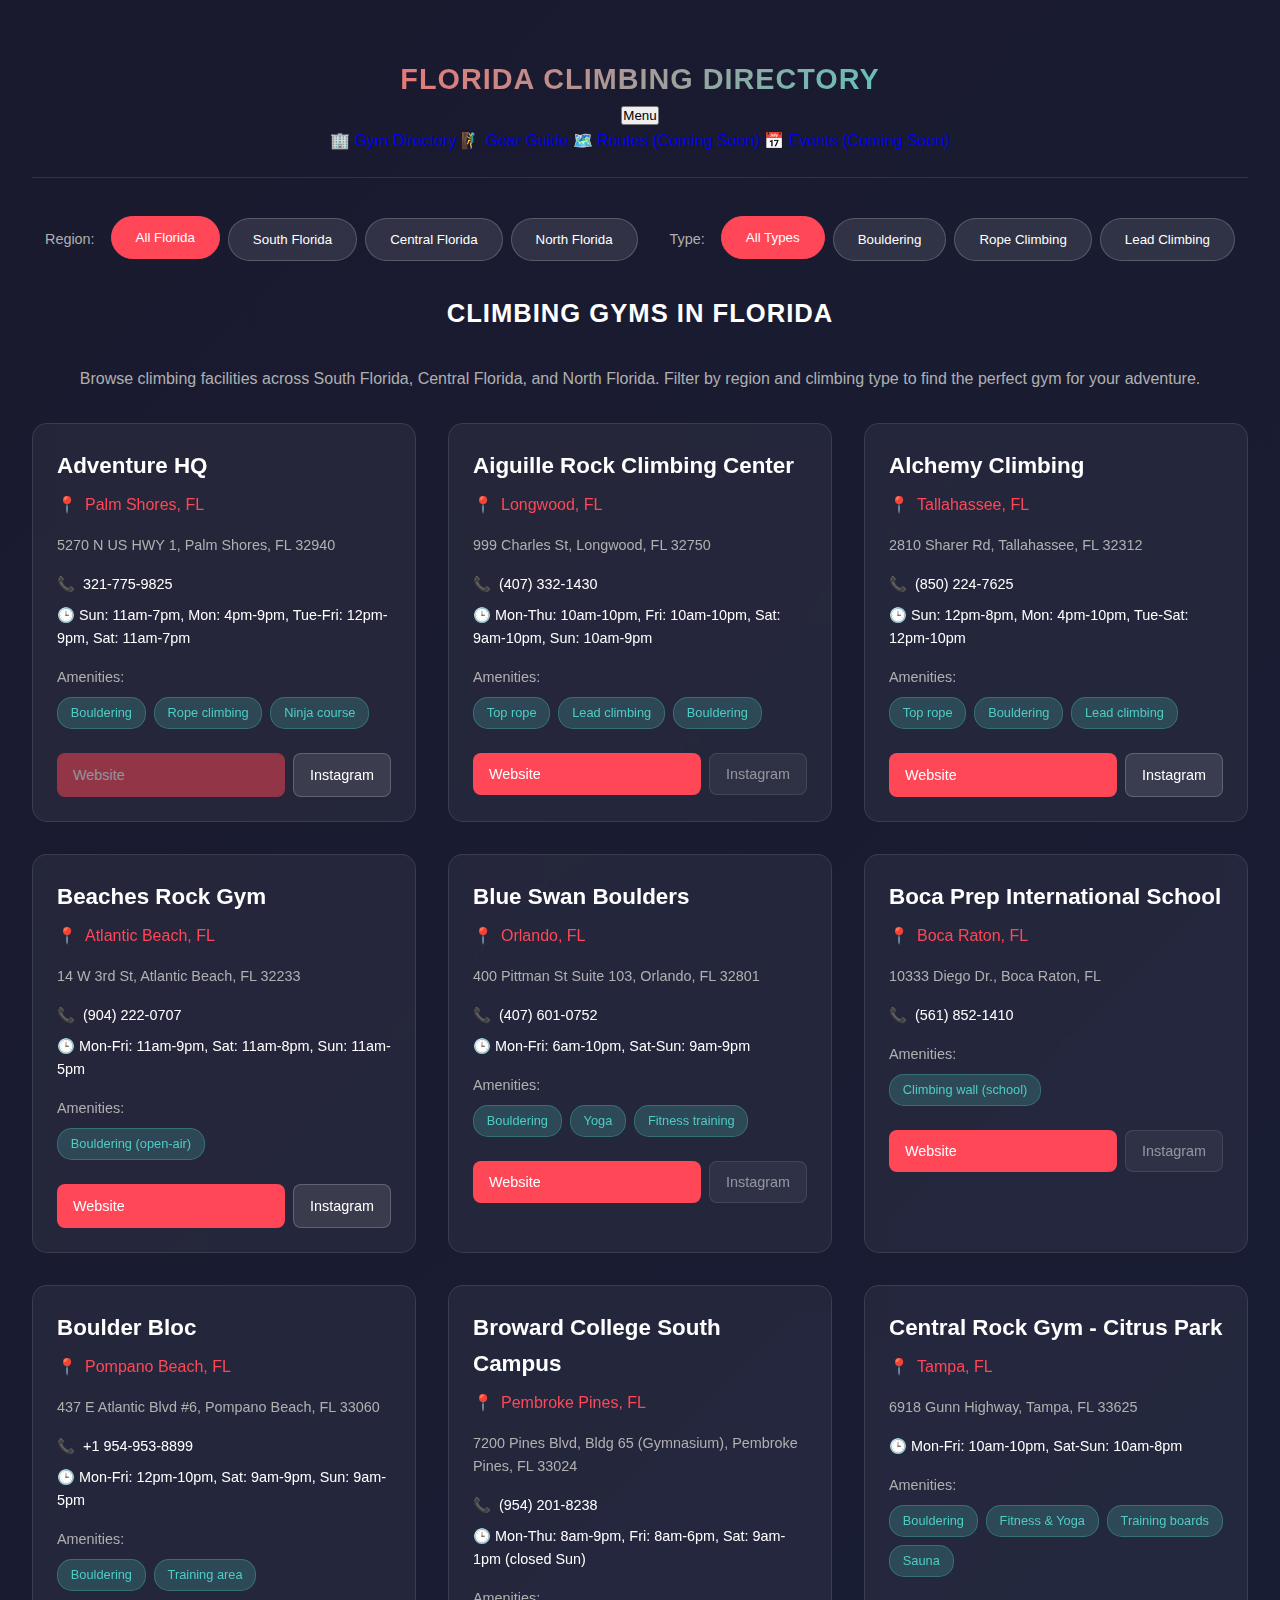
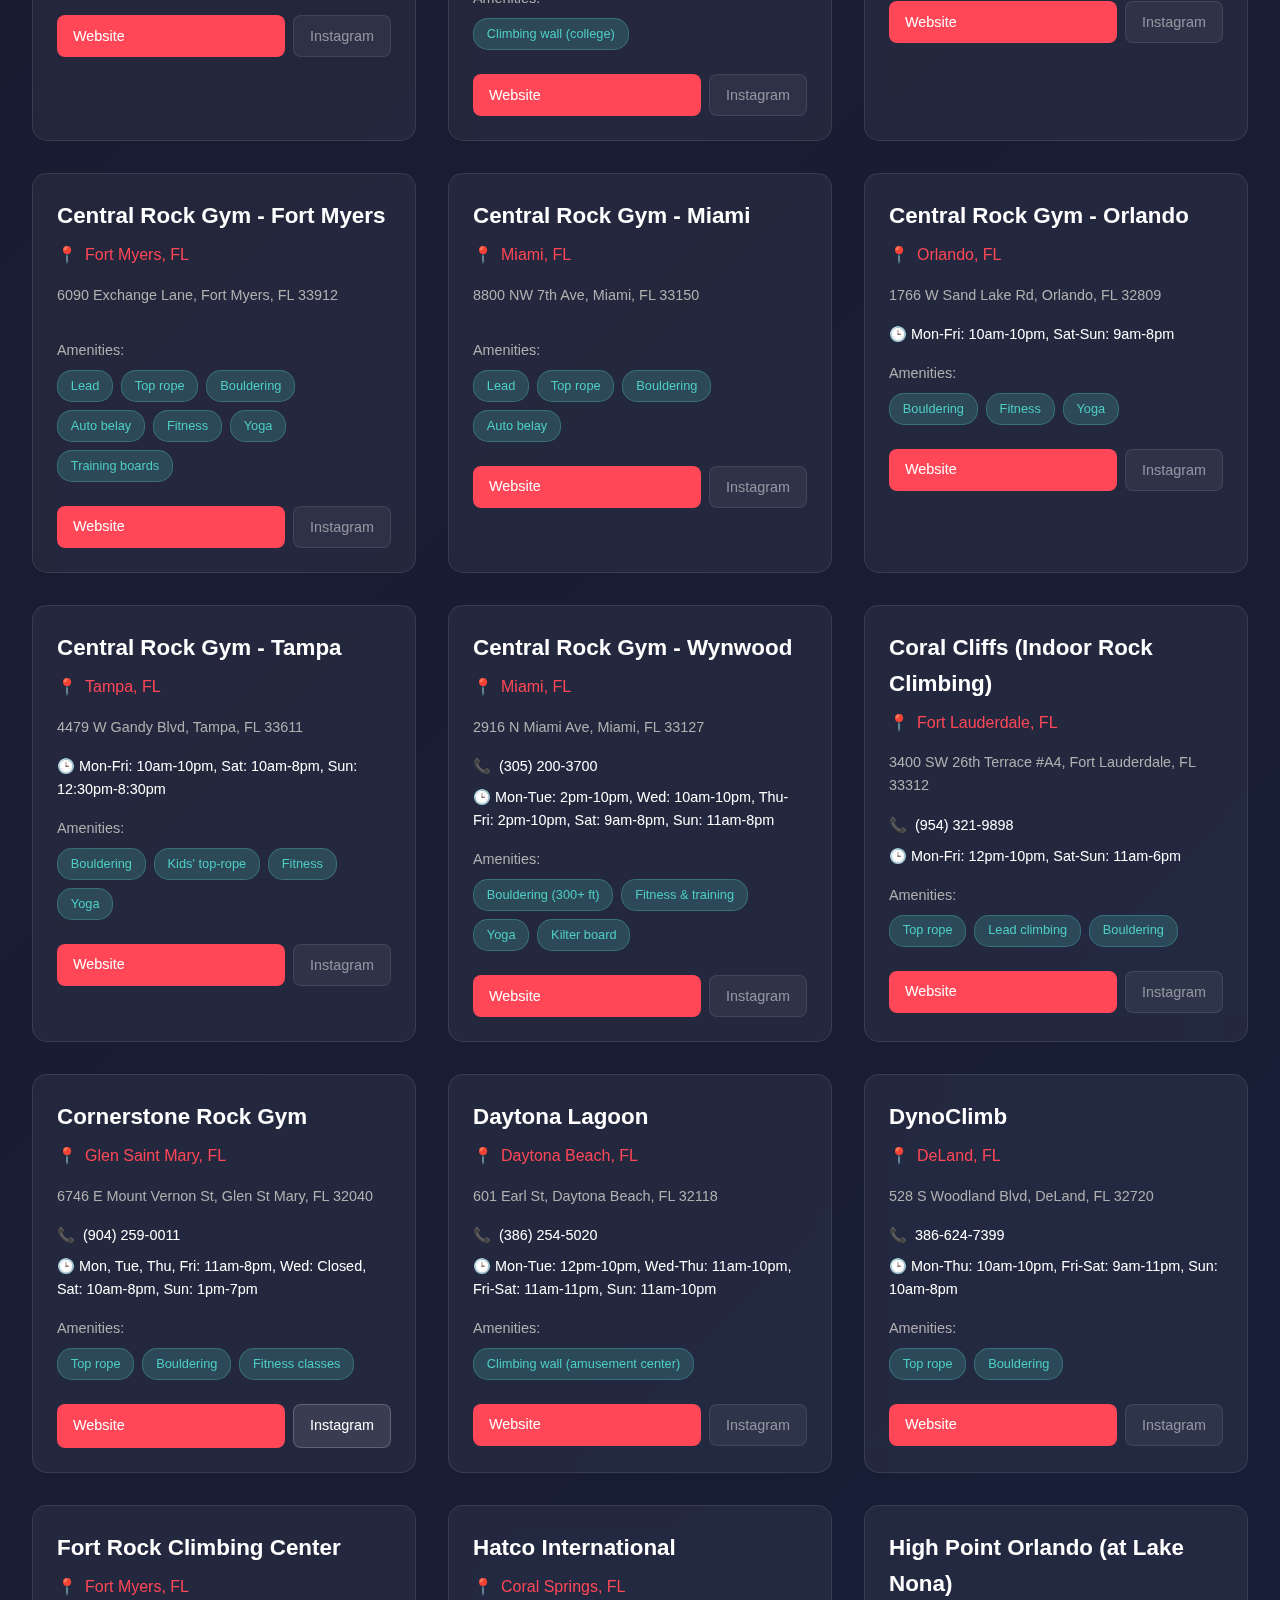
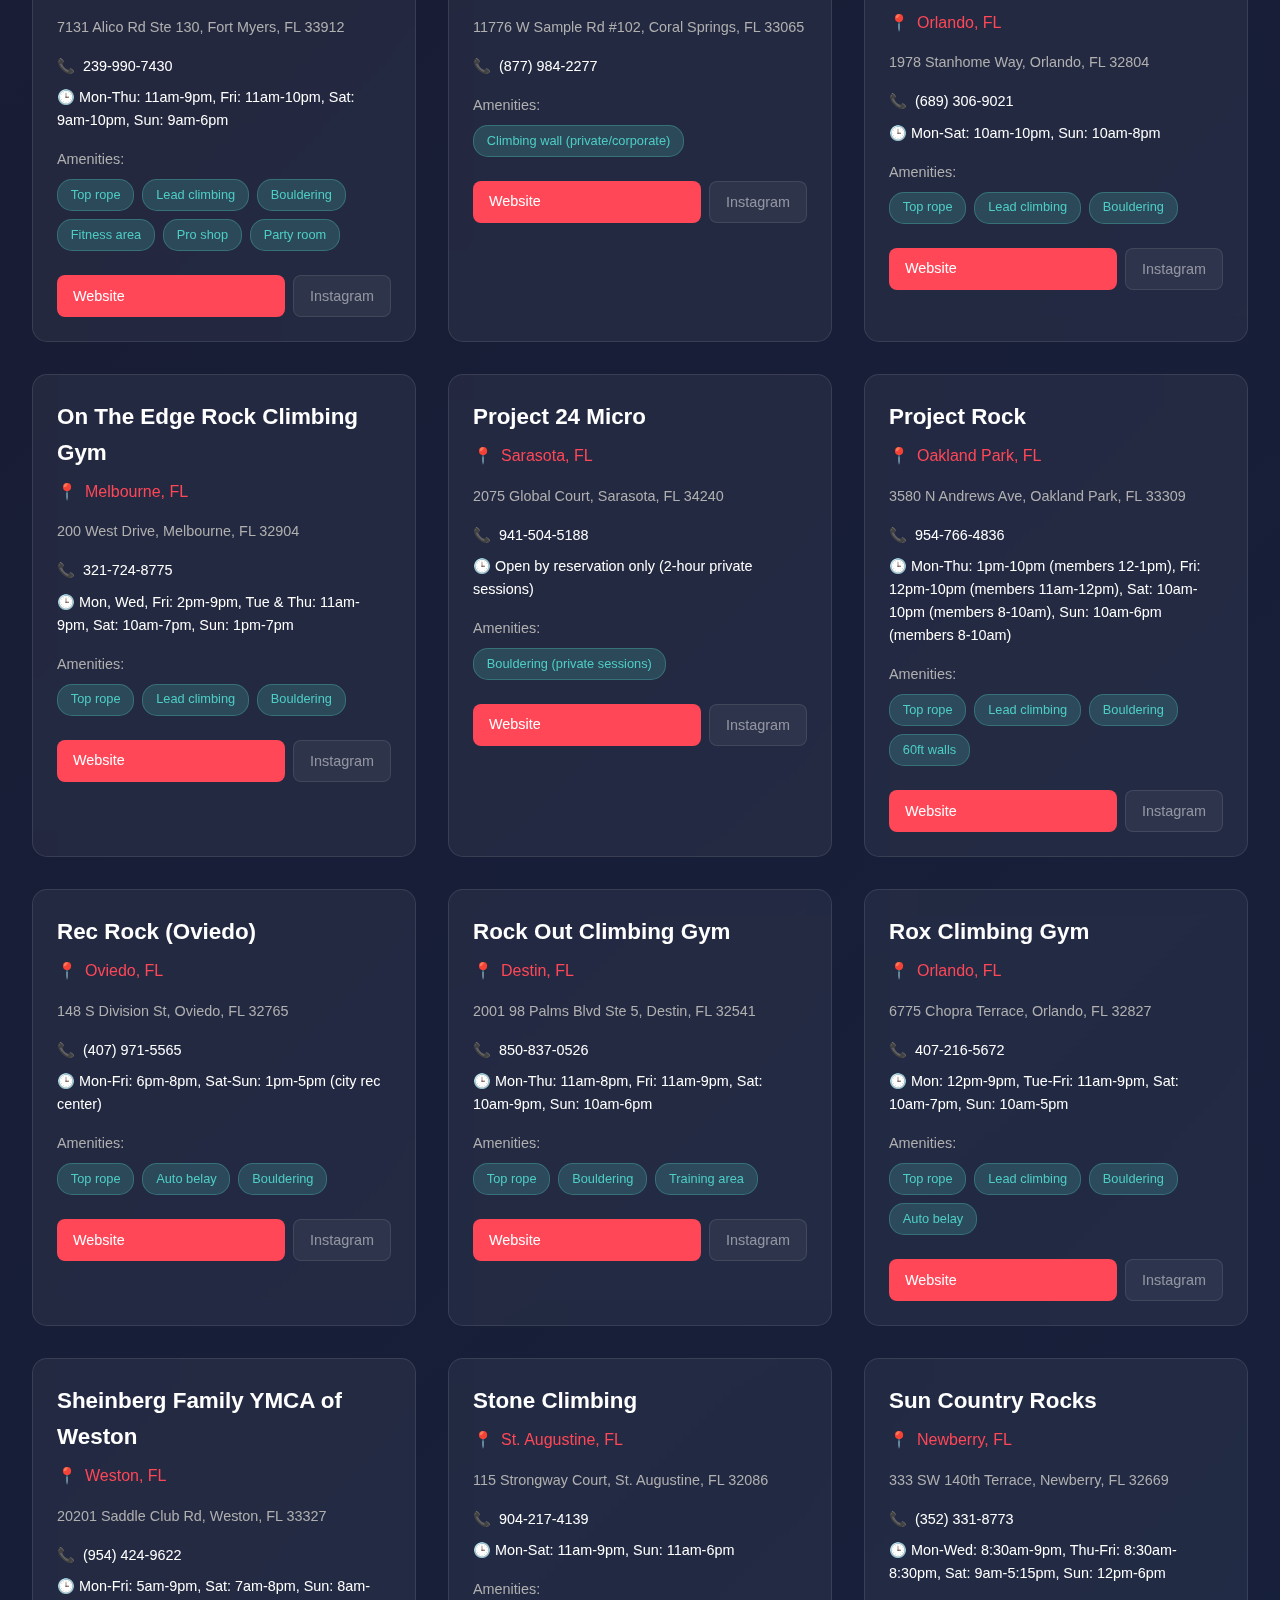
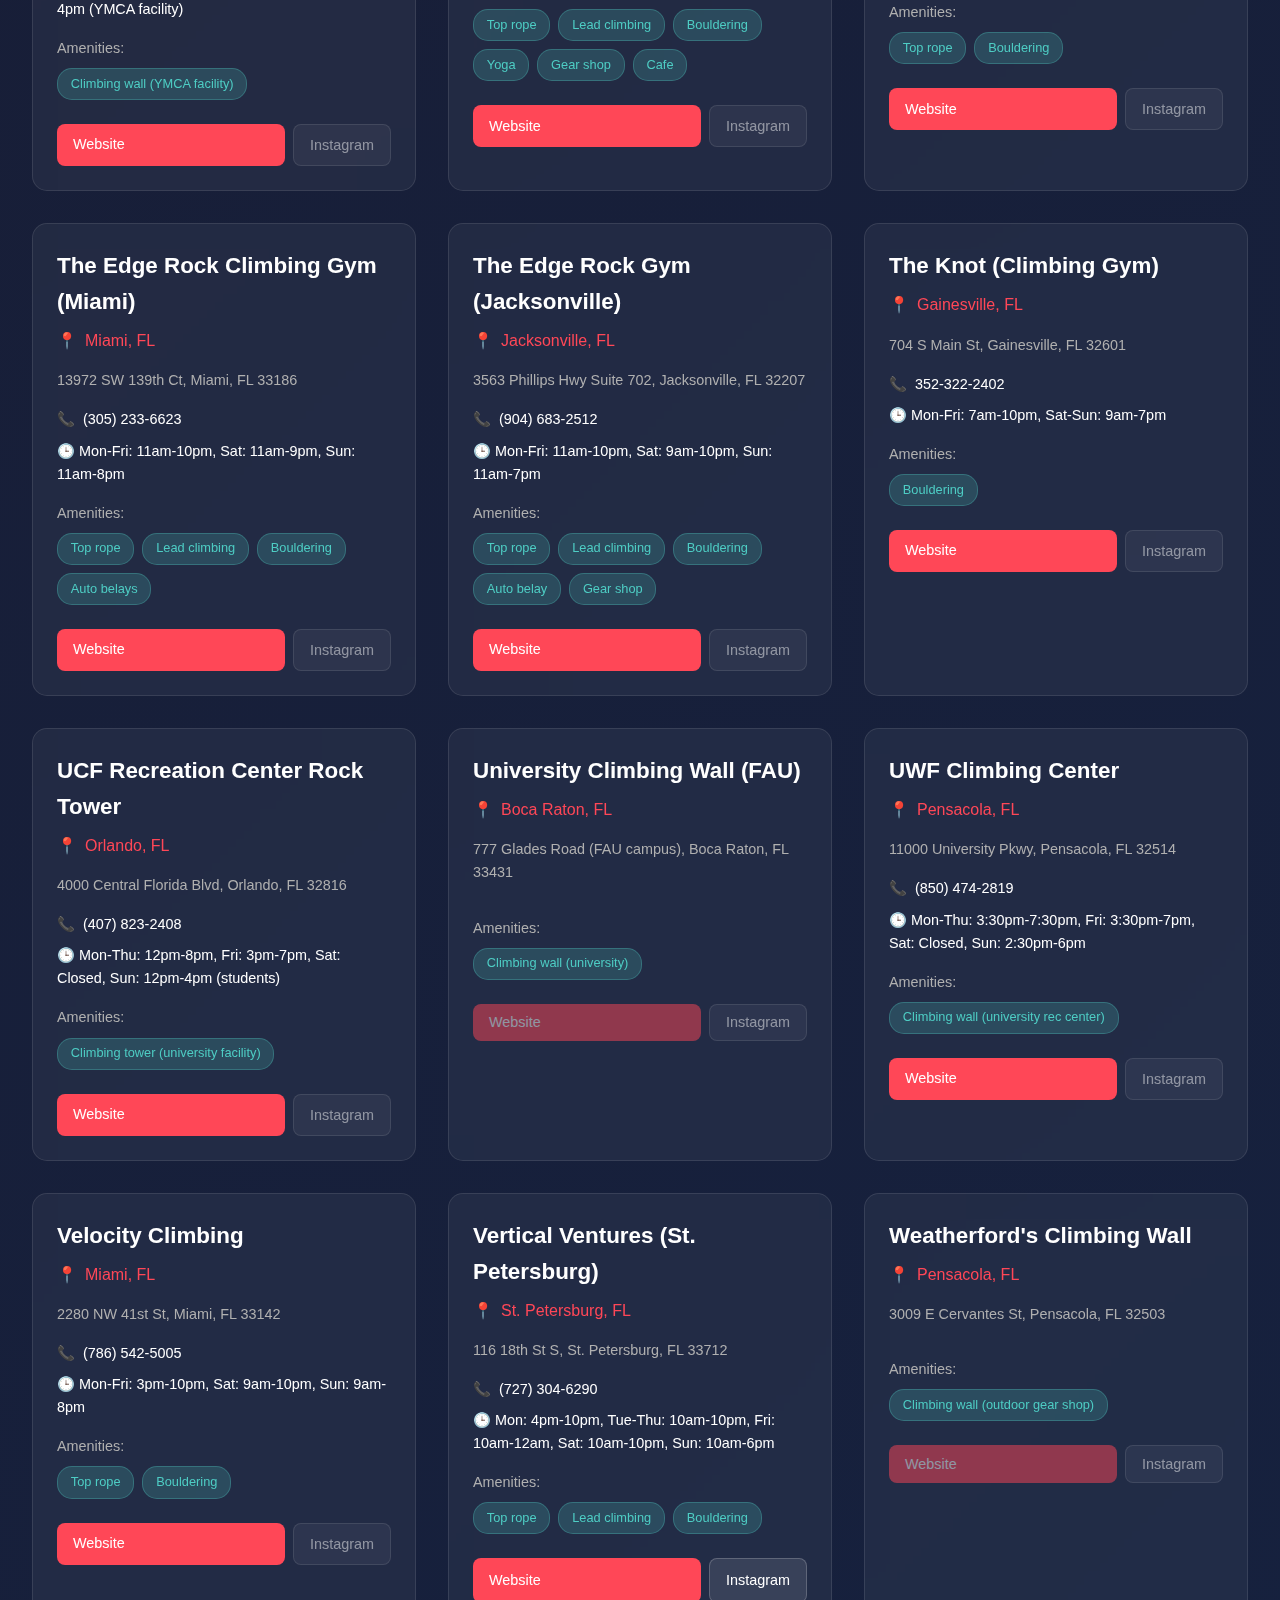
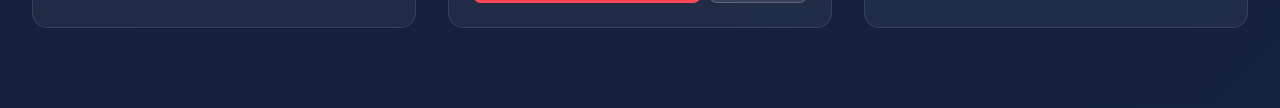
<file: index.html>
<!DOCTYPE html>
<html lang="en">
<head>
    <meta charset="UTF-8">
    <meta name="viewport" content="width=device-width, initial-scale=1.0">
    <title>Florida Climbing Gyms Directory | Rock Climbing & Bouldering Centers</title>
    <meta name="description" content="Complete directory of climbing gyms in Florida. Find rock climbing, bouldering, and lead climbing facilities in Miami, Orlando, Tampa, Jacksonville, Tallahassee, and throughout South, Central, and North Florida.">
    <meta name="keywords" content="Florida climbing gyms, rock climbing Florida, bouldering gyms Florida, climbing centers Miami, Orlando climbing, Tampa rock climbing, Jacksonville bouldering, climbing directory Florida">
    <meta name="author" content="Florida Climbing Scene">
    
    <!-- Open Graph / Facebook -->
    <meta property="og:type" content="website">
    <meta property="og:url" content="https://floridaclimbingscene.com/">
    <meta property="og:title" content="Florida Climbing Gyms Directory | Rock Climbing & Bouldering Centers">
    <meta property="og:description" content="Complete directory of climbing gyms in Florida. Find rock climbing, bouldering, and lead climbing facilities throughout the state.">
    <meta property="og:site_name" content="Florida Climbing Scene">
    
    <!-- Twitter -->
    <meta property="twitter:card" content="summary_large_image">
    <meta property="twitter:url" content="https://floridaclimbingscene.com/">
    <meta property="twitter:title" content="Florida Climbing Gyms Directory">
    <meta property="twitter:description" content="Complete directory of climbing gyms in Florida. Find rock climbing, bouldering, and lead climbing facilities throughout the state.">
    
    <!-- Canonical URL -->
    <link rel="canonical" href="https://floridaclimbingscene.com/">
    
    <!-- Schema.org structured data -->
    <script type="application/ld+json">
    {
      "@context": "https://schema.org",
      "@type": "WebSite",
      "name": "Florida Climbing Scene",
      "url": "https://floridaclimbingscene.com",
      "description": "Complete directory of climbing gyms and facilities throughout Florida",
      "potentialAction": {
        "@type": "SearchAction",
        "target": "https://floridaclimbingscene.com/?search={search_term_string}",
        "query-input": "required name=search_term_string"
      }
    }
    </script>
    
    <!-- Google tag (gtag.js) -->
    <script async src="https://www.googletagmanager.com/gtag/js?id=G-NQ9JL63TB4"></script>
    <script>
      window.dataLayer = window.dataLayer || [];
      function gtag(){dataLayer.push(arguments);}
      gtag('js', new Date());

      gtag('config', 'G-NQ9JL63TB4');
    </script>
    
    <!-- Affiliate verification -->
    <script type="text/javascript" src="http://classic.avantlink.com/affiliate_app_confirm.php?mode=js&authResponse=fddfb7668529d1974d0fa7b728914ef6d7a23dcd"></script>
    
    <link rel="stylesheet" href="styles.css">
</head>
<body>
    <div class="container">
        <nav class="main-nav">
            <div class="nav-content">
                <h1>FLORIDA CLIMBING DIRECTORY</h1>
                <div class="nav-menu">
                    <button class="menu-toggle" id="menuToggle">
                        <span class="menu-icon">
                            <span></span>
                            <span></span>
                            <span></span>
                        </span>
                        <span class="menu-text">Menu</span>
                    </button>
                    <div class="menu-dropdown" id="menuDropdown">
                        <a href="index.html" class="menu-item active">🏢 Gym Directory</a>
                        <a href="gear-guide.html" class="menu-item">🧗‍♂️ Gear Guide</a>
                        <a href="#" class="menu-item disabled">🗺️ Routes (Coming Soon)</a>
                        <a href="#" class="menu-item disabled">📅 Events (Coming Soon)</a>
                    </div>
                </div>
            </div>
        </nav>

        <nav class="filter-nav">
            <div class="filter-group">
                <label class="filter-label">Region:</label>
                <button class="filter-btn region-btn active" data-region="all">All Florida</button>
                <button class="filter-btn region-btn" data-region="south">South Florida</button>
                <button class="filter-btn region-btn" data-region="central">Central Florida</button>
                <button class="filter-btn region-btn" data-region="north">North Florida</button>
            </div>
            <div class="filter-group">
                <label class="filter-label">Type:</label>
                <button class="filter-btn type-btn active" data-filter="all">All Types</button>
                <button class="filter-btn type-btn" data-filter="bouldering">Bouldering</button>
                <button class="filter-btn type-btn" data-filter="rope">Rope Climbing</button>
                <button class="filter-btn type-btn" data-filter="lead">Lead Climbing</button>
            </div>
        </nav>

        <main>
            <h2>CLIMBING GYMS IN FLORIDA</h2>
            <p style="text-align: center; color: #b0b0b0; margin-bottom: 2rem;">Browse climbing facilities across South Florida, Central Florida, and North Florida. Filter by region and climbing type to find the perfect gym for your adventure.</p>
            <div class="gym-grid" id="gymGrid">
                <!-- Gym cards will be populated by JavaScript -->
            </div>
        </main>
    </div>

    <script src="script.js"></script>
</body>
</html>
</file>
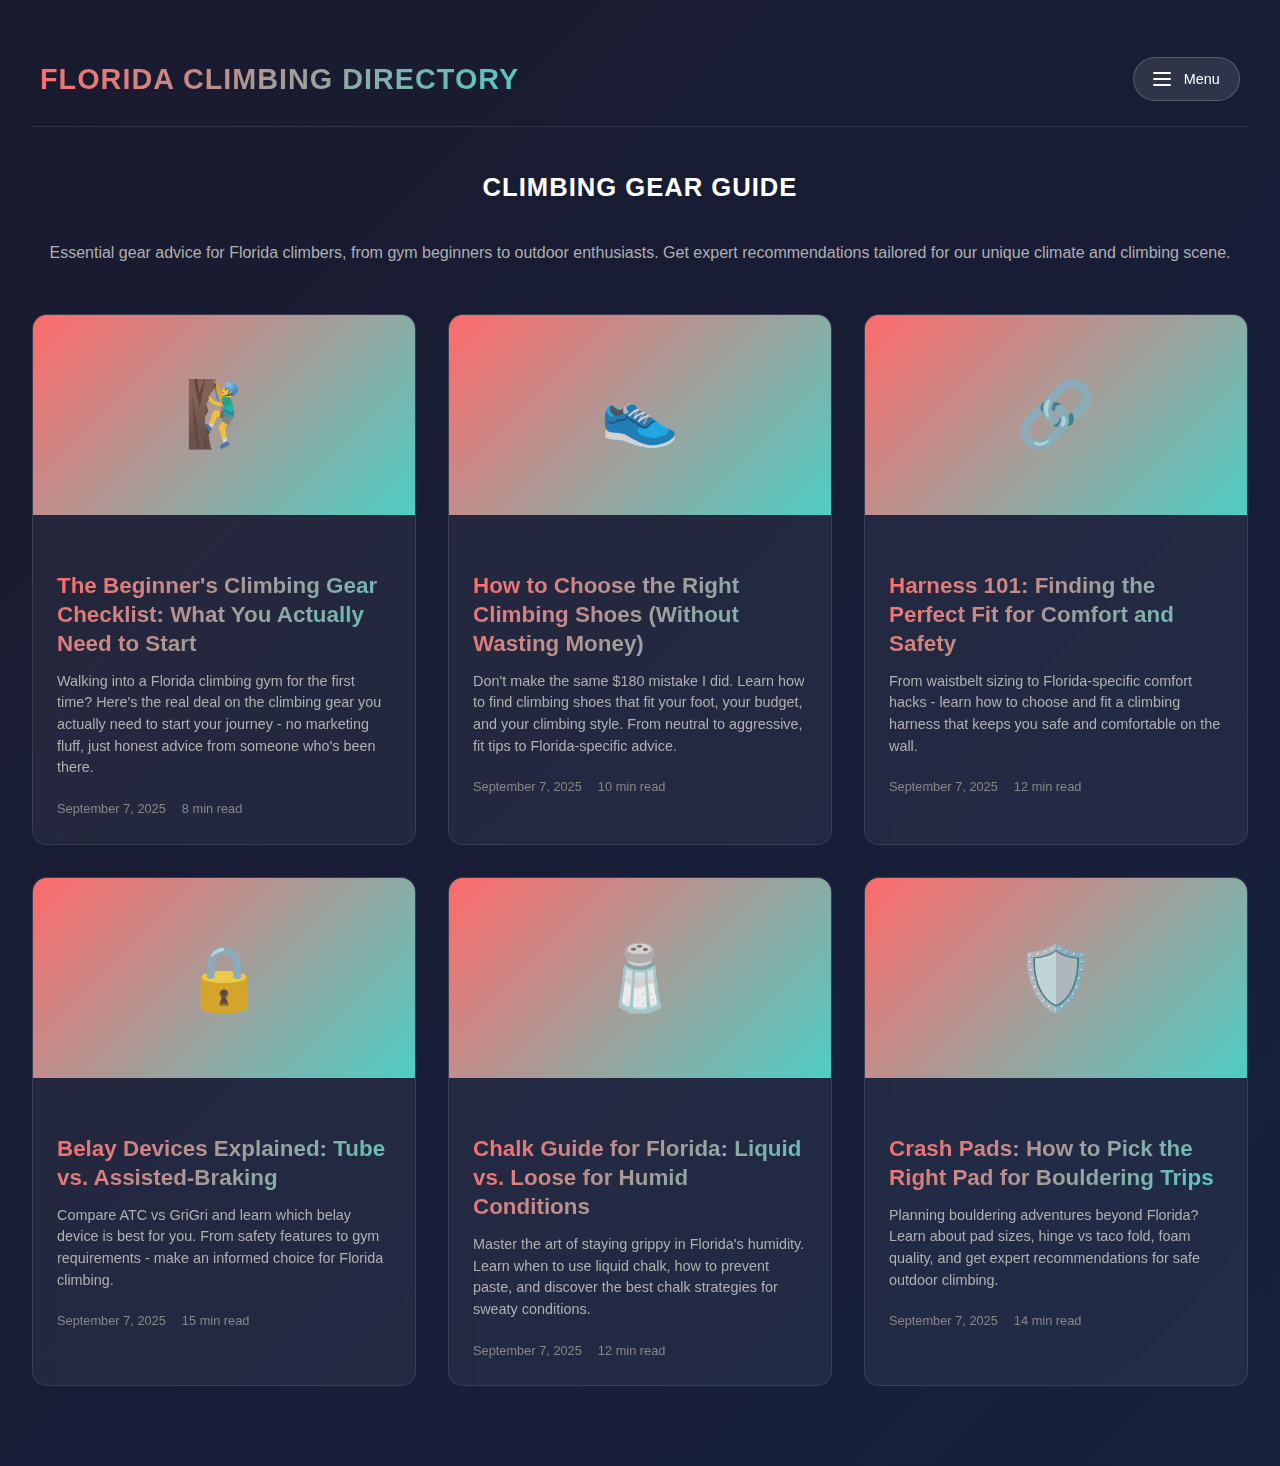
<file: gear-guide.html>
<!DOCTYPE html>
<html lang="en">
<head>
    <meta charset="UTF-8">
    <meta name="viewport" content="width=device-width, initial-scale=1.0">
    <title>Florida Climbing Gear Guide 2025 | Expert Equipment Reviews & Advice</title>
    <meta name="description" content="Complete climbing gear guides for Florida climbers. Expert reviews and advice on shoes, harnesses, belay devices, chalk, and more. Updated for 2025 with latest recommendations.">
    <meta name="keywords" content="climbing gear guide, Florida climbing, climbing equipment reviews, beginner climbing gear, climbing shoes guide, harness guide, climbing gear 2025">
    <meta name="author" content="Florida Climbing Scene">
    
    <!-- Open Graph / Facebook -->
    <meta property="og:type" content="website">
    <meta property="og:url" content="https://floridaclimbingscene.com/gear-guide">
    <meta property="og:title" content="Florida Climbing Gear Guide 2025 | Expert Equipment Reviews & Advice">
    <meta property="og:description" content="Complete climbing gear guides for Florida climbers with expert advice and recommendations tailored for our unique climate and climbing scene.">
    <meta property="og:image" content="https://floridaclimbingscene.com/images/florida-climbing-gear-guide.jpg">
    <meta property="og:site_name" content="Florida Climbing Scene">
    
    <!-- Twitter Card -->
    <meta name="twitter:card" content="summary_large_image">
    <meta name="twitter:title" content="Florida Climbing Gear Guide 2025">
    <meta name="twitter:description" content="Complete climbing gear guides for Florida climbers with expert advice and recommendations.">
    <meta name="twitter:image" content="https://floridaclimbingscene.com/images/florida-climbing-gear-guide.jpg">
    
    <link rel="canonical" href="https://floridaclimbingscene.com/gear-guide">
    
    <!-- Structured Data for Blog Collection -->
    <script type="application/ld+json">
    {
      "@context": "https://schema.org",
      "@type": "Blog",
      "name": "Florida Climbing Gear Guide",
      "description": "Complete climbing gear guides for Florida climbers with expert advice and recommendations",
      "url": "https://floridaclimbingscene.com/gear-guide",
      "publisher": {
        "@type": "Organization",
        "name": "Florida Climbing Scene",
        "logo": {
          "@type": "ImageObject",
          "url": "https://floridaclimbingscene.com/logo.png"
        }
      },
      "inLanguage": "en-US"
    }
    </script>
    
    <!-- Google tag (gtag.js) -->
    <script async src="https://www.googletagmanager.com/gtag/js?id=G-NQ9JL63TB4"></script>
    <script>
      window.dataLayer = window.dataLayer || [];
      function gtag(){dataLayer.push(arguments);}
      gtag('js', new Date());

      gtag('config', 'G-NQ9JL63TB4');
    </script>
    <link rel="stylesheet" href="styles.css">
    <link rel="stylesheet" href="blog-styles.css">
</head>
<body>
    <div class="container">
        <nav class="main-nav">
            <div class="nav-content">
                <h1><a href="index.html" class="nav-logo">FLORIDA CLIMBING DIRECTORY</a></h1>
                <div class="nav-menu">
                    <button class="menu-toggle" id="menuToggle">
                        <span class="menu-icon">
                            <span></span>
                            <span></span>
                            <span></span>
                        </span>
                        <span class="menu-text">Menu</span>
                    </button>
                    <div class="menu-dropdown" id="menuDropdown">
                        <a href="index.html" class="menu-item">🏢 Gym Directory</a>
                        <a href="gear-guide.html" class="menu-item active">🧗‍♂️ Gear Guide</a>
                        <a href="#" class="menu-item disabled">🗺️ Routes (Coming Soon)</a>
                        <a href="#" class="menu-item disabled">📅 Events (Coming Soon)</a>
                    </div>
                </div>
            </div>
        </nav>

        <main>
            <div class="gear-guide-header">
                <h2>CLIMBING GEAR GUIDE</h2>
                <p style="text-align: center; color: #b0b0b0; margin-bottom: 3rem;">Essential gear advice for Florida climbers, from gym beginners to outdoor enthusiasts. Get expert recommendations tailored for our unique climate and climbing scene.</p>
            </div>
            
            <div class="blog-grid">
                <article class="blog-card" onclick="openBlogPost('beginners-checklist')">
                    <div class="blog-image">
                        <div class="blog-image-placeholder">🧗‍♂️</div>
                    </div>
                    <div class="blog-content">
                        <h3>The Beginner's Climbing Gear Checklist: What You Actually Need to Start</h3>
                        <p class="blog-excerpt">Walking into a Florida climbing gym for the first time? Here's the real deal on the climbing gear you actually need to start your journey - no marketing fluff, just honest advice from someone who's been there.</p>
                        <div class="blog-meta">
                            <span class="blog-date">September 7, 2025</span>
                            <span class="blog-read-time">8 min read</span>
                        </div>
                    </div>
                </article>

                <!-- Second blog post - Climbing Shoes -->
                <article class="blog-card" onclick="openBlogPost('climbing-shoes-guide')">
                    <div class="blog-image">
                        <div class="blog-image-placeholder">👟</div>
                    </div>
                    <div class="blog-content">
                        <h3>How to Choose the Right Climbing Shoes (Without Wasting Money)</h3>
                        <p class="blog-excerpt">Don't make the same $180 mistake I did. Learn how to find climbing shoes that fit your foot, your budget, and your climbing style. From neutral to aggressive, fit tips to Florida-specific advice.</p>
                        <div class="blog-meta">
                            <span class="blog-date">September 7, 2025</span>
                            <span class="blog-read-time">10 min read</span>
                        </div>
                    </div>
                </article>

                <!-- Third blog post - Harness Guide -->
                <article class="blog-card" onclick="openBlogPost('harness-guide')">
                    <div class="blog-image">
                        <div class="blog-image-placeholder">🔗</div>
                    </div>
                    <div class="blog-content">
                        <h3>Harness 101: Finding the Perfect Fit for Comfort and Safety</h3>
                        <p class="blog-excerpt">From waistbelt sizing to Florida-specific comfort hacks - learn how to choose and fit a climbing harness that keeps you safe and comfortable on the wall.</p>
                        <div class="blog-meta">
                            <span class="blog-date">September 7, 2025</span>
                            <span class="blog-read-time">12 min read</span>
                        </div>
                    </div>
                </article>

                <!-- Fourth blog post - Belay Devices -->
                <article class="blog-card" onclick="openBlogPost('belay-devices-guide')">
                    <div class="blog-image">
                        <div class="blog-image-placeholder">🔒</div>
                    </div>
                    <div class="blog-content">
                        <h3>Belay Devices Explained: Tube vs. Assisted-Braking</h3>
                        <p class="blog-excerpt">Compare ATC vs GriGri and learn which belay device is best for you. From safety features to gym requirements - make an informed choice for Florida climbing.</p>
                        <div class="blog-meta">
                            <span class="blog-date">September 7, 2025</span>
                            <span class="blog-read-time">15 min read</span>
                        </div>
                    </div>
                </article>

                <!-- Fifth blog post - Chalk Guide -->
                <article class="blog-card" onclick="openBlogPost('chalk-guide-florida')">
                    <div class="blog-image">
                        <div class="blog-image-placeholder">🧂</div>
                    </div>
                    <div class="blog-content">
                        <h3>Chalk Guide for Florida: Liquid vs. Loose for Humid Conditions</h3>
                        <p class="blog-excerpt">Master the art of staying grippy in Florida's humidity. Learn when to use liquid chalk, how to prevent paste, and discover the best chalk strategies for sweaty conditions.</p>
                        <div class="blog-meta">
                            <span class="blog-date">September 7, 2025</span>
                            <span class="blog-read-time">12 min read</span>
                        </div>
                    </div>
                </article>

                <!-- Sixth blog post - Crash Pads -->
                <article class="blog-card" onclick="openBlogPost('crash-pads-guide')">
                    <div class="blog-image">
                        <div class="blog-image-placeholder">🛡️</div>
                    </div>
                    <div class="blog-content">
                        <h3>Crash Pads: How to Pick the Right Pad for Bouldering Trips</h3>
                        <p class="blog-excerpt">Planning bouldering adventures beyond Florida? Learn about pad sizes, hinge vs taco fold, foam quality, and get expert recommendations for safe outdoor climbing.</p>
                        <div class="blog-meta">
                            <span class="blog-date">September 7, 2025</span>
                            <span class="blog-read-time">14 min read</span>
                        </div>
                    </div>
                </article>
            </div>
        </main>
    </div>

    <script>
        // Menu toggle functionality
        const menuToggle = document.getElementById('menuToggle');
        const menuDropdown = document.getElementById('menuDropdown');

        menuToggle.addEventListener('click', () => {
            menuDropdown.classList.toggle('active');
            menuToggle.classList.toggle('active');
        });

        // Close menu when clicking outside
        document.addEventListener('click', (e) => {
            if (!menuToggle.contains(e.target) && !menuDropdown.contains(e.target)) {
                menuDropdown.classList.remove('active');
                menuToggle.classList.remove('active');
            }
        });

        // Function to open blog posts
        function openBlogPost(postId) {
            const validPosts = [
                'beginners-checklist', 
                'climbing-shoes-guide', 
                'harness-guide', 
                'belay-devices-guide', 
                'chalk-guide-florida', 
                'crash-pads-guide'
            ];
            
            if (validPosts.includes(postId)) {
                window.location.href = `gear-guide/${postId}.html`;
            }
        }
    </script>
</body>
</html>
</file>
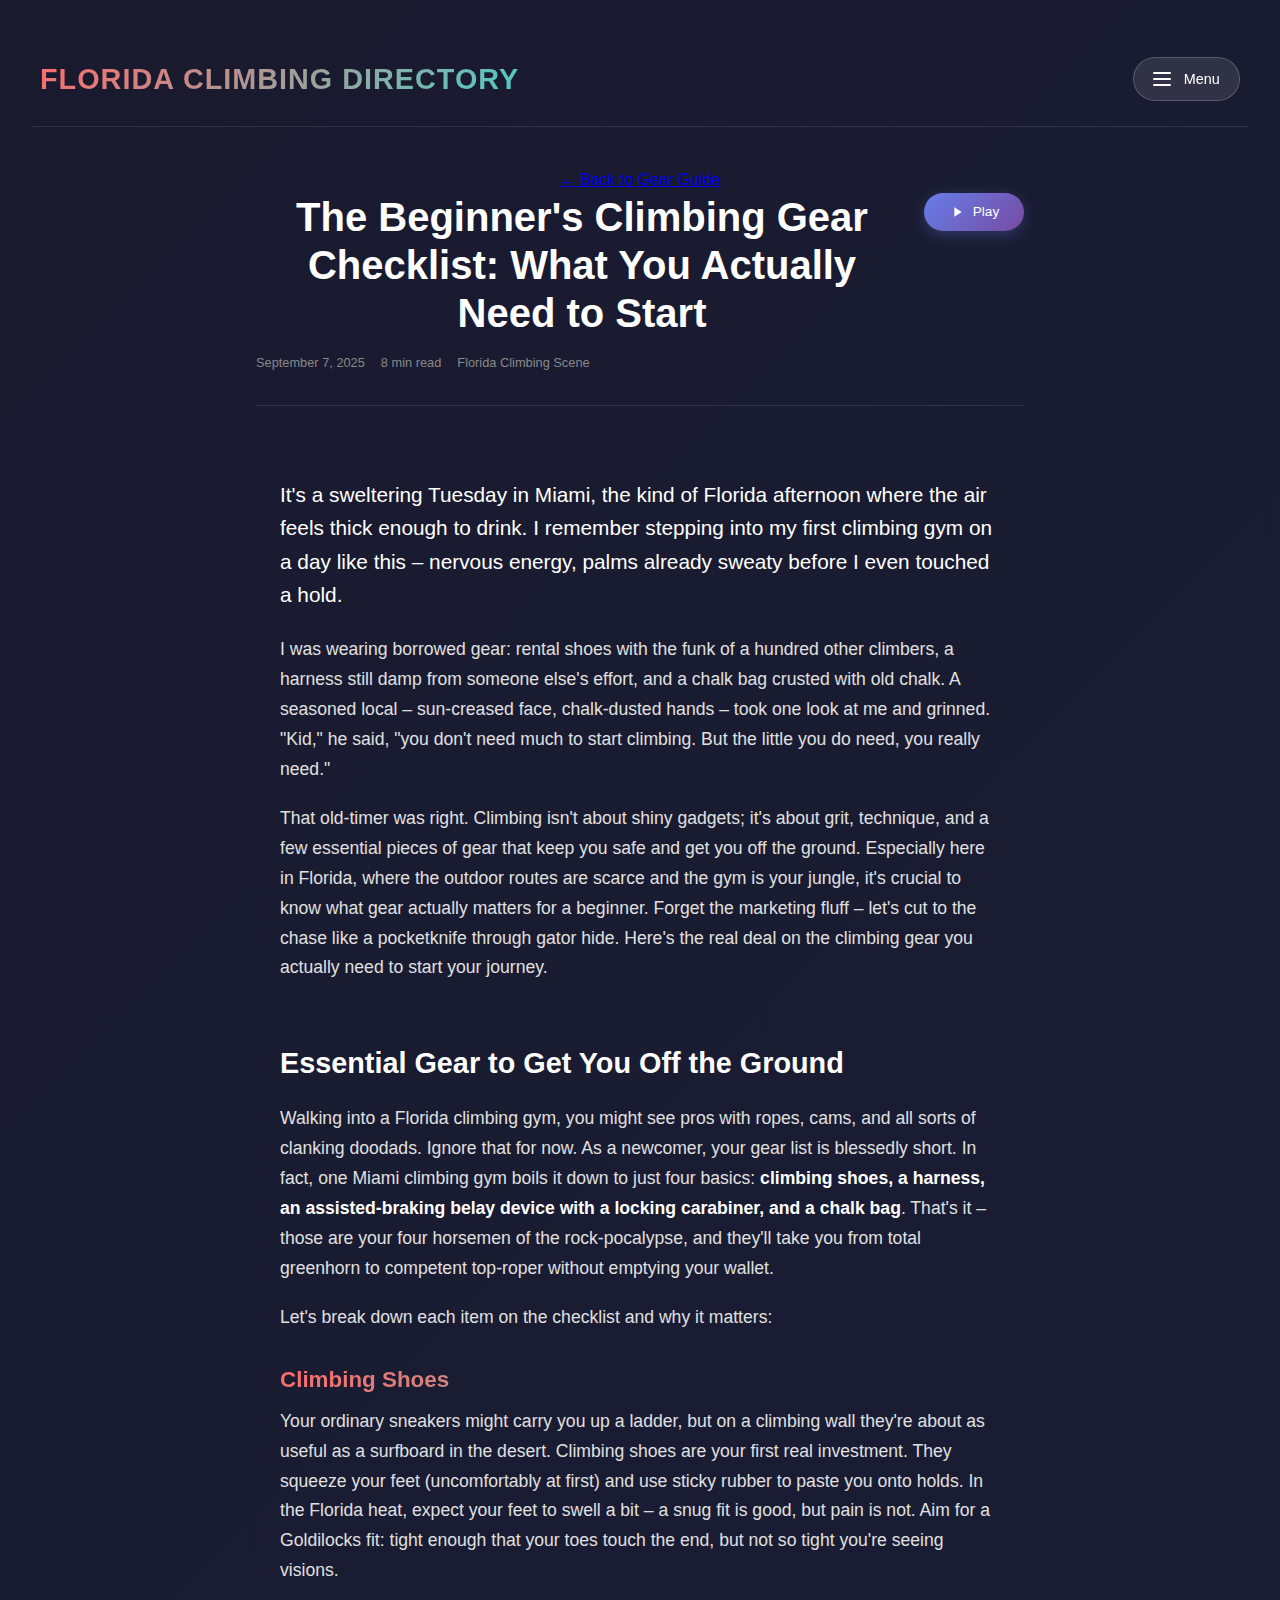
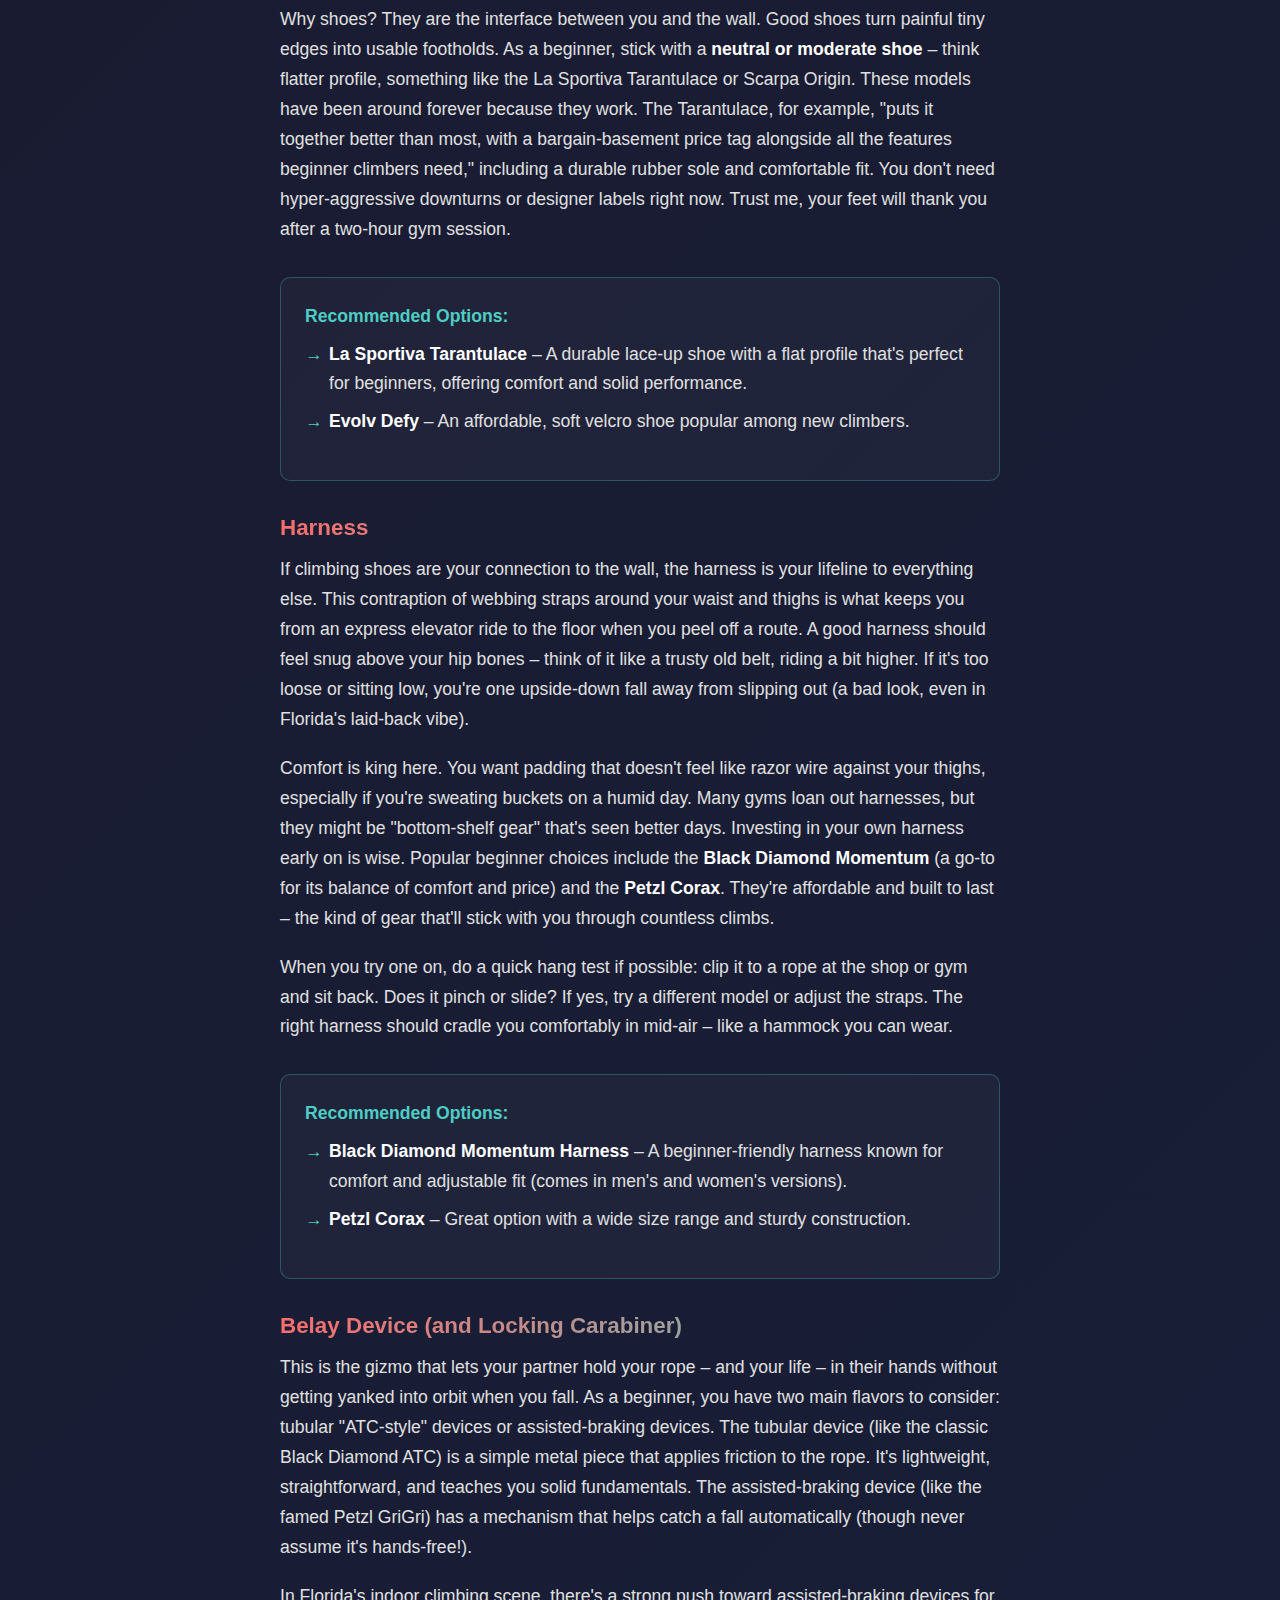
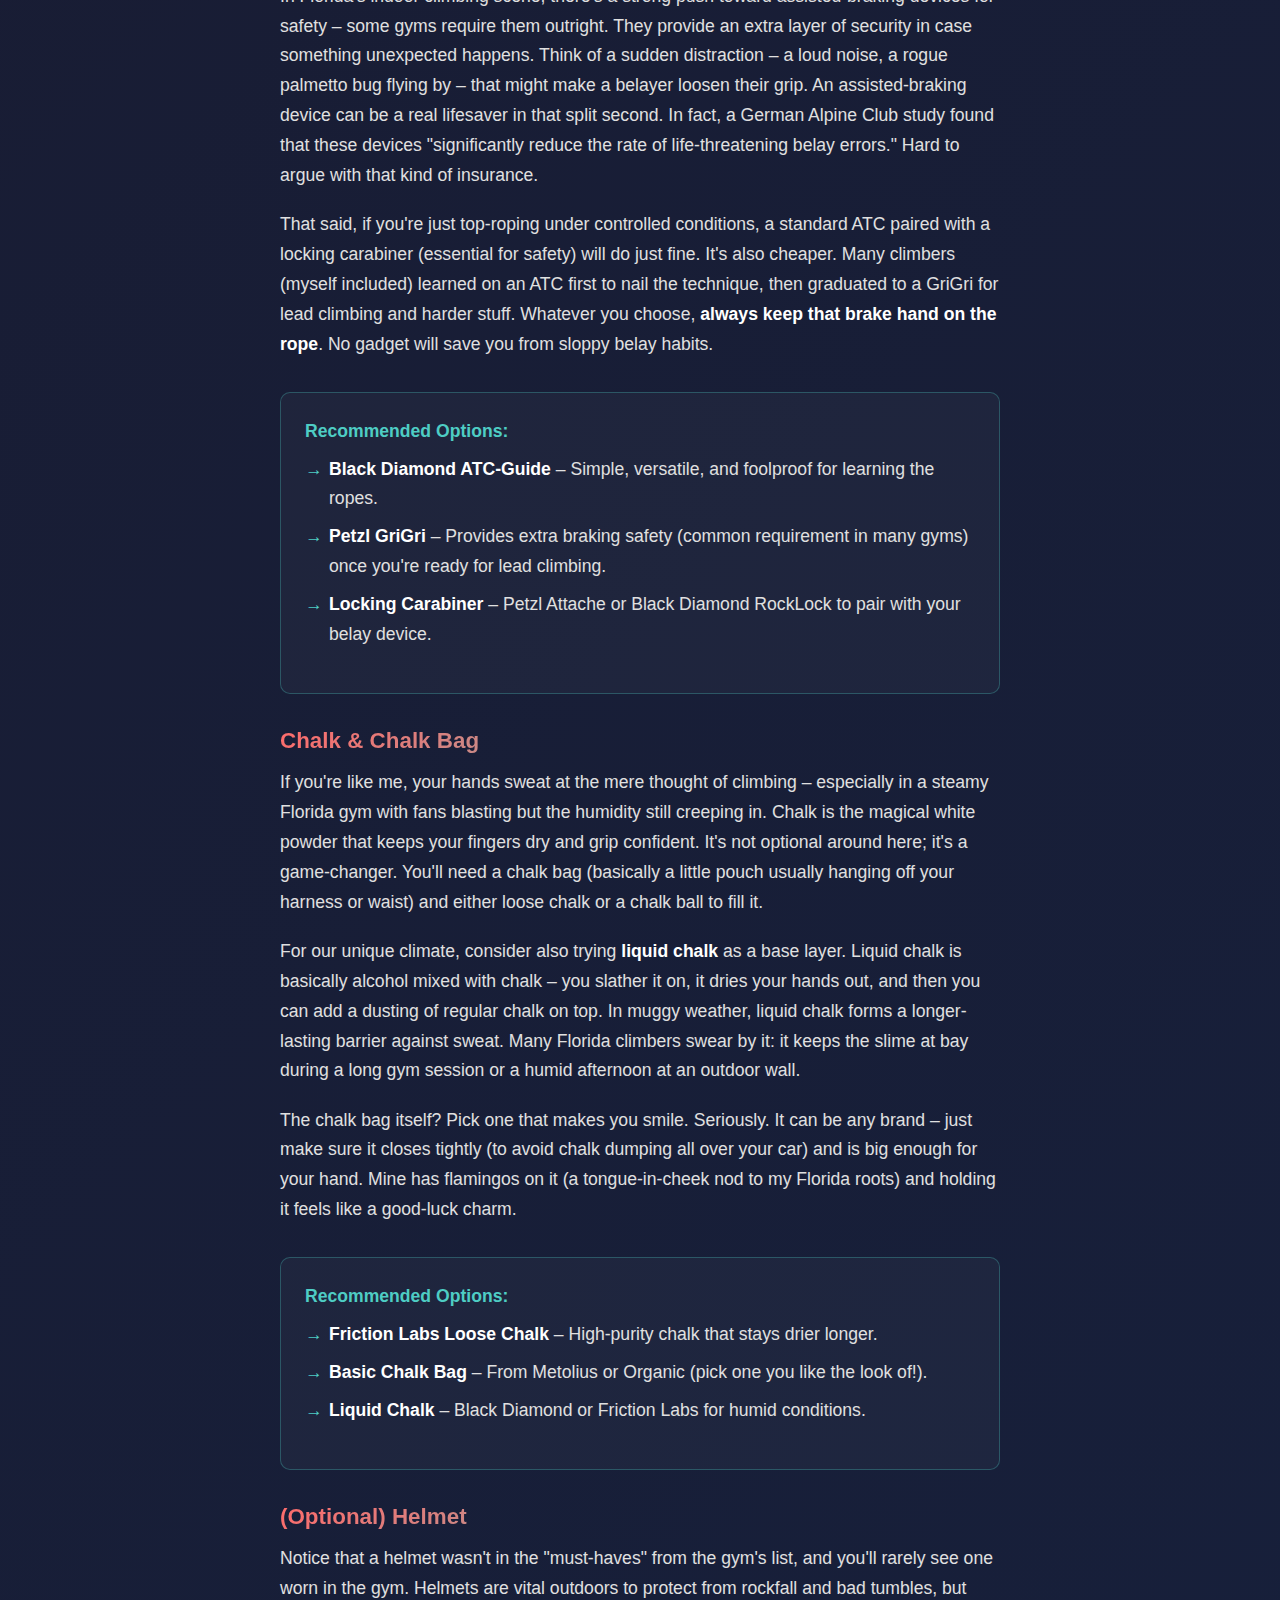
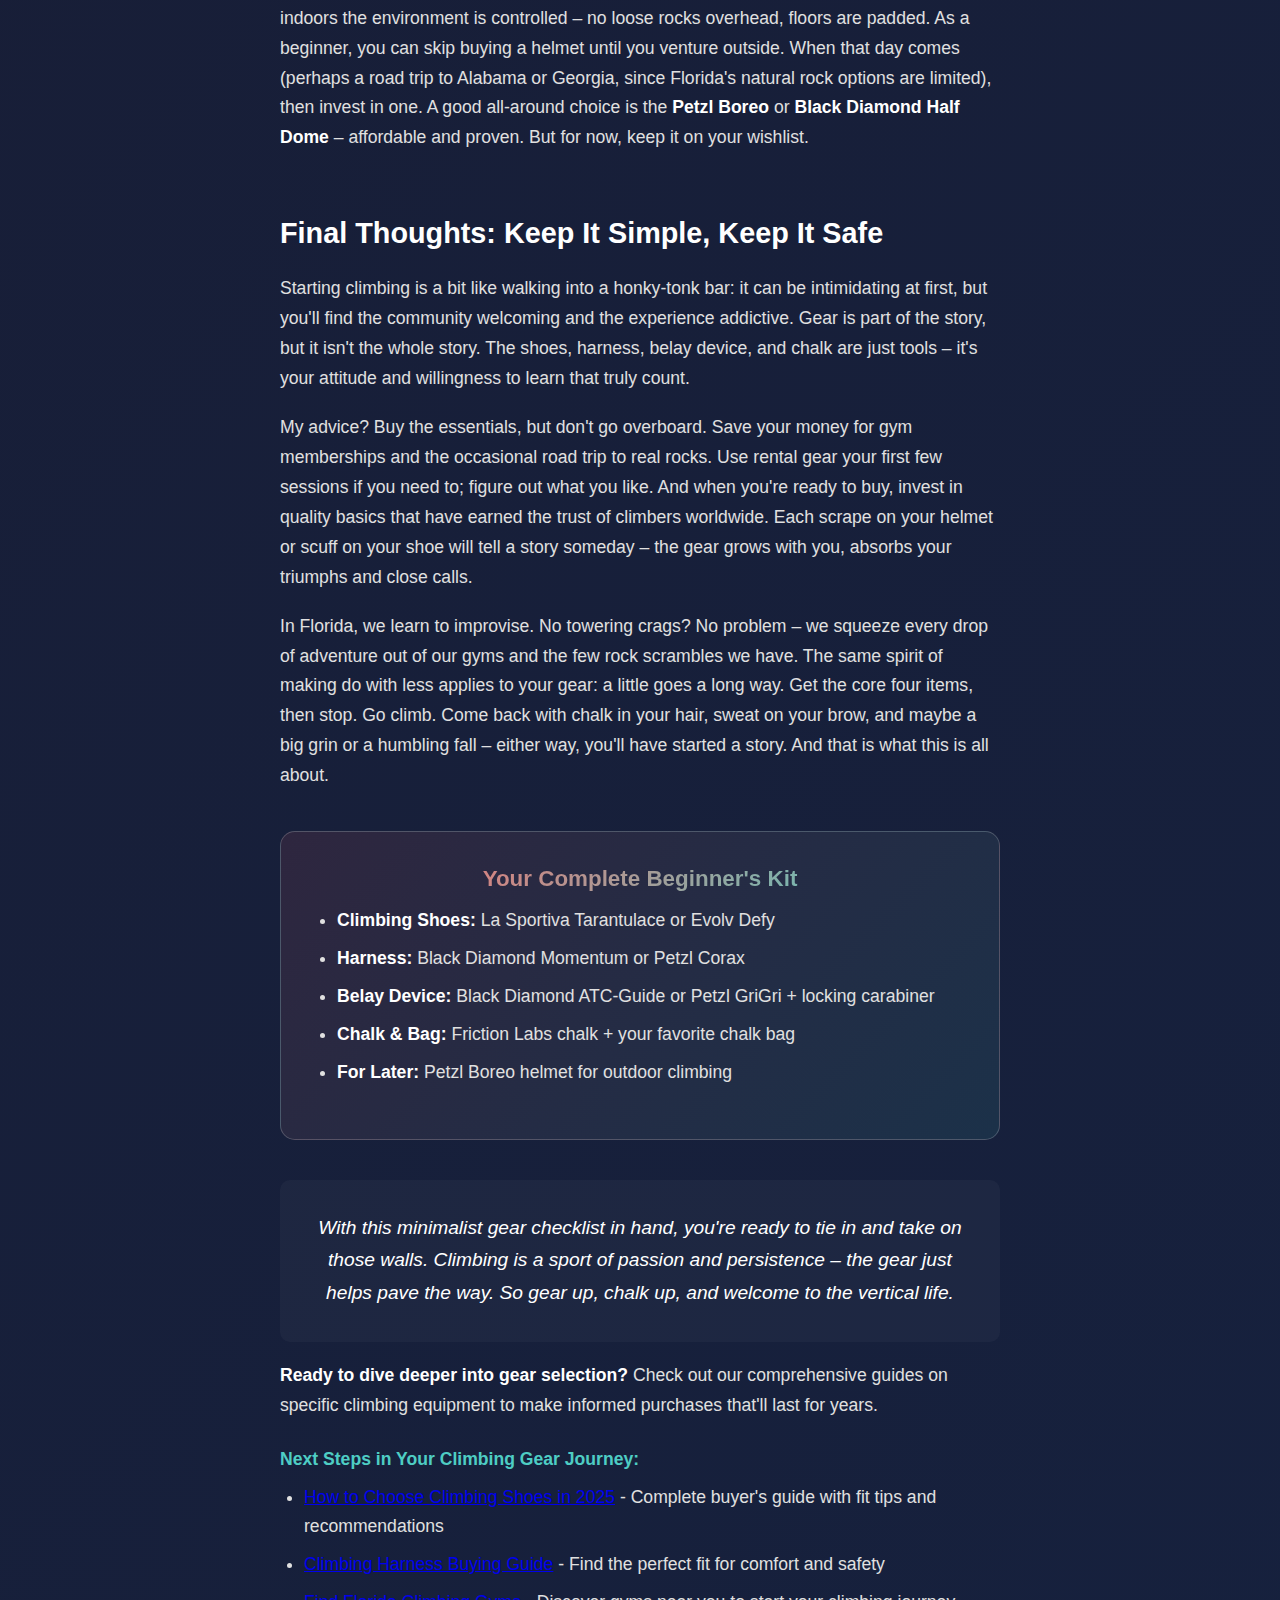
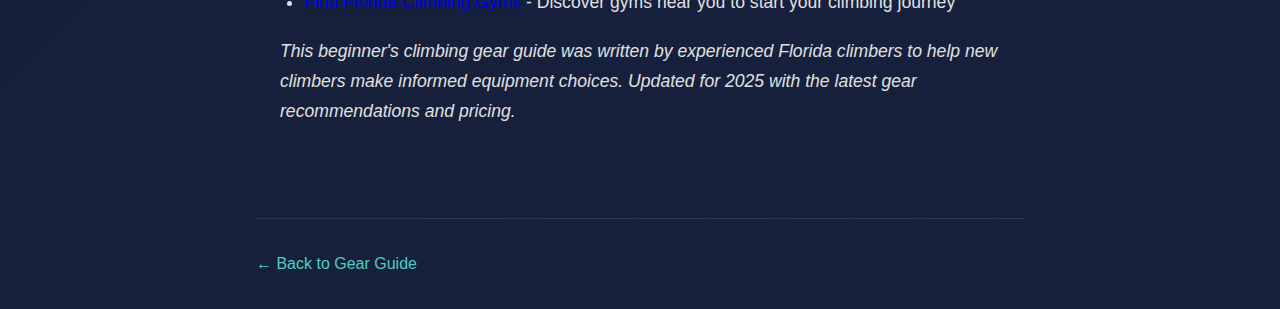
<file: gear-guide/beginners-checklist.html>
<!DOCTYPE html>
<html lang="en">
<head>
    <meta charset="UTF-8">
    <meta name="viewport" content="width=device-width, initial-scale=1.0">
    <title>Essential Climbing Gear for Beginners in Florida | Complete 2025 Guide</title>
    <meta name="description" content="Complete beginner's guide to climbing gear for Florida climbers. Learn what climbing equipment you actually need to start - shoes, harness, chalk, and more. Expert advice for 2025.">
    <meta name="keywords" content="beginner climbing gear, Florida climbing, climbing equipment checklist, new climber gear, climbing shoes, harness, chalk bag, belay device, climbing gear guide 2025">
    <meta name="author" content="Florida Climbing Scene">
    
    <!-- Open Graph / Facebook -->
    <meta property="og:type" content="article">
    <meta property="og:url" content="https://floridaclimbingscene.com/gear-guide/beginners-checklist">
    <meta property="og:title" content="Essential Climbing Gear for Beginners in Florida | Complete 2025 Guide">
    <meta property="og:description" content="Complete beginner's guide to climbing gear for Florida climbers. Learn what equipment you actually need to start climbing - no marketing fluff, just honest advice.">
    <meta property="og:image" content="https://floridaclimbingscene.com/images/beginners-climbing-gear.jpg">
    <meta property="og:site_name" content="Florida Climbing Scene">
    
    <!-- Twitter Card -->
    <meta name="twitter:card" content="summary_large_image">
    <meta name="twitter:title" content="Essential Climbing Gear for Beginners in Florida">
    <meta name="twitter:description" content="Complete beginner's guide to climbing gear for Florida climbers. Learn what equipment you actually need to start climbing.">
    <meta name="twitter:image" content="https://floridaclimbingscene.com/images/beginners-climbing-gear.jpg">
    
    <!-- Article specific -->
    <meta property="article:published_time" content="2025-09-07T00:00:00-04:00">
    <meta property="article:modified_time" content="2025-09-07T00:00:00-04:00">
    <meta property="article:author" content="Florida Climbing Scene">
    <meta property="article:section" content="Climbing Gear">
    <meta property="article:tag" content="beginner climbing">
    <meta property="article:tag" content="climbing gear">
    <meta property="article:tag" content="Florida climbing">
    
    <link rel="canonical" href="https://floridaclimbingscene.com/gear-guide/beginners-checklist">
    
    <!-- Structured Data -->
    <script type="application/ld+json">
    {
      "@context": "https://schema.org",
      "@type": "Article",
      "headline": "Essential Climbing Gear for Beginners in Florida | Complete 2025 Guide",
      "description": "Complete beginner's guide to climbing gear for Florida climbers. Learn what equipment you actually need to start climbing - no marketing fluff, just honest advice.",
      "author": {
        "@type": "Organization",
        "name": "Florida Climbing Scene"
      },
      "publisher": {
        "@type": "Organization",
        "name": "Florida Climbing Scene",
        "logo": {
          "@type": "ImageObject",
          "url": "https://floridaclimbingscene.com/logo.png"
        }
      },
      "datePublished": "2025-09-07",
      "dateModified": "2025-09-07",
      "mainEntityOfPage": {
        "@type": "WebPage",
        "@id": "https://floridaclimbingscene.com/gear-guide/beginners-checklist"
      },
      "image": "https://floridaclimbingscene.com/images/beginners-climbing-gear.jpg",
      "articleSection": "Climbing Gear",
      "keywords": ["beginner climbing gear", "Florida climbing", "climbing equipment", "new climber", "climbing shoes", "harness", "chalk bag"],
      "wordCount": "2500",
      "inLanguage": "en-US"
    }
    </script>
    
    <!-- Google tag (gtag.js) -->
    <script async src="https://www.googletagmanager.com/gtag/js?id=G-NQ9JL63TB4"></script>
    <script>
      window.dataLayer = window.dataLayer || [];
      function gtag(){dataLayer.push(arguments);}
      gtag('js', new Date());

      gtag('config', 'G-NQ9JL63TB4');
    </script>
    <link rel="stylesheet" href="../styles.css">
    <link rel="stylesheet" href="../blog-styles.css">
</head>
<body>
    <div class="container">
        <nav class="main-nav">
            <div class="nav-content">
                <h1><a href="../index.html" class="nav-logo">FLORIDA CLIMBING DIRECTORY</a></h1>
                <div class="nav-menu">
                    <button class="menu-toggle" id="menuToggle">
                        <span class="menu-icon">
                            <span></span>
                            <span></span>
                            <span></span>
                        </span>
                        <span class="menu-text">Menu</span>
                    </button>
                    <div class="menu-dropdown" id="menuDropdown">
                        <a href="../index.html" class="menu-item">🏢 Gym Directory</a>
                        <a href="../gear-guide.html" class="menu-item active">🧗‍♂️ Gear Guide</a>
                        <a href="#" class="menu-item disabled">🗺️ Routes (Coming Soon)</a>
                        <a href="#" class="menu-item disabled">📅 Events (Coming Soon)</a>
                    </div>
                </div>
            </div>
        </nav>

        <article class="blog-post">
            <header class="blog-header">
                <div class="blog-breadcrumbs">
                    <a href="../gear-guide.html">← Back to Gear Guide</a>
                </div>
                <div class="blog-title-row">
                    <h1>The Beginner's Climbing Gear Checklist: What You Actually Need to Start</h1>
                    <div class="audio-controls">
                        <button class="audio-play-btn" id="audioPlayBtn" title="Listen to this article">
                            <svg class="play-icon" viewBox="0 0 24 24" fill="currentColor">
                                <path d="M8 5v14l11-7z"/>
                            </svg>
                            <svg class="pause-icon" viewBox="0 0 24 24" fill="currentColor" style="display: none;">
                                <path d="M6 19h4V5H6v14zm8-14v14h4V5h-4z"/>
                            </svg>
                            <span class="audio-status">Play</span>
                        </button>
                    </div>
                </div>
                <div class="blog-meta">
                    <span class="blog-date">September 7, 2025</span>
                    <span class="blog-read-time">8 min read</span>
                    <span class="blog-author">Florida Climbing Scene</span>
                </div>
            </header>

            <div class="blog-content">
                <p class="lead">It's a sweltering Tuesday in Miami, the kind of Florida afternoon where the air feels thick enough to drink. I remember stepping into my first climbing gym on a day like this – nervous energy, palms already sweaty before I even touched a hold.</p>

                <p>I was wearing borrowed gear: rental shoes with the funk of a hundred other climbers, a harness still damp from someone else's effort, and a chalk bag crusted with old chalk. A seasoned local – sun-creased face, chalk-dusted hands – took one look at me and grinned. "Kid," he said, "you don't need much to start climbing. But the little you do need, you really need."</p>

                <p>That old-timer was right. Climbing isn't about shiny gadgets; it's about grit, technique, and a few essential pieces of gear that keep you safe and get you off the ground. Especially here in Florida, where the outdoor routes are scarce and the gym is your jungle, it's crucial to know what gear actually matters for a beginner. Forget the marketing fluff – let's cut to the chase like a pocketknife through gator hide. Here's the real deal on the climbing gear you actually need to start your journey.</p>

                <h2>Essential Gear to Get You Off the Ground</h2>

                <p>Walking into a Florida climbing gym, you might see pros with ropes, cams, and all sorts of clanking doodads. Ignore that for now. As a newcomer, your gear list is blessedly short. In fact, one Miami climbing gym boils it down to just four basics: <strong>climbing shoes, a harness, an assisted-braking belay device with a locking carabiner, and a chalk bag</strong>. That's it – those are your four horsemen of the rock-pocalypse, and they'll take you from total greenhorn to competent top-roper without emptying your wallet.</p>

                <p>Let's break down each item on the checklist and why it matters:</p>

                <h3>Climbing Shoes</h3>

                <p>Your ordinary sneakers might carry you up a ladder, but on a climbing wall they're about as useful as a surfboard in the desert. Climbing shoes are your first real investment. They squeeze your feet (uncomfortably at first) and use sticky rubber to paste you onto holds. In the Florida heat, expect your feet to swell a bit – a snug fit is good, but pain is not. Aim for a Goldilocks fit: tight enough that your toes touch the end, but not so tight you're seeing visions.</p>

                <p>Why shoes? They are the interface between you and the wall. Good shoes turn painful tiny edges into usable footholds. As a beginner, stick with a <strong>neutral or moderate shoe</strong> – think flatter profile, something like the La Sportiva Tarantulace or Scarpa Origin. These models have been around forever because they work. The Tarantulace, for example, "puts it together better than most, with a bargain-basement price tag alongside all the features beginner climbers need," including a durable rubber sole and comfortable fit. You don't need hyper-aggressive downturns or designer labels right now. Trust me, your feet will thank you after a two-hour gym session.</p>

                <div class="gear-recommendation">
                    <h4>Recommended Options:</h4>
                    <ul>
                        <li><strong>La Sportiva Tarantulace</strong> – A durable lace-up shoe with a flat profile that's perfect for beginners, offering comfort and solid performance.</li>
                        <li><strong>Evolv Defy</strong> – An affordable, soft velcro shoe popular among new climbers.</li>
                    </ul>
                </div>

                <h3>Harness</h3>

                <p>If climbing shoes are your connection to the wall, the harness is your lifeline to everything else. This contraption of webbing straps around your waist and thighs is what keeps you from an express elevator ride to the floor when you peel off a route. A good harness should feel snug above your hip bones – think of it like a trusty old belt, riding a bit higher. If it's too loose or sitting low, you're one upside-down fall away from slipping out (a bad look, even in Florida's laid-back vibe).</p>

                <p>Comfort is king here. You want padding that doesn't feel like razor wire against your thighs, especially if you're sweating buckets on a humid day. Many gyms loan out harnesses, but they might be "bottom-shelf gear" that's seen better days. Investing in your own harness early on is wise. Popular beginner choices include the <strong>Black Diamond Momentum</strong> (a go-to for its balance of comfort and price) and the <strong>Petzl Corax</strong>. They're affordable and built to last – the kind of gear that'll stick with you through countless climbs.</p>

                <p>When you try one on, do a quick hang test if possible: clip it to a rope at the shop or gym and sit back. Does it pinch or slide? If yes, try a different model or adjust the straps. The right harness should cradle you comfortably in mid-air – like a hammock you can wear.</p>

                <div class="gear-recommendation">
                    <h4>Recommended Options:</h4>
                    <ul>
                        <li><strong>Black Diamond Momentum Harness</strong> – A beginner-friendly harness known for comfort and adjustable fit (comes in men's and women's versions).</li>
                        <li><strong>Petzl Corax</strong> – Great option with a wide size range and sturdy construction.</li>
                    </ul>
                </div>

                <h3>Belay Device (and Locking Carabiner)</h3>

                <p>This is the gizmo that lets your partner hold your rope – and your life – in their hands without getting yanked into orbit when you fall. As a beginner, you have two main flavors to consider: tubular "ATC-style" devices or assisted-braking devices. The tubular device (like the classic Black Diamond ATC) is a simple metal piece that applies friction to the rope. It's lightweight, straightforward, and teaches you solid fundamentals. The assisted-braking device (like the famed Petzl GriGri) has a mechanism that helps catch a fall automatically (though never assume it's hands-free!).</p>

                <p>In Florida's indoor climbing scene, there's a strong push toward assisted-braking devices for safety – some gyms require them outright. They provide an extra layer of security in case something unexpected happens. Think of a sudden distraction – a loud noise, a rogue palmetto bug flying by – that might make a belayer loosen their grip. An assisted-braking device can be a real lifesaver in that split second. In fact, a German Alpine Club study found that these devices "significantly reduce the rate of life-threatening belay errors." Hard to argue with that kind of insurance.</p>

                <p>That said, if you're just top-roping under controlled conditions, a standard ATC paired with a locking carabiner (essential for safety) will do just fine. It's also cheaper. Many climbers (myself included) learned on an ATC first to nail the technique, then graduated to a GriGri for lead climbing and harder stuff. Whatever you choose, <strong>always keep that brake hand on the rope</strong>. No gadget will save you from sloppy belay habits.</p>

                <div class="gear-recommendation">
                    <h4>Recommended Options:</h4>
                    <ul>
                        <li><strong>Black Diamond ATC-Guide</strong> – Simple, versatile, and foolproof for learning the ropes.</li>
                        <li><strong>Petzl GriGri</strong> – Provides extra braking safety (common requirement in many gyms) once you're ready for lead climbing.</li>
                        <li><strong>Locking Carabiner</strong> – Petzl Attache or Black Diamond RockLock to pair with your belay device.</li>
                    </ul>
                </div>

                <h3>Chalk & Chalk Bag</h3>

                <p>If you're like me, your hands sweat at the mere thought of climbing – especially in a steamy Florida gym with fans blasting but the humidity still creeping in. Chalk is the magical white powder that keeps your fingers dry and grip confident. It's not optional around here; it's a game-changer. You'll need a chalk bag (basically a little pouch usually hanging off your harness or waist) and either loose chalk or a chalk ball to fill it.</p>

                <p>For our unique climate, consider also trying <strong>liquid chalk</strong> as a base layer. Liquid chalk is basically alcohol mixed with chalk – you slather it on, it dries your hands out, and then you can add a dusting of regular chalk on top. In muggy weather, liquid chalk forms a longer-lasting barrier against sweat. Many Florida climbers swear by it: it keeps the slime at bay during a long gym session or a humid afternoon at an outdoor wall.</p>

                <p>The chalk bag itself? Pick one that makes you smile. Seriously. It can be any brand – just make sure it closes tightly (to avoid chalk dumping all over your car) and is big enough for your hand. Mine has flamingos on it (a tongue-in-cheek nod to my Florida roots) and holding it feels like a good-luck charm.</p>

                <div class="gear-recommendation">
                    <h4>Recommended Options:</h4>
                    <ul>
                        <li><strong>Friction Labs Loose Chalk</strong> – High-purity chalk that stays drier longer.</li>
                        <li><strong>Basic Chalk Bag</strong> – From Metolius or Organic (pick one you like the look of!).</li>
                        <li><strong>Liquid Chalk</strong> – Black Diamond or Friction Labs for humid conditions.</li>
                    </ul>
                </div>

                <h3>(Optional) Helmet</h3>

                <p>Notice that a helmet wasn't in the "must-haves" from the gym's list, and you'll rarely see one worn in the gym. Helmets are vital outdoors to protect from rockfall and bad tumbles, but indoors the environment is controlled – no loose rocks overhead, floors are padded. As a beginner, you can skip buying a helmet until you venture outside. When that day comes (perhaps a road trip to Alabama or Georgia, since Florida's natural rock options are limited), then invest in one. A good all-around choice is the <strong>Petzl Boreo</strong> or <strong>Black Diamond Half Dome</strong> – affordable and proven. But for now, keep it on your wishlist.</p>

                <h2>Final Thoughts: Keep It Simple, Keep It Safe</h2>

                <p>Starting climbing is a bit like walking into a honky-tonk bar: it can be intimidating at first, but you'll find the community welcoming and the experience addictive. Gear is part of the story, but it isn't the whole story. The shoes, harness, belay device, and chalk are just tools – it's your attitude and willingness to learn that truly count.</p>

                <p>My advice? Buy the essentials, but don't go overboard. Save your money for gym memberships and the occasional road trip to real rocks. Use rental gear your first few sessions if you need to; figure out what you like. And when you're ready to buy, invest in quality basics that have earned the trust of climbers worldwide. Each scrape on your helmet or scuff on your shoe will tell a story someday – the gear grows with you, absorbs your triumphs and close calls.</p>

                <p>In Florida, we learn to improvise. No towering crags? No problem – we squeeze every drop of adventure out of our gyms and the few rock scrambles we have. The same spirit of making do with less applies to your gear: a little goes a long way. Get the core four items, then stop. Go climb. Come back with chalk in your hair, sweat on your brow, and maybe a big grin or a humbling fall – either way, you'll have started a story. And that is what this is all about.</p>

                <div class="gear-summary">
                    <h3>Your Complete Beginner's Kit</h3>
                    <ul>
                        <li><strong>Climbing Shoes:</strong> La Sportiva Tarantulace or Evolv Defy</li>
                        <li><strong>Harness:</strong> Black Diamond Momentum or Petzl Corax</li>
                        <li><strong>Belay Device:</strong> Black Diamond ATC-Guide or Petzl GriGri + locking carabiner</li>
                        <li><strong>Chalk & Bag:</strong> Friction Labs chalk + your favorite chalk bag</li>
                        <li><strong>For Later:</strong> Petzl Boreo helmet for outdoor climbing</li>
                    </ul>
                </div>

                <p class="conclusion">With this minimalist gear checklist in hand, you're ready to tie in and take on those walls. Climbing is a sport of passion and persistence – the gear just helps pave the way. So gear up, chalk up, and welcome to the vertical life.</p>

                <div class="blog-footer">
                    <p><strong>Ready to dive deeper into gear selection?</strong> Check out our comprehensive guides on specific climbing equipment to make informed purchases that'll last for years.</p>
                    
                    <div class="related-articles">
                        <h4>Next Steps in Your Climbing Gear Journey:</h4>
                        <ul>
                            <li><a href="climbing-shoes-guide.html">How to Choose Climbing Shoes in 2025</a> - Complete buyer's guide with fit tips and recommendations</li>
                            <li><a href="harness-guide.html">Climbing Harness Buying Guide</a> - Find the perfect fit for comfort and safety</li>
                            <li><a href="../index.html">Find Florida Climbing Gyms</a> - Discover gyms near you to start your climbing journey</li>
                        </ul>
                    </div>
                    
                    <div class="seo-footer">
                        <p><em>This beginner's climbing gear guide was written by experienced Florida climbers to help new climbers make informed equipment choices. Updated for 2025 with the latest gear recommendations and pricing.</em></p>
                    </div>
                </div>
            </div>

            <div class="blog-navigation">
                <a href="../gear-guide.html" class="back-link">← Back to Gear Guide</a>
            </div>
        </article>
    </div>

    <script>
        // Menu toggle functionality
        const menuToggle = document.getElementById('menuToggle');
        const menuDropdown = document.getElementById('menuDropdown');

        if (menuToggle && menuDropdown) {
            menuToggle.addEventListener('click', (e) => {
                e.stopPropagation();
                menuDropdown.classList.toggle('active');
                menuToggle.classList.toggle('active');
            });

            // Close menu when clicking outside
            document.addEventListener('click', (e) => {
                if (!menuToggle.contains(e.target) && !menuDropdown.contains(e.target)) {
                    menuDropdown.classList.remove('active');
                    menuToggle.classList.remove('active');
                }
            });
        }

        // Google Analytics and Audio Player
        document.addEventListener('DOMContentLoaded', function() {
            gtag('config', 'G-NQ9JL63TB4', {
                page_title: 'Beginners Checklist - Florida Climbing Scene',
                page_location: window.location.href
            });

            // Initialize audio player
            const audioPlayer = new BlogAudioPlayer();
        });
        
        // BlogAudioPlayer Class
        class BlogAudioPlayer {
            constructor() {
                this.isPlaying = false;
                this.synthesis = window.speechSynthesis;
                this.utterance = null;
                this.button = document.getElementById('audioPlayBtn');
                this.playIcon = this.button.querySelector('.play-icon');
                this.pauseIcon = this.button.querySelector('.pause-icon');
                this.status = this.button.querySelector('.audio-status');
                
                this.button.addEventListener('click', () => this.toggleAudio());
                
                // Handle synthesis events
                this.synthesis.addEventListener('voiceschanged', () => this.setupVoice());
            }
            
            setupVoice() {
                const voices = this.synthesis.getVoices();
                this.voice = voices.find(voice => voice.lang.startsWith('en')) || voices[0];
            }
            
            toggleAudio() {
                if (this.isPlaying) {
                    this.pauseAudio();
                } else {
                    this.playAudio();
                }
            }
            
            playAudio() {
                if (this.synthesis.paused) {
                    this.synthesis.resume();
                } else {
                    const content = this.extractTextContent();
                    this.utterance = new SpeechSynthesisUtterance(content);
                    this.utterance.voice = this.voice;
                    this.utterance.rate = 1.0;
                    this.utterance.pitch = 1.0;
                    
                    this.utterance.onend = () => this.onAudioEnd();
                    this.utterance.onerror = () => this.onAudioEnd();
                    
                    this.synthesis.speak(this.utterance);
                }
                
                this.isPlaying = true;
                this.updateButtonState();
            }
            
            pauseAudio() {
                this.synthesis.pause();
                this.isPlaying = false;
                this.updateButtonState();
            }
            
            onAudioEnd() {
                this.isPlaying = false;
                this.updateButtonState();
            }
            
            updateButtonState() {
                if (this.isPlaying) {
                    this.playIcon.style.display = 'none';
                    this.pauseIcon.style.display = 'block';
                    this.status.textContent = 'Pause';
                } else {
                    this.playIcon.style.display = 'block';
                    this.pauseIcon.style.display = 'none';
                    this.status.textContent = 'Play';
                }
            }
            
            extractTextContent() {
                const blogContent = document.querySelector('.blog-content');
                if (!blogContent) {
                    // Fallback to the full article if blog-content isn't found
                    const article = document.querySelector('.blog-post');
                    const content = article.textContent
                        .replace(/Back to Gear Guide/g, '')
                        .replace(/Play/g, '')
                        .replace(/Pause/g, '')
                        .replace(/\s+/g, ' ')
                        .trim();
                    return content;
                }
                
                // Extract only the main article content (skip title and meta)
                const content = blogContent.textContent
                    .replace(/\s+/g, ' ')
                    .trim();
                
                return content;
            }
        }
    </script>
</body>
</html>
</file>
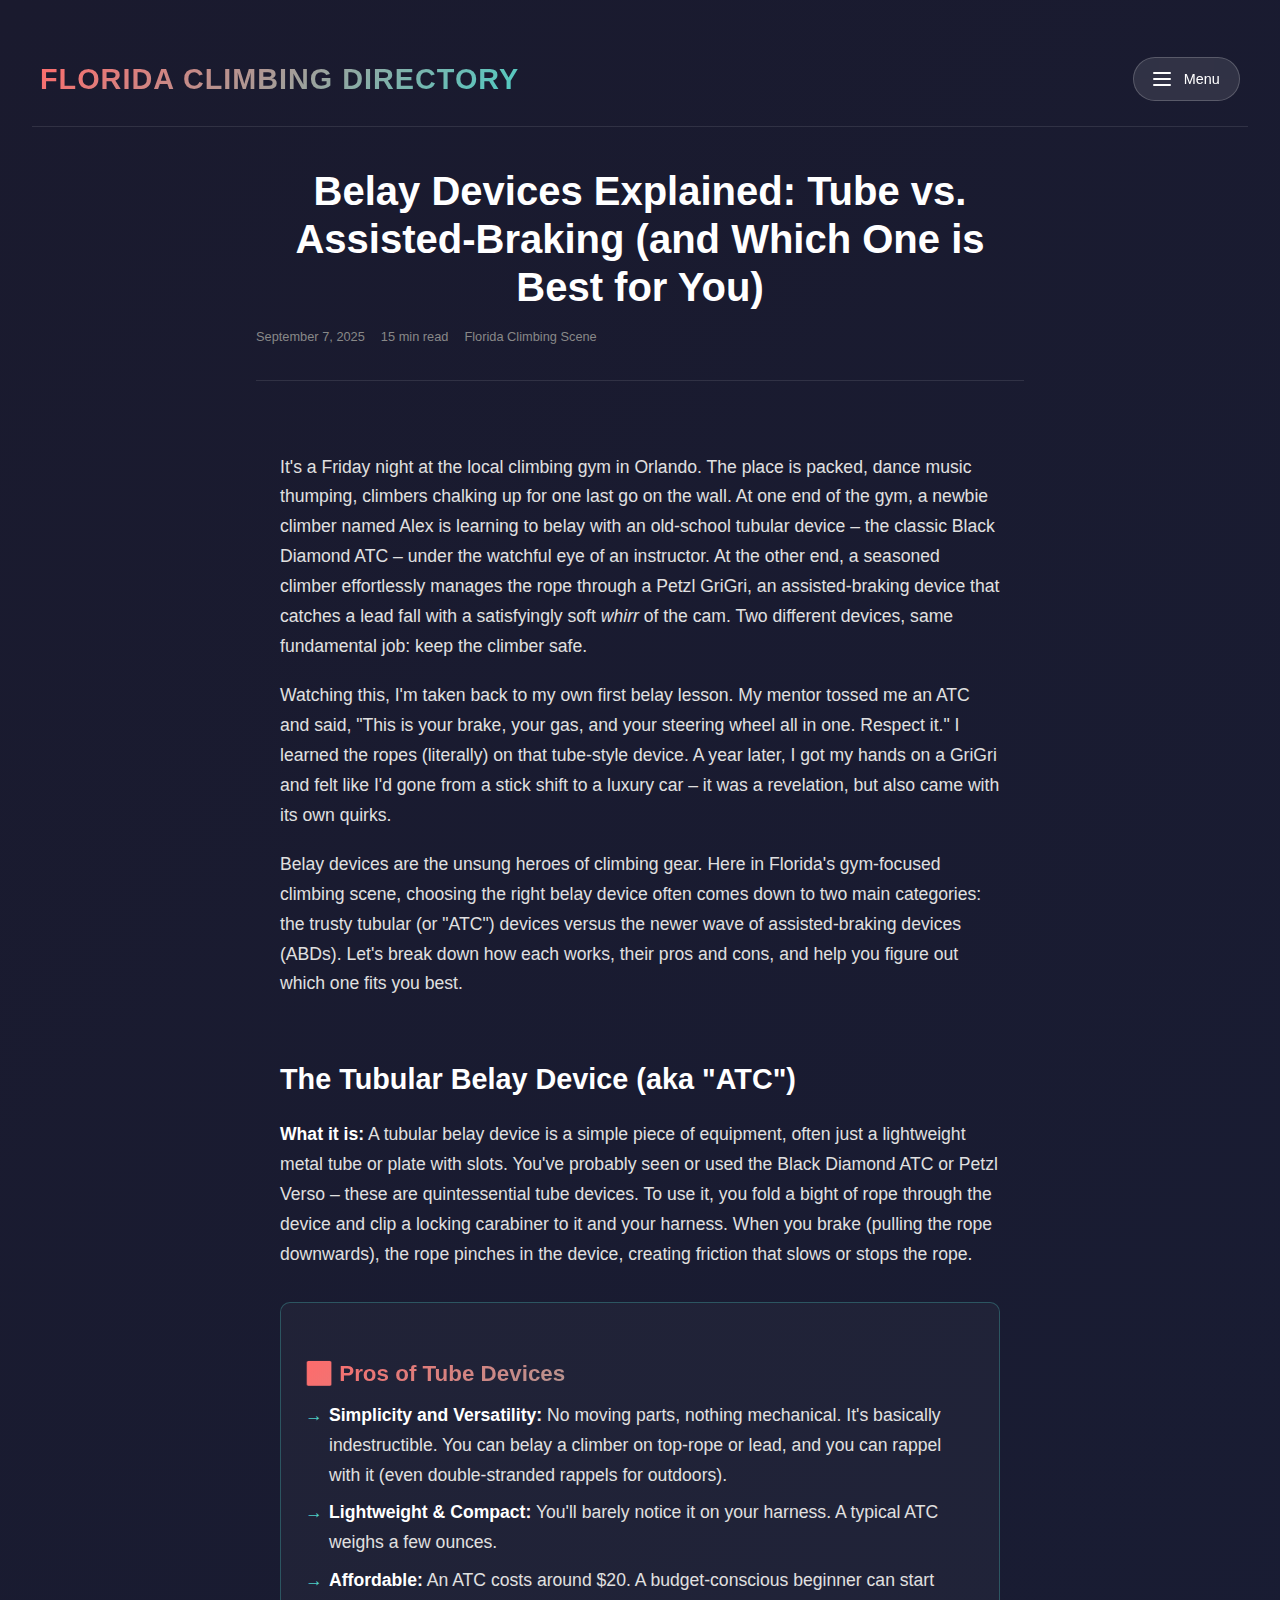
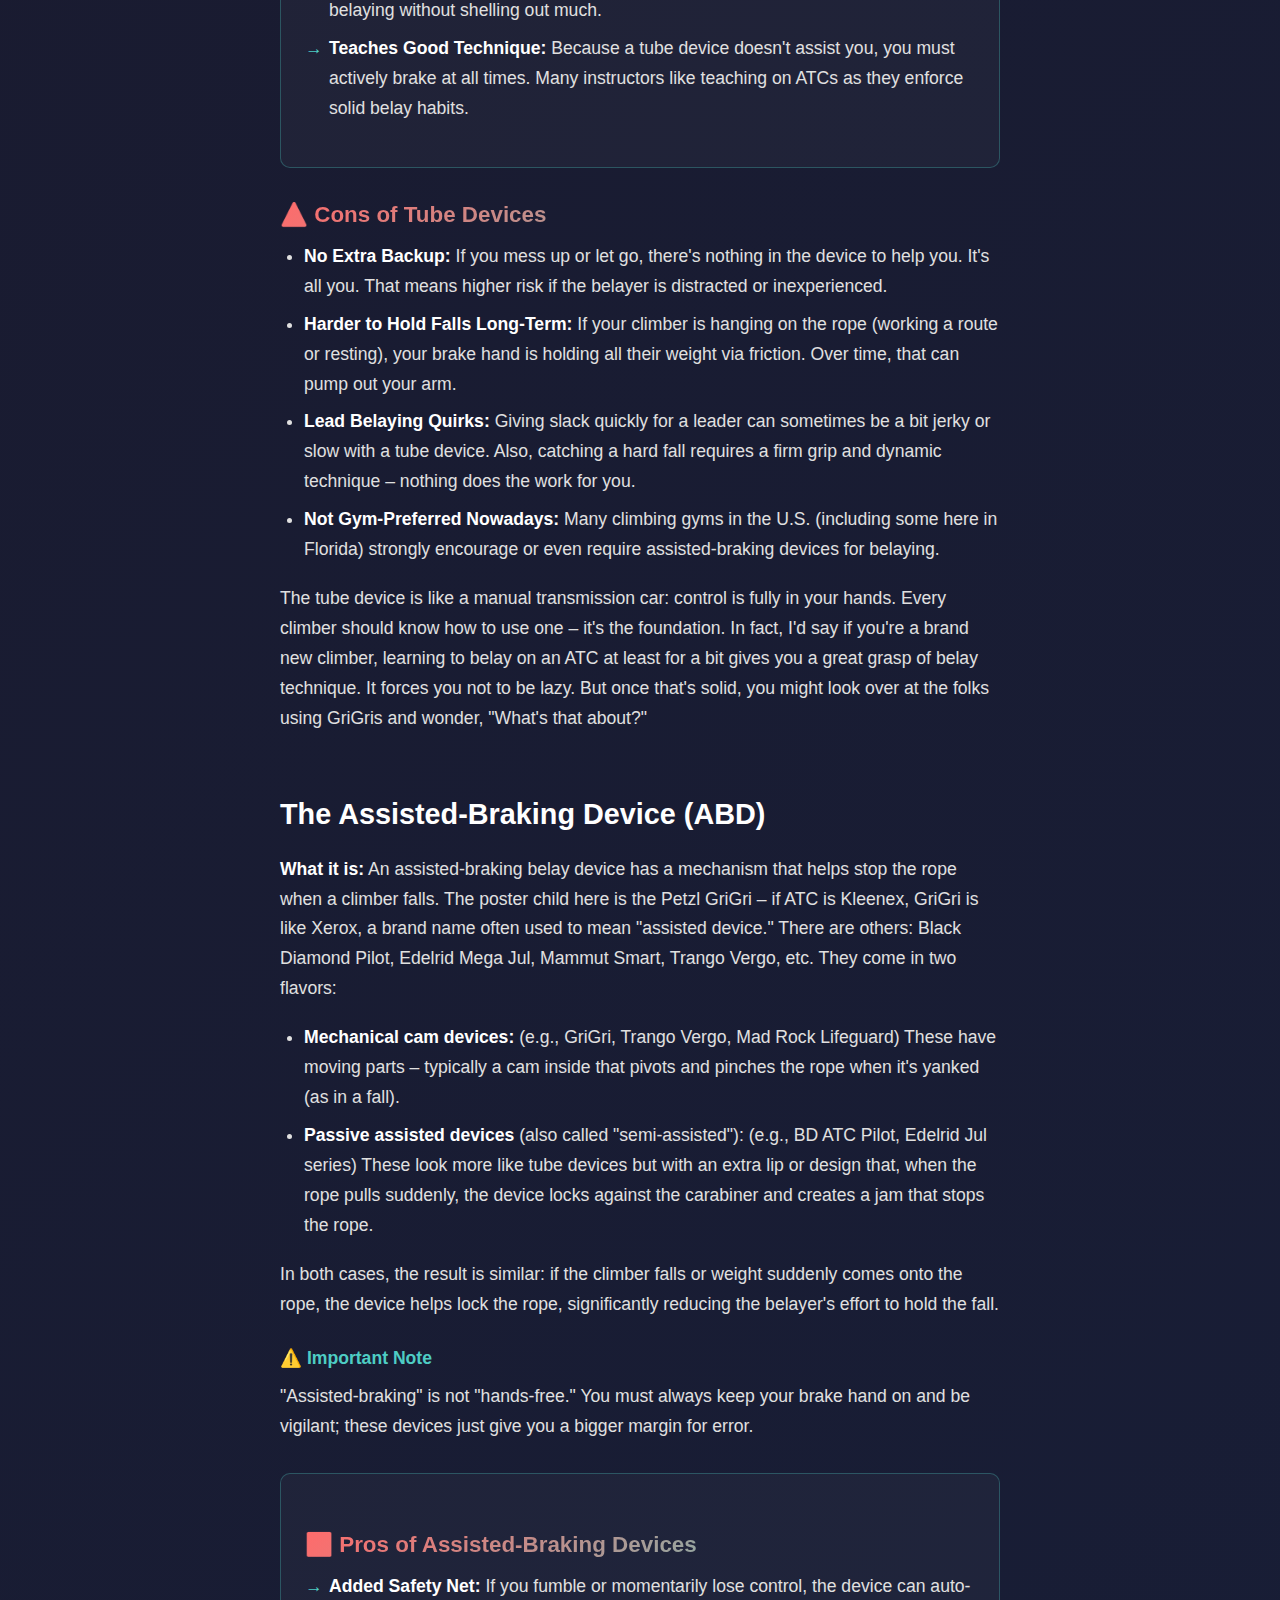
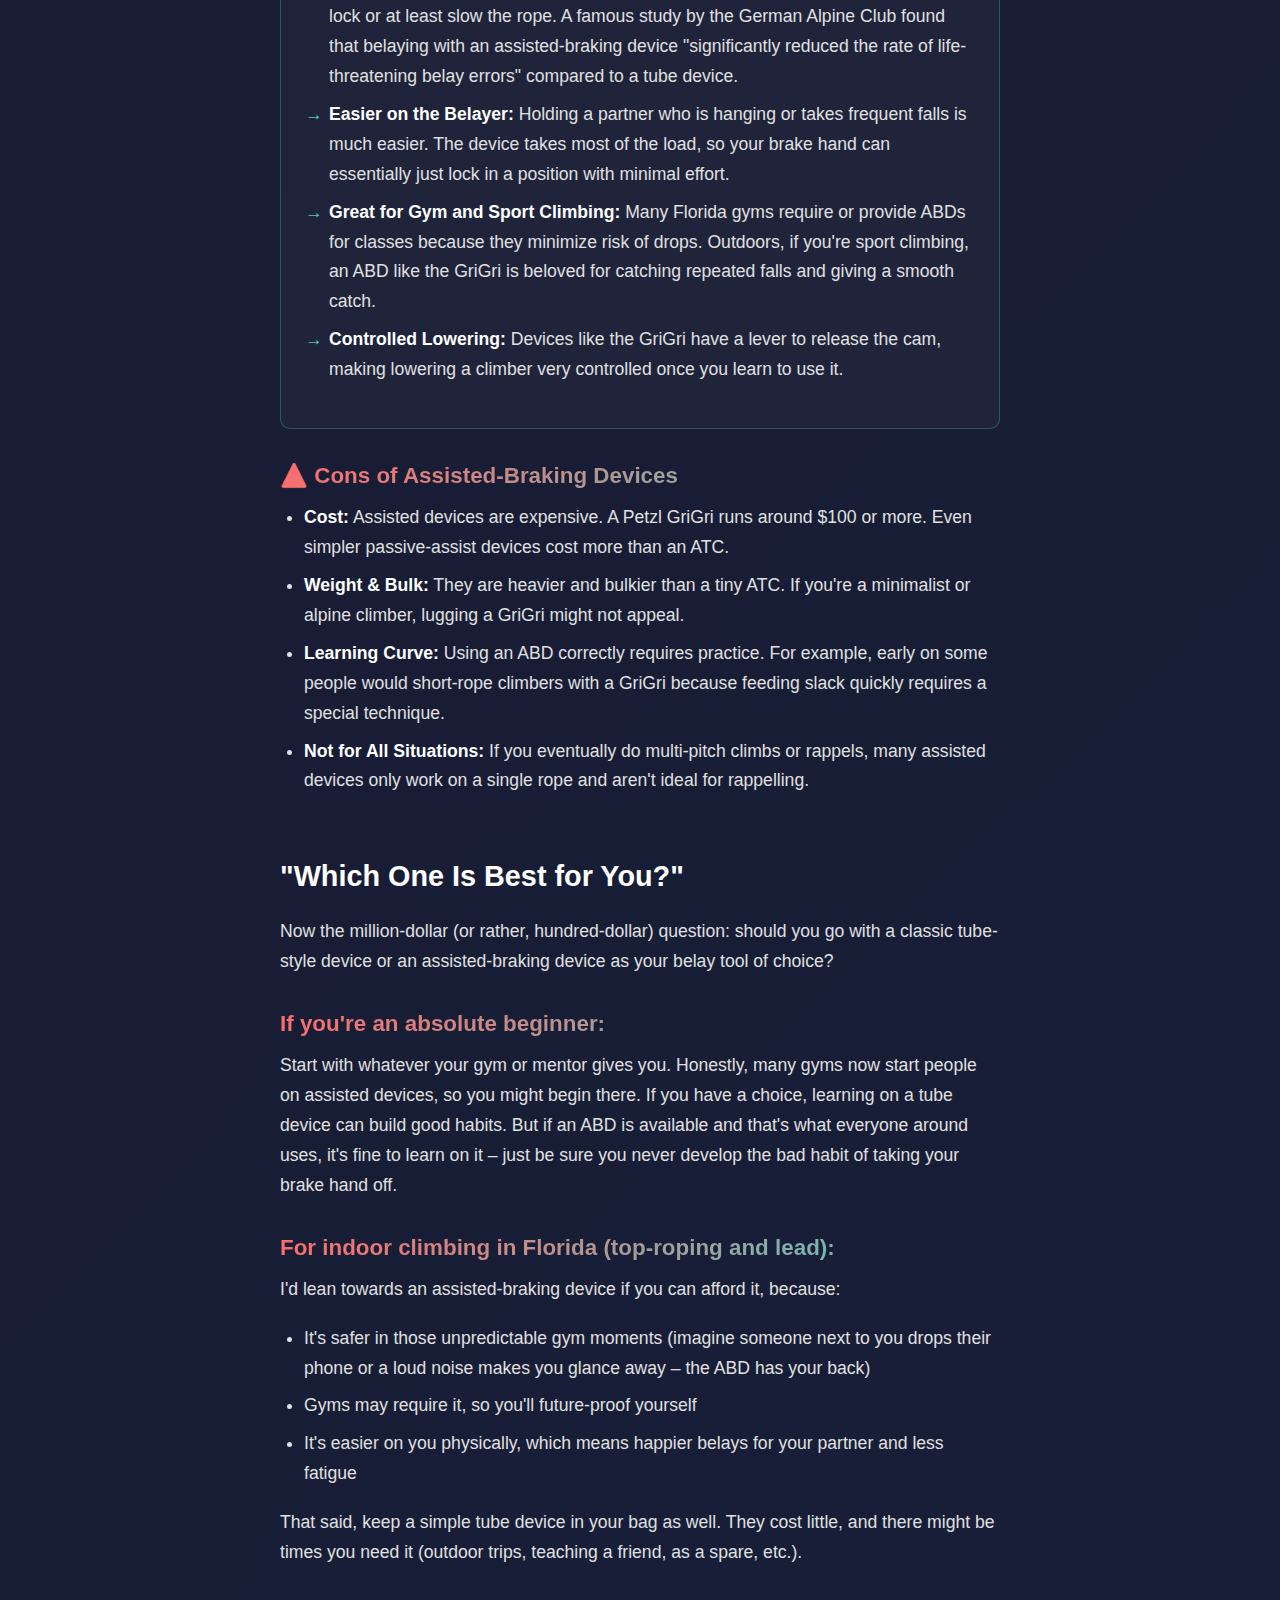
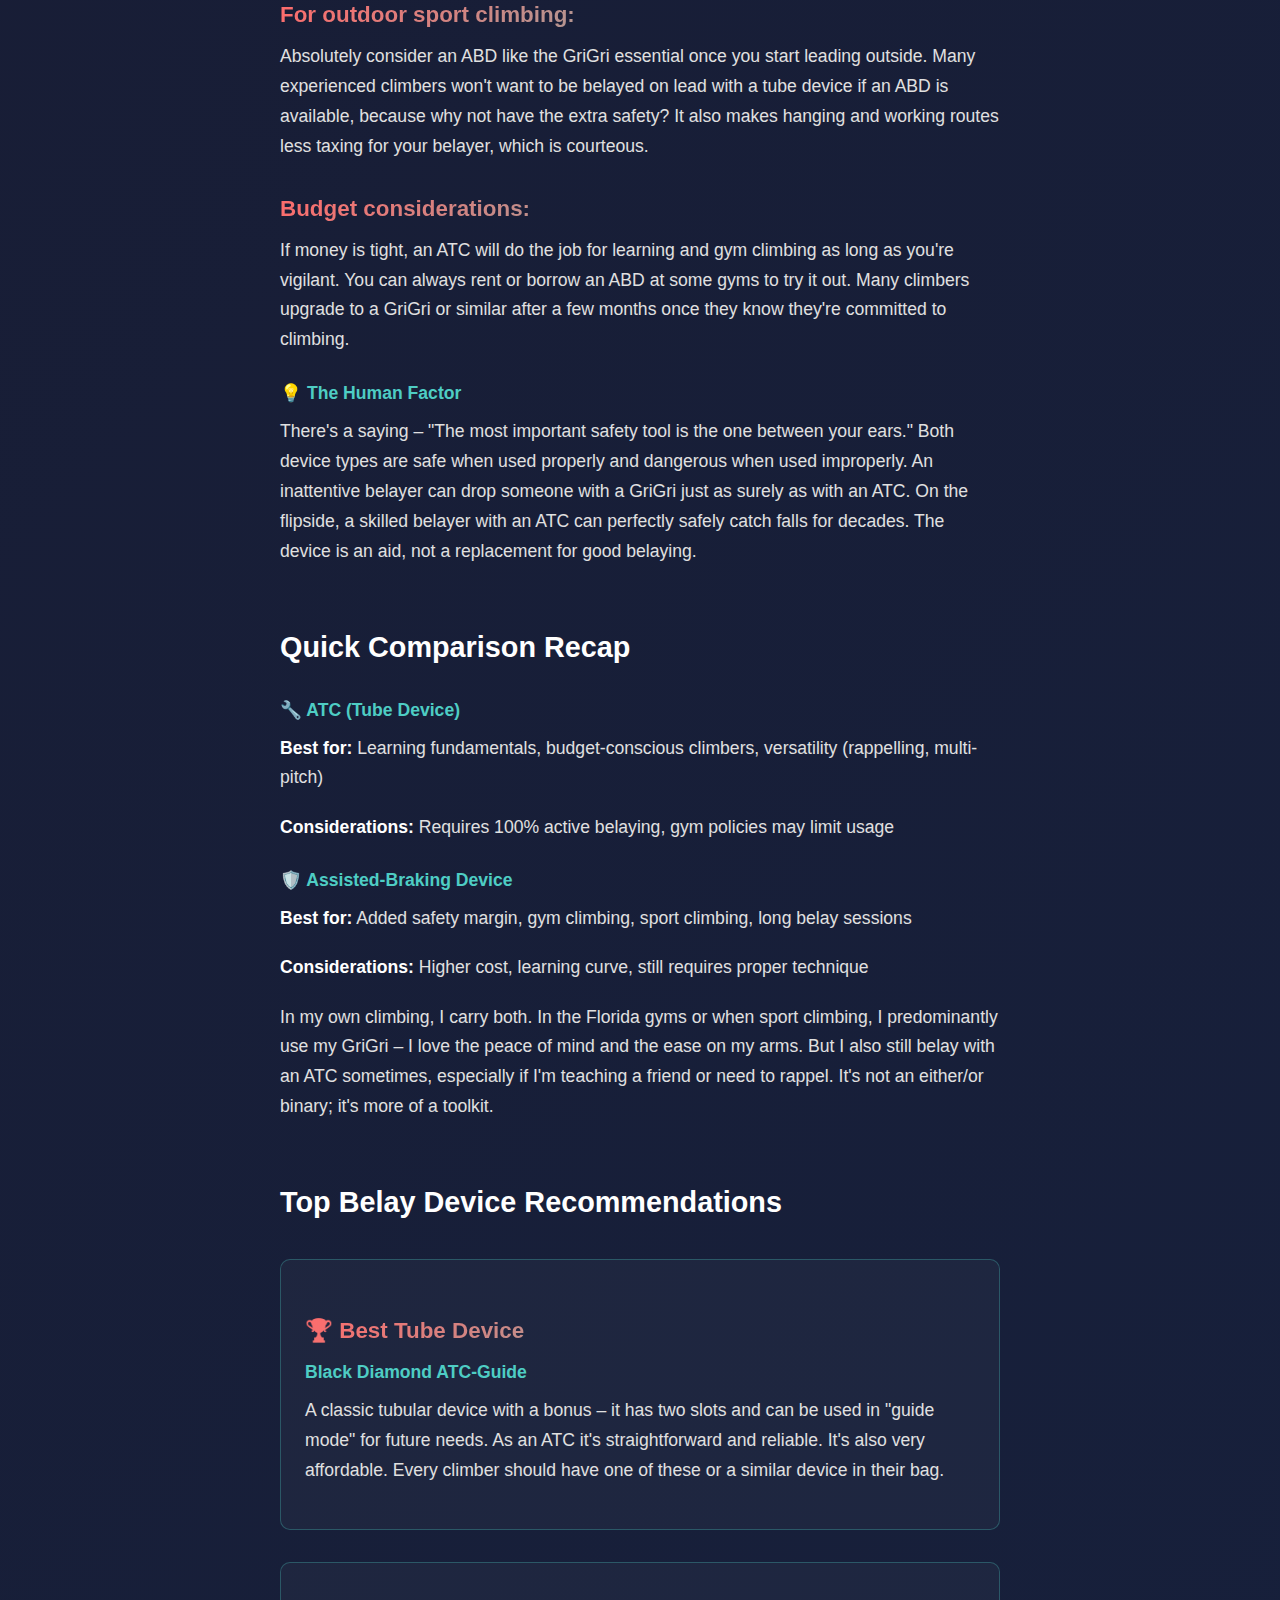
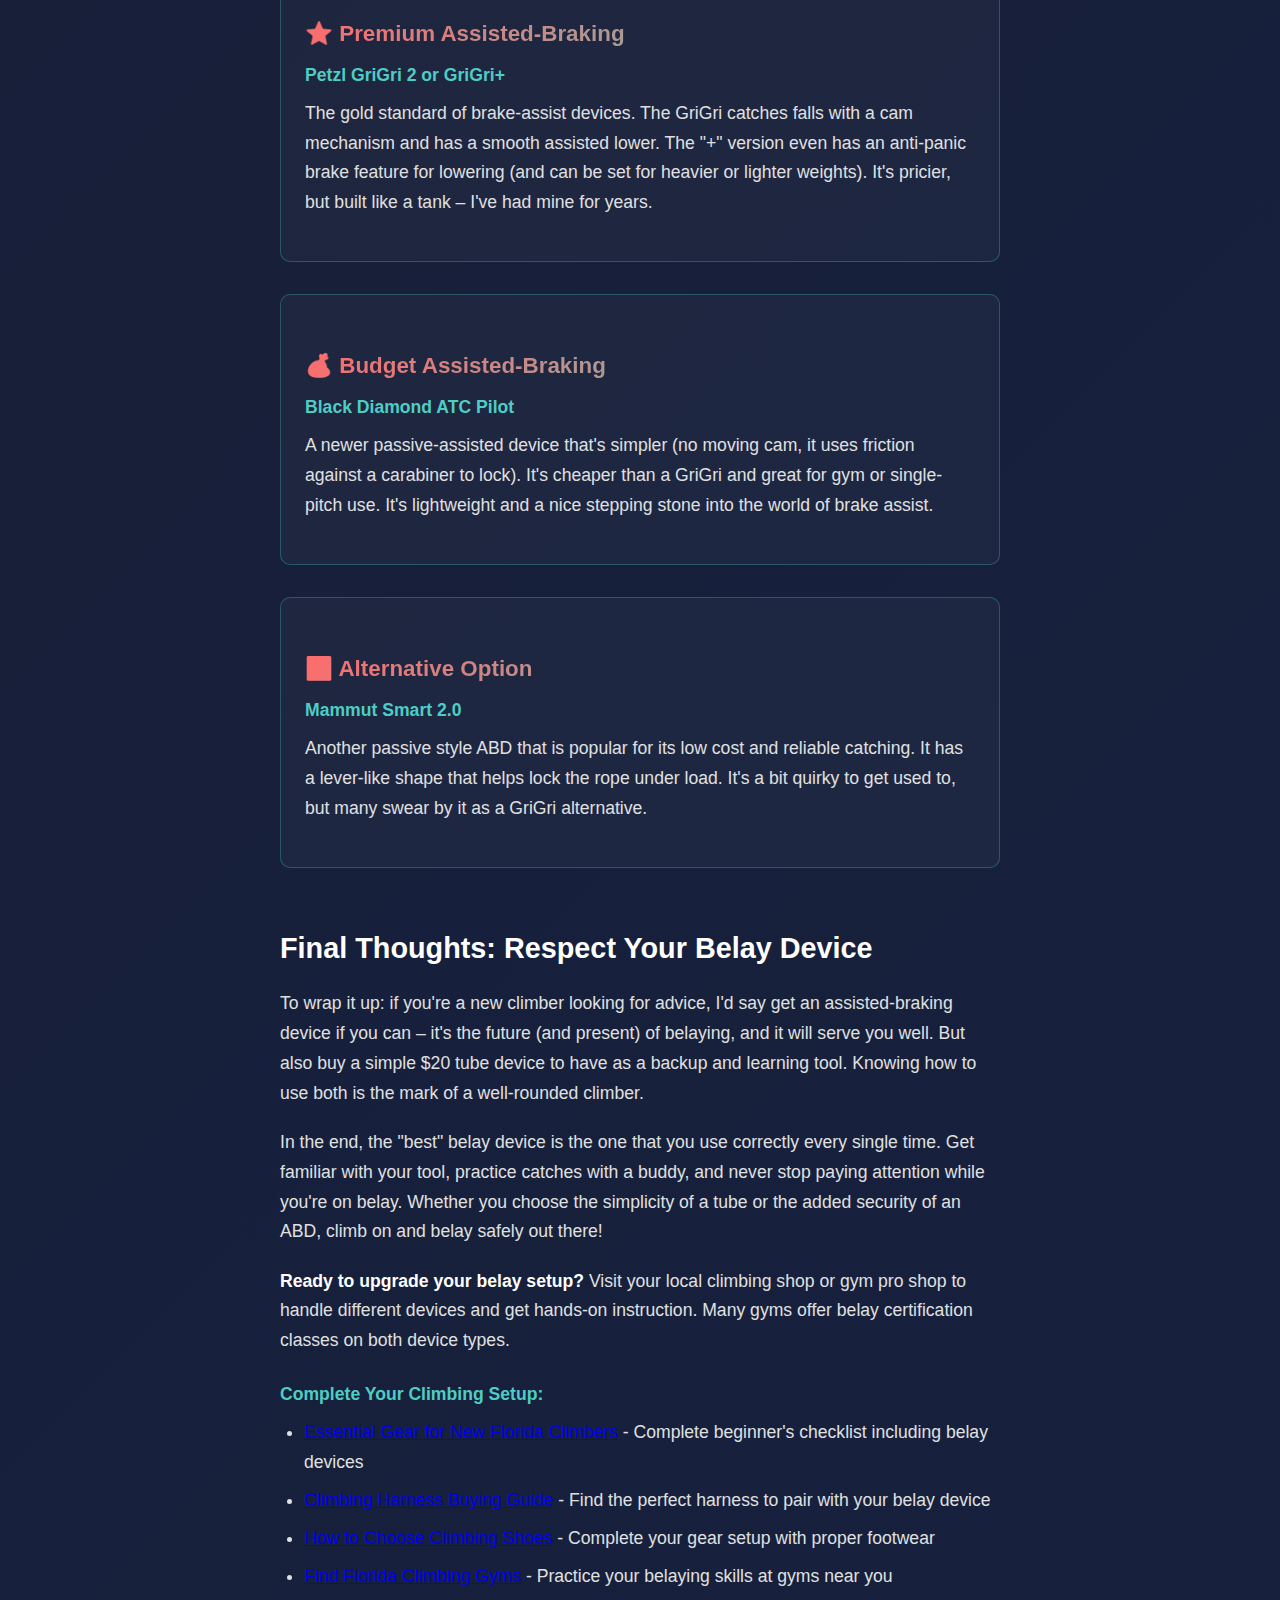
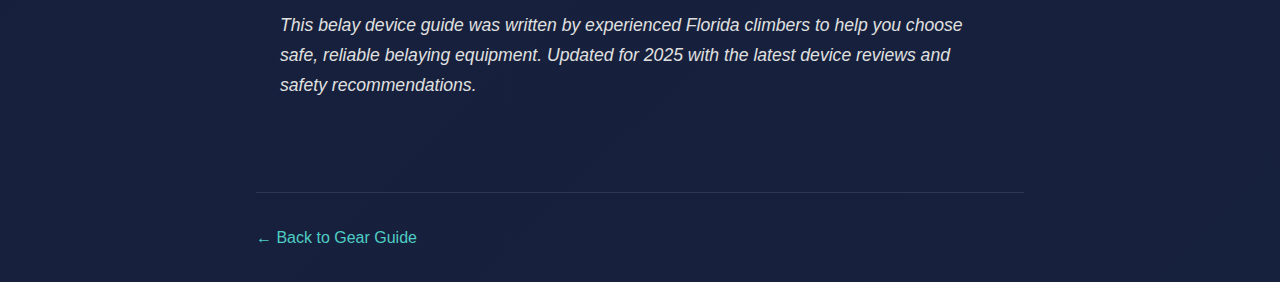
<file: gear-guide/belay-devices-guide.html>
<!DOCTYPE html>
<html lang="en">
<head>
    <meta charset="UTF-8">
    <meta name="viewport" content="width=device-width, initial-scale=1.0">
    <title>Belay Devices Explained: Tube vs. Assisted-Braking 2025 | Complete Guide</title>
    <meta name="description" content="Complete guide to choosing belay devices for Florida climbers. Compare tube devices (ATC) vs assisted-braking devices (GriGri). Learn pros, cons, and safety features for 2025.">
    <meta name="keywords" content="belay devices, ATC vs GriGri, tube belay device, assisted braking device, Florida climbing, belay safety, climbing gear 2025, belay device comparison">
    <meta name="author" content="Florida Climbing Scene">
    
    <!-- Open Graph / Facebook -->
    <meta property="og:type" content="article">
    <meta property="og:url" content="https://floridaclimbingscene.com/gear-guide/belay-devices-guide">
    <meta property="og:title" content="Belay Devices Explained: Tube vs. Assisted-Braking 2025 | Complete Guide">
    <meta property="og:description" content="Complete guide to choosing belay devices for Florida climbers. Compare tube devices vs assisted-braking devices with safety insights.">
    <meta property="og:image" content="https://floridaclimbingscene.com/images/belay-devices-guide.jpg">
    <meta property="og:site_name" content="Florida Climbing Scene">
    
    <!-- Twitter Card -->
    <meta name="twitter:card" content="summary_large_image">
    <meta name="twitter:title" content="Belay Devices Guide - Tube vs Assisted-Braking 2025">
    <meta name="twitter:description" content="Complete guide to choosing belay devices for Florida climbers. Compare ATC vs GriGri with safety insights.">
    <meta name="twitter:image" content="https://floridaclimbingscene.com/images/belay-devices-guide.jpg">
    
    <!-- Article specific -->
    <meta property="article:published_time" content="2025-09-07T00:00:00-04:00">
    <meta property="article:modified_time" content="2025-09-07T00:00:00-04:00">
    <meta property="article:author" content="Florida Climbing Scene">
    <meta property="article:section" content="Climbing Gear">
    <meta property="article:tag" content="belay devices">
    <meta property="article:tag" content="climbing safety">
    <meta property="article:tag" content="Florida climbing">
    <meta property="article:tag" content="ATC vs GriGri">
    
    <link rel="canonical" href="https://floridaclimbingscene.com/gear-guide/belay-devices-guide">
    <link rel="stylesheet" href="../styles.css">
    <link rel="stylesheet" href="../blog-styles.css">
    
    <!-- Structured Data -->
    <script type="application/ld+json">
    {
      "@context": "https://schema.org",
      "@type": "Article",
      "headline": "Belay Devices Explained: Tube vs. Assisted-Braking 2025 | Complete Guide",
      "description": "Complete guide to choosing belay devices for Florida climbers. Compare tube devices (ATC) vs assisted-braking devices (GriGri) with pros, cons, and safety features.",
      "author": {
        "@type": "Organization",
        "name": "Florida Climbing Scene"
      },
      "publisher": {
        "@type": "Organization",
        "name": "Florida Climbing Scene",
        "logo": {
          "@type": "ImageObject",
          "url": "https://floridaclimbingscene.com/logo.png"
        }
      },
      "datePublished": "2025-09-07",
      "dateModified": "2025-09-07",
      "mainEntityOfPage": {
        "@type": "WebPage",
        "@id": "https://floridaclimbingscene.com/gear-guide/belay-devices-guide"
      },
      "image": "https://floridaclimbingscene.com/images/belay-devices-guide.jpg",
      "articleSection": "Climbing Gear",
      "keywords": ["belay devices", "ATC", "GriGri", "tube device", "assisted braking", "climbing safety", "Florida climbing"],
      "wordCount": "4000",
      "inLanguage": "en-US"
    }
    </script>
</head>
<body>
    <div class="container">
        <nav class="main-nav">
            <div class="nav-content">
                <h1><a href="../index.html" class="nav-logo">FLORIDA CLIMBING DIRECTORY</a></h1>
                <div class="nav-menu">
                    <button class="menu-toggle" id="menuToggle">
                        <span class="menu-icon">
                            <span></span>
                            <span></span>
                            <span></span>
                        </span>
                        <span class="menu-text">Menu</span>
                    </button>
                    <div class="menu-dropdown" id="menuDropdown">
                        <a href="../index.html" class="menu-item">🏢 Gym Directory</a>
                        <a href="../gear-guide.html" class="menu-item active">🧗‍♂️ Gear Guide</a>
                        <a href="#" class="menu-item disabled">🗺️ Routes (Coming Soon)</a>
                        <a href="#" class="menu-item disabled">📅 Events (Coming Soon)</a>
                    </div>
                </div>
            </div>
        </nav>

        <article class="blog-post">
            <header class="blog-header">
                <h1>Belay Devices Explained: Tube vs. Assisted-Braking (and Which One is Best for You)</h1>
                <div class="blog-meta">
                    <span class="blog-date">September 7, 2025</span>
                    <span class="blog-read-time">15 min read</span>
                    <span class="blog-author">Florida Climbing Scene</span>
                </div>
            </header>

            <div class="blog-content">
                <p class="intro-text">It's a Friday night at the local climbing gym in Orlando. The place is packed, dance music thumping, climbers chalking up for one last go on the wall. At one end of the gym, a newbie climber named Alex is learning to belay with an old-school tubular device – the classic Black Diamond ATC – under the watchful eye of an instructor. At the other end, a seasoned climber effortlessly manages the rope through a Petzl GriGri, an assisted-braking device that catches a lead fall with a satisfyingly soft <em>whirr</em> of the cam. Two different devices, same fundamental job: keep the climber safe.</p>

                <p>Watching this, I'm taken back to my own first belay lesson. My mentor tossed me an ATC and said, "This is your brake, your gas, and your steering wheel all in one. Respect it." I learned the ropes (literally) on that tube-style device. A year later, I got my hands on a GriGri and felt like I'd gone from a stick shift to a luxury car – it was a revelation, but also came with its own quirks.</p>

                <p>Belay devices are the unsung heroes of climbing gear. Here in Florida's gym-focused climbing scene, choosing the right belay device often comes down to two main categories: the trusty tubular (or "ATC") devices versus the newer wave of assisted-braking devices (ABDs). Let's break down how each works, their pros and cons, and help you figure out which one fits you best.</p>

                <h2>The Tubular Belay Device (aka "ATC")</h2>

                <p><strong>What it is:</strong> A tubular belay device is a simple piece of equipment, often just a lightweight metal tube or plate with slots. You've probably seen or used the Black Diamond ATC or Petzl Verso – these are quintessential tube devices. To use it, you fold a bight of rope through the device and clip a locking carabiner to it and your harness. When you brake (pulling the rope downwards), the rope pinches in the device, creating friction that slows or stops the rope.</p>

                <div class="gear-recommendation">
                    <h3>✅ Pros of Tube Devices</h3>
                    <ul>
                        <li><strong>Simplicity and Versatility:</strong> No moving parts, nothing mechanical. It's basically indestructible. You can belay a climber on top-rope or lead, and you can rappel with it (even double-stranded rappels for outdoors).</li>
                        <li><strong>Lightweight & Compact:</strong> You'll barely notice it on your harness. A typical ATC weighs a few ounces.</li>
                        <li><strong>Affordable:</strong> An ATC costs around $20. A budget-conscious beginner can start belaying without shelling out much.</li>
                        <li><strong>Teaches Good Technique:</strong> Because a tube device doesn't assist you, you must actively brake at all times. Many instructors like teaching on ATCs as they enforce solid belay habits.</li>
                    </ul>
                </div>

                <div class="gear-tip">
                    <h3>⚠️ Cons of Tube Devices</h3>
                    <ul>
                        <li><strong>No Extra Backup:</strong> If you mess up or let go, there's nothing in the device to help you. It's all you. That means higher risk if the belayer is distracted or inexperienced.</li>
                        <li><strong>Harder to Hold Falls Long-Term:</strong> If your climber is hanging on the rope (working a route or resting), your brake hand is holding all their weight via friction. Over time, that can pump out your arm.</li>
                        <li><strong>Lead Belaying Quirks:</strong> Giving slack quickly for a leader can sometimes be a bit jerky or slow with a tube device. Also, catching a hard fall requires a firm grip and dynamic technique – nothing does the work for you.</li>
                        <li><strong>Not Gym-Preferred Nowadays:</strong> Many climbing gyms in the U.S. (including some here in Florida) strongly encourage or even require assisted-braking devices for belaying.</li>
                    </ul>
                </div>

                <p>The tube device is like a manual transmission car: control is fully in your hands. Every climber should know how to use one – it's the foundation. In fact, I'd say if you're a brand new climber, learning to belay on an ATC at least for a bit gives you a great grasp of belay technique. It forces you not to be lazy. But once that's solid, you might look over at the folks using GriGris and wonder, "What's that about?"</p>

                <h2>The Assisted-Braking Device (ABD)</h2>

                <p><strong>What it is:</strong> An assisted-braking belay device has a mechanism that helps stop the rope when a climber falls. The poster child here is the Petzl GriGri – if ATC is Kleenex, GriGri is like Xerox, a brand name often used to mean "assisted device." There are others: Black Diamond Pilot, Edelrid Mega Jul, Mammut Smart, Trango Vergo, etc. They come in two flavors:</p>

                <ul>
                    <li><strong>Mechanical cam devices:</strong> (e.g., GriGri, Trango Vergo, Mad Rock Lifeguard) These have moving parts – typically a cam inside that pivots and pinches the rope when it's yanked (as in a fall).</li>
                    <li><strong>Passive assisted devices</strong> (also called "semi-assisted"): (e.g., BD ATC Pilot, Edelrid Jul series) These look more like tube devices but with an extra lip or design that, when the rope pulls suddenly, the device locks against the carabiner and creates a jam that stops the rope.</li>
                </ul>

                <p>In both cases, the result is similar: if the climber falls or weight suddenly comes onto the rope, the device helps lock the rope, significantly reducing the belayer's effort to hold the fall.</p>

                <div class="gear-tip">
                    <h4>⚠️ Important Note</h4>
                    <p>"Assisted-braking" is not "hands-free." You must always keep your brake hand on and be vigilant; these devices just give you a bigger margin for error.</p>
                </div>

                <div class="gear-recommendation">
                    <h3>✅ Pros of Assisted-Braking Devices</h3>
                    <ul>
                        <li><strong>Added Safety Net:</strong> If you fumble or momentarily lose control, the device can auto-lock or at least slow the rope. A famous study by the German Alpine Club found that belaying with an assisted-braking device "significantly reduced the rate of life-threatening belay errors" compared to a tube device.</li>
                        <li><strong>Easier on the Belayer:</strong> Holding a partner who is hanging or takes frequent falls is much easier. The device takes most of the load, so your brake hand can essentially just lock in a position with minimal effort.</li>
                        <li><strong>Great for Gym and Sport Climbing:</strong> Many Florida gyms require or provide ABDs for classes because they minimize risk of drops. Outdoors, if you're sport climbing, an ABD like the GriGri is beloved for catching repeated falls and giving a smooth catch.</li>
                        <li><strong>Controlled Lowering:</strong> Devices like the GriGri have a lever to release the cam, making lowering a climber very controlled once you learn to use it.</li>
                    </ul>
                </div>

                <div class="gear-tip">
                    <h3>⚠️ Cons of Assisted-Braking Devices</h3>
                    <ul>
                        <li><strong>Cost:</strong> Assisted devices are expensive. A Petzl GriGri runs around $100 or more. Even simpler passive-assist devices cost more than an ATC.</li>
                        <li><strong>Weight & Bulk:</strong> They are heavier and bulkier than a tiny ATC. If you're a minimalist or alpine climber, lugging a GriGri might not appeal.</li>
                        <li><strong>Learning Curve:</strong> Using an ABD correctly requires practice. For example, early on some people would short-rope climbers with a GriGri because feeding slack quickly requires a special technique.</li>
                        <li><strong>Not for All Situations:</strong> If you eventually do multi-pitch climbs or rappels, many assisted devices only work on a single rope and aren't ideal for rappelling.</li>
                    </ul>
                </div>

                <h2>"Which One Is Best for You?"</h2>

                <p>Now the million-dollar (or rather, hundred-dollar) question: should you go with a classic tube-style device or an assisted-braking device as your belay tool of choice?</p>

                <h3>If you're an absolute beginner:</h3>
                <p>Start with whatever your gym or mentor gives you. Honestly, many gyms now start people on assisted devices, so you might begin there. If you have a choice, learning on a tube device can build good habits. But if an ABD is available and that's what everyone around uses, it's fine to learn on it – just be sure you never develop the bad habit of taking your brake hand off.</p>

                <h3>For indoor climbing in Florida (top-roping and lead):</h3>
                <p>I'd lean towards an assisted-braking device if you can afford it, because:</p>
                <ul>
                    <li>It's safer in those unpredictable gym moments (imagine someone next to you drops their phone or a loud noise makes you glance away – the ABD has your back)</li>
                    <li>Gyms may require it, so you'll future-proof yourself</li>
                    <li>It's easier on you physically, which means happier belays for your partner and less fatigue</li>
                </ul>

                <p>That said, keep a simple tube device in your bag as well. They cost little, and there might be times you need it (outdoor trips, teaching a friend, as a spare, etc.).</p>

                <h3>For outdoor sport climbing:</h3>
                <p>Absolutely consider an ABD like the GriGri essential once you start leading outside. Many experienced climbers won't want to be belayed on lead with a tube device if an ABD is available, because why not have the extra safety? It also makes hanging and working routes less taxing for your belayer, which is courteous.</p>

                <h3>Budget considerations:</h3>
                <p>If money is tight, an ATC will do the job for learning and gym climbing as long as you're vigilant. You can always rent or borrow an ABD at some gyms to try it out. Many climbers upgrade to a GriGri or similar after a few months once they know they're committed to climbing.</p>

                <div class="gear-tip">
                    <h4>💡 The Human Factor</h4>
                    <p>There's a saying – "The most important safety tool is the one between your ears." Both device types are safe when used properly and dangerous when used improperly. An inattentive belayer can drop someone with a GriGri just as surely as with an ATC. On the flipside, a skilled belayer with an ATC can perfectly safely catch falls for decades. The device is an aid, not a replacement for good belaying.</p>
                </div>

                <h2>Quick Comparison Recap</h2>

                <div class="gear-comparison">
                    <div class="comparison-item">
                        <h4>🔧 ATC (Tube Device)</h4>
                        <p><strong>Best for:</strong> Learning fundamentals, budget-conscious climbers, versatility (rappelling, multi-pitch)</p>
                        <p><strong>Considerations:</strong> Requires 100% active belaying, gym policies may limit usage</p>
                    </div>
                    <div class="comparison-item">
                        <h4>🛡️ Assisted-Braking Device</h4>
                        <p><strong>Best for:</strong> Added safety margin, gym climbing, sport climbing, long belay sessions</p>
                        <p><strong>Considerations:</strong> Higher cost, learning curve, still requires proper technique</p>
                    </div>
                </div>

                <p>In my own climbing, I carry both. In the Florida gyms or when sport climbing, I predominantly use my GriGri – I love the peace of mind and the ease on my arms. But I also still belay with an ATC sometimes, especially if I'm teaching a friend or need to rappel. It's not an either/or binary; it's more of a toolkit.</p>

                <h2>Top Belay Device Recommendations</h2>

                <div class="gear-recommendation">
                    <h3>🏆 Best Tube Device</h3>
                    <h4>Black Diamond ATC-Guide</h4>
                    <p>A classic tubular device with a bonus – it has two slots and can be used in "guide mode" for future needs. As an ATC it's straightforward and reliable. It's also very affordable. Every climber should have one of these or a similar device in their bag.</p>
                </div>

                <div class="gear-recommendation">
                    <h3>⭐ Premium Assisted-Braking</h3>
                    <h4>Petzl GriGri 2 or GriGri+</h4>
                    <p>The gold standard of brake-assist devices. The GriGri catches falls with a cam mechanism and has a smooth assisted lower. The "+" version even has an anti-panic brake feature for lowering (and can be set for heavier or lighter weights). It's pricier, but built like a tank – I've had mine for years.</p>
                </div>

                <div class="gear-recommendation">
                    <h3>💰 Budget Assisted-Braking</h3>
                    <h4>Black Diamond ATC Pilot</h4>
                    <p>A newer passive-assisted device that's simpler (no moving cam, it uses friction against a carabiner to lock). It's cheaper than a GriGri and great for gym or single-pitch use. It's lightweight and a nice stepping stone into the world of brake assist.</p>
                </div>

                <div class="gear-recommendation">
                    <h3>🔄 Alternative Option</h3>
                    <h4>Mammut Smart 2.0</h4>
                    <p>Another passive style ABD that is popular for its low cost and reliable catching. It has a lever-like shape that helps lock the rope under load. It's a bit quirky to get used to, but many swear by it as a GriGri alternative.</p>
                </div>

                <h2>Final Thoughts: Respect Your Belay Device</h2>

                <p>To wrap it up: if you're a new climber looking for advice, I'd say get an assisted-braking device if you can – it's the future (and present) of belaying, and it will serve you well. But also buy a simple $20 tube device to have as a backup and learning tool. Knowing how to use both is the mark of a well-rounded climber.</p>

                <p>In the end, the "best" belay device is the one that you use correctly every single time. Get familiar with your tool, practice catches with a buddy, and never stop paying attention while you're on belay. Whether you choose the simplicity of a tube or the added security of an ABD, climb on and belay safely out there!</p>

                <div class="blog-footer">
                    <p><strong>Ready to upgrade your belay setup?</strong> Visit your local climbing shop or gym pro shop to handle different devices and get hands-on instruction. Many gyms offer belay certification classes on both device types.</p>
                    
                    <div class="related-articles">
                        <h4>Complete Your Climbing Setup:</h4>
                        <ul>
                            <li><a href="beginners-checklist.html">Essential Gear for New Florida Climbers</a> - Complete beginner's checklist including belay devices</li>
                            <li><a href="harness-guide.html">Climbing Harness Buying Guide</a> - Find the perfect harness to pair with your belay device</li>
                            <li><a href="climbing-shoes-guide.html">How to Choose Climbing Shoes</a> - Complete your gear setup with proper footwear</li>
                            <li><a href="../index.html">Find Florida Climbing Gyms</a> - Practice your belaying skills at gyms near you</li>
                        </ul>
                    </div>
                    
                    <div class="seo-footer">
                        <p><em>This belay device guide was written by experienced Florida climbers to help you choose safe, reliable belaying equipment. Updated for 2025 with the latest device reviews and safety recommendations.</em></p>
                    </div>
                </div>
            </div>

            <div class="blog-navigation">
                <a href="../gear-guide.html" class="back-link">← Back to Gear Guide</a>
            </div>
        </article>
    </div>

    <script>
        // Menu toggle functionality
        const menuToggle = document.getElementById('menuToggle');
        const menuDropdown = document.getElementById('menuDropdown');

        if (menuToggle && menuDropdown) {
            menuToggle.addEventListener('click', () => {
                menuDropdown.classList.toggle('active');
                menuToggle.classList.toggle('active');
            });

            // Close menu when clicking outside
            document.addEventListener('click', (e) => {
                if (!menuToggle.contains(e.target) && !menuDropdown.contains(e.target)) {
                    menuDropdown.classList.remove('active');
                    menuToggle.classList.remove('active');
                }
            });
        }
    </script>
</body>
</html>
</file>
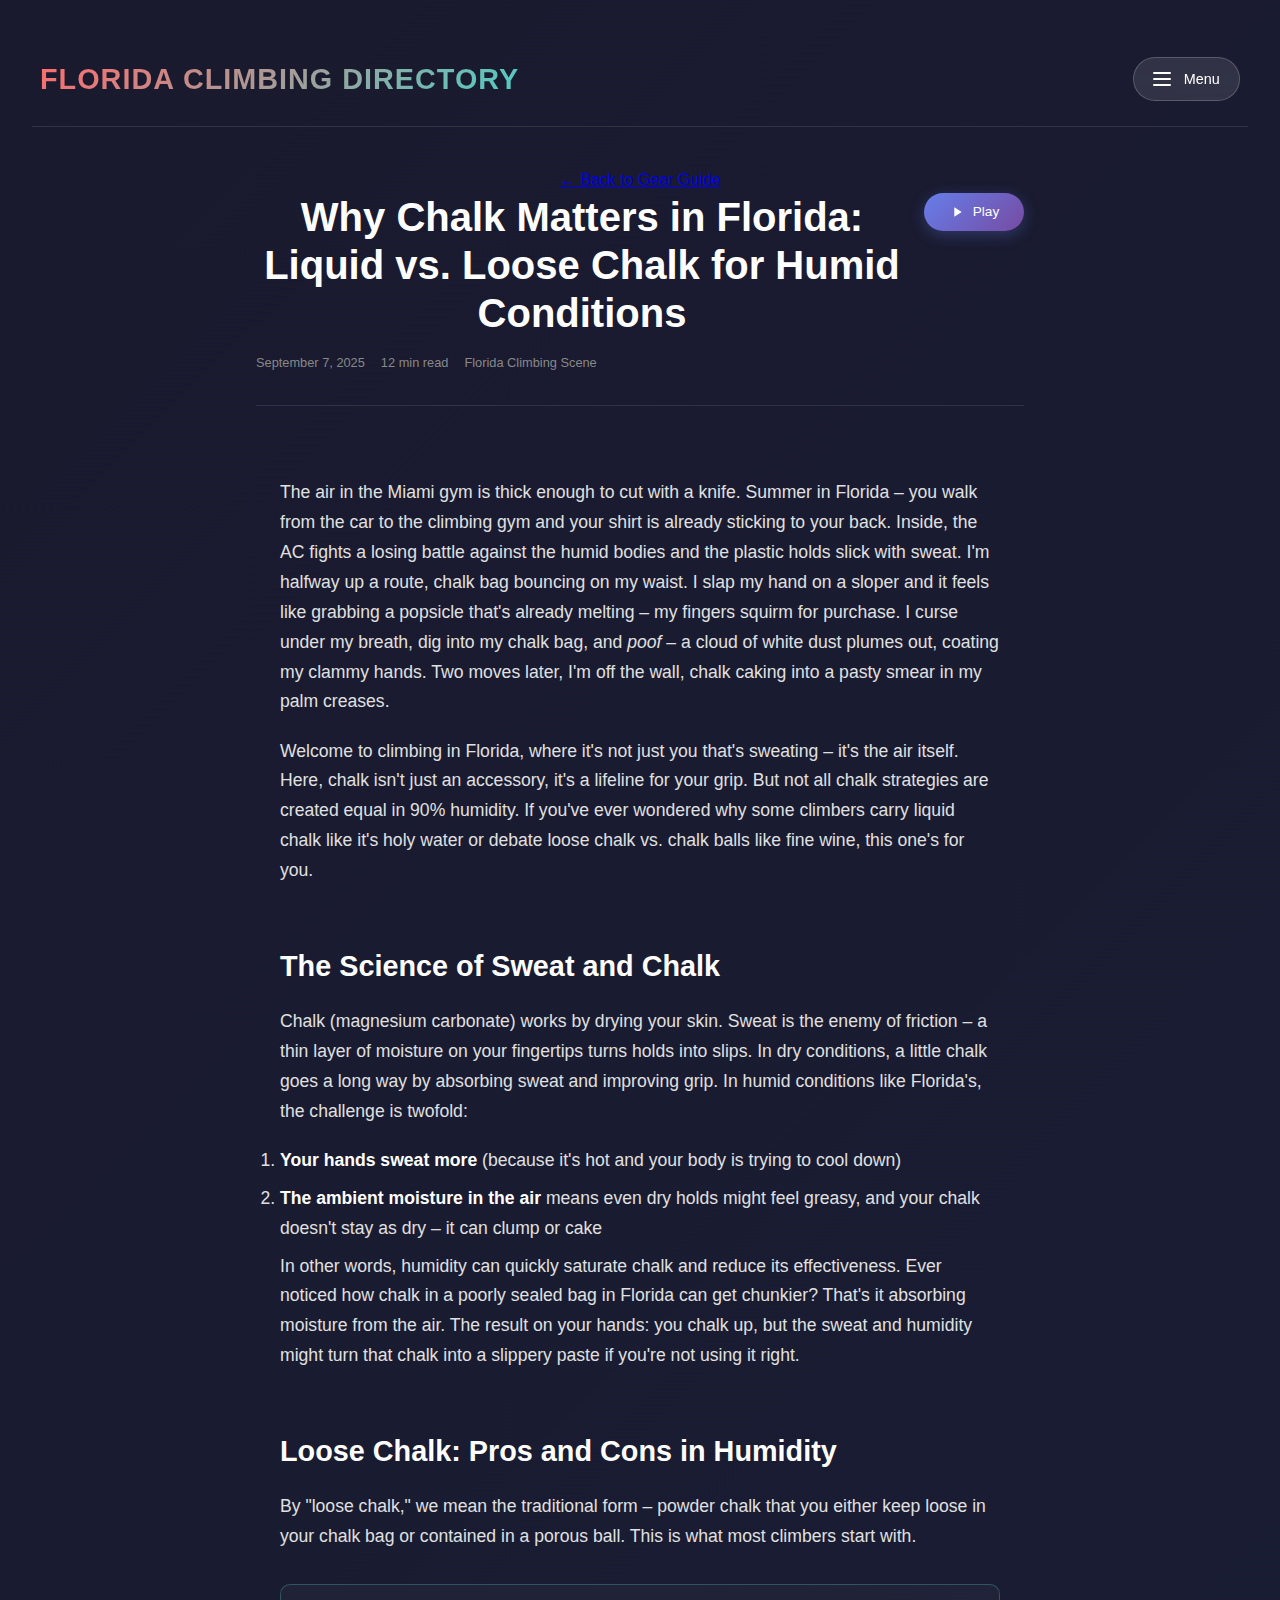
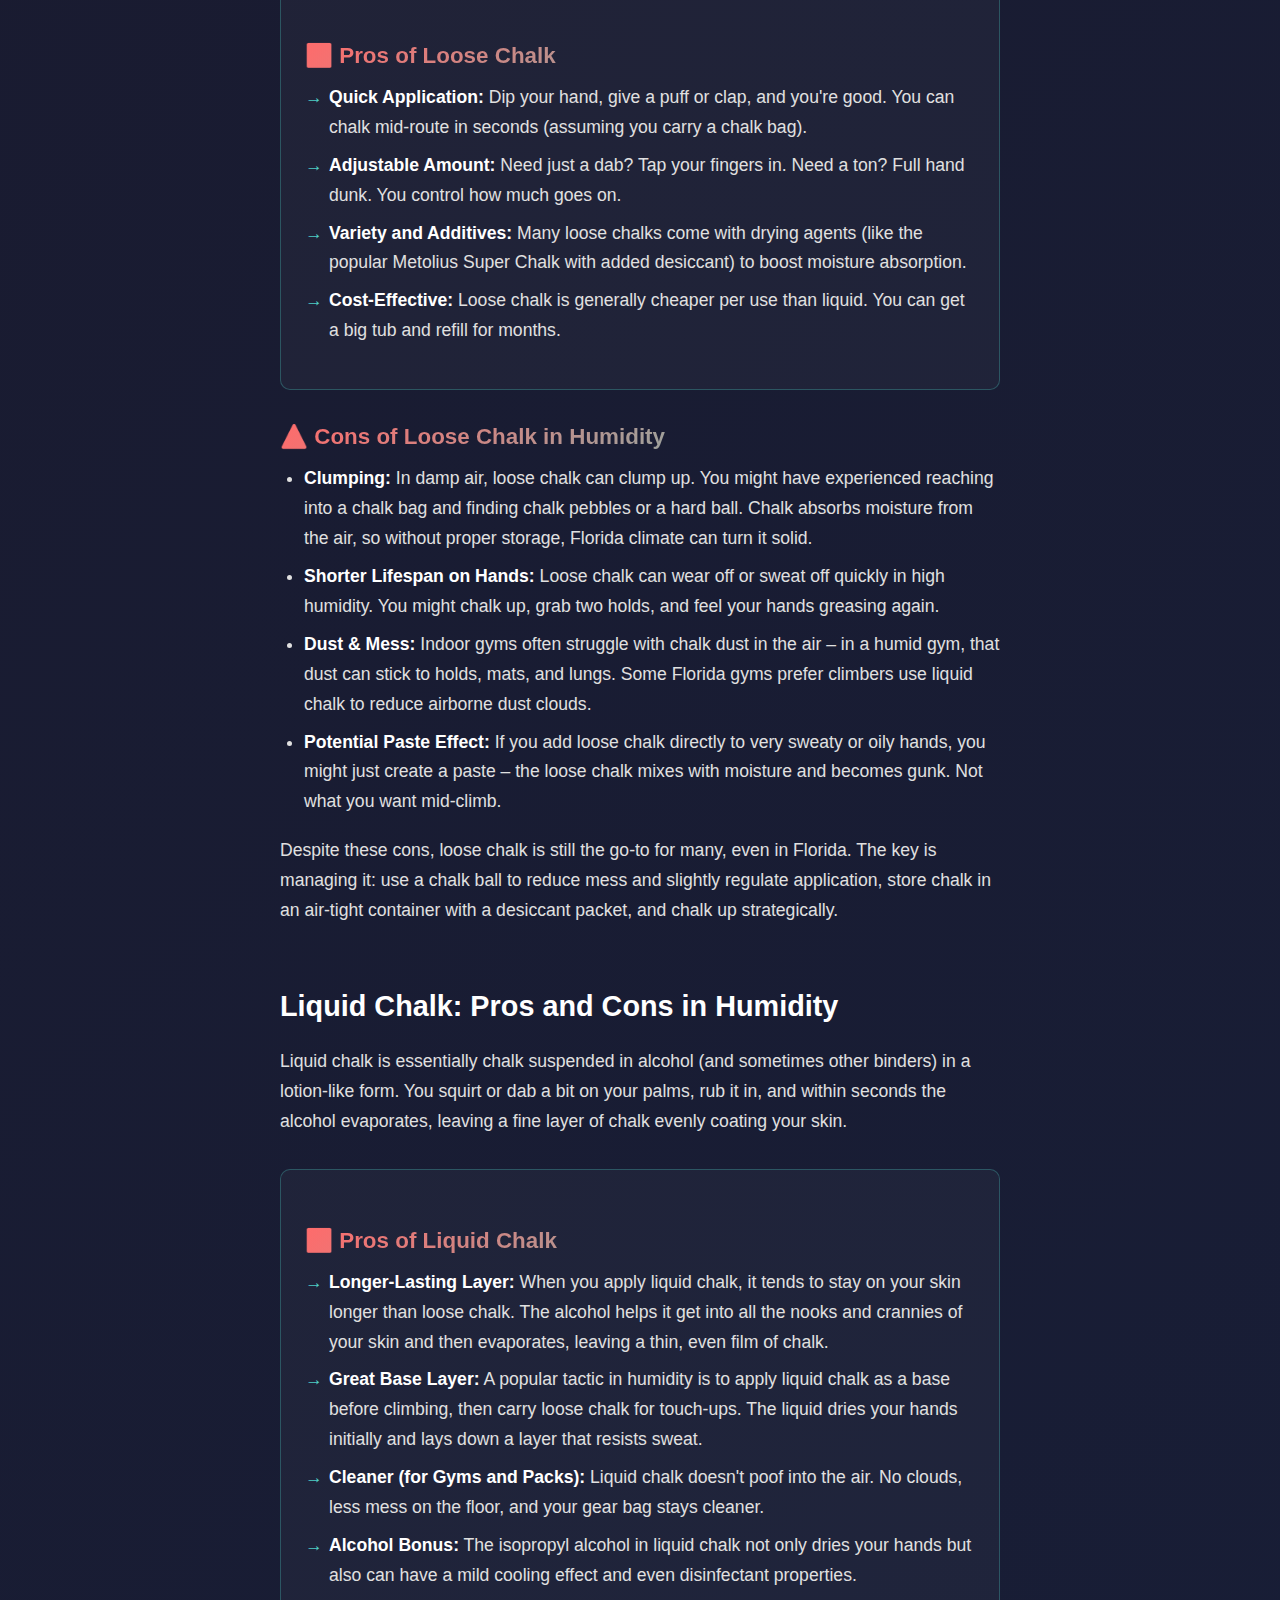
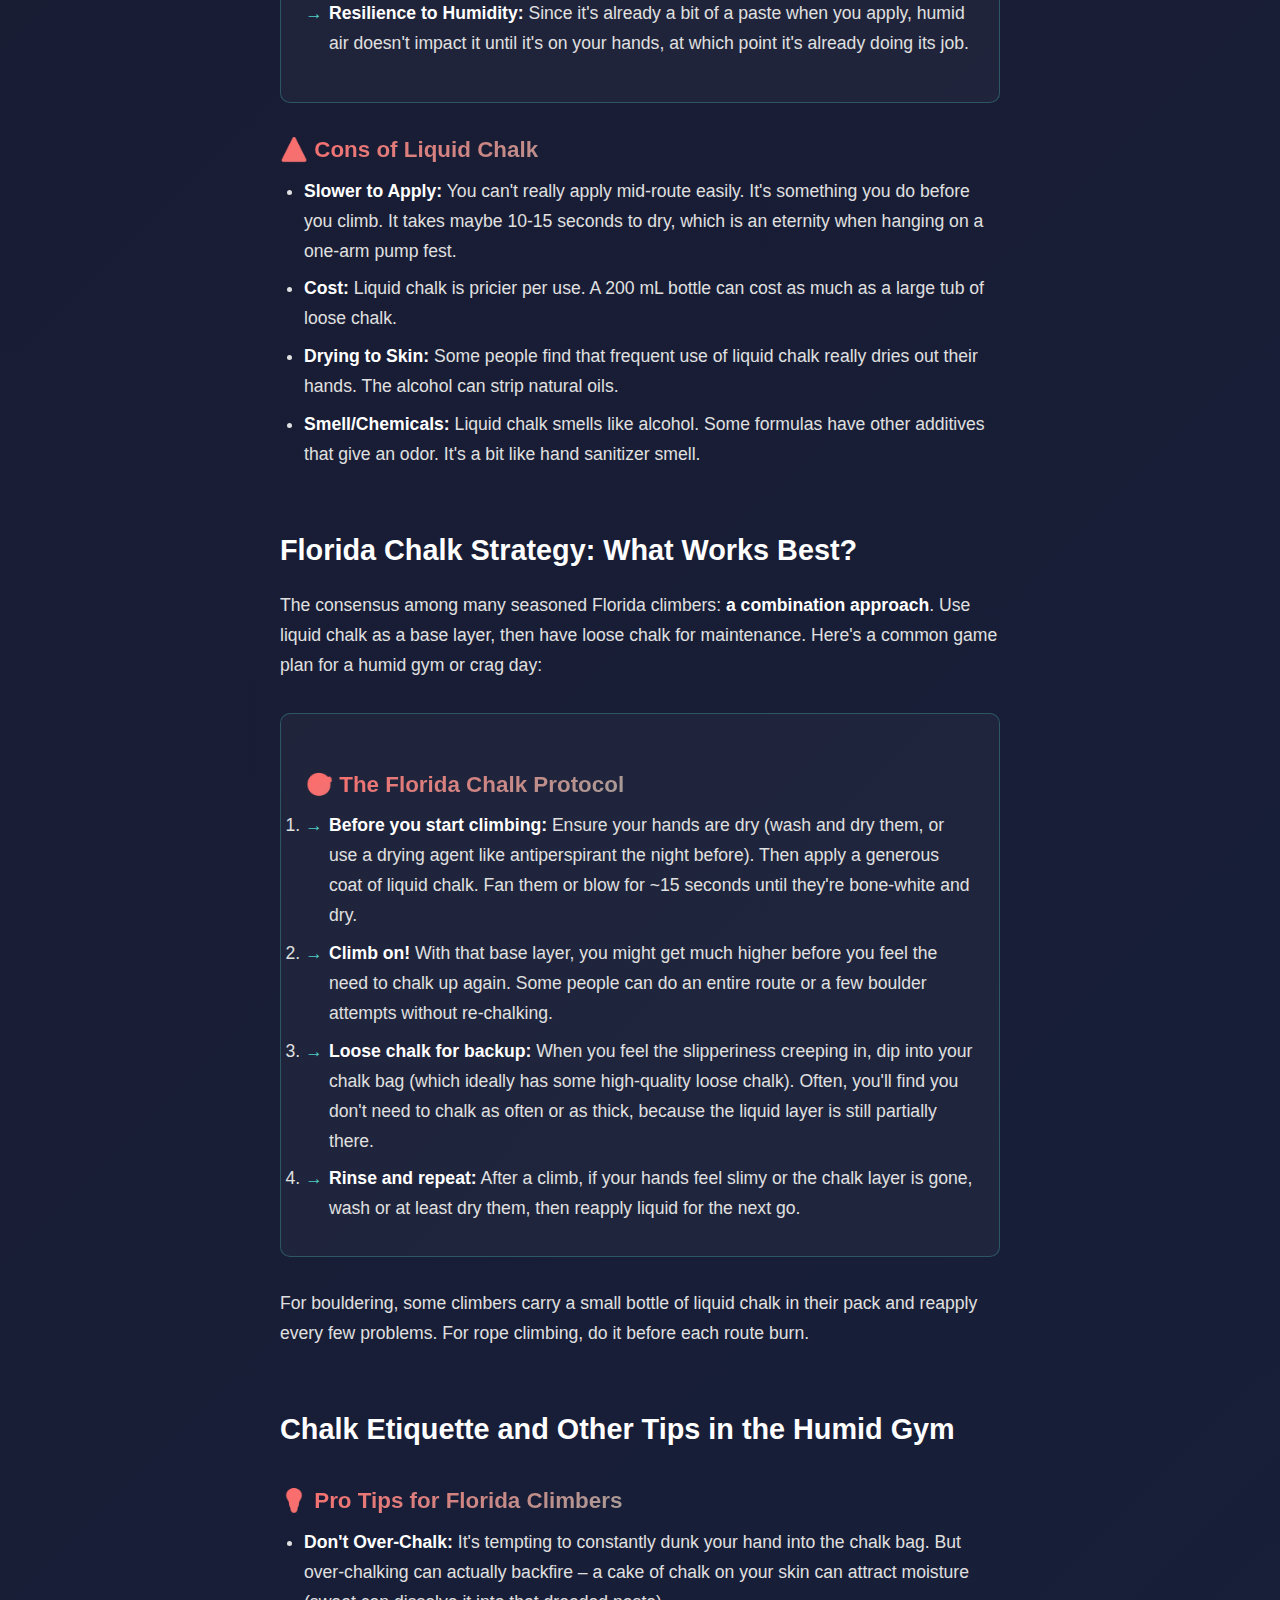
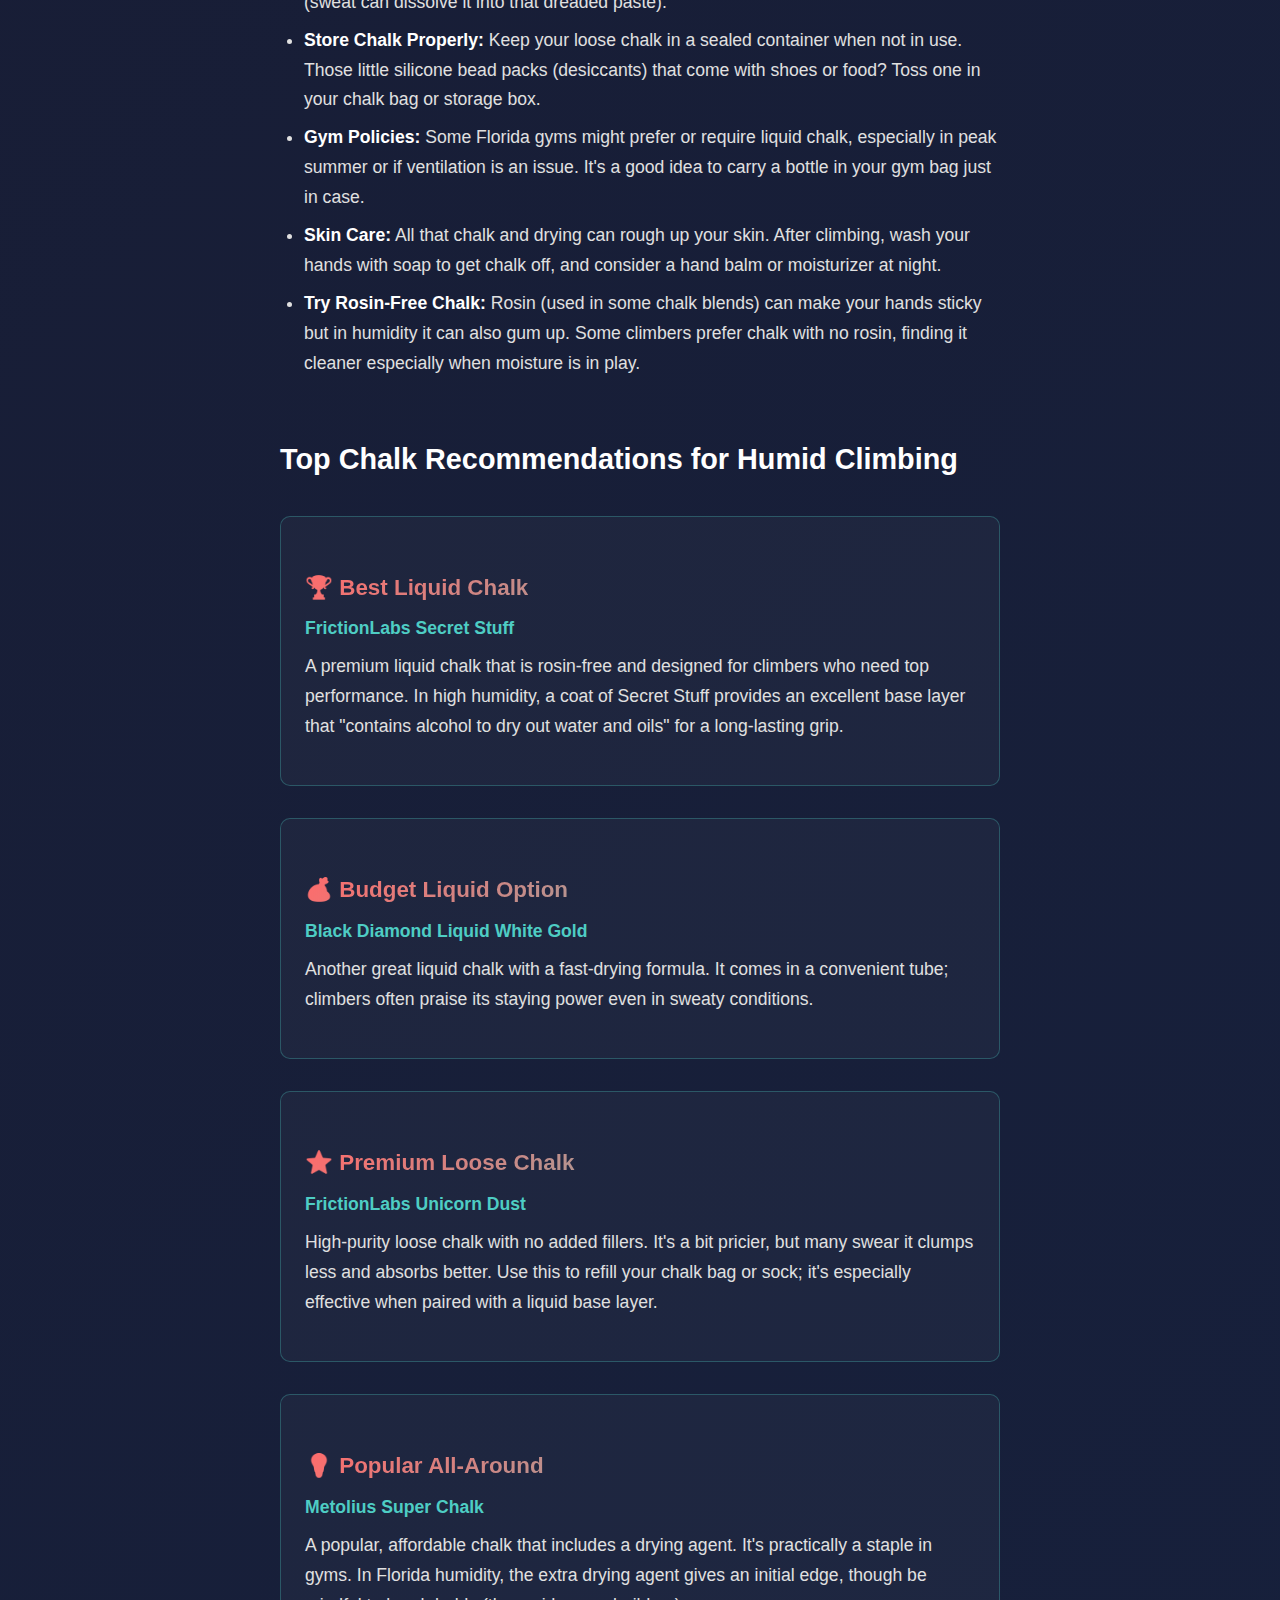
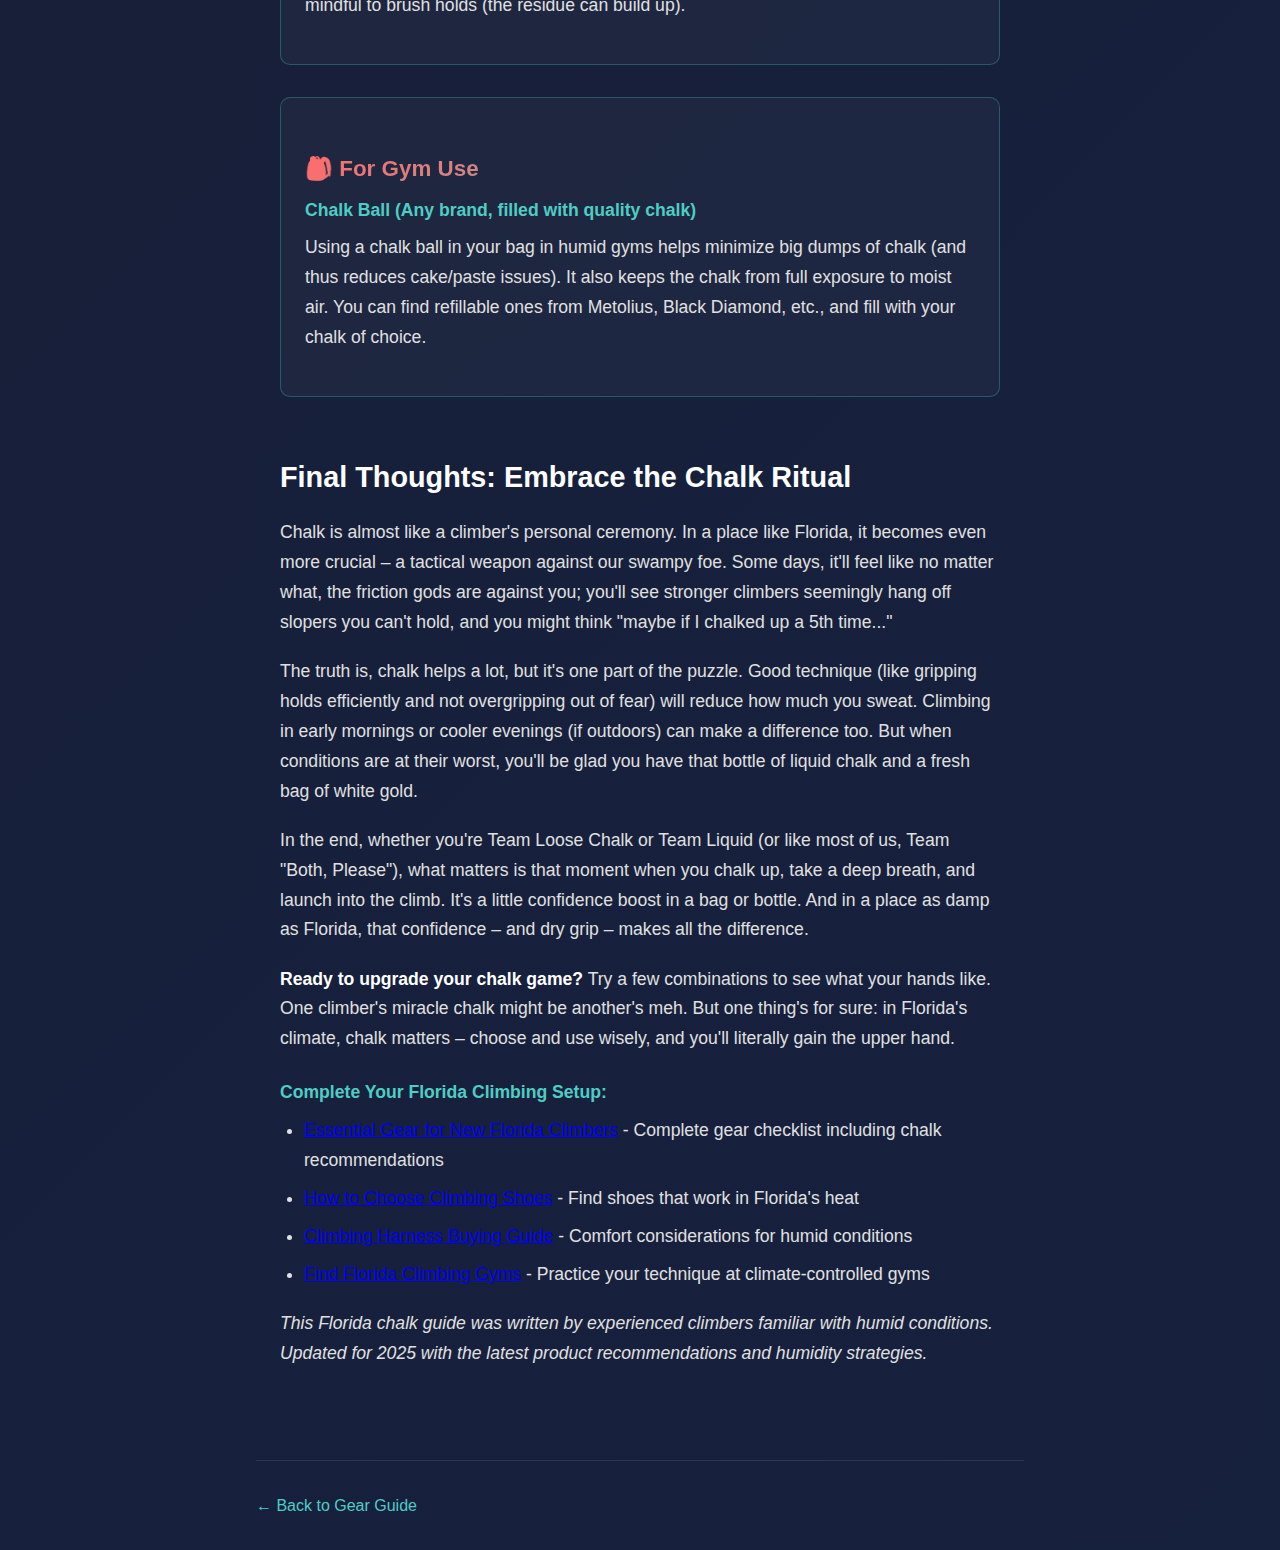
<file: gear-guide/chalk-guide-florida.html>
<!DOCTYPE html>
<html lang="en">
<head>
    <meta charset="UTF-8">
    <meta name="viewport" content="width=device-width, initial-scale=1.0">
    <title>Chalk Guide for Florida Climbers: Liquid vs Loose for Humid Conditions 2025</title>
    <meta name="description" content="Complete chalk guide for Florida's humid climate. Compare liquid vs loose chalk, learn humidity strategies, and discover the best chalk for sweaty conditions in 2025.">
    <meta name="keywords" content="climbing chalk Florida, liquid chalk vs loose chalk, humid climbing conditions, Florida climbing chalk, best chalk for humidity, climbing in Florida heat, chalk for sweaty hands">
    <meta name="author" content="Florida Climbing Scene">
    
    <!-- Open Graph / Facebook -->
    <meta property="og:type" content="article">
    <meta property="og:url" content="https://floridaclimbingscene.com/gear-guide/chalk-guide-florida">
    <meta property="og:title" content="Chalk Guide for Florida Climbers: Liquid vs Loose for Humid Conditions 2025">
    <meta property="og:description" content="Complete chalk guide for Florida's humid climate. Learn strategies for climbing in heat and humidity with expert chalk recommendations.">
    <meta property="og:image" content="https://floridaclimbingscene.com/images/florida-chalk-guide.jpg">
    <meta property="og:site_name" content="Florida Climbing Scene">
    
    <!-- Twitter Card -->
    <meta name="twitter:card" content="summary_large_image">
    <meta name="twitter:title" content="Florida Chalk Guide - Liquid vs Loose for Humidity 2025">
    <meta name="twitter:description" content="Complete chalk guide for Florida's humid climate with expert recommendations for sweaty conditions.">
    <meta name="twitter:image" content="https://floridaclimbingscene.com/images/florida-chalk-guide.jpg">
    
    <!-- Article specific -->
    <meta property="article:published_time" content="2025-09-07T00:00:00-04:00">
    <meta property="article:modified_time" content="2025-09-07T00:00:00-04:00">
    <meta property="article:author" content="Florida Climbing Scene">
    <meta property="article:section" content="Climbing Gear">
    <meta property="article:tag" content="climbing chalk">
    <meta property="article:tag" content="Florida climbing">
    <meta property="article:tag" content="humid conditions">
    <meta property="article:tag" content="liquid chalk">
    
    <link rel="canonical" href="https://floridaclimbingscene.com/gear-guide/chalk-guide-florida">
    
    <!-- Google tag (gtag.js) -->
    <script async src="https://www.googletagmanager.com/gtag/js?id=G-NQ9JL63TB4"></script>
    <script>
      window.dataLayer = window.dataLayer || [];
      function gtag(){dataLayer.push(arguments);}
      gtag('js', new Date());

      gtag('config', 'G-NQ9JL63TB4');
    </script>
    <link rel="stylesheet" href="../styles.css">
    <link rel="stylesheet" href="../blog-styles.css">
    
    <!-- Structured Data -->
    <script type="application/ld+json">
    {
      "@context": "https://schema.org",
      "@type": "Article",
      "headline": "Chalk Guide for Florida Climbers: Liquid vs Loose for Humid Conditions 2025",
      "description": "Complete chalk guide for Florida's humid climate. Compare liquid vs loose chalk, learn humidity strategies, and discover the best chalk for sweaty conditions.",
      "author": {
        "@type": "Organization",
        "name": "Florida Climbing Scene"
      },
      "publisher": {
        "@type": "Organization",
        "name": "Florida Climbing Scene",
        "logo": {
          "@type": "ImageObject",
          "url": "https://floridaclimbingscene.com/logo.png"
        }
      },
      "datePublished": "2025-09-07",
      "dateModified": "2025-09-07",
      "mainEntityOfPage": {
        "@type": "WebPage",
        "@id": "https://floridaclimbingscene.com/gear-guide/chalk-guide-florida"
      },
      "image": "https://floridaclimbingscene.com/images/florida-chalk-guide.jpg",
      "articleSection": "Climbing Gear",
      "keywords": ["climbing chalk", "liquid chalk", "loose chalk", "Florida climbing", "humid conditions", "sweaty hands"],
      "wordCount": "3500",
      "inLanguage": "en-US"
    }
    </script>
</head>
<body>
    <div class="container">
        <nav class="main-nav">
            <div class="nav-content">
                <h1><a href="../index.html" class="nav-logo">FLORIDA CLIMBING DIRECTORY</a></h1>
                <div class="nav-menu">
                    <button class="menu-toggle" id="menuToggle">
                        <span class="menu-icon">
                            <span></span>
                            <span></span>
                            <span></span>
                        </span>
                        <span class="menu-text">Menu</span>
                    </button>
                    <div class="menu-dropdown" id="menuDropdown">
                        <a href="../index.html" class="menu-item">🏢 Gym Directory</a>
                        <a href="../gear-guide.html" class="menu-item active">🧗‍♂️ Gear Guide</a>
                        <a href="#" class="menu-item disabled">🗺️ Routes (Coming Soon)</a>
                        <a href="#" class="menu-item disabled">📅 Events (Coming Soon)</a>
                    </div>
                </div>
            </div>
        </nav>

        <article class="blog-post">
            <header class="blog-header">
                <div class="blog-breadcrumbs">
                    <a href="../gear-guide.html">← Back to Gear Guide</a>
                </div>
                <div class="blog-title-row">
                    <h1>Why Chalk Matters in Florida: Liquid vs. Loose Chalk for Humid Conditions</h1>
                    <div class="audio-controls">
                        <button class="audio-play-btn" id="audioPlayBtn" title="Listen to this article">
                            <svg class="play-icon" viewBox="0 0 24 24" fill="currentColor">
                                <path d="M8 5v14l11-7z"/>
                            </svg>
                            <svg class="pause-icon" viewBox="0 0 24 24" fill="currentColor" style="display: none;">
                                <path d="M6 19h4V5H6v14zm8-14v14h4V5h-4z"/>
                            </svg>
                            <span class="audio-status">Play</span>
                        </button>
                    </div>
                </div>
                <div class="blog-meta">
                    <span class="blog-date">September 7, 2025</span>
                    <span class="blog-read-time">12 min read</span>
                    <span class="blog-author">Florida Climbing Scene</span>
                </div>
            </header>

            <div class="blog-content">
                <p class="intro-text">The air in the Miami gym is thick enough to cut with a knife. Summer in Florida – you walk from the car to the climbing gym and your shirt is already sticking to your back. Inside, the AC fights a losing battle against the humid bodies and the plastic holds slick with sweat. I'm halfway up a route, chalk bag bouncing on my waist. I slap my hand on a sloper and it feels like grabbing a popsicle that's already melting – my fingers squirm for purchase. I curse under my breath, dig into my chalk bag, and <em>poof</em> – a cloud of white dust plumes out, coating my clammy hands. Two moves later, I'm off the wall, chalk caking into a pasty smear in my palm creases.</p>

                <p>Welcome to climbing in Florida, where it's not just you that's sweating – it's the air itself. Here, chalk isn't just an accessory, it's a lifeline for your grip. But not all chalk strategies are created equal in 90% humidity. If you've ever wondered why some climbers carry liquid chalk like it's holy water or debate loose chalk vs. chalk balls like fine wine, this one's for you.</p>

                <h2>The Science of Sweat and Chalk</h2>

                <p>Chalk (magnesium carbonate) works by drying your skin. Sweat is the enemy of friction – a thin layer of moisture on your fingertips turns holds into slips. In dry conditions, a little chalk goes a long way by absorbing sweat and improving grip. In humid conditions like Florida's, the challenge is twofold:</p>

                <ol>
                    <li><strong>Your hands sweat more</strong> (because it's hot and your body is trying to cool down)</li>
                    <li><strong>The ambient moisture in the air</strong> means even dry holds might feel greasy, and your chalk doesn't stay as dry – it can clump or cake</li>
                </ol>

                <p>In other words, humidity can quickly saturate chalk and reduce its effectiveness. Ever noticed how chalk in a poorly sealed bag in Florida can get chunkier? That's it absorbing moisture from the air. The result on your hands: you chalk up, but the sweat and humidity might turn that chalk into a slippery paste if you're not using it right.</p>

                <h2>Loose Chalk: Pros and Cons in Humidity</h2>

                <p>By "loose chalk," we mean the traditional form – powder chalk that you either keep loose in your chalk bag or contained in a porous ball. This is what most climbers start with.</p>

                <div class="gear-recommendation">
                    <h3>✅ Pros of Loose Chalk</h3>
                    <ul>
                        <li><strong>Quick Application:</strong> Dip your hand, give a puff or clap, and you're good. You can chalk mid-route in seconds (assuming you carry a chalk bag).</li>
                        <li><strong>Adjustable Amount:</strong> Need just a dab? Tap your fingers in. Need a ton? Full hand dunk. You control how much goes on.</li>
                        <li><strong>Variety and Additives:</strong> Many loose chalks come with drying agents (like the popular Metolius Super Chalk with added desiccant) to boost moisture absorption.</li>
                        <li><strong>Cost-Effective:</strong> Loose chalk is generally cheaper per use than liquid. You can get a big tub and refill for months.</li>
                    </ul>
                </div>

                <div class="gear-tip">
                    <h3>⚠️ Cons of Loose Chalk in Humidity</h3>
                    <ul>
                        <li><strong>Clumping:</strong> In damp air, loose chalk can clump up. You might have experienced reaching into a chalk bag and finding chalk pebbles or a hard ball. Chalk absorbs moisture from the air, so without proper storage, Florida climate can turn it solid.</li>
                        <li><strong>Shorter Lifespan on Hands:</strong> Loose chalk can wear off or sweat off quickly in high humidity. You might chalk up, grab two holds, and feel your hands greasing again.</li>
                        <li><strong>Dust & Mess:</strong> Indoor gyms often struggle with chalk dust in the air – in a humid gym, that dust can stick to holds, mats, and lungs. Some Florida gyms prefer climbers use liquid chalk to reduce airborne dust clouds.</li>
                        <li><strong>Potential Paste Effect:</strong> If you add loose chalk directly to very sweaty or oily hands, you might just create a paste – the loose chalk mixes with moisture and becomes gunk. Not what you want mid-climb.</li>
                    </ul>
                </div>

                <p>Despite these cons, loose chalk is still the go-to for many, even in Florida. The key is managing it: use a chalk ball to reduce mess and slightly regulate application, store chalk in an air-tight container with a desiccant packet, and chalk up strategically.</p>

                <h2>Liquid Chalk: Pros and Cons in Humidity</h2>

                <p>Liquid chalk is essentially chalk suspended in alcohol (and sometimes other binders) in a lotion-like form. You squirt or dab a bit on your palms, rub it in, and within seconds the alcohol evaporates, leaving a fine layer of chalk evenly coating your skin.</p>

                <div class="gear-recommendation">
                    <h3>✅ Pros of Liquid Chalk</h3>
                    <ul>
                        <li><strong>Longer-Lasting Layer:</strong> When you apply liquid chalk, it tends to stay on your skin longer than loose chalk. The alcohol helps it get into all the nooks and crannies of your skin and then evaporates, leaving a thin, even film of chalk.</li>
                        <li><strong>Great Base Layer:</strong> A popular tactic in humidity is to apply liquid chalk as a base before climbing, then carry loose chalk for touch-ups. The liquid dries your hands initially and lays down a layer that resists sweat.</li>
                        <li><strong>Cleaner (for Gyms and Packs):</strong> Liquid chalk doesn't poof into the air. No clouds, less mess on the floor, and your gear bag stays cleaner.</li>
                        <li><strong>Alcohol Bonus:</strong> The isopropyl alcohol in liquid chalk not only dries your hands but also can have a mild cooling effect and even disinfectant properties.</li>
                        <li><strong>Resilience to Humidity:</strong> Since it's already a bit of a paste when you apply, humid air doesn't impact it until it's on your hands, at which point it's already doing its job.</li>
                    </ul>
                </div>

                <div class="gear-tip">
                    <h3>⚠️ Cons of Liquid Chalk</h3>
                    <ul>
                        <li><strong>Slower to Apply:</strong> You can't really apply mid-route easily. It's something you do before you climb. It takes maybe 10-15 seconds to dry, which is an eternity when hanging on a one-arm pump fest.</li>
                        <li><strong>Cost:</strong> Liquid chalk is pricier per use. A 200 mL bottle can cost as much as a large tub of loose chalk.</li>
                        <li><strong>Drying to Skin:</strong> Some people find that frequent use of liquid chalk really dries out their hands. The alcohol can strip natural oils.</li>
                        <li><strong>Smell/Chemicals:</strong> Liquid chalk smells like alcohol. Some formulas have other additives that give an odor. It's a bit like hand sanitizer smell.</li>
                    </ul>
                </div>

                <h2>Florida Chalk Strategy: What Works Best?</h2>

                <p>The consensus among many seasoned Florida climbers: <strong>a combination approach</strong>. Use liquid chalk as a base layer, then have loose chalk for maintenance. Here's a common game plan for a humid gym or crag day:</p>

                <div class="gear-recommendation">
                    <h3>🎯 The Florida Chalk Protocol</h3>
                    <ol>
                        <li><strong>Before you start climbing:</strong> Ensure your hands are dry (wash and dry them, or use a drying agent like antiperspirant the night before). Then apply a generous coat of liquid chalk. Fan them or blow for ~15 seconds until they're bone-white and dry.</li>
                        <li><strong>Climb on!</strong> With that base layer, you might get much higher before you feel the need to chalk up again. Some people can do an entire route or a few boulder attempts without re-chalking.</li>
                        <li><strong>Loose chalk for backup:</strong> When you feel the slipperiness creeping in, dip into your chalk bag (which ideally has some high-quality loose chalk). Often, you'll find you don't need to chalk as often or as thick, because the liquid layer is still partially there.</li>
                        <li><strong>Rinse and repeat:</strong> After a climb, if your hands feel slimy or the chalk layer is gone, wash or at least dry them, then reapply liquid for the next go.</li>
                    </ol>
                </div>

                <p>For bouldering, some climbers carry a small bottle of liquid chalk in their pack and reapply every few problems. For rope climbing, do it before each route burn.</p>

                <h2>Chalk Etiquette and Other Tips in the Humid Gym</h2>

                <div class="gear-tip">
                    <h3>💡 Pro Tips for Florida Climbers</h3>
                    <ul>
                        <li><strong>Don't Over-Chalk:</strong> It's tempting to constantly dunk your hand into the chalk bag. But over-chalking can actually backfire – a cake of chalk on your skin can attract moisture (sweat can dissolve it into that dreaded paste).</li>
                        <li><strong>Store Chalk Properly:</strong> Keep your loose chalk in a sealed container when not in use. Those little silicone bead packs (desiccants) that come with shoes or food? Toss one in your chalk bag or storage box.</li>
                        <li><strong>Gym Policies:</strong> Some Florida gyms might prefer or require liquid chalk, especially in peak summer or if ventilation is an issue. It's a good idea to carry a bottle in your gym bag just in case.</li>
                        <li><strong>Skin Care:</strong> All that chalk and drying can rough up your skin. After climbing, wash your hands with soap to get chalk off, and consider a hand balm or moisturizer at night.</li>
                        <li><strong>Try Rosin-Free Chalk:</strong> Rosin (used in some chalk blends) can make your hands sticky but in humidity it can also gum up. Some climbers prefer chalk with no rosin, finding it cleaner especially when moisture is in play.</li>
                    </ul>
                </div>

                <h2>Top Chalk Recommendations for Humid Climbing</h2>

                <div class="gear-recommendation">
                    <h3>🏆 Best Liquid Chalk</h3>
                    <h4>FrictionLabs Secret Stuff</h4>
                    <p>A premium liquid chalk that is rosin-free and designed for climbers who need top performance. In high humidity, a coat of Secret Stuff provides an excellent base layer that "contains alcohol to dry out water and oils" for a long-lasting grip.</p>
                </div>

                <div class="gear-recommendation">
                    <h3>💰 Budget Liquid Option</h3>
                    <h4>Black Diamond Liquid White Gold</h4>
                    <p>Another great liquid chalk with a fast-drying formula. It comes in a convenient tube; climbers often praise its staying power even in sweaty conditions.</p>
                </div>

                <div class="gear-recommendation">
                    <h3>⭐ Premium Loose Chalk</h3>
                    <h4>FrictionLabs Unicorn Dust</h4>
                    <p>High-purity loose chalk with no added fillers. It's a bit pricier, but many swear it clumps less and absorbs better. Use this to refill your chalk bag or sock; it's especially effective when paired with a liquid base layer.</p>
                </div>

                <div class="gear-recommendation">
                    <h3>💡 Popular All-Around</h3>
                    <h4>Metolius Super Chalk</h4>
                    <p>A popular, affordable chalk that includes a drying agent. It's practically a staple in gyms. In Florida humidity, the extra drying agent gives an initial edge, though be mindful to brush holds (the residue can build up).</p>
                </div>

                <div class="gear-recommendation">
                    <h3>🎒 For Gym Use</h3>
                    <h4>Chalk Ball (Any brand, filled with quality chalk)</h4>
                    <p>Using a chalk ball in your bag in humid gyms helps minimize big dumps of chalk (and thus reduces cake/paste issues). It also keeps the chalk from full exposure to moist air. You can find refillable ones from Metolius, Black Diamond, etc., and fill with your chalk of choice.</p>
                </div>

                <h2>Final Thoughts: Embrace the Chalk Ritual</h2>

                <p>Chalk is almost like a climber's personal ceremony. In a place like Florida, it becomes even more crucial – a tactical weapon against our swampy foe. Some days, it'll feel like no matter what, the friction gods are against you; you'll see stronger climbers seemingly hang off slopers you can't hold, and you might think "maybe if I chalked up a 5th time..."</p>

                <p>The truth is, chalk helps a lot, but it's one part of the puzzle. Good technique (like gripping holds efficiently and not overgripping out of fear) will reduce how much you sweat. Climbing in early mornings or cooler evenings (if outdoors) can make a difference too. But when conditions are at their worst, you'll be glad you have that bottle of liquid chalk and a fresh bag of white gold.</p>

                <p>In the end, whether you're Team Loose Chalk or Team Liquid (or like most of us, Team "Both, Please"), what matters is that moment when you chalk up, take a deep breath, and launch into the climb. It's a little confidence boost in a bag or bottle. And in a place as damp as Florida, that confidence – and dry grip – makes all the difference.</p>

                <div class="blog-footer">
                    <p><strong>Ready to upgrade your chalk game?</strong> Try a few combinations to see what your hands like. One climber's miracle chalk might be another's meh. But one thing's for sure: in Florida's climate, chalk matters – choose and use wisely, and you'll literally gain the upper hand.</p>
                    
                    <div class="related-articles">
                        <h4>Complete Your Florida Climbing Setup:</h4>
                        <ul>
                            <li><a href="beginners-checklist.html">Essential Gear for New Florida Climbers</a> - Complete gear checklist including chalk recommendations</li>
                            <li><a href="climbing-shoes-guide.html">How to Choose Climbing Shoes</a> - Find shoes that work in Florida's heat</li>
                            <li><a href="harness-guide.html">Climbing Harness Buying Guide</a> - Comfort considerations for humid conditions</li>
                            <li><a href="../index.html">Find Florida Climbing Gyms</a> - Practice your technique at climate-controlled gyms</li>
                        </ul>
                    </div>
                    
                    <div class="seo-footer">
                        <p><em>This Florida chalk guide was written by experienced climbers familiar with humid conditions. Updated for 2025 with the latest product recommendations and humidity strategies.</em></p>
                    </div>
                </div>
            </div>

            <div class="blog-navigation">
                <a href="../gear-guide.html" class="back-link">← Back to Gear Guide</a>
            </div>
        </article>
    </div>

    <script>
        // Menu toggle functionality
        const menuToggle = document.getElementById('menuToggle');
        const menuDropdown = document.getElementById('menuDropdown');

        if (menuToggle && menuDropdown) {
            menuToggle.addEventListener('click', () => {
                menuDropdown.classList.toggle('active');
                menuToggle.classList.toggle('active');
            });

            // Close menu when clicking outside
            document.addEventListener('click', (e) => {
                if (!menuToggle.contains(e.target) && !menuDropdown.contains(e.target)) {
                    menuDropdown.classList.remove('active');
                    menuToggle.classList.remove('active');
                }
            });
        }

        // Google Analytics and Audio Player
        document.addEventListener('DOMContentLoaded', function() {
            gtag('config', 'G-NQ9JL63TB4', {
                page_title: 'Chalk Guide Florida - Florida Climbing Scene',
                page_location: window.location.href
            });

            // Initialize audio player
            const audioPlayer = new BlogAudioPlayer();
        });
        
        // BlogAudioPlayer Class
        class BlogAudioPlayer {
            constructor() {
                this.isPlaying = false;
                this.synthesis = window.speechSynthesis;
                this.utterance = null;
                this.button = document.getElementById('audioPlayBtn');
                this.playIcon = this.button.querySelector('.play-icon');
                this.pauseIcon = this.button.querySelector('.pause-icon');
                this.status = this.button.querySelector('.audio-status');
                
                this.button.addEventListener('click', () => this.toggleAudio());
                
                // Handle synthesis events
                this.synthesis.addEventListener('voiceschanged', () => this.setupVoice());
            }
            
            setupVoice() {
                const voices = this.synthesis.getVoices();
                this.voice = voices.find(voice => voice.lang.startsWith('en')) || voices[0];
            }
            
            toggleAudio() {
                if (this.isPlaying) {
                    this.pauseAudio();
                } else {
                    this.playAudio();
                }
            }
            
            playAudio() {
                if (this.synthesis.paused) {
                    this.synthesis.resume();
                } else {
                    const content = this.extractTextContent();
                    this.utterance = new SpeechSynthesisUtterance(content);
                    this.utterance.voice = this.voice;
                    this.utterance.rate = 1.0;
                    this.utterance.pitch = 1.0;
                    
                    this.utterance.onend = () => this.onAudioEnd();
                    this.utterance.onerror = () => this.onAudioEnd();
                    
                    this.synthesis.speak(this.utterance);
                }
                
                this.isPlaying = true;
                this.updateButtonState();
            }
            
            pauseAudio() {
                this.synthesis.pause();
                this.isPlaying = false;
                this.updateButtonState();
            }
            
            onAudioEnd() {
                this.isPlaying = false;
                this.updateButtonState();
            }
            
            updateButtonState() {
                if (this.isPlaying) {
                    this.playIcon.style.display = 'none';
                    this.pauseIcon.style.display = 'block';
                    this.status.textContent = 'Pause';
                } else {
                    this.playIcon.style.display = 'block';
                    this.pauseIcon.style.display = 'none';
                    this.status.textContent = 'Play';
                }
            }
            
            extractTextContent() {
                const blogContent = document.querySelector('.blog-content');
                if (!blogContent) {
                    // Fallback to the full article if blog-content isn't found
                    const article = document.querySelector('.blog-post');
                    const content = article.textContent
                        .replace(/Back to Gear Guide/g, '')
                        .replace(/Play/g, '')
                        .replace(/Pause/g, '')
                        .replace(/\s+/g, ' ')
                        .trim();
                    return content;
                }
                
                // Extract only the main article content (skip title and meta)
                const content = blogContent.textContent
                    .replace(/\s+/g, ' ')
                    .trim();
                
                return content;
            }
        }
    </script>
</body>
</html>
</file>
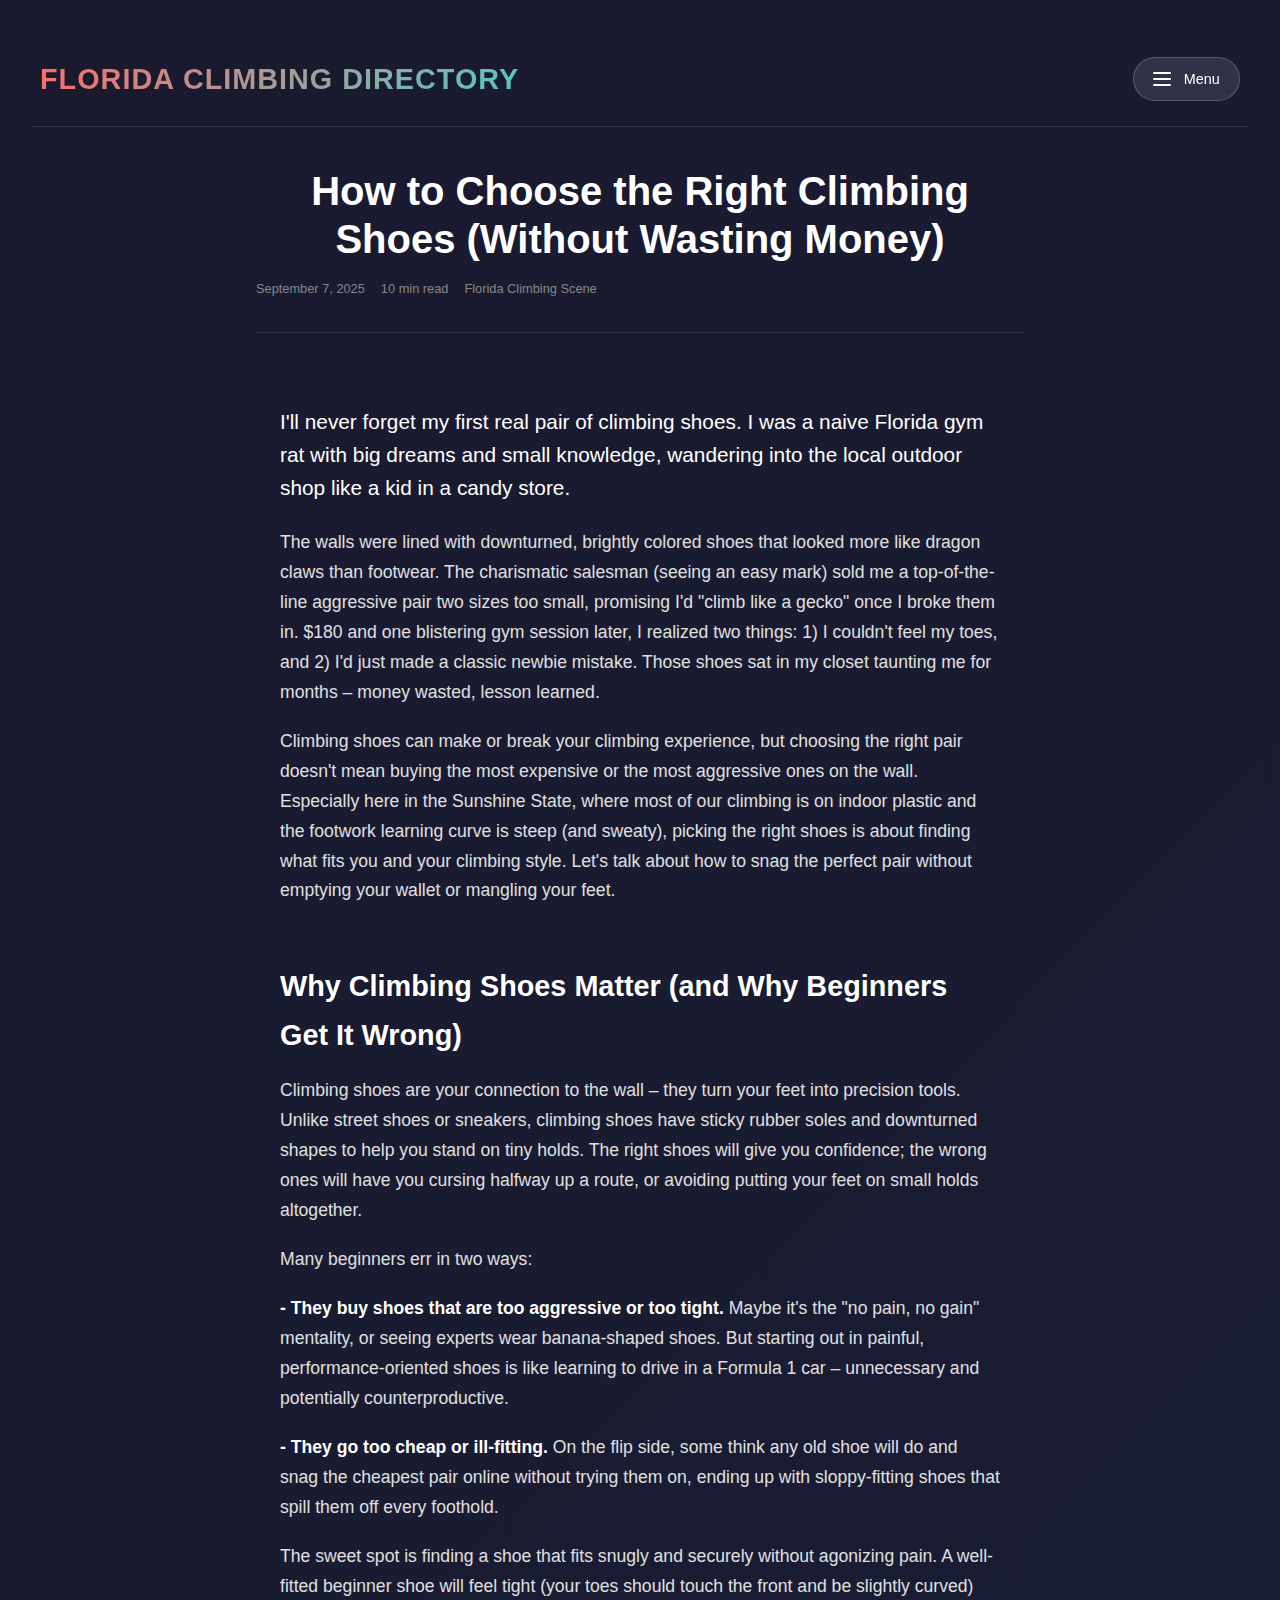
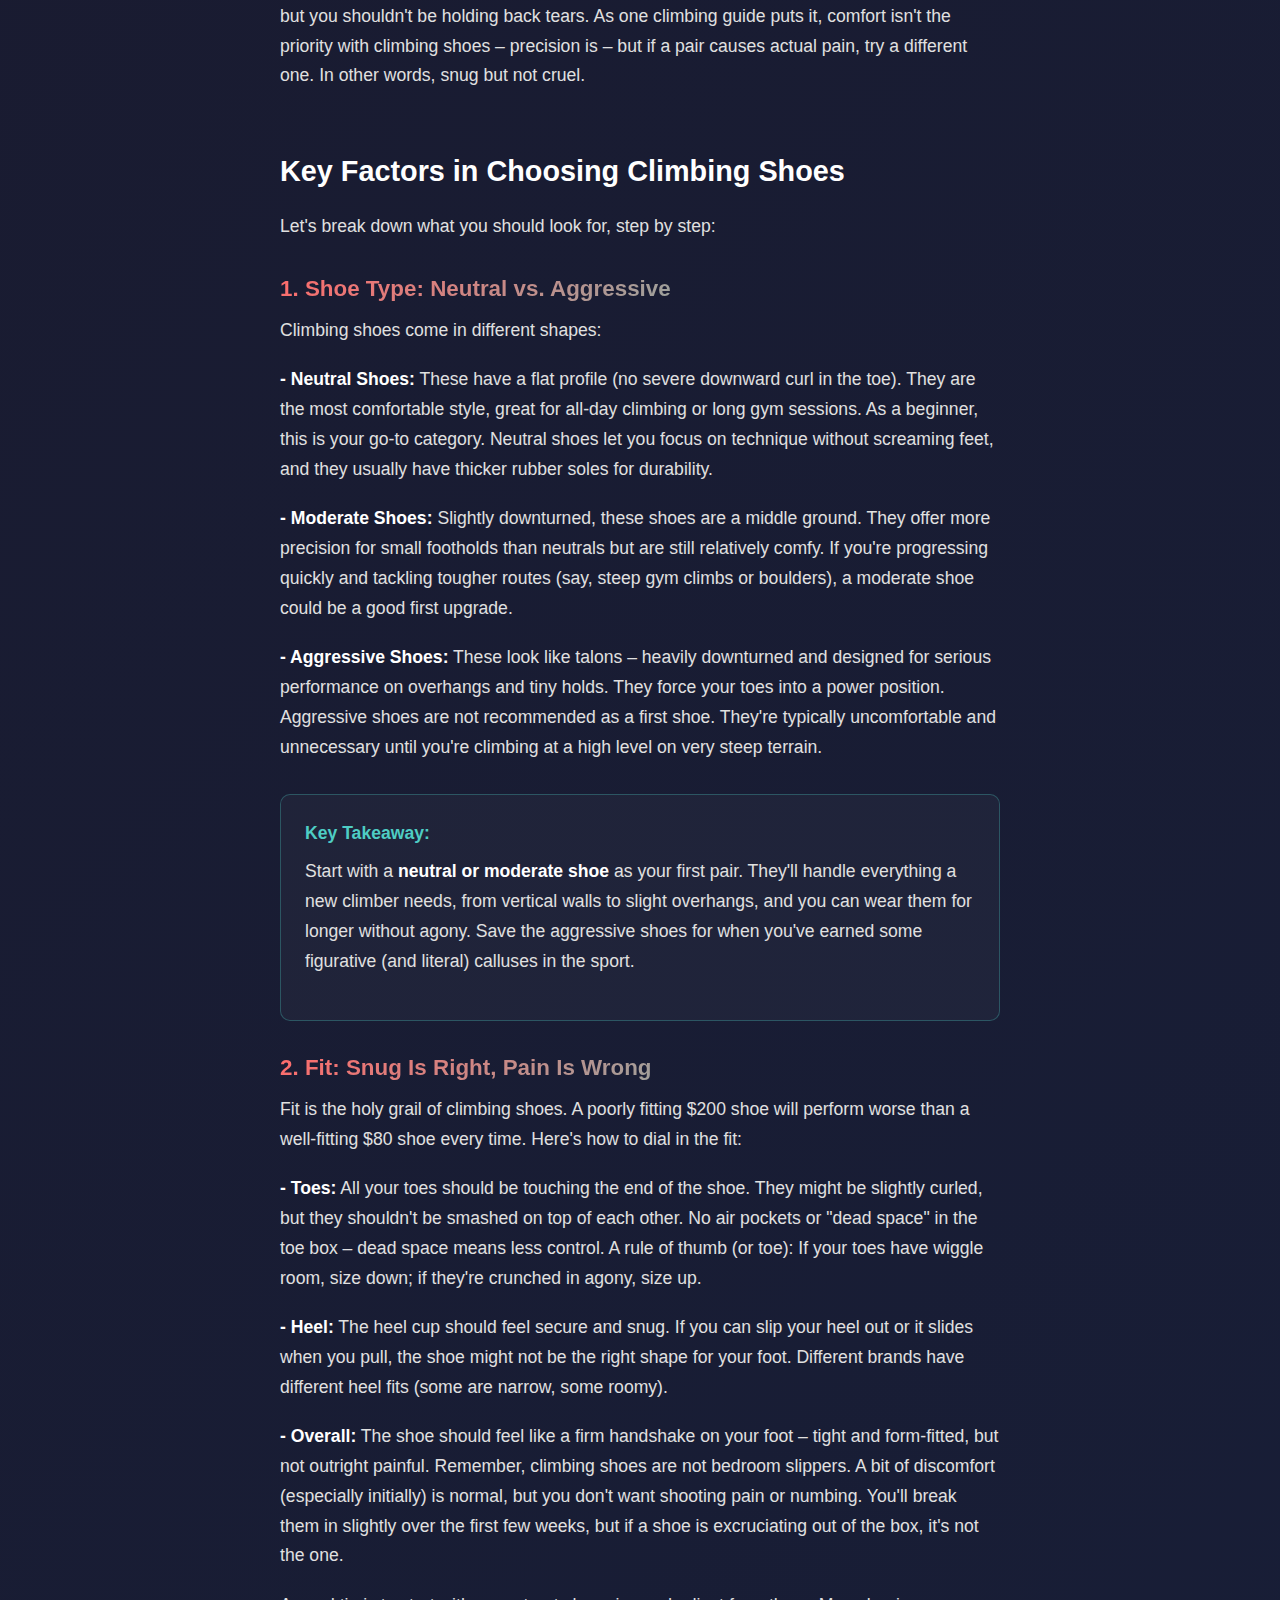
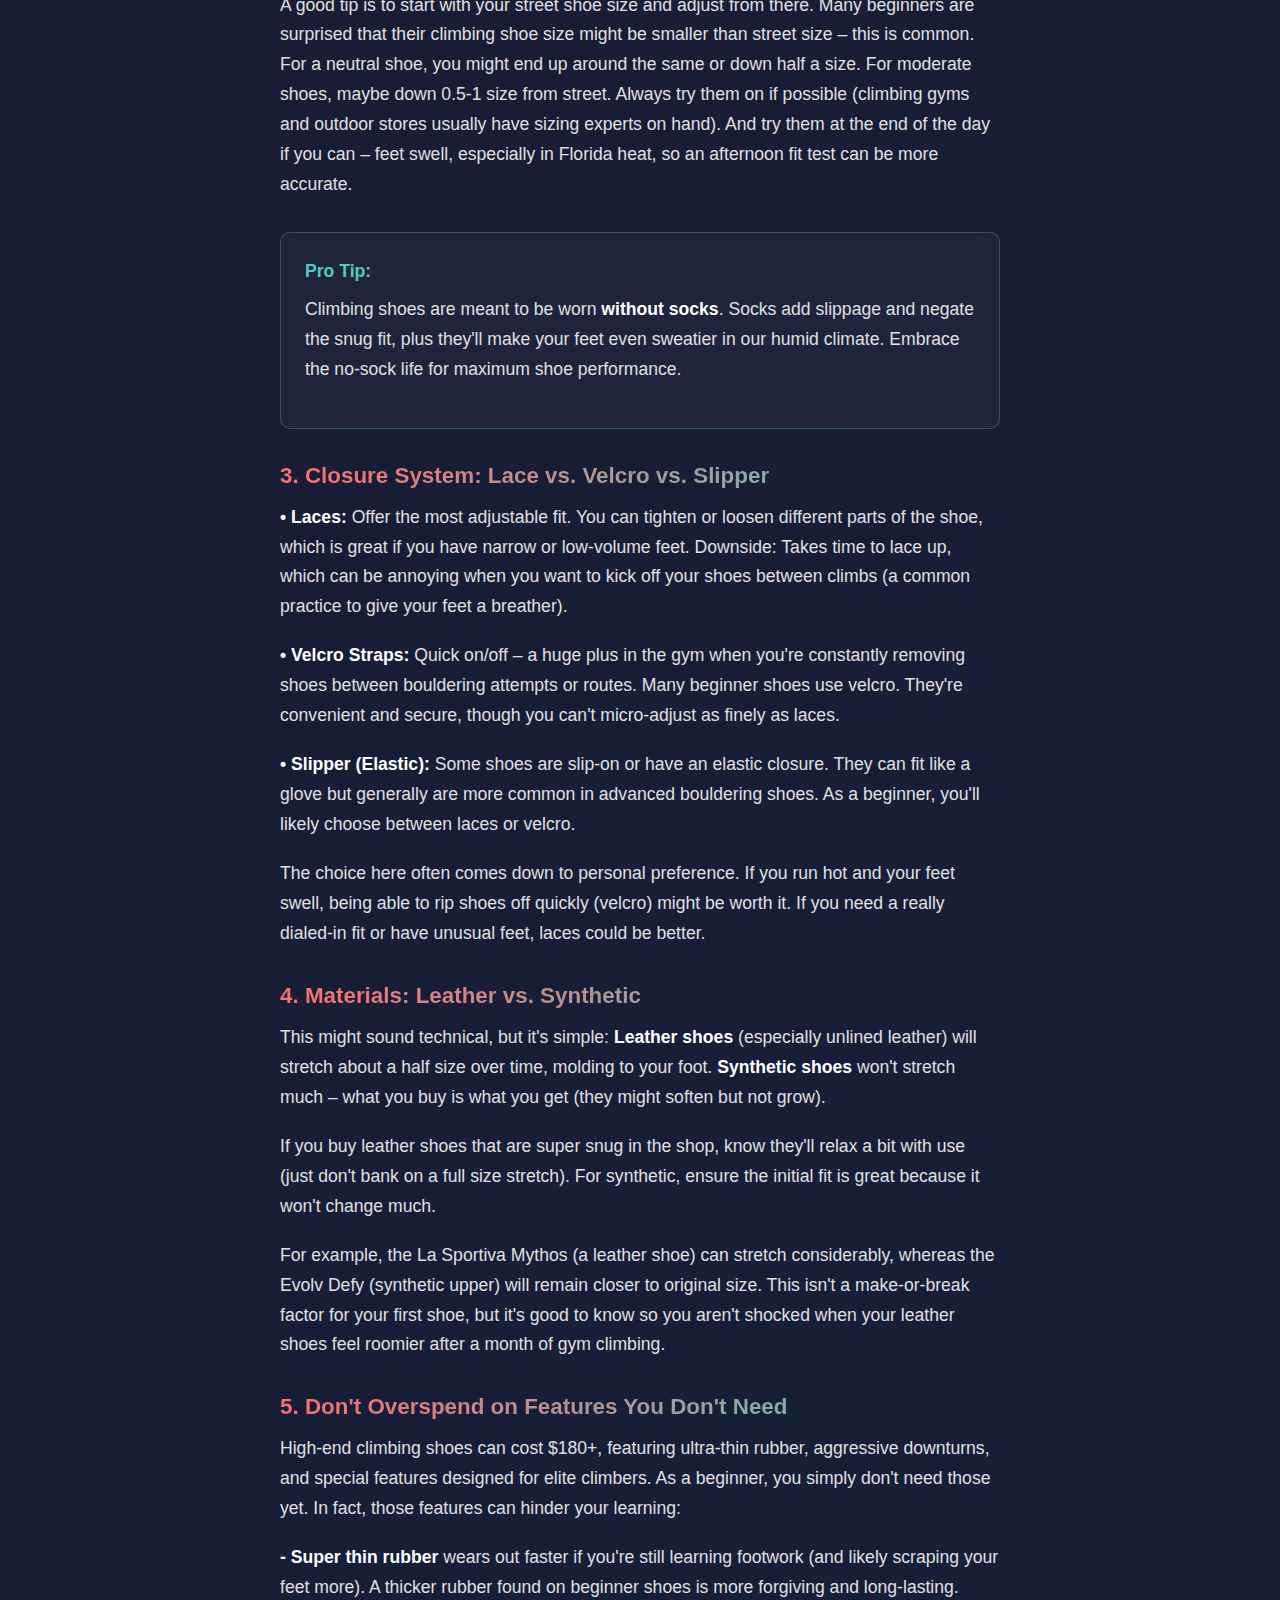
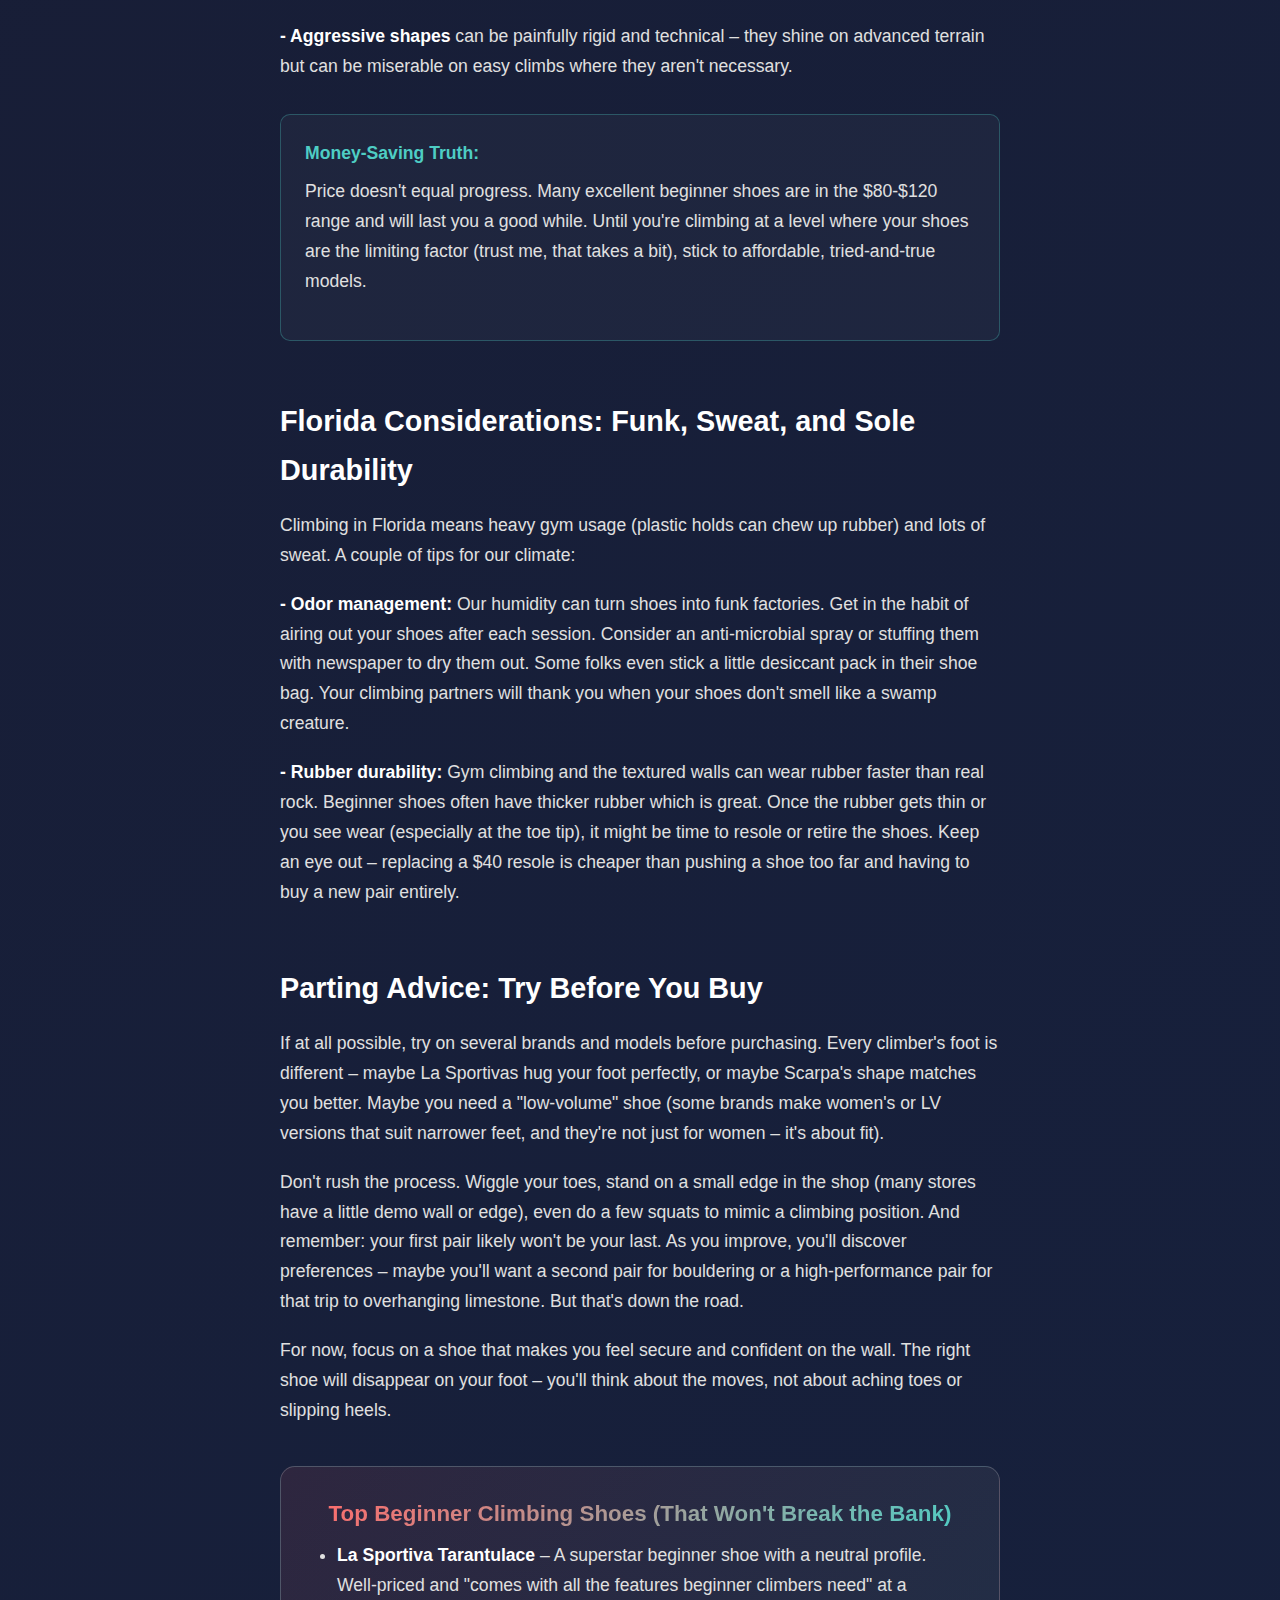
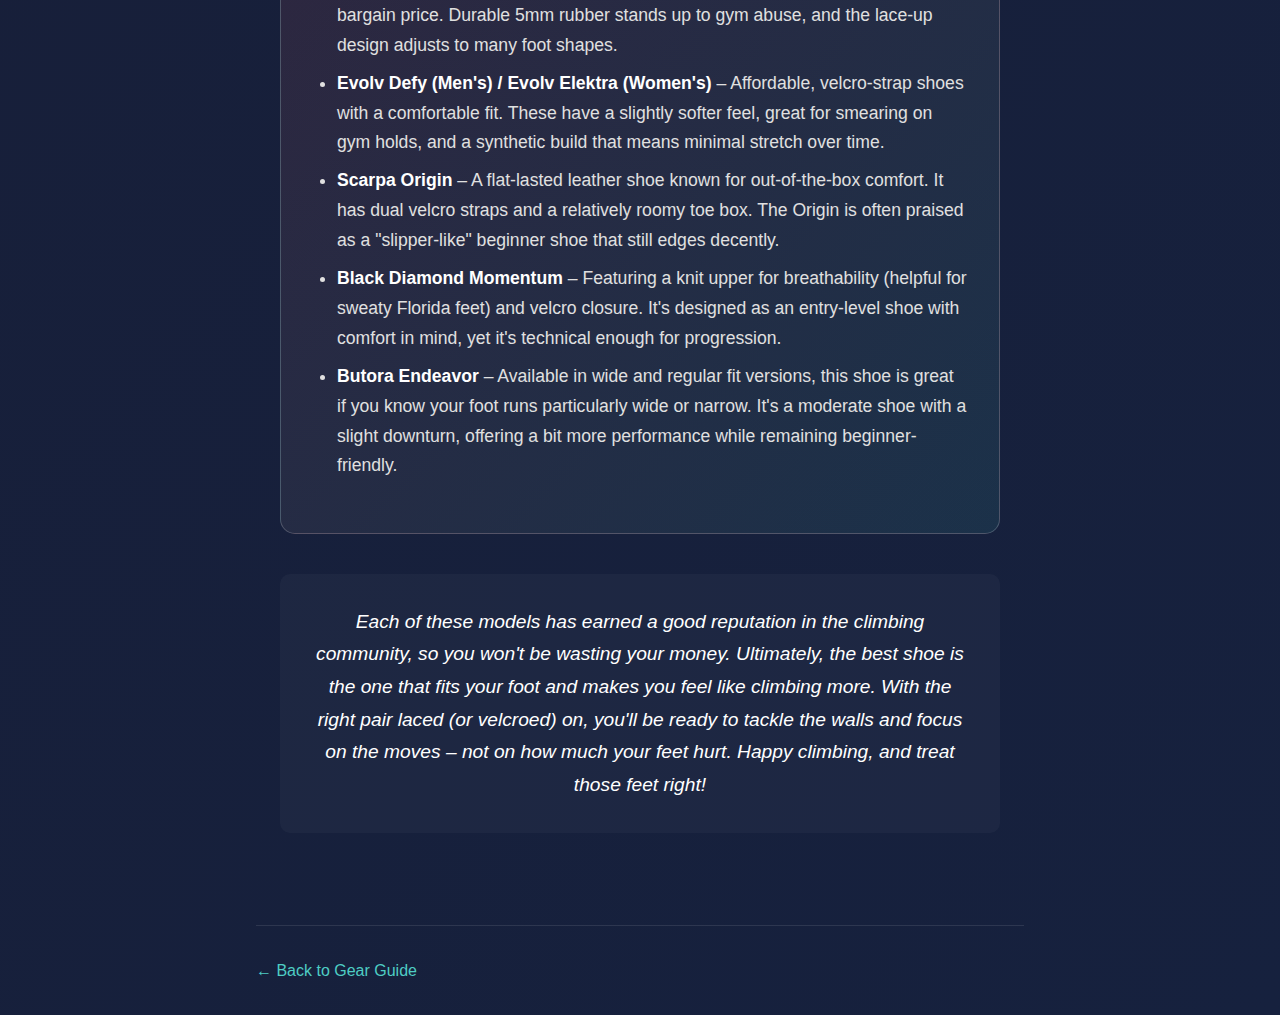
<file: gear-guide/climbing-shoes-guide.html>
<!DOCTYPE html>
<html lang="en">
<head>
    <meta charset="UTF-8">
    <meta name="viewport" content="width=device-width, initial-scale=1.0">
    <title>How to Choose Climbing Shoes in 2025 | Complete Florida Buyer's Guide</title>
    <meta name="description" content="Expert guide to choosing climbing shoes for Florida climbers. Learn about fit, sizing, types (neutral vs aggressive), and avoid expensive mistakes. Complete 2025 buyer's guide.">
    <meta name="keywords" content="climbing shoes, how to choose climbing shoes, climbing shoe fit, neutral climbing shoes, aggressive climbing shoes, Florida climbing, climbing shoe sizing, beginner climbing shoes 2025">
    <meta name="author" content="Florida Climbing Scene">
    
    <!-- Open Graph / Facebook -->
    <meta property="og:type" content="article">
    <meta property="og:url" content="https://floridaclimbingscene.com/gear-guide/climbing-shoes-guide">
    <meta property="og:title" content="How to Choose Climbing Shoes in 2025 | Complete Florida Buyer's Guide">
    <meta property="og:description" content="Expert guide to choosing climbing shoes for Florida climbers. Learn about fit, sizing, types, and avoid expensive mistakes in 2025.">
    <meta property="og:image" content="https://floridaclimbingscene.com/images/climbing-shoes-guide.jpg">
    <meta property="og:site_name" content="Florida Climbing Scene">
    
    <!-- Twitter Card -->
    <meta name="twitter:card" content="summary_large_image">
    <meta name="twitter:title" content="How to Choose Climbing Shoes - Complete 2025 Guide">
    <meta name="twitter:description" content="Expert guide to choosing climbing shoes for Florida climbers. Learn about fit, sizing, and avoid expensive mistakes.">
    <meta name="twitter:image" content="https://floridaclimbingscene.com/images/climbing-shoes-guide.jpg">
    
    <!-- Article specific -->
    <meta property="article:published_time" content="2025-09-07T00:00:00-04:00">
    <meta property="article:modified_time" content="2025-09-07T00:00:00-04:00">
    <meta property="article:author" content="Florida Climbing Scene">
    <meta property="article:section" content="Climbing Gear">
    <meta property="article:tag" content="climbing shoes">
    <meta property="article:tag" content="climbing gear">
    <meta property="article:tag" content="Florida climbing">
    <meta property="article:tag" content="shoe fit">
    
    <link rel="canonical" href="https://floridaclimbingscene.com/gear-guide/climbing-shoes-guide">
    
    <!-- Structured Data -->
    <script type="application/ld+json">
    {
      "@context": "https://schema.org",
      "@type": "Article",
      "headline": "How to Choose Climbing Shoes in 2025 | Complete Florida Buyer's Guide",
      "description": "Expert guide to choosing climbing shoes for Florida climbers. Learn about fit, sizing, types (neutral vs aggressive), and avoid expensive mistakes.",
      "author": {
        "@type": "Organization",
        "name": "Florida Climbing Scene"
      },
      "publisher": {
        "@type": "Organization",
        "name": "Florida Climbing Scene",
        "logo": {
          "@type": "ImageObject",
          "url": "https://floridaclimbingscene.com/logo.png"
        }
      },
      "datePublished": "2025-09-07",
      "dateModified": "2025-09-07",
      "mainEntityOfPage": {
        "@type": "WebPage",
        "@id": "https://floridaclimbingscene.com/gear-guide/climbing-shoes-guide"
      },
      "image": "https://floridaclimbingscene.com/images/climbing-shoes-guide.jpg",
      "articleSection": "Climbing Gear",
      "keywords": ["climbing shoes", "shoe fit", "neutral shoes", "aggressive shoes", "Florida climbing", "climbing gear"],
      "wordCount": "3000",
      "inLanguage": "en-US"
    }
    </script>
    <link rel="stylesheet" href="../styles.css">
    <link rel="stylesheet" href="../blog-styles.css">
</head>
<body>
    <div class="container">
        <nav class="main-nav">
            <div class="nav-content">
                <h1><a href="../index.html" class="nav-logo">FLORIDA CLIMBING DIRECTORY</a></h1>
                <div class="nav-menu">
                    <button class="menu-toggle" id="menuToggle">
                        <span class="menu-icon">
                            <span></span>
                            <span></span>
                            <span></span>
                        </span>
                        <span class="menu-text">Menu</span>
                    </button>
                    <div class="menu-dropdown" id="menuDropdown">
                        <a href="../index.html" class="menu-item">🏢 Gym Directory</a>
                        <a href="../gear-guide.html" class="menu-item active">🧗‍♂️ Gear Guide</a>
                        <a href="#" class="menu-item disabled">🗺️ Routes (Coming Soon)</a>
                        <a href="#" class="menu-item disabled">📅 Events (Coming Soon)</a>
                    </div>
                </div>
            </div>
        </nav>

        <article class="blog-post">
            <header class="blog-header">
                <h1>How to Choose the Right Climbing Shoes (Without Wasting Money)</h1>
                <div class="blog-meta">
                    <span class="blog-date">September 7, 2025</span>
                    <span class="blog-read-time">10 min read</span>
                    <span class="blog-author">Florida Climbing Scene</span>
                </div>
            </header>

            <div class="blog-content">
                <p class="lead">I'll never forget my first real pair of climbing shoes. I was a naive Florida gym rat with big dreams and small knowledge, wandering into the local outdoor shop like a kid in a candy store.</p>

                <p>The walls were lined with downturned, brightly colored shoes that looked more like dragon claws than footwear. The charismatic salesman (seeing an easy mark) sold me a top-of-the-line aggressive pair two sizes too small, promising I'd "climb like a gecko" once I broke them in. $180 and one blistering gym session later, I realized two things: 1) I couldn't feel my toes, and 2) I'd just made a classic newbie mistake. Those shoes sat in my closet taunting me for months – money wasted, lesson learned.</p>

                <p>Climbing shoes can make or break your climbing experience, but choosing the right pair doesn't mean buying the most expensive or the most aggressive ones on the wall. Especially here in the Sunshine State, where most of our climbing is on indoor plastic and the footwork learning curve is steep (and sweaty), picking the right shoes is about finding what fits you and your climbing style. Let's talk about how to snag the perfect pair without emptying your wallet or mangling your feet.</p>

                <h2>Why Climbing Shoes Matter (and Why Beginners Get It Wrong)</h2>

                <p>Climbing shoes are your connection to the wall – they turn your feet into precision tools. Unlike street shoes or sneakers, climbing shoes have sticky rubber soles and downturned shapes to help you stand on tiny holds. The right shoes will give you confidence; the wrong ones will have you cursing halfway up a route, or avoiding putting your feet on small holds altogether.</p>

                <p>Many beginners err in two ways:</p>
                
                <p><strong>- They buy shoes that are too aggressive or too tight.</strong> Maybe it's the "no pain, no gain" mentality, or seeing experts wear banana-shaped shoes. But starting out in painful, performance-oriented shoes is like learning to drive in a Formula 1 car – unnecessary and potentially counterproductive.</p>
                
                <p><strong>- They go too cheap or ill-fitting.</strong> On the flip side, some think any old shoe will do and snag the cheapest pair online without trying them on, ending up with sloppy-fitting shoes that spill them off every foothold.</p>

                <p>The sweet spot is finding a shoe that fits snugly and securely without agonizing pain. A well-fitted beginner shoe will feel tight (your toes should touch the front and be slightly curved) but you shouldn't be holding back tears. As one climbing guide puts it, comfort isn't the priority with climbing shoes – precision is – but if a pair causes actual pain, try a different one. In other words, snug but not cruel.</p>

                <h2>Key Factors in Choosing Climbing Shoes</h2>

                <p>Let's break down what you should look for, step by step:</p>

                <h3>1. Shoe Type: Neutral vs. Aggressive</h3>

                <p>Climbing shoes come in different shapes:</p>

                <p><strong>- Neutral Shoes:</strong> These have a flat profile (no severe downward curl in the toe). They are the most comfortable style, great for all-day climbing or long gym sessions. As a beginner, this is your go-to category. Neutral shoes let you focus on technique without screaming feet, and they usually have thicker rubber soles for durability.</p>

                <p><strong>- Moderate Shoes:</strong> Slightly downturned, these shoes are a middle ground. They offer more precision for small footholds than neutrals but are still relatively comfy. If you're progressing quickly and tackling tougher routes (say, steep gym climbs or boulders), a moderate shoe could be a good first upgrade.</p>

                <p><strong>- Aggressive Shoes:</strong> These look like talons – heavily downturned and designed for serious performance on overhangs and tiny holds. They force your toes into a power position. Aggressive shoes are not recommended as a first shoe. They're typically uncomfortable and unnecessary until you're climbing at a high level on very steep terrain.</p>

                <div class="gear-recommendation">
                    <h4>Key Takeaway:</h4>
                    <p>Start with a <strong>neutral or moderate shoe</strong> as your first pair. They'll handle everything a new climber needs, from vertical walls to slight overhangs, and you can wear them for longer without agony. Save the aggressive shoes for when you've earned some figurative (and literal) calluses in the sport.</p>
                </div>

                <h3>2. Fit: Snug Is Right, Pain Is Wrong</h3>

                <p>Fit is the holy grail of climbing shoes. A poorly fitting $200 shoe will perform worse than a well-fitting $80 shoe every time. Here's how to dial in the fit:</p>

                <p><strong>- Toes:</strong> All your toes should be touching the end of the shoe. They might be slightly curled, but they shouldn't be smashed on top of each other. No air pockets or "dead space" in the toe box – dead space means less control. A rule of thumb (or toe): If your toes have wiggle room, size down; if they're crunched in agony, size up.</p>

                <p><strong>- Heel:</strong> The heel cup should feel secure and snug. If you can slip your heel out or it slides when you pull, the shoe might not be the right shape for your foot. Different brands have different heel fits (some are narrow, some roomy).</p>

                <p><strong>- Overall:</strong> The shoe should feel like a firm handshake on your foot – tight and form-fitted, but not outright painful. Remember, climbing shoes are not bedroom slippers. A bit of discomfort (especially initially) is normal, but you don't want shooting pain or numbing. You'll break them in slightly over the first few weeks, but if a shoe is excruciating out of the box, it's not the one.</p>

                <p>A good tip is to start with your street shoe size and adjust from there. Many beginners are surprised that their climbing shoe size might be smaller than street size – this is common. For a neutral shoe, you might end up around the same or down half a size. For moderate shoes, maybe down 0.5-1 size from street. Always try them on if possible (climbing gyms and outdoor stores usually have sizing experts on hand). And try them at the end of the day if you can – feet swell, especially in Florida heat, so an afternoon fit test can be more accurate.</p>

                <div class="gear-recommendation">
                    <h4>Pro Tip:</h4>
                    <p>Climbing shoes are meant to be worn <strong>without socks</strong>. Socks add slippage and negate the snug fit, plus they'll make your feet even sweatier in our humid climate. Embrace the no-sock life for maximum shoe performance.</p>
                </div>

                <h3>3. Closure System: Lace vs. Velcro vs. Slipper</h3>

                <p><strong>• Laces:</strong> Offer the most adjustable fit. You can tighten or loosen different parts of the shoe, which is great if you have narrow or low-volume feet. Downside: Takes time to lace up, which can be annoying when you want to kick off your shoes between climbs (a common practice to give your feet a breather).</p>

                <p><strong>• Velcro Straps:</strong> Quick on/off – a huge plus in the gym when you're constantly removing shoes between bouldering attempts or routes. Many beginner shoes use velcro. They're convenient and secure, though you can't micro-adjust as finely as laces.</p>

                <p><strong>• Slipper (Elastic):</strong> Some shoes are slip-on or have an elastic closure. They can fit like a glove but generally are more common in advanced bouldering shoes. As a beginner, you'll likely choose between laces or velcro.</p>

                <p>The choice here often comes down to personal preference. If you run hot and your feet swell, being able to rip shoes off quickly (velcro) might be worth it. If you need a really dialed-in fit or have unusual feet, laces could be better.</p>

                <h3>4. Materials: Leather vs. Synthetic</h3>

                <p>This might sound technical, but it's simple: <strong>Leather shoes</strong> (especially unlined leather) will stretch about a half size over time, molding to your foot. <strong>Synthetic shoes</strong> won't stretch much – what you buy is what you get (they might soften but not grow).</p>

                <p>If you buy leather shoes that are super snug in the shop, know they'll relax a bit with use (just don't bank on a full size stretch). For synthetic, ensure the initial fit is great because it won't change much.</p>

                <p>For example, the La Sportiva Mythos (a leather shoe) can stretch considerably, whereas the Evolv Defy (synthetic upper) will remain closer to original size. This isn't a make-or-break factor for your first shoe, but it's good to know so you aren't shocked when your leather shoes feel roomier after a month of gym climbing.</p>

                <h3>5. Don't Overspend on Features You Don't Need</h3>

                <p>High-end climbing shoes can cost $180+, featuring ultra-thin rubber, aggressive downturns, and special features designed for elite climbers. As a beginner, you simply don't need those yet. In fact, those features can hinder your learning:</p>

                <p><strong>- Super thin rubber</strong> wears out faster if you're still learning footwork (and likely scraping your feet more). A thicker rubber found on beginner shoes is more forgiving and long-lasting.</p>

                <p><strong>- Aggressive shapes</strong> can be painfully rigid and technical – they shine on advanced terrain but can be miserable on easy climbs where they aren't necessary.</p>

                <div class="gear-recommendation">
                    <h4>Money-Saving Truth:</h4>
                    <p>Price doesn't equal progress. Many excellent beginner shoes are in the $80-$120 range and will last you a good while. Until you're climbing at a level where your shoes are the limiting factor (trust me, that takes a bit), stick to affordable, tried-and-true models.</p>
                </div>

                <h2>Florida Considerations: Funk, Sweat, and Sole Durability</h2>

                <p>Climbing in Florida means heavy gym usage (plastic holds can chew up rubber) and lots of sweat. A couple of tips for our climate:</p>

                <p><strong>- Odor management:</strong> Our humidity can turn shoes into funk factories. Get in the habit of airing out your shoes after each session. Consider an anti-microbial spray or stuffing them with newspaper to dry them out. Some folks even stick a little desiccant pack in their shoe bag. Your climbing partners will thank you when your shoes don't smell like a swamp creature.</p>

                <p><strong>- Rubber durability:</strong> Gym climbing and the textured walls can wear rubber faster than real rock. Beginner shoes often have thicker rubber which is great. Once the rubber gets thin or you see wear (especially at the toe tip), it might be time to resole or retire the shoes. Keep an eye out – replacing a $40 resole is cheaper than pushing a shoe too far and having to buy a new pair entirely.</p>

                <h2>Parting Advice: Try Before You Buy</h2>

                <p>If at all possible, try on several brands and models before purchasing. Every climber's foot is different – maybe La Sportivas hug your foot perfectly, or maybe Scarpa's shape matches you better. Maybe you need a "low-volume" shoe (some brands make women's or LV versions that suit narrower feet, and they're not just for women – it's about fit).</p>

                <p>Don't rush the process. Wiggle your toes, stand on a small edge in the shop (many stores have a little demo wall or edge), even do a few squats to mimic a climbing position. And remember: your first pair likely won't be your last. As you improve, you'll discover preferences – maybe you'll want a second pair for bouldering or a high-performance pair for that trip to overhanging limestone. But that's down the road.</p>

                <p>For now, focus on a shoe that makes you feel secure and confident on the wall. The right shoe will disappear on your foot – you'll think about the moves, not about aching toes or slipping heels.</p>

                <div class="gear-summary">
                    <h3>Top Beginner Climbing Shoes (That Won't Break the Bank)</h3>
                    <ul>
                        <li><strong>La Sportiva Tarantulace</strong> – A superstar beginner shoe with a neutral profile. Well-priced and "comes with all the features beginner climbers need" at a bargain price. Durable 5mm rubber stands up to gym abuse, and the lace-up design adjusts to many foot shapes.</li>
                        <li><strong>Evolv Defy (Men's) / Evolv Elektra (Women's)</strong> – Affordable, velcro-strap shoes with a comfortable fit. These have a slightly softer feel, great for smearing on gym holds, and a synthetic build that means minimal stretch over time.</li>
                        <li><strong>Scarpa Origin</strong> – A flat-lasted leather shoe known for out-of-the-box comfort. It has dual velcro straps and a relatively roomy toe box. The Origin is often praised as a "slipper-like" beginner shoe that still edges decently.</li>
                        <li><strong>Black Diamond Momentum</strong> – Featuring a knit upper for breathability (helpful for sweaty Florida feet) and velcro closure. It's designed as an entry-level shoe with comfort in mind, yet it's technical enough for progression.</li>
                        <li><strong>Butora Endeavor</strong> – Available in wide and regular fit versions, this shoe is great if you know your foot runs particularly wide or narrow. It's a moderate shoe with a slight downturn, offering a bit more performance while remaining beginner-friendly.</li>
                    </ul>
                </div>

                <p class="conclusion">Each of these models has earned a good reputation in the climbing community, so you won't be wasting your money. Ultimately, the best shoe is the one that fits your foot and makes you feel like climbing more. With the right pair laced (or velcroed) on, you'll be ready to tackle the walls and focus on the moves – not on how much your feet hurt. Happy climbing, and treat those feet right!</p>
            </div>

            <div class="blog-navigation">
                <a href="../gear-guide.html" class="back-link">← Back to Gear Guide</a>
            </div>
        </article>
    </div>

    <script>
        // Menu toggle functionality
        const menuToggle = document.getElementById('menuToggle');
        const menuDropdown = document.getElementById('menuDropdown');

        if (menuToggle && menuDropdown) {
            menuToggle.addEventListener('click', (e) => {
                e.stopPropagation();
                menuDropdown.classList.toggle('active');
                menuToggle.classList.toggle('active');
            });

            // Close menu when clicking outside
            document.addEventListener('click', (e) => {
                if (!menuToggle.contains(e.target) && !menuDropdown.contains(e.target)) {
                    menuDropdown.classList.remove('active');
                    menuToggle.classList.remove('active');
                }
            });
        }
    </script>
</body>
</html>
</file>
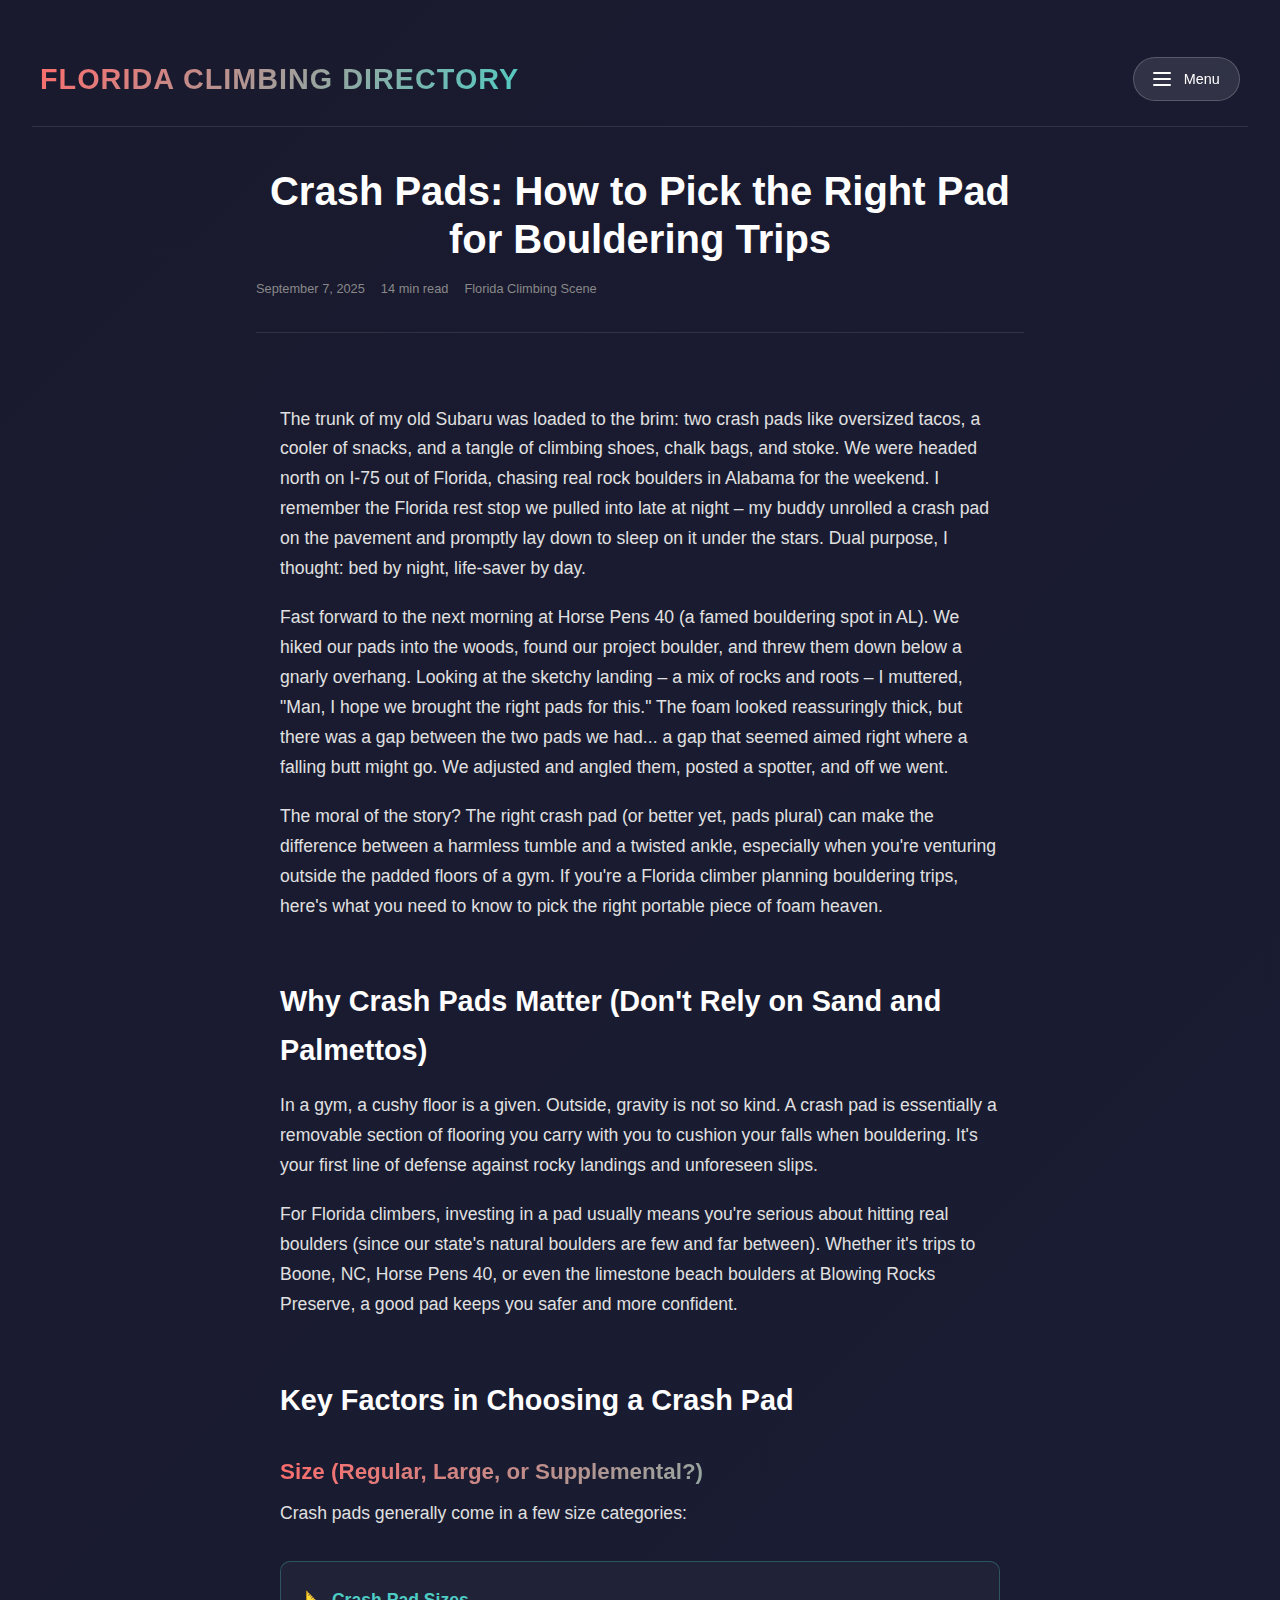
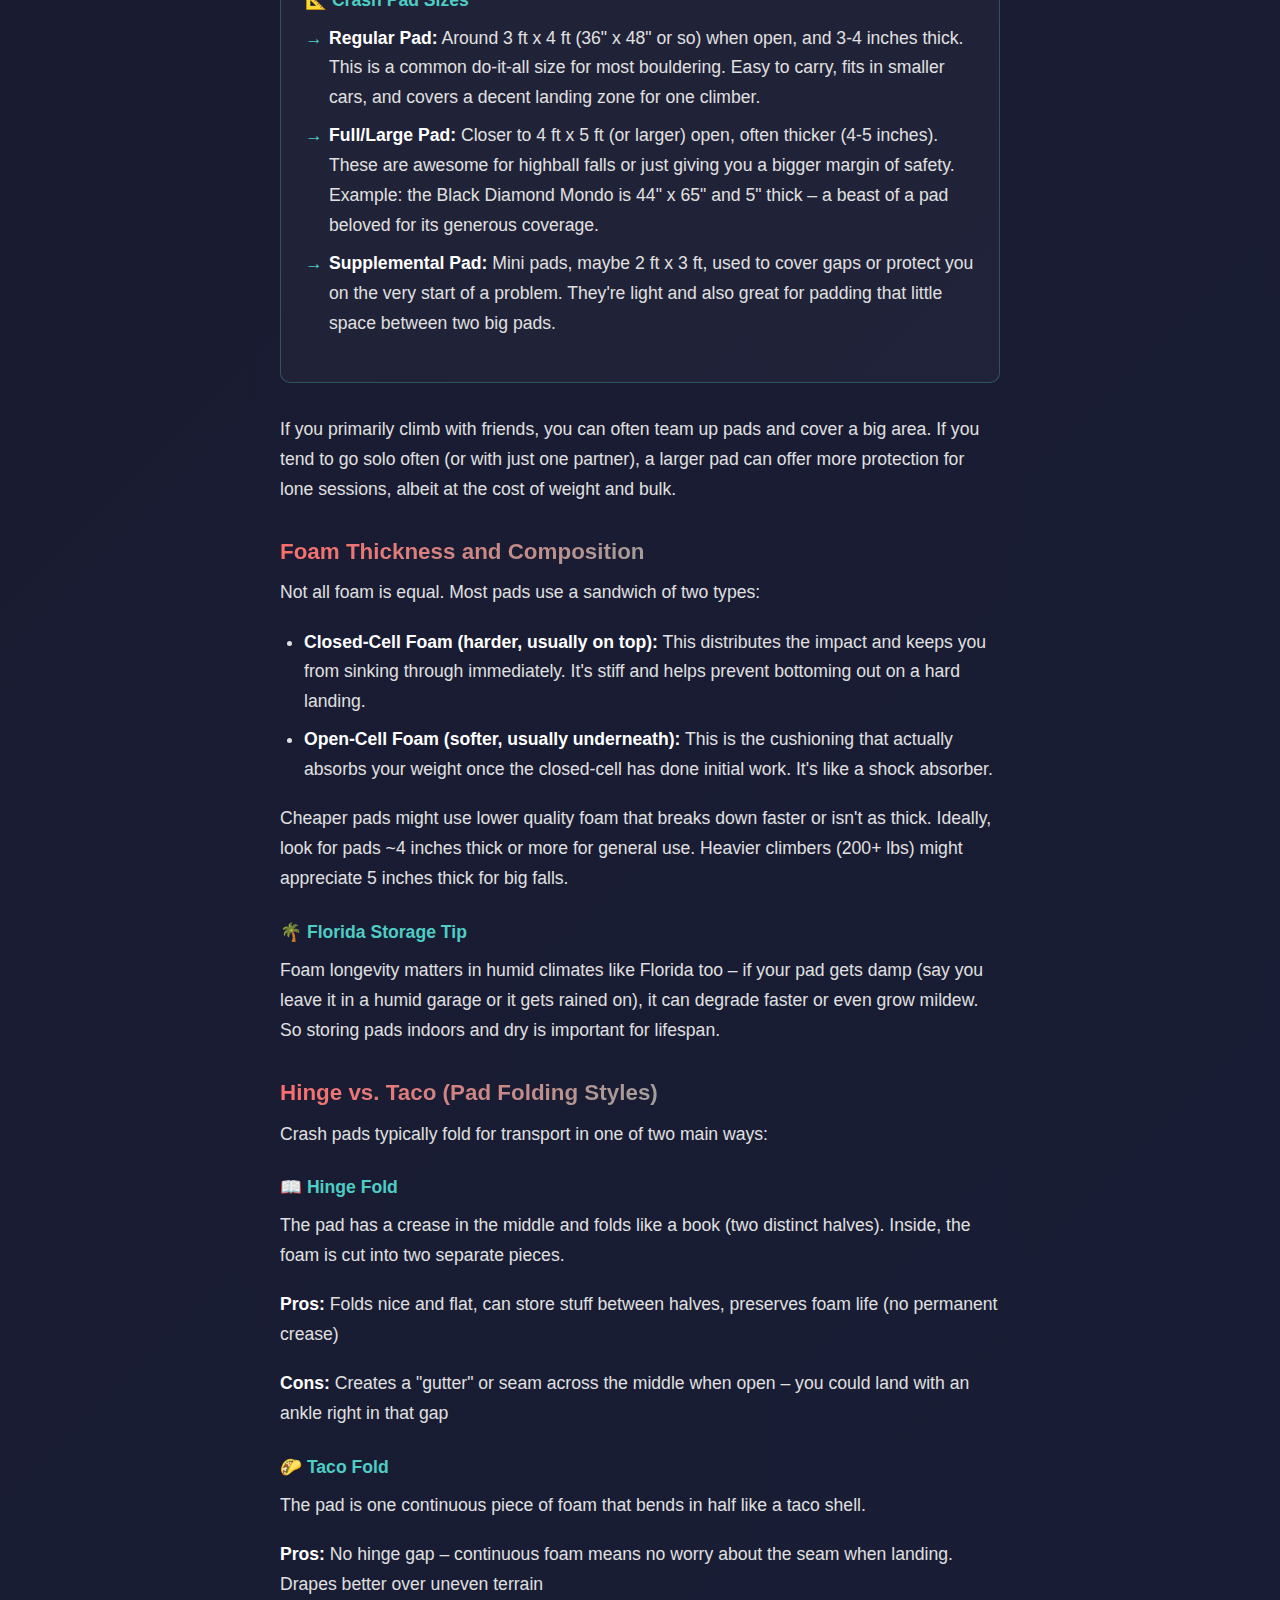
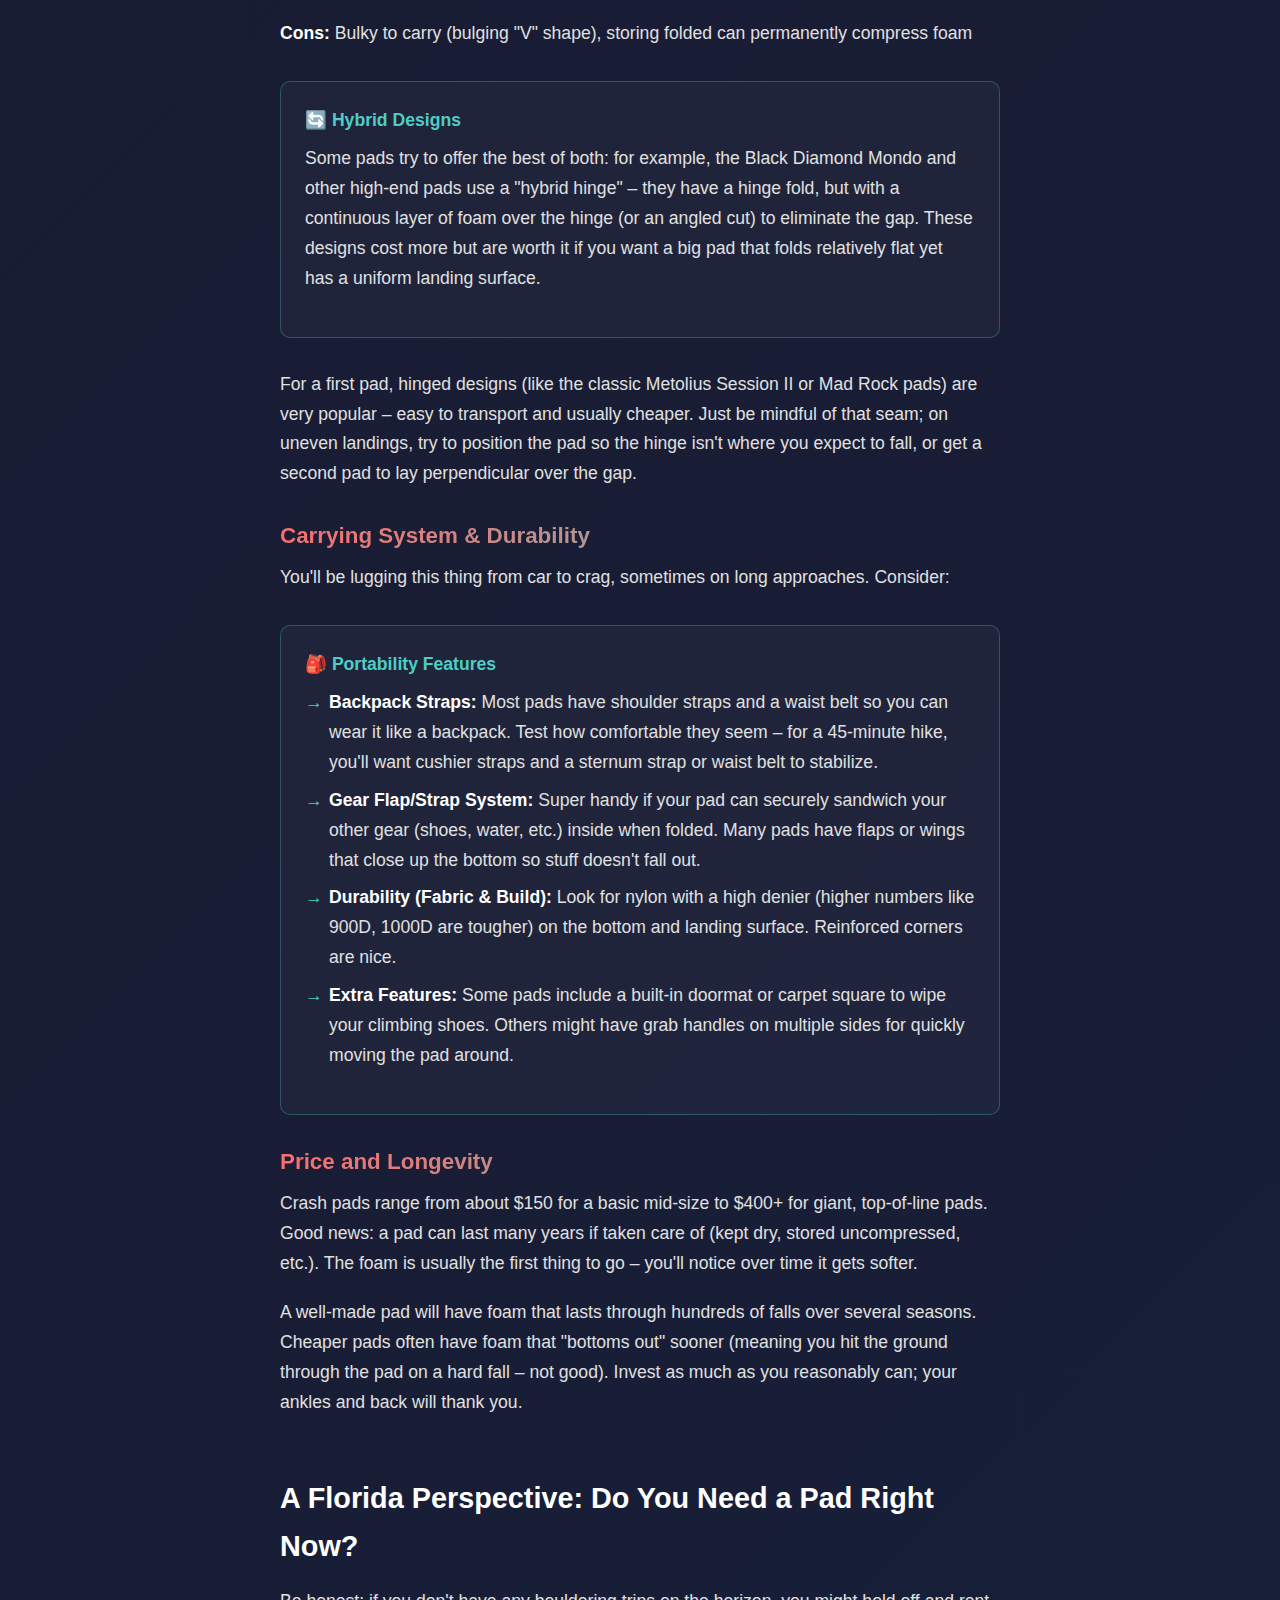
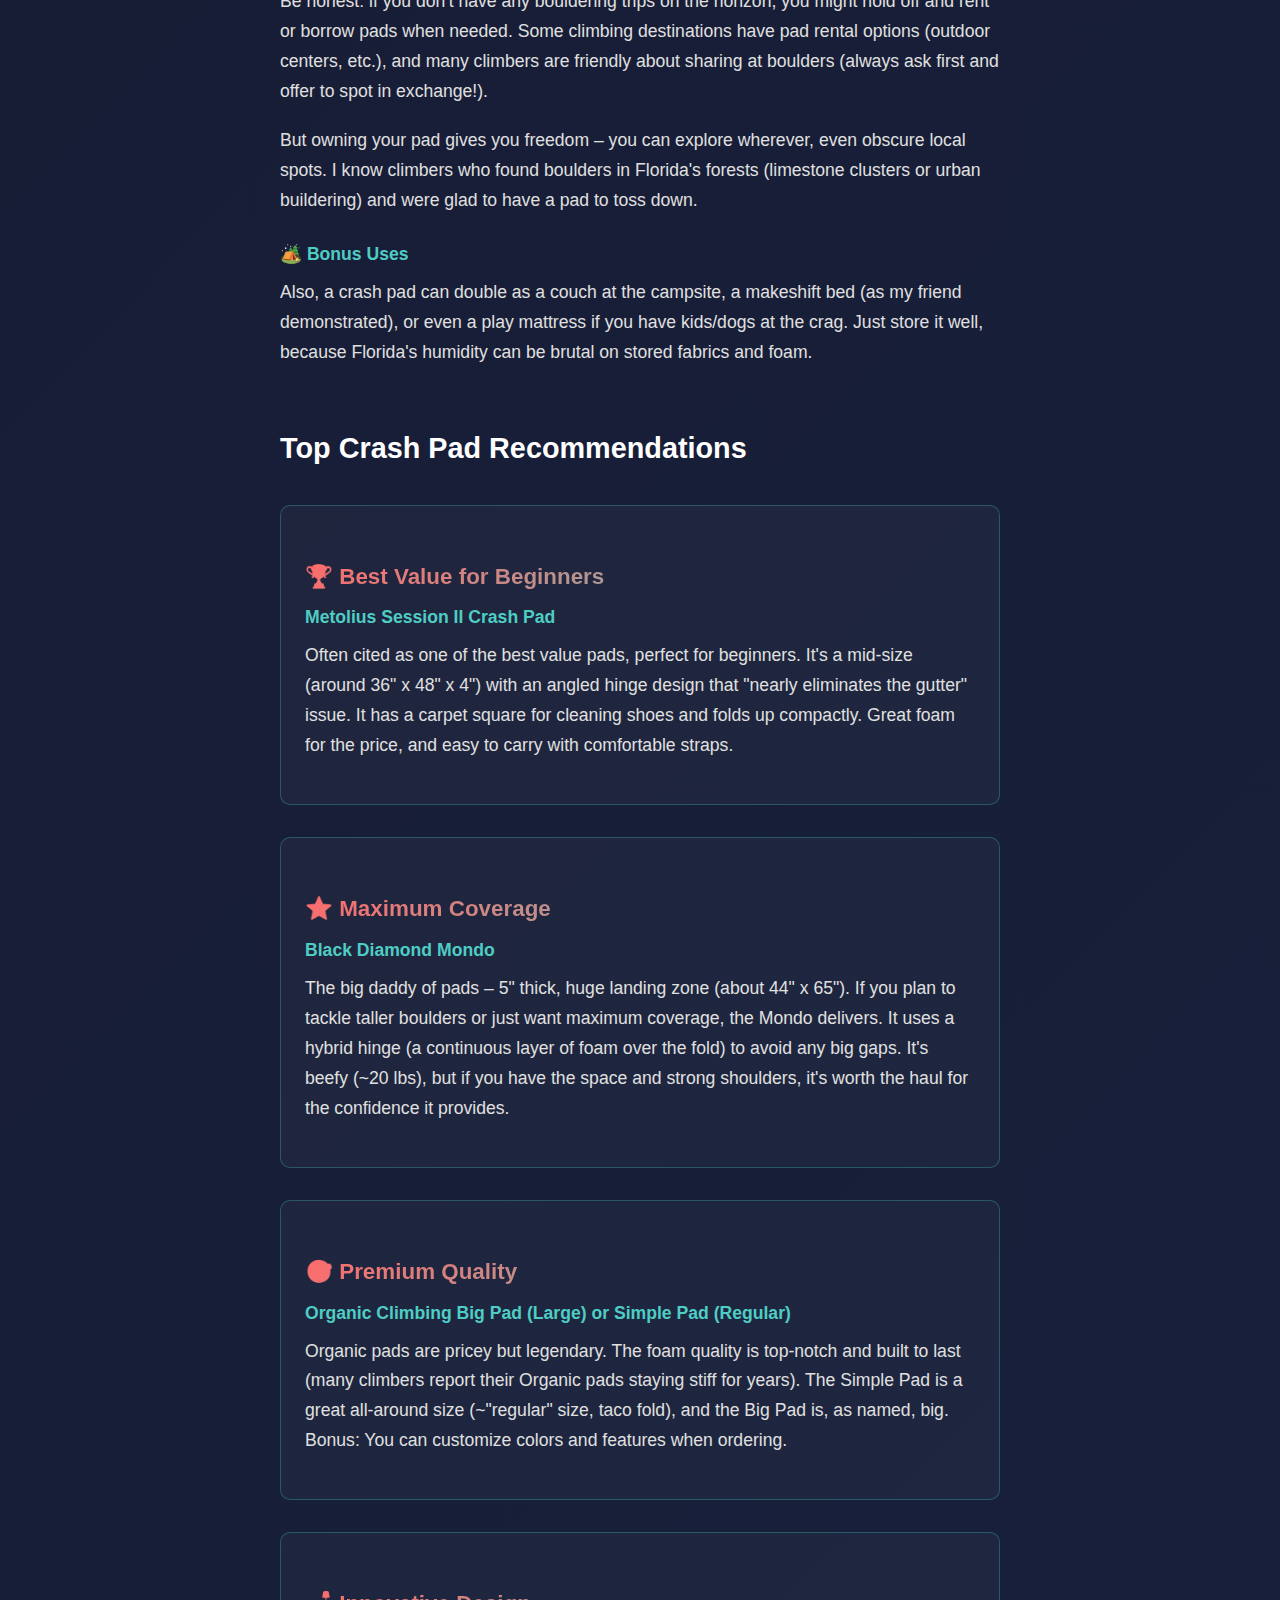
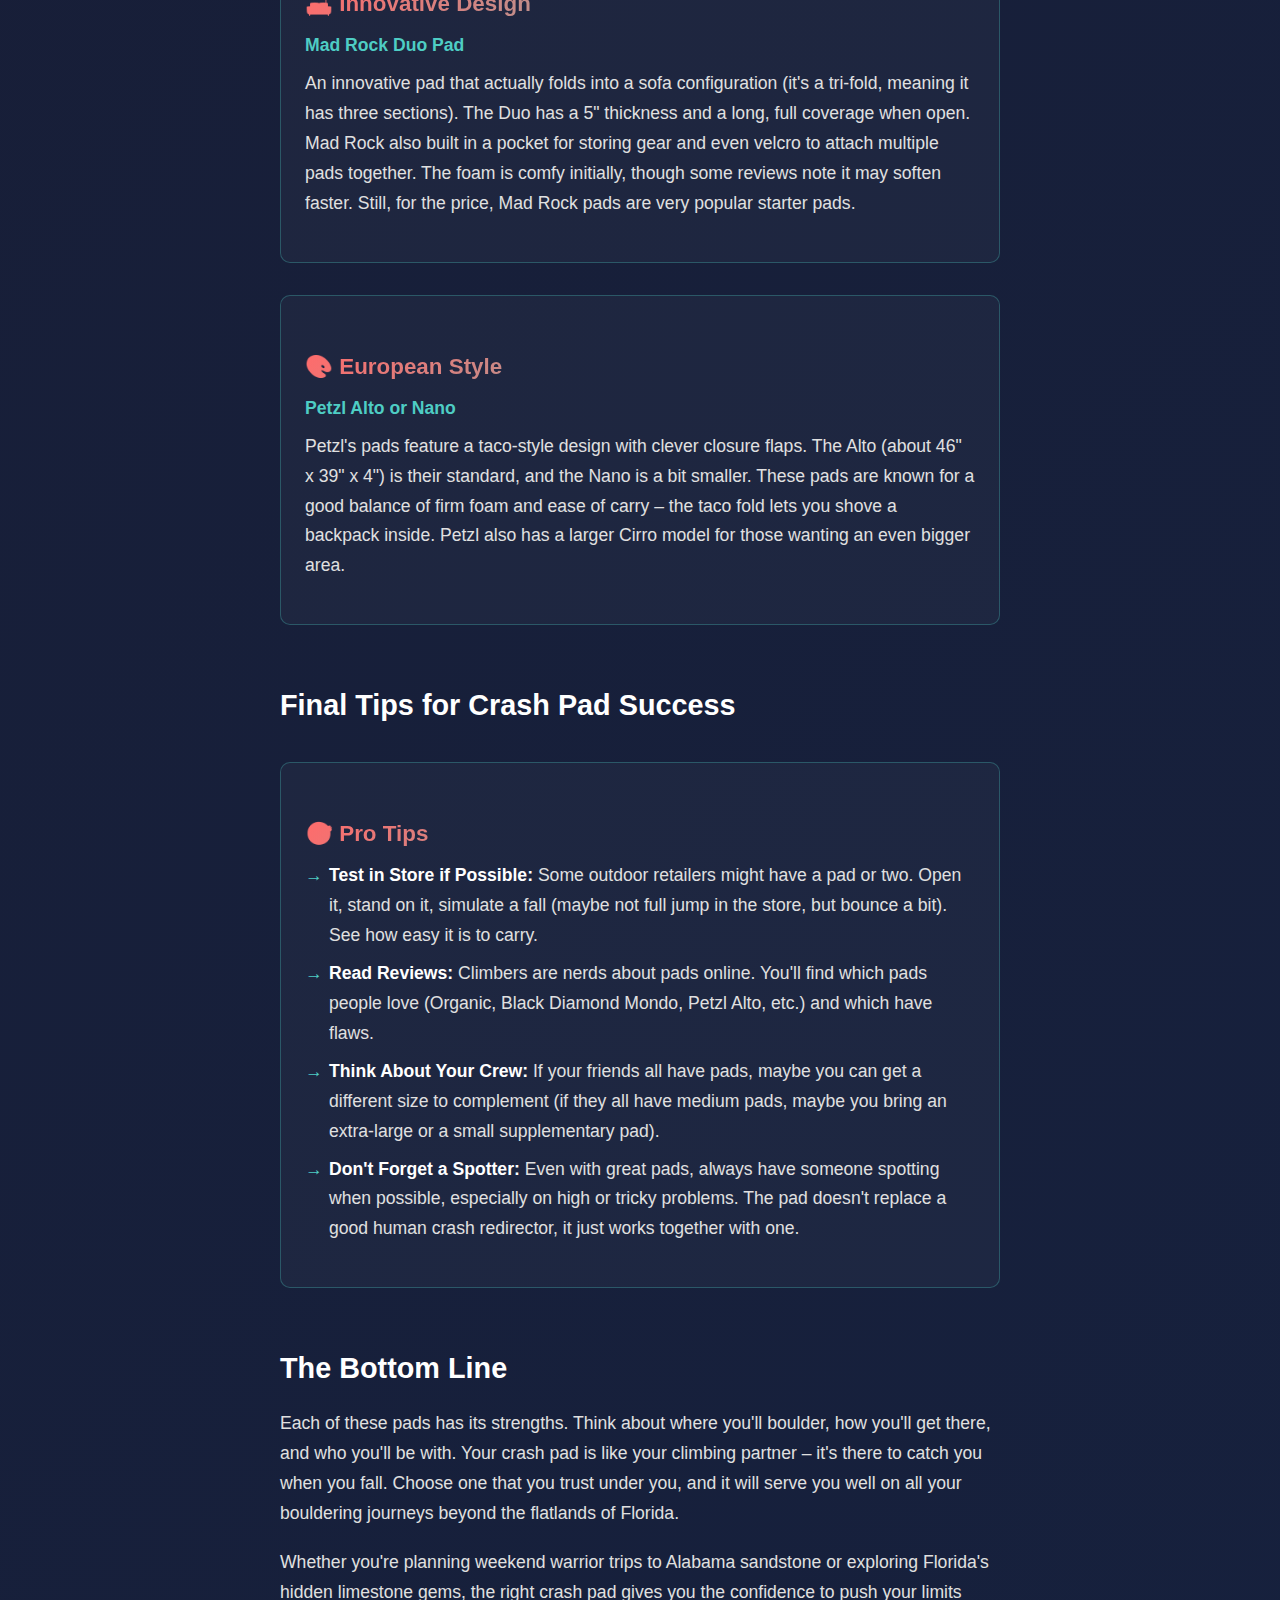
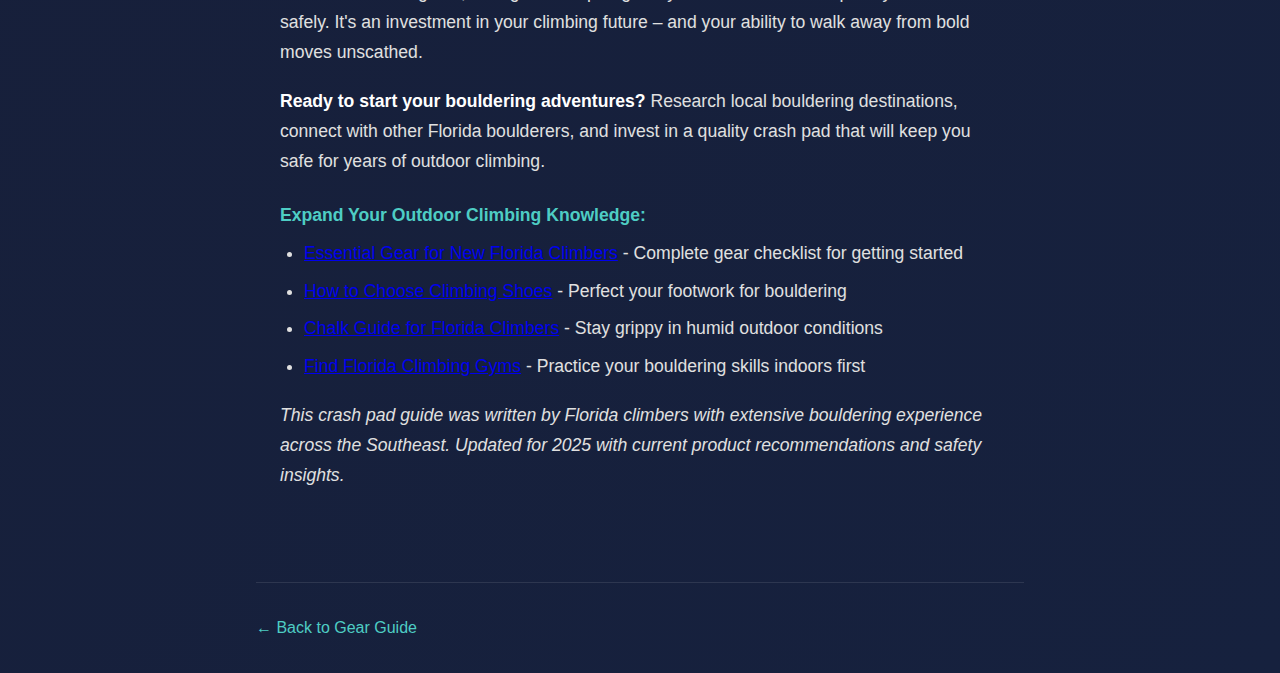
<file: gear-guide/crash-pads-guide.html>
<!DOCTYPE html>
<html lang="en">
<head>
    <meta charset="UTF-8">
    <meta name="viewport" content="width=device-width, initial-scale=1.0">
    <title>Crash Pads Buying Guide 2025: How to Pick the Right Pad for Bouldering</title>
    <meta name="description" content="Complete crash pad buying guide for Florida boulderers. Learn about size, foam types, hinge vs taco fold, and durability. Expert recommendations for bouldering trips 2025.">
    <meta name="keywords" content="crash pads, bouldering pads, Florida bouldering, crash pad buying guide, hinge vs taco fold, bouldering gear, outdoor bouldering Florida, crash pad recommendations 2025">
    <meta name="author" content="Florida Climbing Scene">
    
    <!-- Open Graph / Facebook -->
    <meta property="og:type" content="article">
    <meta property="og:url" content="https://floridaclimbingscene.com/gear-guide/crash-pads-guide">
    <meta property="og:title" content="Crash Pads Buying Guide 2025: How to Pick the Right Pad for Bouldering">
    <meta property="og:description" content="Complete crash pad buying guide for Florida boulderers. Learn about sizes, foam types, and get expert recommendations for bouldering trips.">
    <meta property="og:image" content="https://floridaclimbingscene.com/images/crash-pads-bouldering.jpg">
    <meta property="og:site_name" content="Florida Climbing Scene">
    
    <!-- Twitter Card -->
    <meta name="twitter:card" content="summary_large_image">
    <meta name="twitter:title" content="Crash Pads Guide - Bouldering Pad Buying Tips 2025">
    <meta name="twitter:description" content="Complete crash pad buying guide for Florida boulderers with expert recommendations for outdoor trips.">
    <meta name="twitter:image" content="https://floridaclimbingscene.com/images/crash-pads-bouldering.jpg">
    
    <!-- Article specific -->
    <meta property="article:published_time" content="2025-09-07T00:00:00-04:00">
    <meta property="article:modified_time" content="2025-09-07T00:00:00-04:00">
    <meta property="article:author" content="Florida Climbing Scene">
    <meta property="article:section" content="Climbing Gear">
    <meta property="article:tag" content="crash pads">
    <meta property="article:tag" content="bouldering">
    <meta property="article:tag" content="Florida climbing">
    <meta property="article:tag" content="outdoor gear">
    
    <link rel="canonical" href="https://floridaclimbingscene.com/gear-guide/crash-pads-guide">
    <link rel="stylesheet" href="../styles.css">
    <link rel="stylesheet" href="../blog-styles.css">
    
    <!-- Structured Data -->
    <script type="application/ld+json">
    {
      "@context": "https://schema.org",
      "@type": "Article",
      "headline": "Crash Pads Buying Guide 2025: How to Pick the Right Pad for Bouldering",
      "description": "Complete crash pad buying guide for Florida boulderers. Learn about size, foam types, hinge vs taco fold, and durability with expert recommendations.",
      "author": {
        "@type": "Organization",
        "name": "Florida Climbing Scene"
      },
      "publisher": {
        "@type": "Organization",
        "name": "Florida Climbing Scene",
        "logo": {
          "@type": "ImageObject",
          "url": "https://floridaclimbingscene.com/logo.png"
        }
      },
      "datePublished": "2025-09-07",
      "dateModified": "2025-09-07",
      "mainEntityOfPage": {
        "@type": "WebPage",
        "@id": "https://floridaclimbingscene.com/gear-guide/crash-pads-guide"
      },
      "image": "https://floridaclimbingscene.com/images/crash-pads-bouldering.jpg",
      "articleSection": "Climbing Gear",
      "keywords": ["crash pads", "bouldering pads", "hinge vs taco", "bouldering gear", "Florida bouldering", "outdoor climbing"],
      "wordCount": "4000",
      "inLanguage": "en-US"
    }
    </script>
</head>
<body>
    <div class="container">
        <nav class="main-nav">
            <div class="nav-content">
                <h1><a href="../index.html" class="nav-logo">FLORIDA CLIMBING DIRECTORY</a></h1>
                <div class="nav-menu">
                    <button class="menu-toggle" id="menuToggle">
                        <span class="menu-icon">
                            <span></span>
                            <span></span>
                            <span></span>
                        </span>
                        <span class="menu-text">Menu</span>
                    </button>
                    <div class="menu-dropdown" id="menuDropdown">
                        <a href="../index.html" class="menu-item">🏢 Gym Directory</a>
                        <a href="../gear-guide.html" class="menu-item active">🧗‍♂️ Gear Guide</a>
                        <a href="#" class="menu-item disabled">🗺️ Routes (Coming Soon)</a>
                        <a href="#" class="menu-item disabled">📅 Events (Coming Soon)</a>
                    </div>
                </div>
            </div>
        </nav>

        <article class="blog-post">
            <header class="blog-header">
                <h1>Crash Pads: How to Pick the Right Pad for Bouldering Trips</h1>
                <div class="blog-meta">
                    <span class="blog-date">September 7, 2025</span>
                    <span class="blog-read-time">14 min read</span>
                    <span class="blog-author">Florida Climbing Scene</span>
                </div>
            </header>

            <div class="blog-content">
                <p class="intro-text">The trunk of my old Subaru was loaded to the brim: two crash pads like oversized tacos, a cooler of snacks, and a tangle of climbing shoes, chalk bags, and stoke. We were headed north on I-75 out of Florida, chasing real rock boulders in Alabama for the weekend. I remember the Florida rest stop we pulled into late at night – my buddy unrolled a crash pad on the pavement and promptly lay down to sleep on it under the stars. Dual purpose, I thought: bed by night, life-saver by day.</p>

                <p>Fast forward to the next morning at Horse Pens 40 (a famed bouldering spot in AL). We hiked our pads into the woods, found our project boulder, and threw them down below a gnarly overhang. Looking at the sketchy landing – a mix of rocks and roots – I muttered, "Man, I hope we brought the right pads for this." The foam looked reassuringly thick, but there was a gap between the two pads we had... a gap that seemed aimed right where a falling butt might go. We adjusted and angled them, posted a spotter, and off we went.</p>

                <p>The moral of the story? The right crash pad (or better yet, pads plural) can make the difference between a harmless tumble and a twisted ankle, especially when you're venturing outside the padded floors of a gym. If you're a Florida climber planning bouldering trips, here's what you need to know to pick the right portable piece of foam heaven.</p>

                <h2>Why Crash Pads Matter (Don't Rely on Sand and Palmettos)</h2>

                <p>In a gym, a cushy floor is a given. Outside, gravity is not so kind. A crash pad is essentially a removable section of flooring you carry with you to cushion your falls when bouldering. It's your first line of defense against rocky landings and unforeseen slips.</p>

                <p>For Florida climbers, investing in a pad usually means you're serious about hitting real boulders (since our state's natural boulders are few and far between). Whether it's trips to Boone, NC, Horse Pens 40, or even the limestone beach boulders at Blowing Rocks Preserve, a good pad keeps you safer and more confident.</p>

                <h2>Key Factors in Choosing a Crash Pad</h2>

                <h3>Size (Regular, Large, or Supplemental?)</h3>

                <p>Crash pads generally come in a few size categories:</p>

                <div class="gear-recommendation">
                    <h4>📐 Crash Pad Sizes</h4>
                    <ul>
                        <li><strong>Regular Pad:</strong> Around 3 ft x 4 ft (36" x 48" or so) when open, and 3-4 inches thick. This is a common do-it-all size for most bouldering. Easy to carry, fits in smaller cars, and covers a decent landing zone for one climber.</li>
                        <li><strong>Full/Large Pad:</strong> Closer to 4 ft x 5 ft (or larger) open, often thicker (4-5 inches). These are awesome for highball falls or just giving you a bigger margin of safety. Example: the Black Diamond Mondo is 44" x 65" and 5" thick – a beast of a pad beloved for its generous coverage.</li>
                        <li><strong>Supplemental Pad:</strong> Mini pads, maybe 2 ft x 3 ft, used to cover gaps or protect you on the very start of a problem. They're light and also great for padding that little space between two big pads.</li>
                    </ul>
                </div>

                <p>If you primarily climb with friends, you can often team up pads and cover a big area. If you tend to go solo often (or with just one partner), a larger pad can offer more protection for lone sessions, albeit at the cost of weight and bulk.</p>

                <h3>Foam Thickness and Composition</h3>

                <p>Not all foam is equal. Most pads use a sandwich of two types:</p>

                <ul>
                    <li><strong>Closed-Cell Foam (harder, usually on top):</strong> This distributes the impact and keeps you from sinking through immediately. It's stiff and helps prevent bottoming out on a hard landing.</li>
                    <li><strong>Open-Cell Foam (softer, usually underneath):</strong> This is the cushioning that actually absorbs your weight once the closed-cell has done initial work. It's like a shock absorber.</li>
                </ul>

                <p>Cheaper pads might use lower quality foam that breaks down faster or isn't as thick. Ideally, look for pads ~4 inches thick or more for general use. Heavier climbers (200+ lbs) might appreciate 5 inches thick for big falls.</p>

                <div class="gear-tip">
                    <h4>🌴 Florida Storage Tip</h4>
                    <p>Foam longevity matters in humid climates like Florida too – if your pad gets damp (say you leave it in a humid garage or it gets rained on), it can degrade faster or even grow mildew. So storing pads indoors and dry is important for lifespan.</p>
                </div>

                <h3>Hinge vs. Taco (Pad Folding Styles)</h3>

                <p>Crash pads typically fold for transport in one of two main ways:</p>

                <div class="gear-comparison">
                    <div class="comparison-item">
                        <h4>📖 Hinge Fold</h4>
                        <p>The pad has a crease in the middle and folds like a book (two distinct halves). Inside, the foam is cut into two separate pieces.</p>
                        <p><strong>Pros:</strong> Folds nice and flat, can store stuff between halves, preserves foam life (no permanent crease)</p>
                        <p><strong>Cons:</strong> Creates a "gutter" or seam across the middle when open – you could land with an ankle right in that gap</p>
                    </div>
                    <div class="comparison-item">
                        <h4>🌮 Taco Fold</h4>
                        <p>The pad is one continuous piece of foam that bends in half like a taco shell.</p>
                        <p><strong>Pros:</strong> No hinge gap – continuous foam means no worry about the seam when landing. Drapes better over uneven terrain</p>
                        <p><strong>Cons:</strong> Bulky to carry (bulging "V" shape), storing folded can permanently compress foam</p>
                    </div>
                </div>

                <div class="gear-recommendation">
                    <h4>🔄 Hybrid Designs</h4>
                    <p>Some pads try to offer the best of both: for example, the Black Diamond Mondo and other high-end pads use a "hybrid hinge" – they have a hinge fold, but with a continuous layer of foam over the hinge (or an angled cut) to eliminate the gap. These designs cost more but are worth it if you want a big pad that folds relatively flat yet has a uniform landing surface.</p>
                </div>

                <p>For a first pad, hinged designs (like the classic Metolius Session II or Mad Rock pads) are very popular – easy to transport and usually cheaper. Just be mindful of that seam; on uneven landings, try to position the pad so the hinge isn't where you expect to fall, or get a second pad to lay perpendicular over the gap.</p>

                <h3>Carrying System & Durability</h3>

                <p>You'll be lugging this thing from car to crag, sometimes on long approaches. Consider:</p>

                <div class="gear-recommendation">
                    <h4>🎒 Portability Features</h4>
                    <ul>
                        <li><strong>Backpack Straps:</strong> Most pads have shoulder straps and a waist belt so you can wear it like a backpack. Test how comfortable they seem – for a 45-minute hike, you'll want cushier straps and a sternum strap or waist belt to stabilize.</li>
                        <li><strong>Gear Flap/Strap System:</strong> Super handy if your pad can securely sandwich your other gear (shoes, water, etc.) inside when folded. Many pads have flaps or wings that close up the bottom so stuff doesn't fall out.</li>
                        <li><strong>Durability (Fabric & Build):</strong> Look for nylon with a high denier (higher numbers like 900D, 1000D are tougher) on the bottom and landing surface. Reinforced corners are nice.</li>
                        <li><strong>Extra Features:</strong> Some pads include a built-in doormat or carpet square to wipe your climbing shoes. Others might have grab handles on multiple sides for quickly moving the pad around.</li>
                    </ul>
                </div>

                <h3>Price and Longevity</h3>

                <p>Crash pads range from about $150 for a basic mid-size to $400+ for giant, top-of-line pads. Good news: a pad can last many years if taken care of (kept dry, stored uncompressed, etc.). The foam is usually the first thing to go – you'll notice over time it gets softer.</p>

                <p>A well-made pad will have foam that lasts through hundreds of falls over several seasons. Cheaper pads often have foam that "bottoms out" sooner (meaning you hit the ground through the pad on a hard fall – not good). Invest as much as you reasonably can; your ankles and back will thank you.</p>

                <h2>A Florida Perspective: Do You Need a Pad Right Now?</h2>

                <p>Be honest: if you don't have any bouldering trips on the horizon, you might hold off and rent or borrow pads when needed. Some climbing destinations have pad rental options (outdoor centers, etc.), and many climbers are friendly about sharing at boulders (always ask first and offer to spot in exchange!).</p>

                <p>But owning your pad gives you freedom – you can explore wherever, even obscure local spots. I know climbers who found boulders in Florida's forests (limestone clusters or urban buildering) and were glad to have a pad to toss down.</p>

                <div class="gear-tip">
                    <h4>🏕️ Bonus Uses</h4>
                    <p>Also, a crash pad can double as a couch at the campsite, a makeshift bed (as my friend demonstrated), or even a play mattress if you have kids/dogs at the crag. Just store it well, because Florida's humidity can be brutal on stored fabrics and foam.</p>
                </div>

                <h2>Top Crash Pad Recommendations</h2>

                <div class="gear-recommendation">
                    <h3>🏆 Best Value for Beginners</h3>
                    <h4>Metolius Session II Crash Pad</h4>
                    <p>Often cited as one of the best value pads, perfect for beginners. It's a mid-size (around 36" x 48" x 4") with an angled hinge design that "nearly eliminates the gutter" issue. It has a carpet square for cleaning shoes and folds up compactly. Great foam for the price, and easy to carry with comfortable straps.</p>
                </div>

                <div class="gear-recommendation">
                    <h3>⭐ Maximum Coverage</h3>
                    <h4>Black Diamond Mondo</h4>
                    <p>The big daddy of pads – 5" thick, huge landing zone (about 44" x 65"). If you plan to tackle taller boulders or just want maximum coverage, the Mondo delivers. It uses a hybrid hinge (a continuous layer of foam over the fold) to avoid any big gaps. It's beefy (~20 lbs), but if you have the space and strong shoulders, it's worth the haul for the confidence it provides.</p>
                </div>

                <div class="gear-recommendation">
                    <h3>🎯 Premium Quality</h3>
                    <h4>Organic Climbing Big Pad (Large) or Simple Pad (Regular)</h4>
                    <p>Organic pads are pricey but legendary. The foam quality is top-notch and built to last (many climbers report their Organic pads staying stiff for years). The Simple Pad is a great all-around size (~"regular" size, taco fold), and the Big Pad is, as named, big. Bonus: You can customize colors and features when ordering.</p>
                </div>

                <div class="gear-recommendation">
                    <h3>🛋️ Innovative Design</h3>
                    <h4>Mad Rock Duo Pad</h4>
                    <p>An innovative pad that actually folds into a sofa configuration (it's a tri-fold, meaning it has three sections). The Duo has a 5" thickness and a long, full coverage when open. Mad Rock also built in a pocket for storing gear and even velcro to attach multiple pads together. The foam is comfy initially, though some reviews note it may soften faster. Still, for the price, Mad Rock pads are very popular starter pads.</p>
                </div>

                <div class="gear-recommendation">
                    <h3>🎨 European Style</h3>
                    <h4>Petzl Alto or Nano</h4>
                    <p>Petzl's pads feature a taco-style design with clever closure flaps. The Alto (about 46" x 39" x 4") is their standard, and the Nano is a bit smaller. These pads are known for a good balance of firm foam and ease of carry – the taco fold lets you shove a backpack inside. Petzl also has a larger Cirro model for those wanting an even bigger area.</p>
                </div>

                <h2>Final Tips for Crash Pad Success</h2>

                <div class="gear-recommendation">
                    <h3>🎯 Pro Tips</h3>
                    <ul>
                        <li><strong>Test in Store if Possible:</strong> Some outdoor retailers might have a pad or two. Open it, stand on it, simulate a fall (maybe not full jump in the store, but bounce a bit). See how easy it is to carry.</li>
                        <li><strong>Read Reviews:</strong> Climbers are nerds about pads online. You'll find which pads people love (Organic, Black Diamond Mondo, Petzl Alto, etc.) and which have flaws.</li>
                        <li><strong>Think About Your Crew:</strong> If your friends all have pads, maybe you can get a different size to complement (if they all have medium pads, maybe you bring an extra-large or a small supplementary pad).</li>
                        <li><strong>Don't Forget a Spotter:</strong> Even with great pads, always have someone spotting when possible, especially on high or tricky problems. The pad doesn't replace a good human crash redirector, it just works together with one.</li>
                    </ul>
                </div>

                <h2>The Bottom Line</h2>

                <p>Each of these pads has its strengths. Think about where you'll boulder, how you'll get there, and who you'll be with. Your crash pad is like your climbing partner – it's there to catch you when you fall. Choose one that you trust under you, and it will serve you well on all your bouldering journeys beyond the flatlands of Florida.</p>

                <p>Whether you're planning weekend warrior trips to Alabama sandstone or exploring Florida's hidden limestone gems, the right crash pad gives you the confidence to push your limits safely. It's an investment in your climbing future – and your ability to walk away from bold moves unscathed.</p>

                <div class="blog-footer">
                    <p><strong>Ready to start your bouldering adventures?</strong> Research local bouldering destinations, connect with other Florida boulderers, and invest in a quality crash pad that will keep you safe for years of outdoor climbing.</p>
                    
                    <div class="related-articles">
                        <h4>Expand Your Outdoor Climbing Knowledge:</h4>
                        <ul>
                            <li><a href="beginners-checklist.html">Essential Gear for New Florida Climbers</a> - Complete gear checklist for getting started</li>
                            <li><a href="climbing-shoes-guide.html">How to Choose Climbing Shoes</a> - Perfect your footwork for bouldering</li>
                            <li><a href="chalk-guide-florida.html">Chalk Guide for Florida Climbers</a> - Stay grippy in humid outdoor conditions</li>
                            <li><a href="../index.html">Find Florida Climbing Gyms</a> - Practice your bouldering skills indoors first</li>
                        </ul>
                    </div>
                    
                    <div class="seo-footer">
                        <p><em>This crash pad guide was written by Florida climbers with extensive bouldering experience across the Southeast. Updated for 2025 with current product recommendations and safety insights.</em></p>
                    </div>
                </div>
            </div>

            <div class="blog-navigation">
                <a href="../gear-guide.html" class="back-link">← Back to Gear Guide</a>
            </div>
        </article>
    </div>

    <script>
        // Menu toggle functionality
        const menuToggle = document.getElementById('menuToggle');
        const menuDropdown = document.getElementById('menuDropdown');

        if (menuToggle && menuDropdown) {
            menuToggle.addEventListener('click', () => {
                menuDropdown.classList.toggle('active');
                menuToggle.classList.toggle('active');
            });

            // Close menu when clicking outside
            document.addEventListener('click', (e) => {
                if (!menuToggle.contains(e.target) && !menuDropdown.contains(e.target)) {
                    menuDropdown.classList.remove('active');
                    menuToggle.classList.remove('active');
                }
            });
        }
    </script>
</body>
</html>
</file>
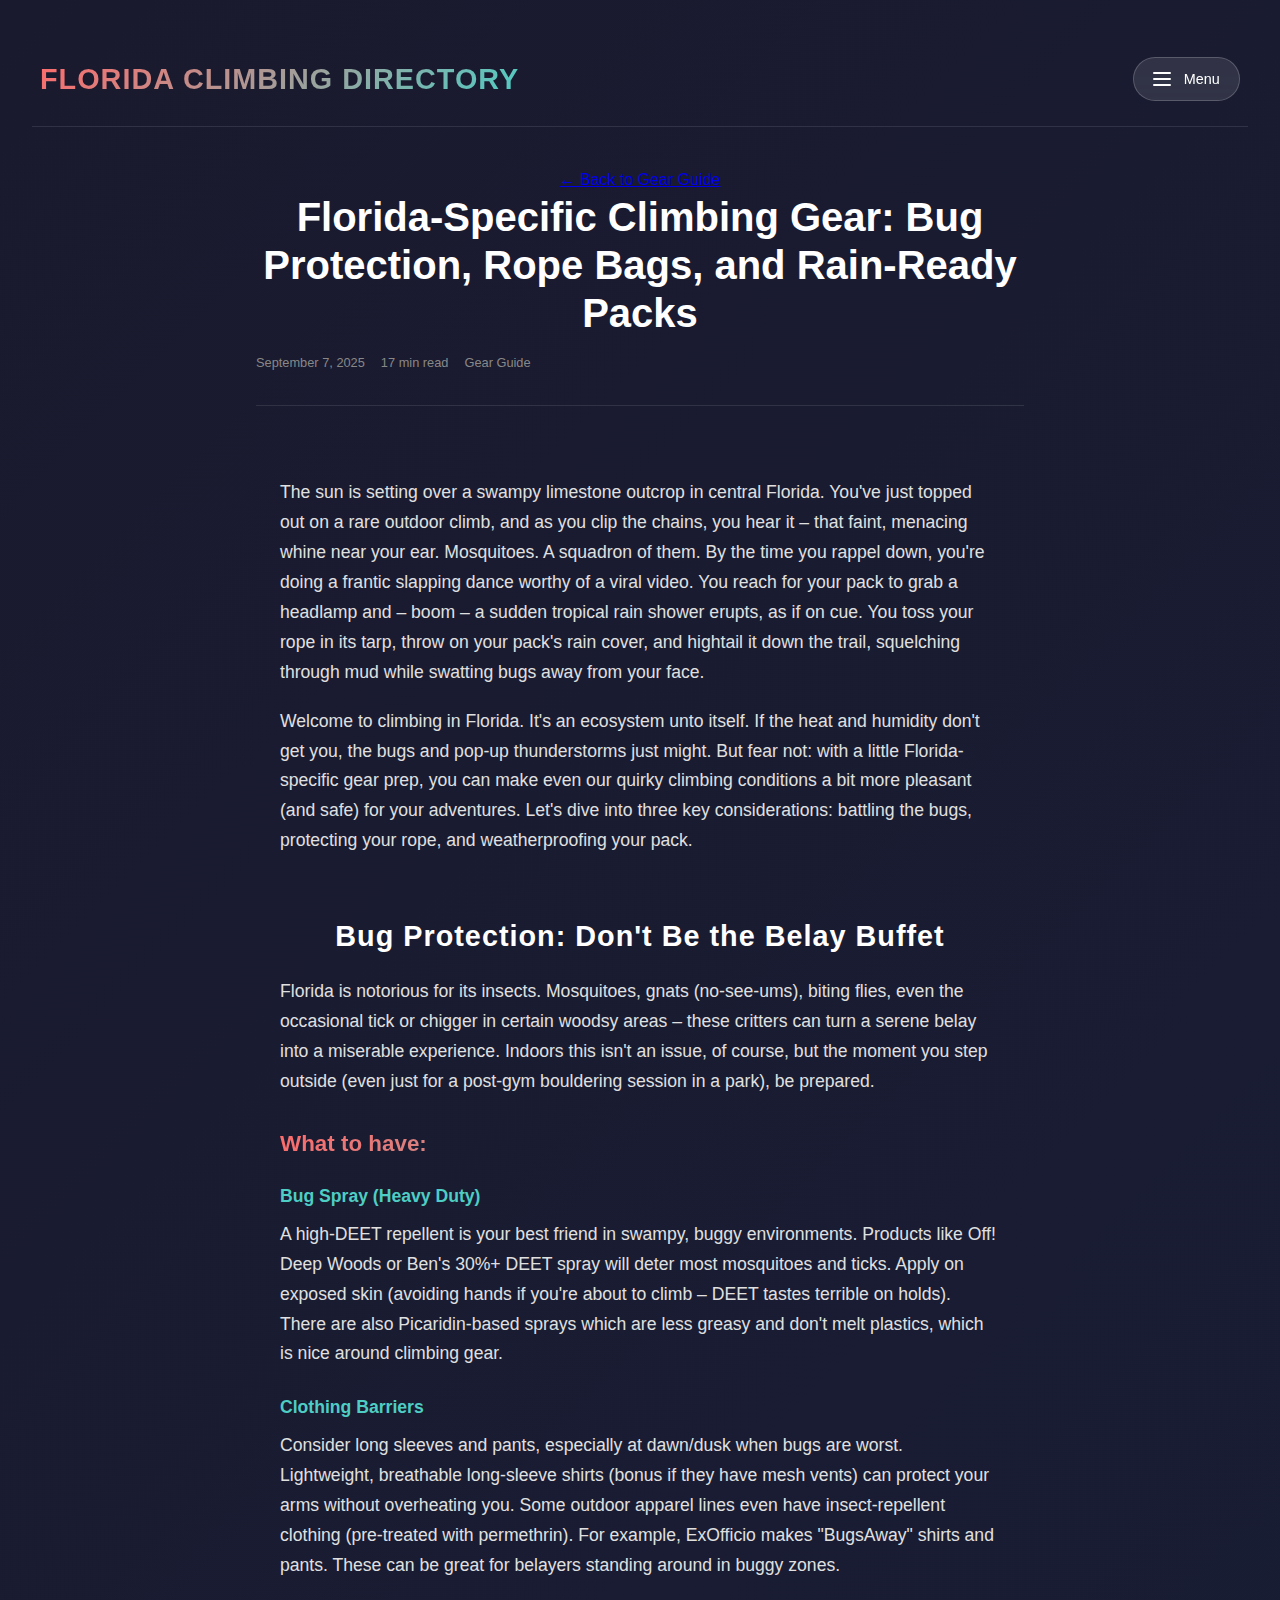
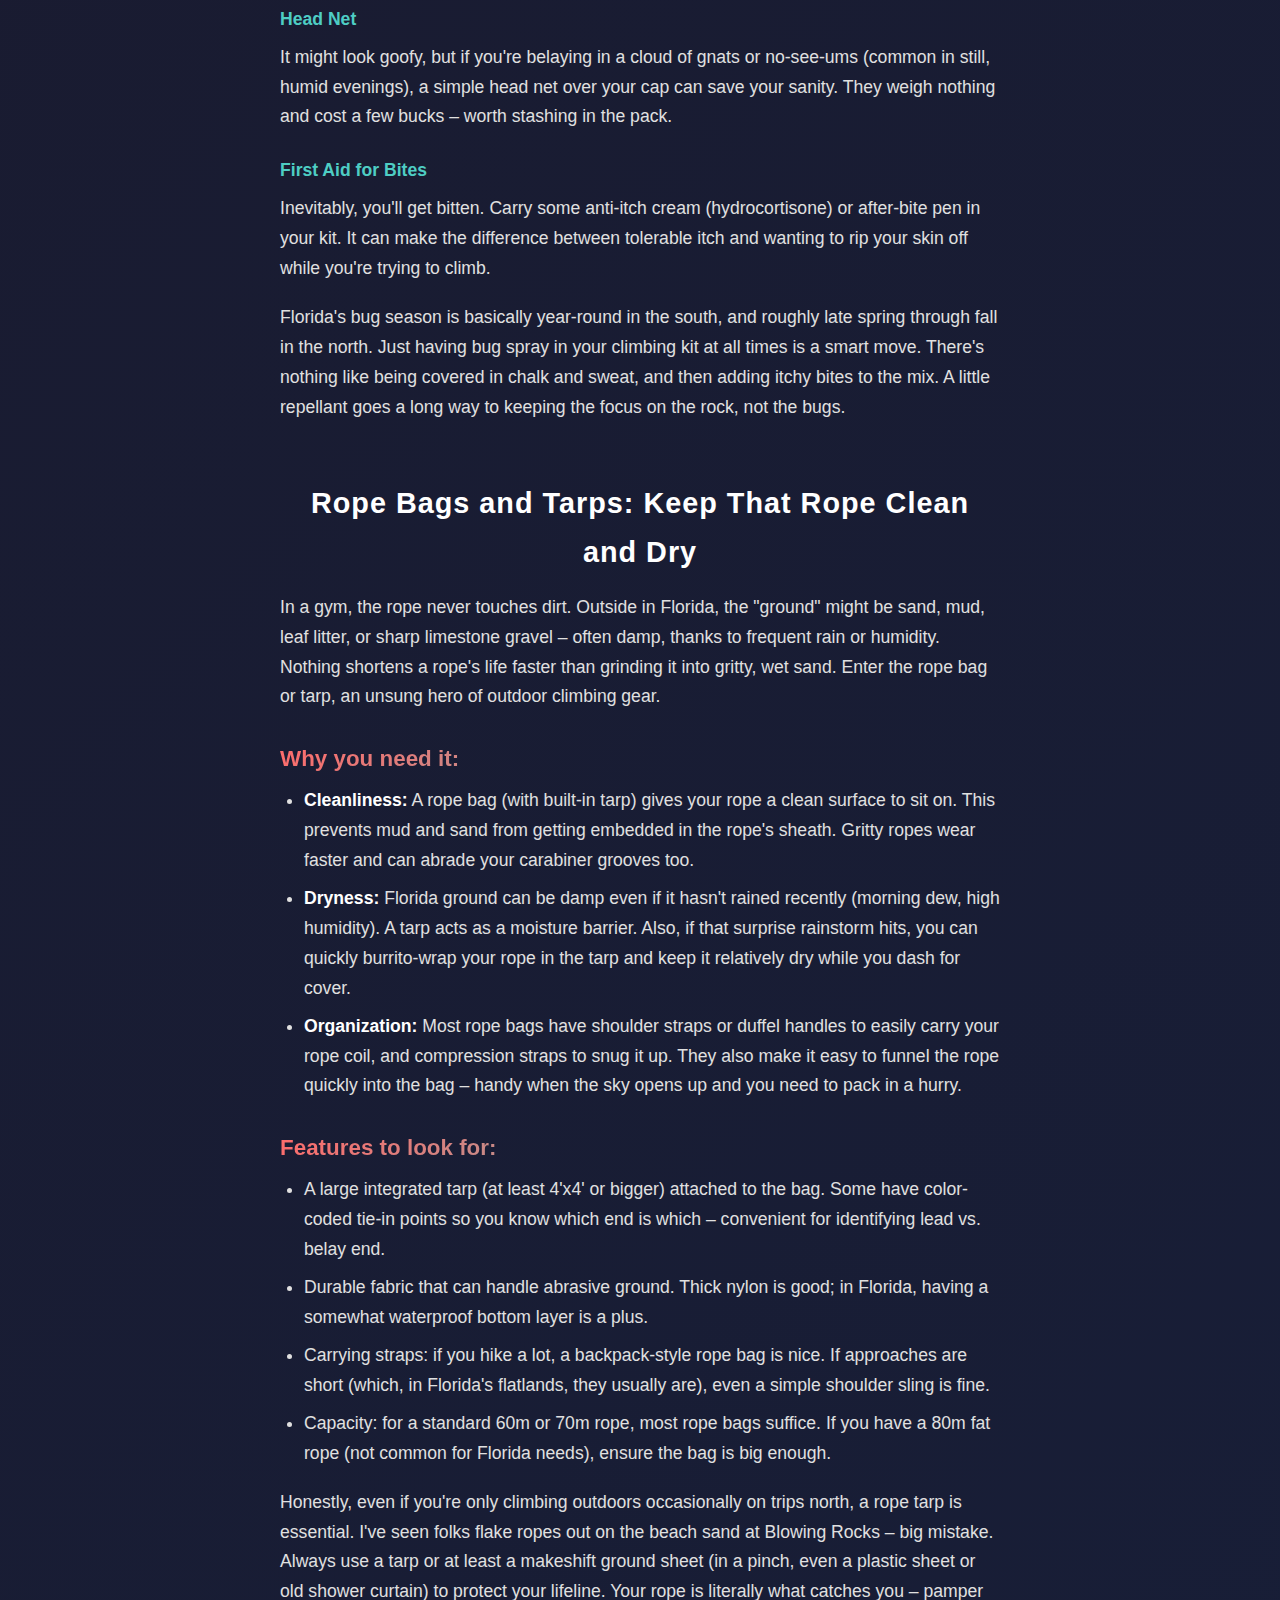
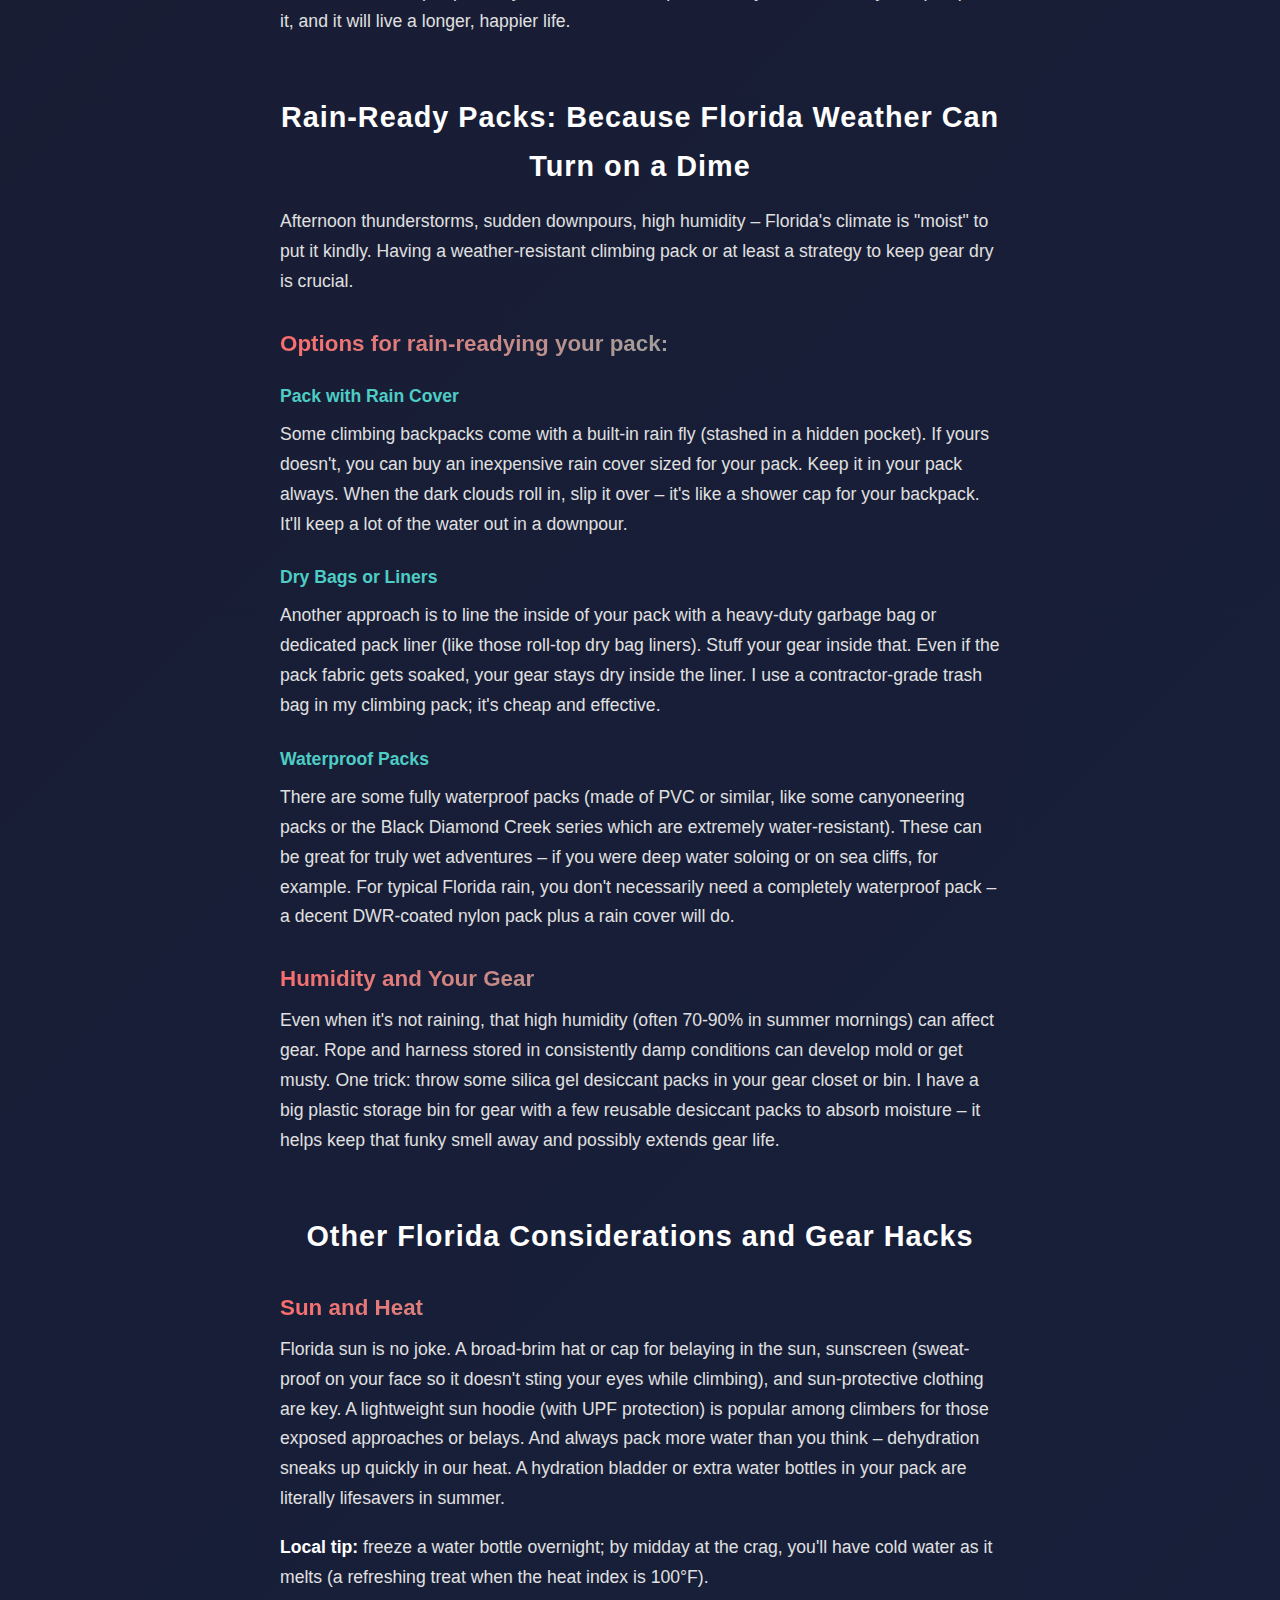
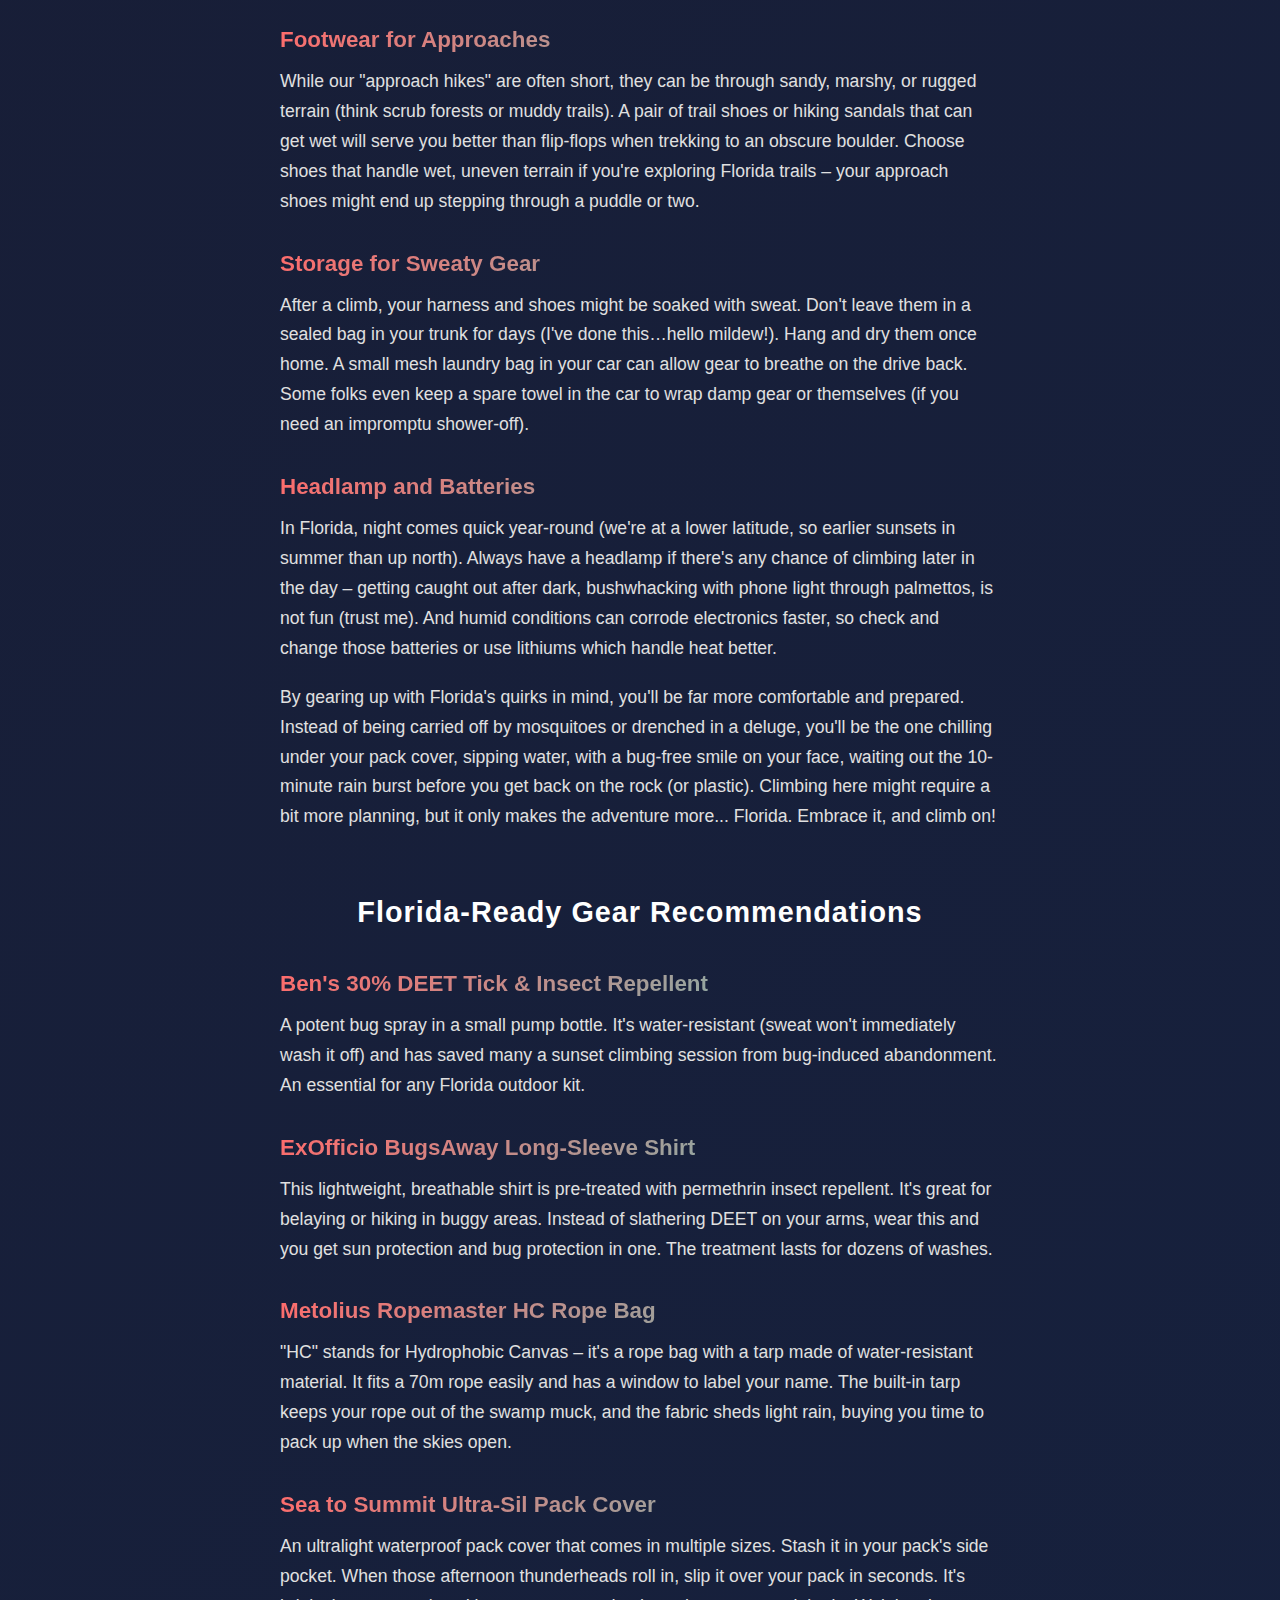
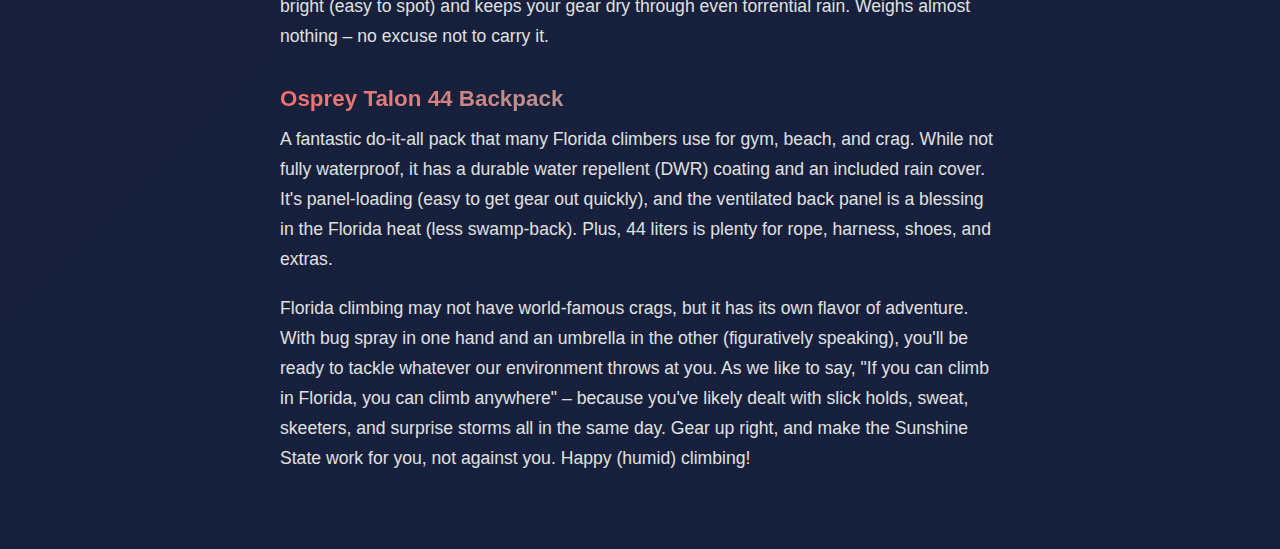
<file: gear-guide/florida-specific-gear.html>
<!DOCTYPE html>
<html lang="en">
<head>
    <meta charset="UTF-8">
    <meta name="viewport" content="width=device-width, initial-scale=1.0">
    <title>Florida-Specific Climbing Gear: Bug Protection, Rope Bags, and Rain-Ready Packs | 2025 Guide</title>
    <meta name="description" content="Essential gear for climbing in Florida's unique conditions. Learn about bug protection, waterproof rope bags, rain covers, and humidity-resistant gear for tropical climbing adventures.">
    <meta name="keywords" content="Florida climbing gear, bug protection climbing, waterproof rope bag, rain gear climbing, humid climate gear, tropical climbing, Florida outdoor gear, climbing in humidity">
    <meta name="author" content="Florida Climbing Scene">
    
    <!-- Open Graph / Facebook -->
    <meta property="og:type" content="article">
    <meta property="og:url" content="https://floridaclimbingscene.com/gear-guide/florida-specific-gear">
    <meta property="og:title" content="Florida-Specific Climbing Gear: Bug Protection, Rope Bags, and Rain-Ready Packs">
    <meta property="og:description" content="Essential gear for climbing in Florida's unique conditions. Complete guide to bug protection, waterproof gear, and humidity-resistant equipment.">
    <meta property="og:image" content="https://floridaclimbingscene.com/images/florida-climbing-gear.jpg">
    <meta property="og:site_name" content="Florida Climbing Scene">
    
    <!-- Twitter Card -->
    <meta name="twitter:card" content="summary_large_image">
    <meta name="twitter:title" content="Florida-Specific Climbing Gear: Bug Protection, Rope Bags, and Rain-Ready Packs">
    <meta name="twitter:description" content="Essential gear for climbing in Florida's unique humid, buggy conditions.">
    <meta name="twitter:image" content="https://floridaclimbingscene.com/images/florida-climbing-gear.jpg">
    
    <!-- Article Meta Tags -->
    <meta property="article:author" content="Florida Climbing Scene">
    <meta property="article:published_time" content="2025-09-07">
    <meta property="article:modified_time" content="2025-09-07">
    <meta property="article:section" content="Gear Guide">
    <meta property="article:tag" content="Florida climbing">
    <meta property="article:tag" content="bug protection">
    <meta property="article:tag" content="waterproof gear">
    <meta property="article:tag" content="humid climate gear">
    <meta property="article:tag" content="tropical climbing">
    
    <link rel="canonical" href="https://floridaclimbingscene.com/gear-guide/florida-specific-gear">
    
    <!-- Google tag (gtag.js) -->
    <script async src="https://www.googletagmanager.com/gtag/js?id=G-NQ9JL63TB4"></script>
    <script>
      window.dataLayer = window.dataLayer || [];
      function gtag(){dataLayer.push(arguments);}
      gtag('js', new Date());

      gtag('config', 'G-NQ9JL63TB4');
    </script>
    <link rel="stylesheet" href="../styles.css">
    <link rel="stylesheet" href="../blog-styles.css">
    
    <!-- Structured Data -->
    <script type="application/ld+json">
    {
      "@context": "https://schema.org",
      "@type": "Article",
      "headline": "Florida-Specific Climbing Gear: Bug Protection, Rope Bags, and Rain-Ready Packs",
      "description": "Essential gear for climbing in Florida's unique conditions. Learn about bug protection, waterproof rope bags, rain covers, and humidity-resistant gear for tropical climbing adventures.",
      "author": {
        "@type": "Organization",
        "name": "Florida Climbing Scene"
      },
      "publisher": {
        "@type": "Organization",
        "name": "Florida Climbing Scene",
        "logo": {
          "@type": "ImageObject",
          "url": "https://floridaclimbingscene.com/logo.png"
        }
      },
      "datePublished": "2025-09-07",
      "dateModified": "2025-09-07",
      "mainEntityOfPage": {
        "@type": "WebPage",
        "@id": "https://floridaclimbingscene.com/gear-guide/florida-specific-gear"
      },
      "image": {
        "@type": "ImageObject",
        "url": "https://floridaclimbingscene.com/images/florida-climbing-gear.jpg",
        "width": 1200,
        "height": 630
      },
      "keywords": ["Florida climbing", "bug protection", "waterproof gear", "humid climate", "tropical climbing"],
      "wordCount": "4000",
      "inLanguage": "en-US"
    }
    </script>
</head>
<body>
    <div class="container">
        <nav class="main-nav">
            <div class="nav-content">
                <h1><a href="../index.html" class="nav-logo">FLORIDA CLIMBING DIRECTORY</a></h1>
                <div class="nav-menu">
                    <button class="menu-toggle" id="menuToggle">
                        <span class="menu-icon">
                            <span></span>
                            <span></span>
                            <span></span>
                        </span>
                        <span class="menu-text">Menu</span>
                    </button>
                    <div class="menu-dropdown" id="menuDropdown">
                        <a href="../index.html" class="menu-item">🏢 Gym Directory</a>
                        <a href="../gear-guide.html" class="menu-item">🧗‍♂️ Gear Guide</a>
                        <a href="#" class="menu-item disabled">🗺️ Routes (Coming Soon)</a>
                        <a href="#" class="menu-item disabled">📅 Events (Coming Soon)</a>
                    </div>
                </div>
            </div>
        </nav>

        <main class="blog-container">
            <article class="blog-post">
                <header class="blog-header">
                    <div class="blog-breadcrumbs">
                        <a href="../gear-guide.html">← Back to Gear Guide</a>
                    </div>
                    <h1>Florida-Specific Climbing Gear: Bug Protection, Rope Bags, and Rain-Ready Packs</h1>
                    <div class="blog-meta">
                        <span class="blog-date">September 7, 2025</span>
                        <span class="blog-read-time">17 min read</span>
                        <span class="blog-category">Gear Guide</span>
                    </div>
                </header>

                <div class="blog-content">
                    <p class="blog-intro">The sun is setting over a swampy limestone outcrop in central Florida. You've just topped out on a rare outdoor climb, and as you clip the chains, you hear it – that faint, menacing whine near your ear. Mosquitoes. A squadron of them. By the time you rappel down, you're doing a frantic slapping dance worthy of a viral video. You reach for your pack to grab a headlamp and – boom – a sudden tropical rain shower erupts, as if on cue. You toss your rope in its tarp, throw on your pack's rain cover, and hightail it down the trail, squelching through mud while swatting bugs away from your face.</p>

                    <p>Welcome to climbing in Florida. It's an ecosystem unto itself. If the heat and humidity don't get you, the bugs and pop-up thunderstorms just might. But fear not: with a little Florida-specific gear prep, you can make even our quirky climbing conditions a bit more pleasant (and safe) for your adventures. Let's dive into three key considerations: battling the bugs, protecting your rope, and weatherproofing your pack.</p>

                    <h2>Bug Protection: Don't Be the Belay Buffet</h2>

                    <p>Florida is notorious for its insects. Mosquitoes, gnats (no-see-ums), biting flies, even the occasional tick or chigger in certain woodsy areas – these critters can turn a serene belay into a miserable experience. Indoors this isn't an issue, of course, but the moment you step outside (even just for a post-gym bouldering session in a park), be prepared.</p>

                    <h3>What to have:</h3>

                    <h4>Bug Spray (Heavy Duty)</h4>
                    <p>A high-DEET repellent is your best friend in swampy, buggy environments. Products like Off! Deep Woods or Ben's 30%+ DEET spray will deter most mosquitoes and ticks. Apply on exposed skin (avoiding hands if you're about to climb – DEET tastes terrible on holds). There are also Picaridin-based sprays which are less greasy and don't melt plastics, which is nice around climbing gear.</p>

                    <h4>Clothing Barriers</h4>
                    <p>Consider long sleeves and pants, especially at dawn/dusk when bugs are worst. Lightweight, breathable long-sleeve shirts (bonus if they have mesh vents) can protect your arms without overheating you. Some outdoor apparel lines even have insect-repellent clothing (pre-treated with permethrin). For example, ExOfficio makes "BugsAway" shirts and pants. These can be great for belayers standing around in buggy zones.</p>

                    <h4>Head Net</h4>
                    <p>It might look goofy, but if you're belaying in a cloud of gnats or no-see-ums (common in still, humid evenings), a simple head net over your cap can save your sanity. They weigh nothing and cost a few bucks – worth stashing in the pack.</p>

                    <h4>First Aid for Bites</h4>
                    <p>Inevitably, you'll get bitten. Carry some anti-itch cream (hydrocortisone) or after-bite pen in your kit. It can make the difference between tolerable itch and wanting to rip your skin off while you're trying to climb.</p>

                    <p>Florida's bug season is basically year-round in the south, and roughly late spring through fall in the north. Just having bug spray in your climbing kit at all times is a smart move. There's nothing like being covered in chalk and sweat, and then adding itchy bites to the mix. A little repellant goes a long way to keeping the focus on the rock, not the bugs.</p>

                    <h2>Rope Bags and Tarps: Keep That Rope Clean and Dry</h2>

                    <p>In a gym, the rope never touches dirt. Outside in Florida, the "ground" might be sand, mud, leaf litter, or sharp limestone gravel – often damp, thanks to frequent rain or humidity. Nothing shortens a rope's life faster than grinding it into gritty, wet sand. Enter the rope bag or tarp, an unsung hero of outdoor climbing gear.</p>

                    <h3>Why you need it:</h3>
                    <ul>
                        <li><strong>Cleanliness:</strong> A rope bag (with built-in tarp) gives your rope a clean surface to sit on. This prevents mud and sand from getting embedded in the rope's sheath. Gritty ropes wear faster and can abrade your carabiner grooves too.</li>
                        <li><strong>Dryness:</strong> Florida ground can be damp even if it hasn't rained recently (morning dew, high humidity). A tarp acts as a moisture barrier. Also, if that surprise rainstorm hits, you can quickly burrito-wrap your rope in the tarp and keep it relatively dry while you dash for cover.</li>
                        <li><strong>Organization:</strong> Most rope bags have shoulder straps or duffel handles to easily carry your rope coil, and compression straps to snug it up. They also make it easy to funnel the rope quickly into the bag – handy when the sky opens up and you need to pack in a hurry.</li>
                    </ul>

                    <h3>Features to look for:</h3>
                    <ul>
                        <li>A large integrated tarp (at least 4'x4' or bigger) attached to the bag. Some have color-coded tie-in points so you know which end is which – convenient for identifying lead vs. belay end.</li>
                        <li>Durable fabric that can handle abrasive ground. Thick nylon is good; in Florida, having a somewhat waterproof bottom layer is a plus.</li>
                        <li>Carrying straps: if you hike a lot, a backpack-style rope bag is nice. If approaches are short (which, in Florida's flatlands, they usually are), even a simple shoulder sling is fine.</li>
                        <li>Capacity: for a standard 60m or 70m rope, most rope bags suffice. If you have a 80m fat rope (not common for Florida needs), ensure the bag is big enough.</li>
                    </ul>

                    <p>Honestly, even if you're only climbing outdoors occasionally on trips north, a rope tarp is essential. I've seen folks flake ropes out on the beach sand at Blowing Rocks – big mistake. Always use a tarp or at least a makeshift ground sheet (in a pinch, even a plastic sheet or old shower curtain) to protect your lifeline. Your rope is literally what catches you – pamper it, and it will live a longer, happier life.</p>

                    <h2>Rain-Ready Packs: Because Florida Weather Can Turn on a Dime</h2>

                    <p>Afternoon thunderstorms, sudden downpours, high humidity – Florida's climate is "moist" to put it kindly. Having a weather-resistant climbing pack or at least a strategy to keep gear dry is crucial.</p>

                    <h3>Options for rain-readying your pack:</h3>

                    <h4>Pack with Rain Cover</h4>
                    <p>Some climbing backpacks come with a built-in rain fly (stashed in a hidden pocket). If yours doesn't, you can buy an inexpensive rain cover sized for your pack. Keep it in your pack always. When the dark clouds roll in, slip it over – it's like a shower cap for your backpack. It'll keep a lot of the water out in a downpour.</p>

                    <h4>Dry Bags or Liners</h4>
                    <p>Another approach is to line the inside of your pack with a heavy-duty garbage bag or dedicated pack liner (like those roll-top dry bag liners). Stuff your gear inside that. Even if the pack fabric gets soaked, your gear stays dry inside the liner. I use a contractor-grade trash bag in my climbing pack; it's cheap and effective.</p>

                    <h4>Waterproof Packs</h4>
                    <p>There are some fully waterproof packs (made of PVC or similar, like some canyoneering packs or the Black Diamond Creek series which are extremely water-resistant). These can be great for truly wet adventures – if you were deep water soloing or on sea cliffs, for example. For typical Florida rain, you don't necessarily need a completely waterproof pack – a decent DWR-coated nylon pack plus a rain cover will do.</p>

                    <h3>Humidity and Your Gear</h3>
                    <p>Even when it's not raining, that high humidity (often 70-90% in summer mornings) can affect gear. Rope and harness stored in consistently damp conditions can develop mold or get musty. One trick: throw some silica gel desiccant packs in your gear closet or bin. I have a big plastic storage bin for gear with a few reusable desiccant packs to absorb moisture – it helps keep that funky smell away and possibly extends gear life.</p>

                    <h2>Other Florida Considerations and Gear Hacks</h2>

                    <h3>Sun and Heat</h3>
                    <p>Florida sun is no joke. A broad-brim hat or cap for belaying in the sun, sunscreen (sweat-proof on your face so it doesn't sting your eyes while climbing), and sun-protective clothing are key. A lightweight sun hoodie (with UPF protection) is popular among climbers for those exposed approaches or belays. And always pack more water than you think – dehydration sneaks up quickly in our heat. A hydration bladder or extra water bottles in your pack are literally lifesavers in summer.</p>

                    <p><strong>Local tip:</strong> freeze a water bottle overnight; by midday at the crag, you'll have cold water as it melts (a refreshing treat when the heat index is 100°F).</p>

                    <h3>Footwear for Approaches</h3>
                    <p>While our "approach hikes" are often short, they can be through sandy, marshy, or rugged terrain (think scrub forests or muddy trails). A pair of trail shoes or hiking sandals that can get wet will serve you better than flip-flops when trekking to an obscure boulder. Choose shoes that handle wet, uneven terrain if you're exploring Florida trails – your approach shoes might end up stepping through a puddle or two.</p>

                    <h3>Storage for Sweaty Gear</h3>
                    <p>After a climb, your harness and shoes might be soaked with sweat. Don't leave them in a sealed bag in your trunk for days (I've done this…hello mildew!). Hang and dry them once home. A small mesh laundry bag in your car can allow gear to breathe on the drive back. Some folks even keep a spare towel in the car to wrap damp gear or themselves (if you need an impromptu shower-off).</p>

                    <h3>Headlamp and Batteries</h3>
                    <p>In Florida, night comes quick year-round (we're at a lower latitude, so earlier sunsets in summer than up north). Always have a headlamp if there's any chance of climbing later in the day – getting caught out after dark, bushwhacking with phone light through palmettos, is not fun (trust me). And humid conditions can corrode electronics faster, so check and change those batteries or use lithiums which handle heat better.</p>

                    <p>By gearing up with Florida's quirks in mind, you'll be far more comfortable and prepared. Instead of being carried off by mosquitoes or drenched in a deluge, you'll be the one chilling under your pack cover, sipping water, with a bug-free smile on your face, waiting out the 10-minute rain burst before you get back on the rock (or plastic). Climbing here might require a bit more planning, but it only makes the adventure more... Florida. Embrace it, and climb on!</p>

                    <h2>Florida-Ready Gear Recommendations</h2>

                    <div class="gear-recommendations">
                        <div class="gear-item">
                            <h3>Ben's 30% DEET Tick & Insect Repellent</h3>
                            <p>A potent bug spray in a small pump bottle. It's water-resistant (sweat won't immediately wash it off) and has saved many a sunset climbing session from bug-induced abandonment. An essential for any Florida outdoor kit.</p>
                        </div>

                        <div class="gear-item">
                            <h3>ExOfficio BugsAway Long-Sleeve Shirt</h3>
                            <p>This lightweight, breathable shirt is pre-treated with permethrin insect repellent. It's great for belaying or hiking in buggy areas. Instead of slathering DEET on your arms, wear this and you get sun protection and bug protection in one. The treatment lasts for dozens of washes.</p>
                        </div>

                        <div class="gear-item">
                            <h3>Metolius Ropemaster HC Rope Bag</h3>
                            <p>"HC" stands for Hydrophobic Canvas – it's a rope bag with a tarp made of water-resistant material. It fits a 70m rope easily and has a window to label your name. The built-in tarp keeps your rope out of the swamp muck, and the fabric sheds light rain, buying you time to pack up when the skies open.</p>
                        </div>

                        <div class="gear-item">
                            <h3>Sea to Summit Ultra-Sil Pack Cover</h3>
                            <p>An ultralight waterproof pack cover that comes in multiple sizes. Stash it in your pack's side pocket. When those afternoon thunderheads roll in, slip it over your pack in seconds. It's bright (easy to spot) and keeps your gear dry through even torrential rain. Weighs almost nothing – no excuse not to carry it.</p>
                        </div>

                        <div class="gear-item">
                            <h3>Osprey Talon 44 Backpack</h3>
                            <p>A fantastic do-it-all pack that many Florida climbers use for gym, beach, and crag. While not fully waterproof, it has a durable water repellent (DWR) coating and an included rain cover. It's panel-loading (easy to get gear out quickly), and the ventilated back panel is a blessing in the Florida heat (less swamp-back). Plus, 44 liters is plenty for rope, harness, shoes, and extras.</p>
                        </div>
                    </div>

                    <p class="blog-conclusion">Florida climbing may not have world-famous crags, but it has its own flavor of adventure. With bug spray in one hand and an umbrella in the other (figuratively speaking), you'll be ready to tackle whatever our environment throws at you. As we like to say, "If you can climb in Florida, you can climb anywhere" – because you've likely dealt with slick holds, sweat, skeeters, and surprise storms all in the same day. Gear up right, and make the Sunshine State work for you, not against you. Happy (humid) climbing!</p>
                </div>
            </article>
        </main>
    </div>

    <script>
        // Menu toggle functionality
        const menuToggle = document.getElementById('menuToggle');
        const menuDropdown = document.getElementById('menuDropdown');

        menuToggle.addEventListener('click', () => {
            menuDropdown.classList.toggle('active');
            menuToggle.classList.toggle('active');
        });

        // Close menu when clicking outside
        document.addEventListener('click', (e) => {
            if (!menuToggle.contains(e.target) && !menuDropdown.contains(e.target)) {
                menuDropdown.classList.remove('active');
                menuToggle.classList.remove('active');
            }
        });
    </script>
</body>
</html>
</file>
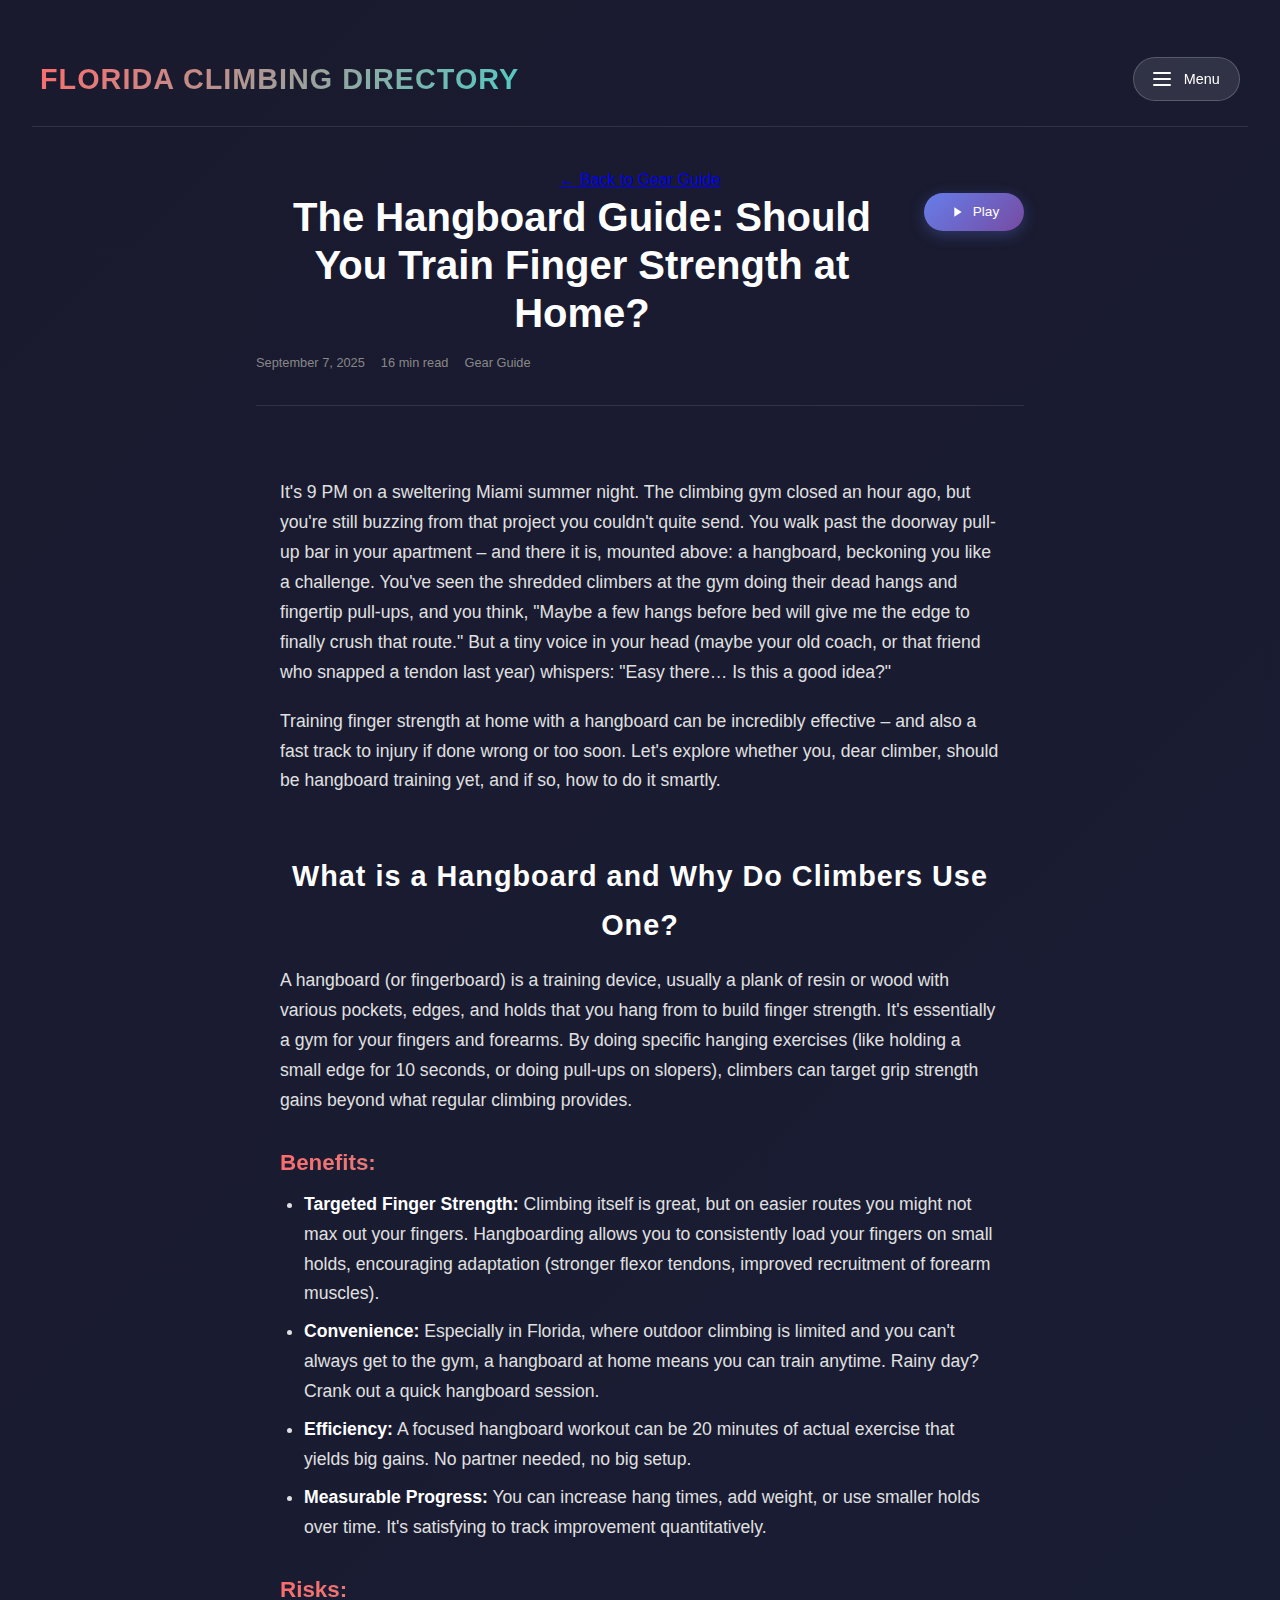
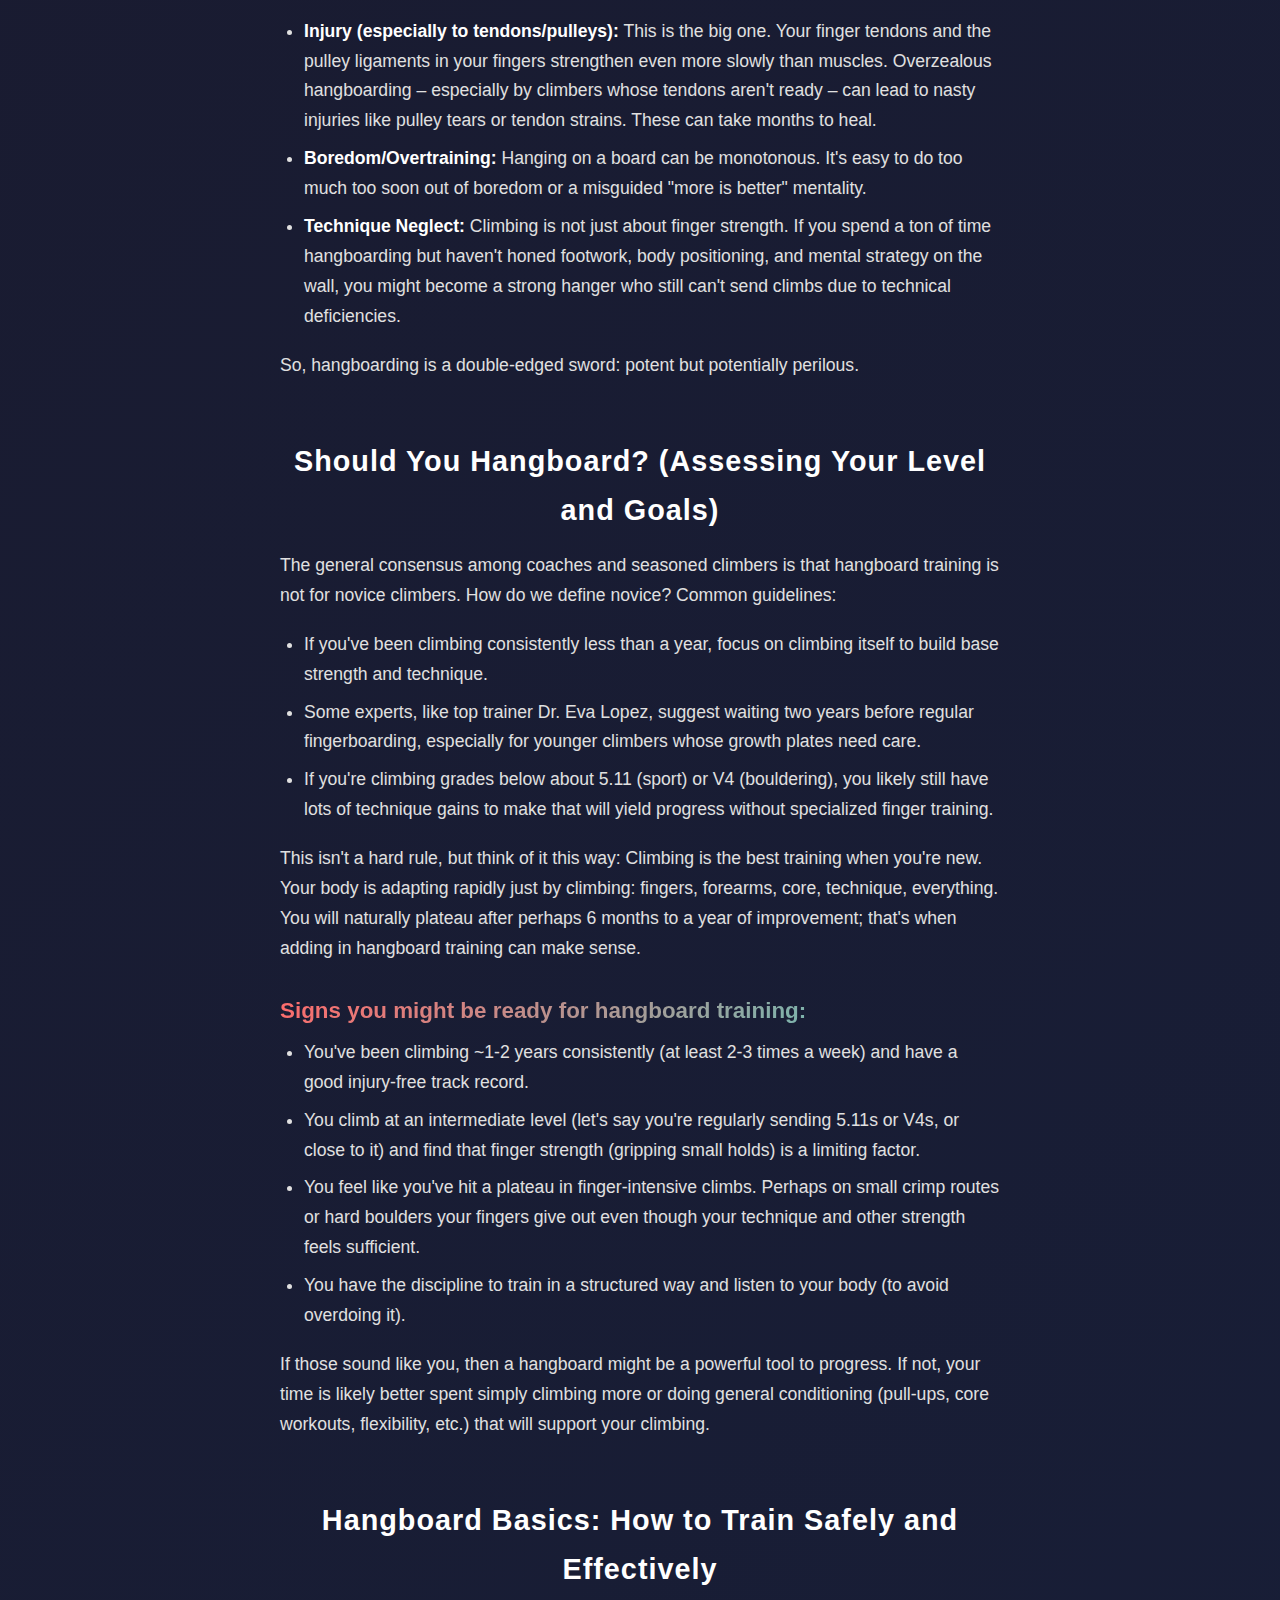
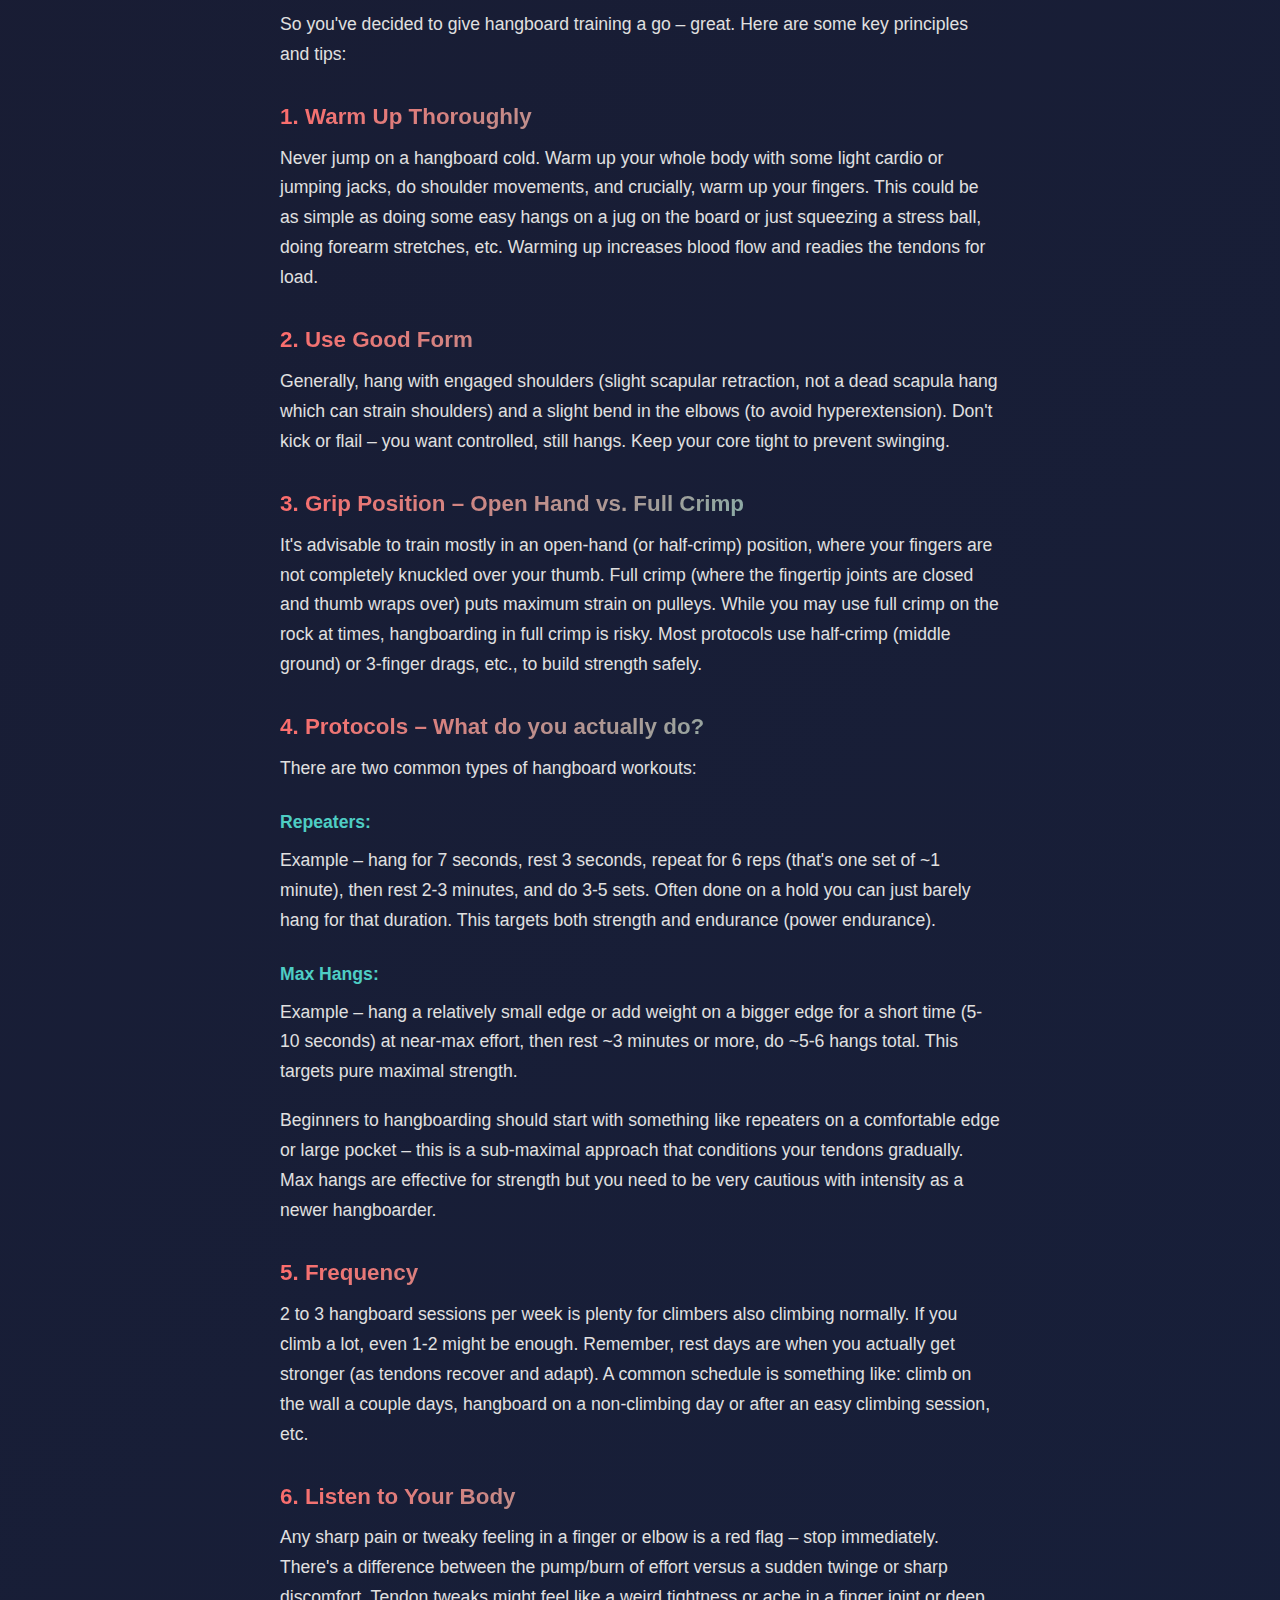
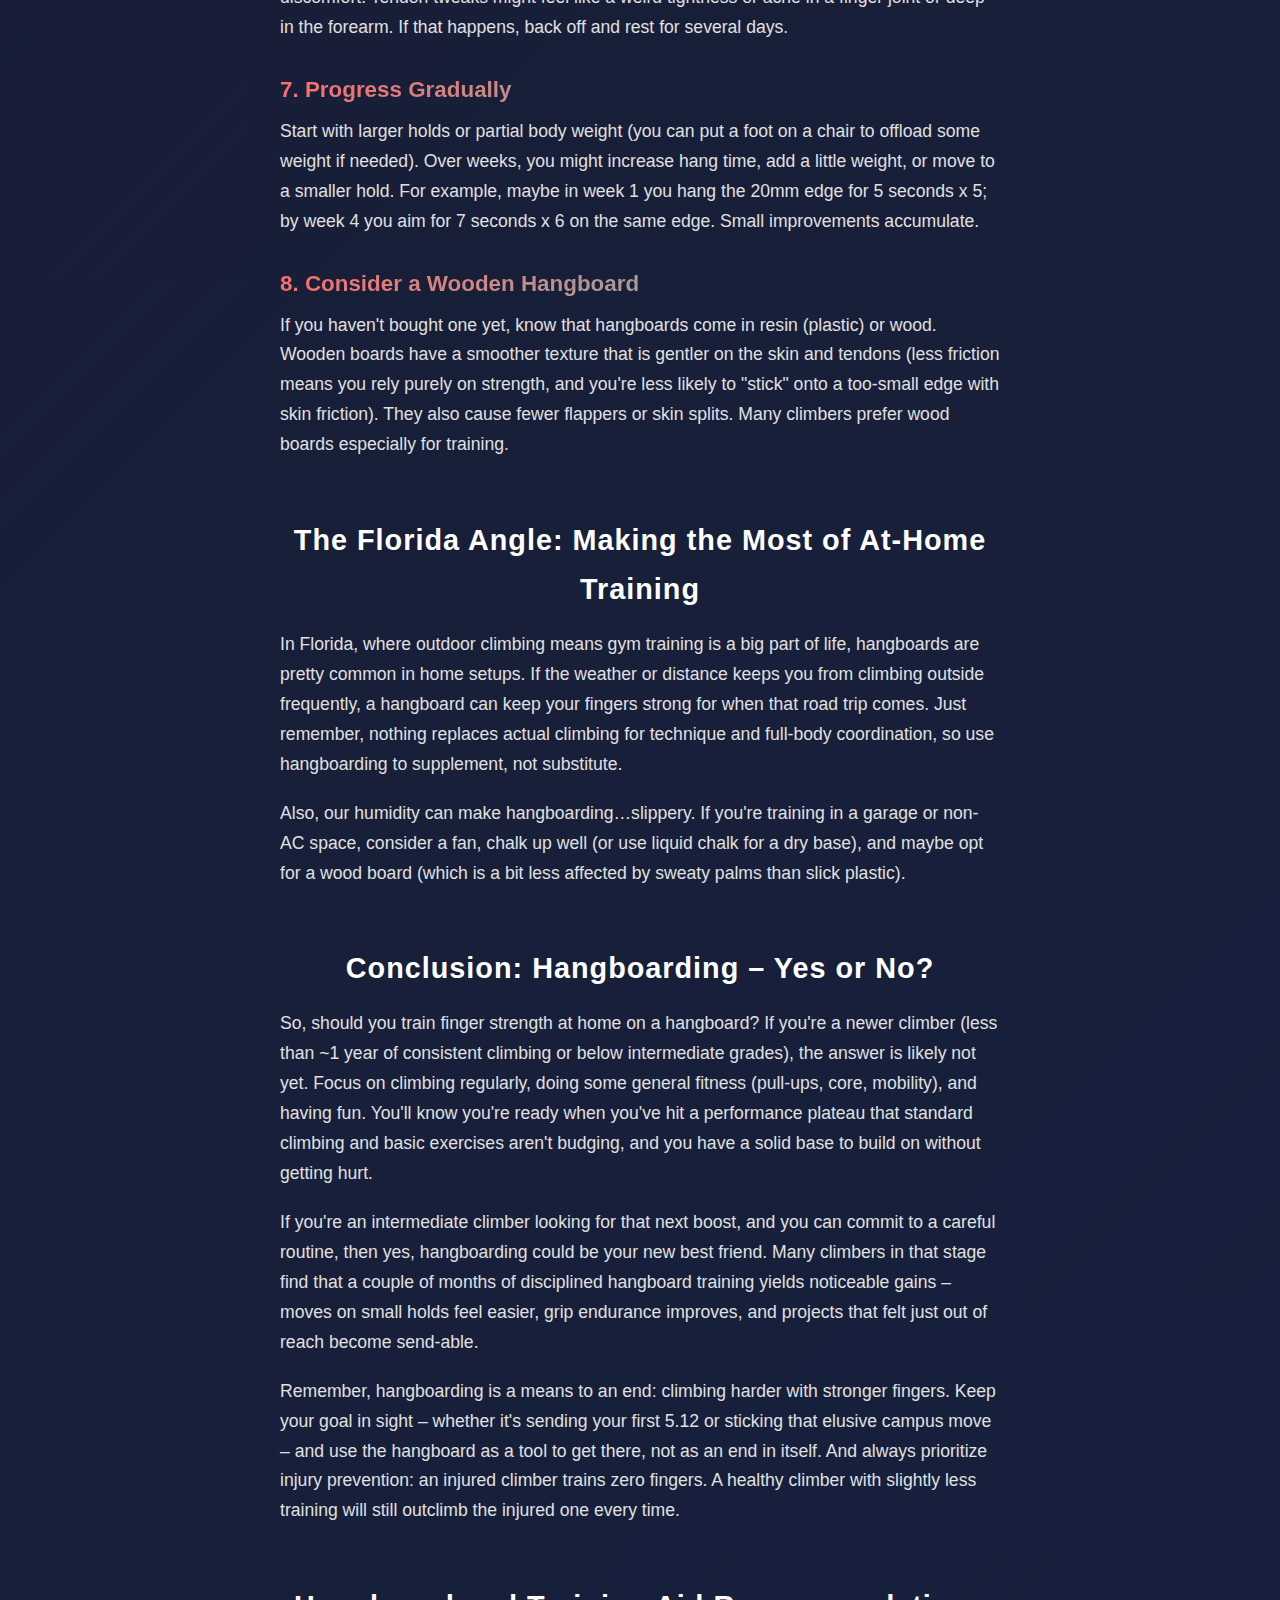
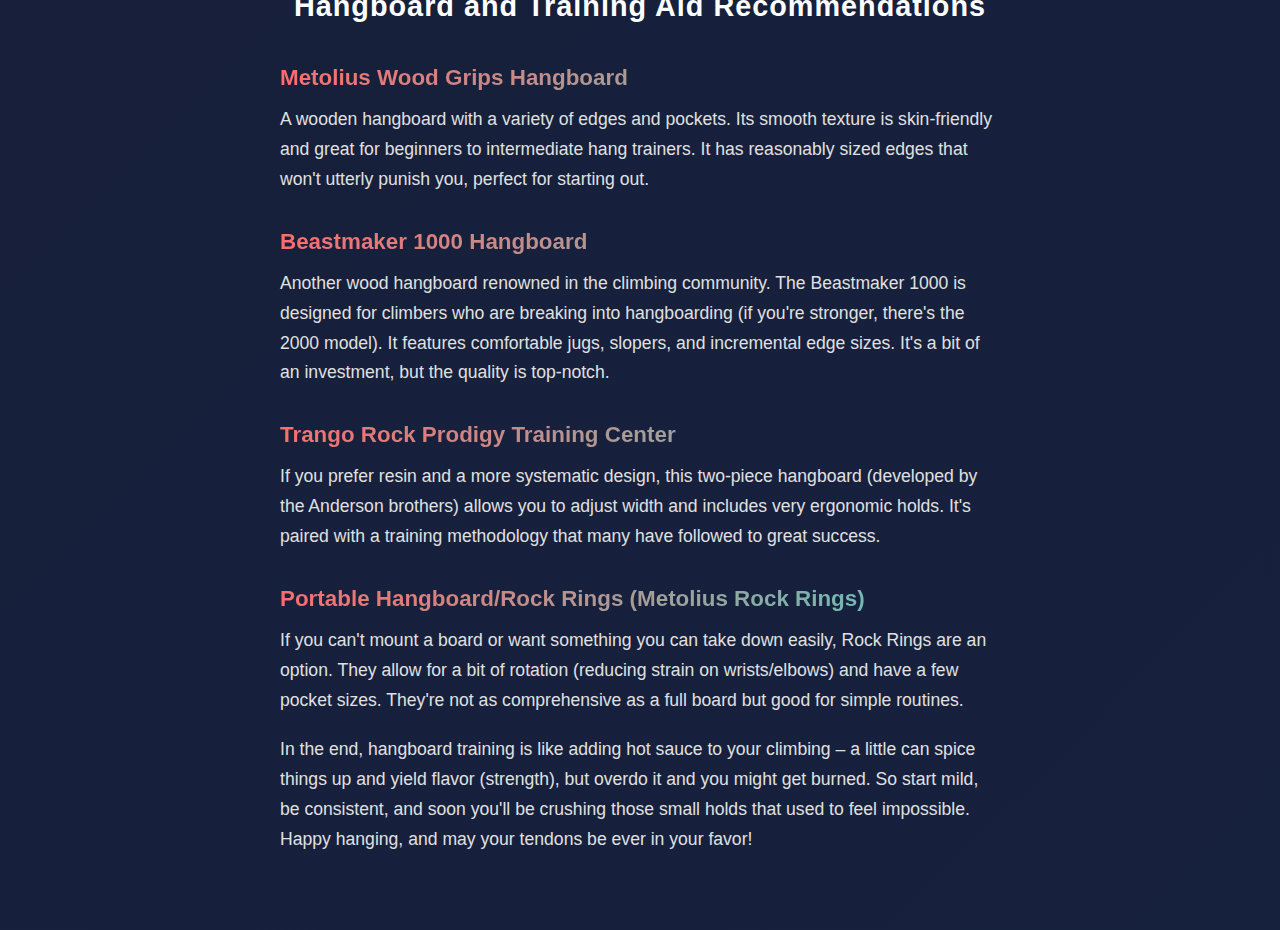
<file: gear-guide/hangboard-guide.html>
<!DOCTYPE html>
<html lang="en">
<head>
    <meta charset="UTF-8">
    <meta name="viewport" content="width=device-width, initial-scale=1.0">
    <title>The Hangboard Guide: Should You Train Finger Strength at Home? | Florida Climbing 2025</title>
    <meta name="description" content="Should you use a hangboard for finger strength training? Learn when you're ready, how to train safely, and the best hangboard routines for Florida climbers. Avoid injury with expert advice.">
    <meta name="keywords" content="hangboard training, finger strength training, climbing training at home, hangboard guide, fingerboard training, climbing finger strength, home climbing training, Florida climbing training">
    <meta name="author" content="Florida Climbing Scene">
    
    <!-- Open Graph / Facebook -->
    <meta property="og:type" content="article">
    <meta property="og:url" content="https://floridaclimbingscene.com/gear-guide/hangboard-guide">
    <meta property="og:title" content="The Hangboard Guide: Should You Train Finger Strength at Home?">
    <meta property="og:description" content="Complete guide to hangboard training for climbers. Learn when you're ready, how to train safely, and avoid injury while building finger strength at home.">
    <meta property="og:image" content="https://floridaclimbingscene.com/images/hangboard-guide.jpg">
    <meta property="og:site_name" content="Florida Climbing Scene">
    
    <!-- Twitter Card -->
    <meta name="twitter:card" content="summary_large_image">
    <meta name="twitter:title" content="The Hangboard Guide: Should You Train Finger Strength at Home?">
    <meta name="twitter:description" content="Complete guide to hangboard training for climbers. Learn when you're ready and how to train safely.">
    <meta name="twitter:image" content="https://floridaclimbingscene.com/images/hangboard-guide.jpg">
    
    <!-- Article Meta Tags -->
    <meta property="article:author" content="Florida Climbing Scene">
    <meta property="article:published_time" content="2025-09-07">
    <meta property="article:modified_time" content="2025-09-07">
    <meta property="article:section" content="Gear Guide">
    <meta property="article:tag" content="hangboard training">
    <meta property="article:tag" content="finger strength">
    <meta property="article:tag" content="climbing training">
    <meta property="article:tag" content="home training">
    <meta property="article:tag" content="Florida climbing">
    
    <link rel="canonical" href="https://floridaclimbingscene.com/gear-guide/hangboard-guide">
    
    <!-- Google tag (gtag.js) -->
    <script async src="https://www.googletagmanager.com/gtag/js?id=G-NQ9JL63TB4"></script>
    <script>
      window.dataLayer = window.dataLayer || [];
      function gtag(){dataLayer.push(arguments);}
      gtag('js', new Date());

      gtag('config', 'G-NQ9JL63TB4');
    </script>
    <link rel="stylesheet" href="../styles.css">
    <link rel="stylesheet" href="../blog-styles.css">
    
    <!-- Structured Data -->
    <script type="application/ld+json">
    {
      "@context": "https://schema.org",
      "@type": "Article",
      "headline": "The Hangboard Guide: Should You Train Finger Strength at Home?",
      "description": "Complete guide to hangboard training for climbers. Learn when you're ready, how to train safely, and avoid injury while building finger strength at home.",
      "author": {
        "@type": "Organization",
        "name": "Florida Climbing Scene"
      },
      "publisher": {
        "@type": "Organization",
        "name": "Florida Climbing Scene",
        "logo": {
          "@type": "ImageObject",
          "url": "https://floridaclimbingscene.com/logo.png"
        }
      },
      "datePublished": "2025-09-07",
      "dateModified": "2025-09-07",
      "mainEntityOfPage": {
        "@type": "WebPage",
        "@id": "https://floridaclimbingscene.com/gear-guide/hangboard-guide"
      },
      "image": {
        "@type": "ImageObject",
        "url": "https://floridaclimbingscene.com/images/hangboard-guide.jpg",
        "width": 1200,
        "height": 630
      },
      "keywords": ["hangboard training", "finger strength", "climbing training", "home training", "Florida climbing"],
      "wordCount": "4200",
      "inLanguage": "en-US"
    }
    </script>
</head>
<body>
    <div class="container">
        <nav class="main-nav">
            <div class="nav-content">
                <h1><a href="../index.html" class="nav-logo">FLORIDA CLIMBING DIRECTORY</a></h1>
                <div class="nav-menu">
                    <button class="menu-toggle" id="menuToggle">
                        <span class="menu-icon">
                            <span></span>
                            <span></span>
                            <span></span>
                        </span>
                        <span class="menu-text">Menu</span>
                    </button>
                    <div class="menu-dropdown" id="menuDropdown">
                        <a href="../index.html" class="menu-item">🏢 Gym Directory</a>
                        <a href="../gear-guide.html" class="menu-item">🧗‍♂️ Gear Guide</a>
                        <a href="#" class="menu-item disabled">🗺️ Routes (Coming Soon)</a>
                        <a href="#" class="menu-item disabled">📅 Events (Coming Soon)</a>
                    </div>
                </div>
            </div>
        </nav>

        <main class="blog-container">
            <article class="blog-post">
                <header class="blog-header">
                    <div class="blog-breadcrumbs">
                        <a href="../gear-guide.html">← Back to Gear Guide</a>
                    </div>
                    <div class="blog-title-row">
                        <h1>The Hangboard Guide: Should You Train Finger Strength at Home?</h1>
                        <div class="audio-controls">
                            <button class="audio-play-btn" id="audioPlayBtn" title="Listen to this article">
                                <svg class="play-icon" viewBox="0 0 24 24" fill="currentColor">
                                    <path d="M8 5v14l11-7z"/>
                                </svg>
                                <svg class="pause-icon" viewBox="0 0 24 24" fill="currentColor" style="display: none;">
                                    <path d="M6 19h4V5H6v14zm8-14v14h4V5h-4z"/>
                                </svg>
                                <span class="audio-status">Play</span>
                            </button>
                        </div>
                    </div>
                    <div class="blog-meta">
                        <span class="blog-date">September 7, 2025</span>
                        <span class="blog-read-time">16 min read</span>
                        <span class="blog-category">Gear Guide</span>
                    </div>
                </header>

                <div class="blog-content">
                    <p class="blog-intro">It's 9 PM on a sweltering Miami summer night. The climbing gym closed an hour ago, but you're still buzzing from that project you couldn't quite send. You walk past the doorway pull-up bar in your apartment – and there it is, mounted above: a hangboard, beckoning you like a challenge. You've seen the shredded climbers at the gym doing their dead hangs and fingertip pull-ups, and you think, "Maybe a few hangs before bed will give me the edge to finally crush that route." But a tiny voice in your head (maybe your old coach, or that friend who snapped a tendon last year) whispers: "Easy there… Is this a good idea?"</p>

                    <p>Training finger strength at home with a hangboard can be incredibly effective – and also a fast track to injury if done wrong or too soon. Let's explore whether you, dear climber, should be hangboard training yet, and if so, how to do it smartly.</p>

                    <h2>What is a Hangboard and Why Do Climbers Use One?</h2>

                    <p>A hangboard (or fingerboard) is a training device, usually a plank of resin or wood with various pockets, edges, and holds that you hang from to build finger strength. It's essentially a gym for your fingers and forearms. By doing specific hanging exercises (like holding a small edge for 10 seconds, or doing pull-ups on slopers), climbers can target grip strength gains beyond what regular climbing provides.</p>

                    <h3>Benefits:</h3>
                    <ul>
                        <li><strong>Targeted Finger Strength:</strong> Climbing itself is great, but on easier routes you might not max out your fingers. Hangboarding allows you to consistently load your fingers on small holds, encouraging adaptation (stronger flexor tendons, improved recruitment of forearm muscles).</li>
                        <li><strong>Convenience:</strong> Especially in Florida, where outdoor climbing is limited and you can't always get to the gym, a hangboard at home means you can train anytime. Rainy day? Crank out a quick hangboard session.</li>
                        <li><strong>Efficiency:</strong> A focused hangboard workout can be 20 minutes of actual exercise that yields big gains. No partner needed, no big setup.</li>
                        <li><strong>Measurable Progress:</strong> You can increase hang times, add weight, or use smaller holds over time. It's satisfying to track improvement quantitatively.</li>
                    </ul>

                    <h3>Risks:</h3>
                    <ul>
                        <li><strong>Injury (especially to tendons/pulleys):</strong> This is the big one. Your finger tendons and the pulley ligaments in your fingers strengthen even more slowly than muscles. Overzealous hangboarding – especially by climbers whose tendons aren't ready – can lead to nasty injuries like pulley tears or tendon strains. These can take months to heal.</li>
                        <li><strong>Boredom/Overtraining:</strong> Hanging on a board can be monotonous. It's easy to do too much too soon out of boredom or a misguided "more is better" mentality.</li>
                        <li><strong>Technique Neglect:</strong> Climbing is not just about finger strength. If you spend a ton of time hangboarding but haven't honed footwork, body positioning, and mental strategy on the wall, you might become a strong hanger who still can't send climbs due to technical deficiencies.</li>
                    </ul>

                    <p>So, hangboarding is a double-edged sword: potent but potentially perilous.</p>

                    <h2>Should You Hangboard? (Assessing Your Level and Goals)</h2>

                    <p>The general consensus among coaches and seasoned climbers is that hangboard training is not for novice climbers. How do we define novice? Common guidelines:</p>

                    <ul>
                        <li>If you've been climbing consistently less than a year, focus on climbing itself to build base strength and technique.</li>
                        <li>Some experts, like top trainer Dr. Eva Lopez, suggest waiting two years before regular fingerboarding, especially for younger climbers whose growth plates need care.</li>
                        <li>If you're climbing grades below about 5.11 (sport) or V4 (bouldering), you likely still have lots of technique gains to make that will yield progress without specialized finger training.</li>
                    </ul>

                    <p>This isn't a hard rule, but think of it this way: Climbing is the best training when you're new. Your body is adapting rapidly just by climbing: fingers, forearms, core, technique, everything. You will naturally plateau after perhaps 6 months to a year of improvement; that's when adding in hangboard training can make sense.</p>

                    <h3>Signs you might be ready for hangboard training:</h3>
                    <ul>
                        <li>You've been climbing ~1-2 years consistently (at least 2-3 times a week) and have a good injury-free track record.</li>
                        <li>You climb at an intermediate level (let's say you're regularly sending 5.11s or V4s, or close to it) and find that finger strength (gripping small holds) is a limiting factor.</li>
                        <li>You feel like you've hit a plateau in finger-intensive climbs. Perhaps on small crimp routes or hard boulders your fingers give out even though your technique and other strength feels sufficient.</li>
                        <li>You have the discipline to train in a structured way and listen to your body (to avoid overdoing it).</li>
                    </ul>

                    <p>If those sound like you, then a hangboard might be a powerful tool to progress. If not, your time is likely better spent simply climbing more or doing general conditioning (pull-ups, core workouts, flexibility, etc.) that will support your climbing.</p>

                    <h2>Hangboard Basics: How to Train Safely and Effectively</h2>

                    <p>So you've decided to give hangboard training a go – great. Here are some key principles and tips:</p>

                    <h3>1. Warm Up Thoroughly</h3>
                    <p>Never jump on a hangboard cold. Warm up your whole body with some light cardio or jumping jacks, do shoulder movements, and crucially, warm up your fingers. This could be as simple as doing some easy hangs on a jug on the board or just squeezing a stress ball, doing forearm stretches, etc. Warming up increases blood flow and readies the tendons for load.</p>

                    <h3>2. Use Good Form</h3>
                    <p>Generally, hang with engaged shoulders (slight scapular retraction, not a dead scapula hang which can strain shoulders) and a slight bend in the elbows (to avoid hyperextension). Don't kick or flail – you want controlled, still hangs. Keep your core tight to prevent swinging.</p>

                    <h3>3. Grip Position – Open Hand vs. Full Crimp</h3>
                    <p>It's advisable to train mostly in an open-hand (or half-crimp) position, where your fingers are not completely knuckled over your thumb. Full crimp (where the fingertip joints are closed and thumb wraps over) puts maximum strain on pulleys. While you may use full crimp on the rock at times, hangboarding in full crimp is risky. Most protocols use half-crimp (middle ground) or 3-finger drags, etc., to build strength safely.</p>

                    <h3>4. Protocols – What do you actually do?</h3>
                    <p>There are two common types of hangboard workouts:</p>
                    
                    <h4>Repeaters:</h4>
                    <p>Example – hang for 7 seconds, rest 3 seconds, repeat for 6 reps (that's one set of ~1 minute), then rest 2-3 minutes, and do 3-5 sets. Often done on a hold you can just barely hang for that duration. This targets both strength and endurance (power endurance).</p>

                    <h4>Max Hangs:</h4>
                    <p>Example – hang a relatively small edge or add weight on a bigger edge for a short time (5-10 seconds) at near-max effort, then rest ~3 minutes or more, do ~5-6 hangs total. This targets pure maximal strength.</p>

                    <p>Beginners to hangboarding should start with something like repeaters on a comfortable edge or large pocket – this is a sub-maximal approach that conditions your tendons gradually. Max hangs are effective for strength but you need to be very cautious with intensity as a newer hangboarder.</p>

                    <h3>5. Frequency</h3>
                    <p>2 to 3 hangboard sessions per week is plenty for climbers also climbing normally. If you climb a lot, even 1-2 might be enough. Remember, rest days are when you actually get stronger (as tendons recover and adapt). A common schedule is something like: climb on the wall a couple days, hangboard on a non-climbing day or after an easy climbing session, etc.</p>

                    <h3>6. Listen to Your Body</h3>
                    <p>Any sharp pain or tweaky feeling in a finger or elbow is a red flag – stop immediately. There's a difference between the pump/burn of effort versus a sudden twinge or sharp discomfort. Tendon tweaks might feel like a weird tightness or ache in a finger joint or deep in the forearm. If that happens, back off and rest for several days.</p>

                    <h3>7. Progress Gradually</h3>
                    <p>Start with larger holds or partial body weight (you can put a foot on a chair to offload some weight if needed). Over weeks, you might increase hang time, add a little weight, or move to a smaller hold. For example, maybe in week 1 you hang the 20mm edge for 5 seconds x 5; by week 4 you aim for 7 seconds x 6 on the same edge. Small improvements accumulate.</p>

                    <h3>8. Consider a Wooden Hangboard</h3>
                    <p>If you haven't bought one yet, know that hangboards come in resin (plastic) or wood. Wooden boards have a smoother texture that is gentler on the skin and tendons (less friction means you rely purely on strength, and you're less likely to "stick" onto a too-small edge with skin friction). They also cause fewer flappers or skin splits. Many climbers prefer wood boards especially for training.</p>

                    <h2>The Florida Angle: Making the Most of At-Home Training</h2>

                    <p>In Florida, where outdoor climbing means gym training is a big part of life, hangboards are pretty common in home setups. If the weather or distance keeps you from climbing outside frequently, a hangboard can keep your fingers strong for when that road trip comes. Just remember, nothing replaces actual climbing for technique and full-body coordination, so use hangboarding to supplement, not substitute.</p>

                    <p>Also, our humidity can make hangboarding…slippery. If you're training in a garage or non-AC space, consider a fan, chalk up well (or use liquid chalk for a dry base), and maybe opt for a wood board (which is a bit less affected by sweaty palms than slick plastic).</p>

                    <h2>Conclusion: Hangboarding – Yes or No?</h2>

                    <p>So, should you train finger strength at home on a hangboard? If you're a newer climber (less than ~1 year of consistent climbing or below intermediate grades), the answer is likely not yet. Focus on climbing regularly, doing some general fitness (pull-ups, core, mobility), and having fun. You'll know you're ready when you've hit a performance plateau that standard climbing and basic exercises aren't budging, and you have a solid base to build on without getting hurt.</p>

                    <p>If you're an intermediate climber looking for that next boost, and you can commit to a careful routine, then yes, hangboarding could be your new best friend. Many climbers in that stage find that a couple of months of disciplined hangboard training yields noticeable gains – moves on small holds feel easier, grip endurance improves, and projects that felt just out of reach become send-able.</p>

                    <p>Remember, hangboarding is a means to an end: climbing harder with stronger fingers. Keep your goal in sight – whether it's sending your first 5.12 or sticking that elusive campus move – and use the hangboard as a tool to get there, not as an end in itself. And always prioritize injury prevention: an injured climber trains zero fingers. A healthy climber with slightly less training will still outclimb the injured one every time.</p>

                    <h2>Hangboard and Training Aid Recommendations</h2>

                    <div class="gear-recommendations">
                        <div class="gear-item">
                            <h3>Metolius Wood Grips Hangboard</h3>
                            <p>A wooden hangboard with a variety of edges and pockets. Its smooth texture is skin-friendly and great for beginners to intermediate hang trainers. It has reasonably sized edges that won't utterly punish you, perfect for starting out.</p>
                        </div>

                        <div class="gear-item">
                            <h3>Beastmaker 1000 Hangboard</h3>
                            <p>Another wood hangboard renowned in the climbing community. The Beastmaker 1000 is designed for climbers who are breaking into hangboarding (if you're stronger, there's the 2000 model). It features comfortable jugs, slopers, and incremental edge sizes. It's a bit of an investment, but the quality is top-notch.</p>
                        </div>

                        <div class="gear-item">
                            <h3>Trango Rock Prodigy Training Center</h3>
                            <p>If you prefer resin and a more systematic design, this two-piece hangboard (developed by the Anderson brothers) allows you to adjust width and includes very ergonomic holds. It's paired with a training methodology that many have followed to great success.</p>
                        </div>

                        <div class="gear-item">
                            <h3>Portable Hangboard/Rock Rings (Metolius Rock Rings)</h3>
                            <p>If you can't mount a board or want something you can take down easily, Rock Rings are an option. They allow for a bit of rotation (reducing strain on wrists/elbows) and have a few pocket sizes. They're not as comprehensive as a full board but good for simple routines.</p>
                        </div>
                    </div>

                    <p class="blog-conclusion">In the end, hangboard training is like adding hot sauce to your climbing – a little can spice things up and yield flavor (strength), but overdo it and you might get burned. So start mild, be consistent, and soon you'll be crushing those small holds that used to feel impossible. Happy hanging, and may your tendons be ever in your favor!</p>
                </div>
            </article>
        </main>
    </div>

    <script>
        // Menu toggle functionality
        const menuToggle = document.getElementById('menuToggle');
        const menuDropdown = document.getElementById('menuDropdown');

        menuToggle.addEventListener('click', () => {
            menuDropdown.classList.toggle('active');
            menuToggle.classList.toggle('active');
        });

        // Close menu when clicking outside
        document.addEventListener('click', (e) => {
            if (!menuToggle.contains(e.target) && !menuDropdown.contains(e.target)) {
                menuDropdown.classList.remove('active');
                menuToggle.classList.remove('active');
            }
        });

        // Google Analytics and Audio Player
        document.addEventListener('DOMContentLoaded', function() {
            gtag('config', 'G-NQ9JL63TB4', {
                page_title: 'Hangboard Guide - Florida Climbing Scene',
                page_location: window.location.href
            });

            // Initialize audio player
            const audioPlayer = new BlogAudioPlayer();
        });
        
        // BlogAudioPlayer Class
        class BlogAudioPlayer {
            constructor() {
                this.isPlaying = false;
                this.synthesis = window.speechSynthesis;
                this.utterance = null;
                this.button = document.getElementById('audioPlayBtn');
                this.playIcon = this.button.querySelector('.play-icon');
                this.pauseIcon = this.button.querySelector('.pause-icon');
                this.status = this.button.querySelector('.audio-status');
                
                this.button.addEventListener('click', () => this.toggleAudio());
                
                // Handle synthesis events
                this.synthesis.addEventListener('voiceschanged', () => this.setupVoice());
            }
            
            setupVoice() {
                const voices = this.synthesis.getVoices();
                this.voice = voices.find(voice => voice.lang.startsWith('en')) || voices[0];
            }
            
            toggleAudio() {
                if (this.isPlaying) {
                    this.pauseAudio();
                } else {
                    this.playAudio();
                }
            }
            
            playAudio() {
                if (this.synthesis.paused) {
                    this.synthesis.resume();
                } else {
                    const content = this.extractTextContent();
                    this.utterance = new SpeechSynthesisUtterance(content);
                    this.utterance.voice = this.voice;
                    this.utterance.rate = 1.0;
                    this.utterance.pitch = 1.0;
                    
                    this.utterance.onend = () => this.onAudioEnd();
                    this.utterance.onerror = () => this.onAudioEnd();
                    
                    this.synthesis.speak(this.utterance);
                }
                
                this.isPlaying = true;
                this.updateButtonState();
            }
            
            pauseAudio() {
                this.synthesis.pause();
                this.isPlaying = false;
                this.updateButtonState();
            }
            
            onAudioEnd() {
                this.isPlaying = false;
                this.updateButtonState();
            }
            
            updateButtonState() {
                if (this.isPlaying) {
                    this.playIcon.style.display = 'none';
                    this.pauseIcon.style.display = 'block';
                    this.status.textContent = 'Pause';
                } else {
                    this.playIcon.style.display = 'block';
                    this.pauseIcon.style.display = 'none';
                    this.status.textContent = 'Play';
                }
            }
            
            extractTextContent() {
                const blogContent = document.querySelector('.blog-content');
                if (!blogContent) {
                    // Fallback to the full article if blog-content isn't found
                    const article = document.querySelector('.blog-post');
                    const content = article.textContent
                        .replace(/Back to Gear Guide/g, '')
                        .replace(/Play/g, '')
                        .replace(/Pause/g, '')
                        .replace(/\s+/g, ' ')
                        .trim();
                    return content;
                }
                
                // Extract only the main article content (skip title and meta)
                const content = blogContent.textContent
                    .replace(/\s+/g, ' ')
                    .trim();
                
                return content;
            }
        }
    </script>
</body>
</html>
</file>
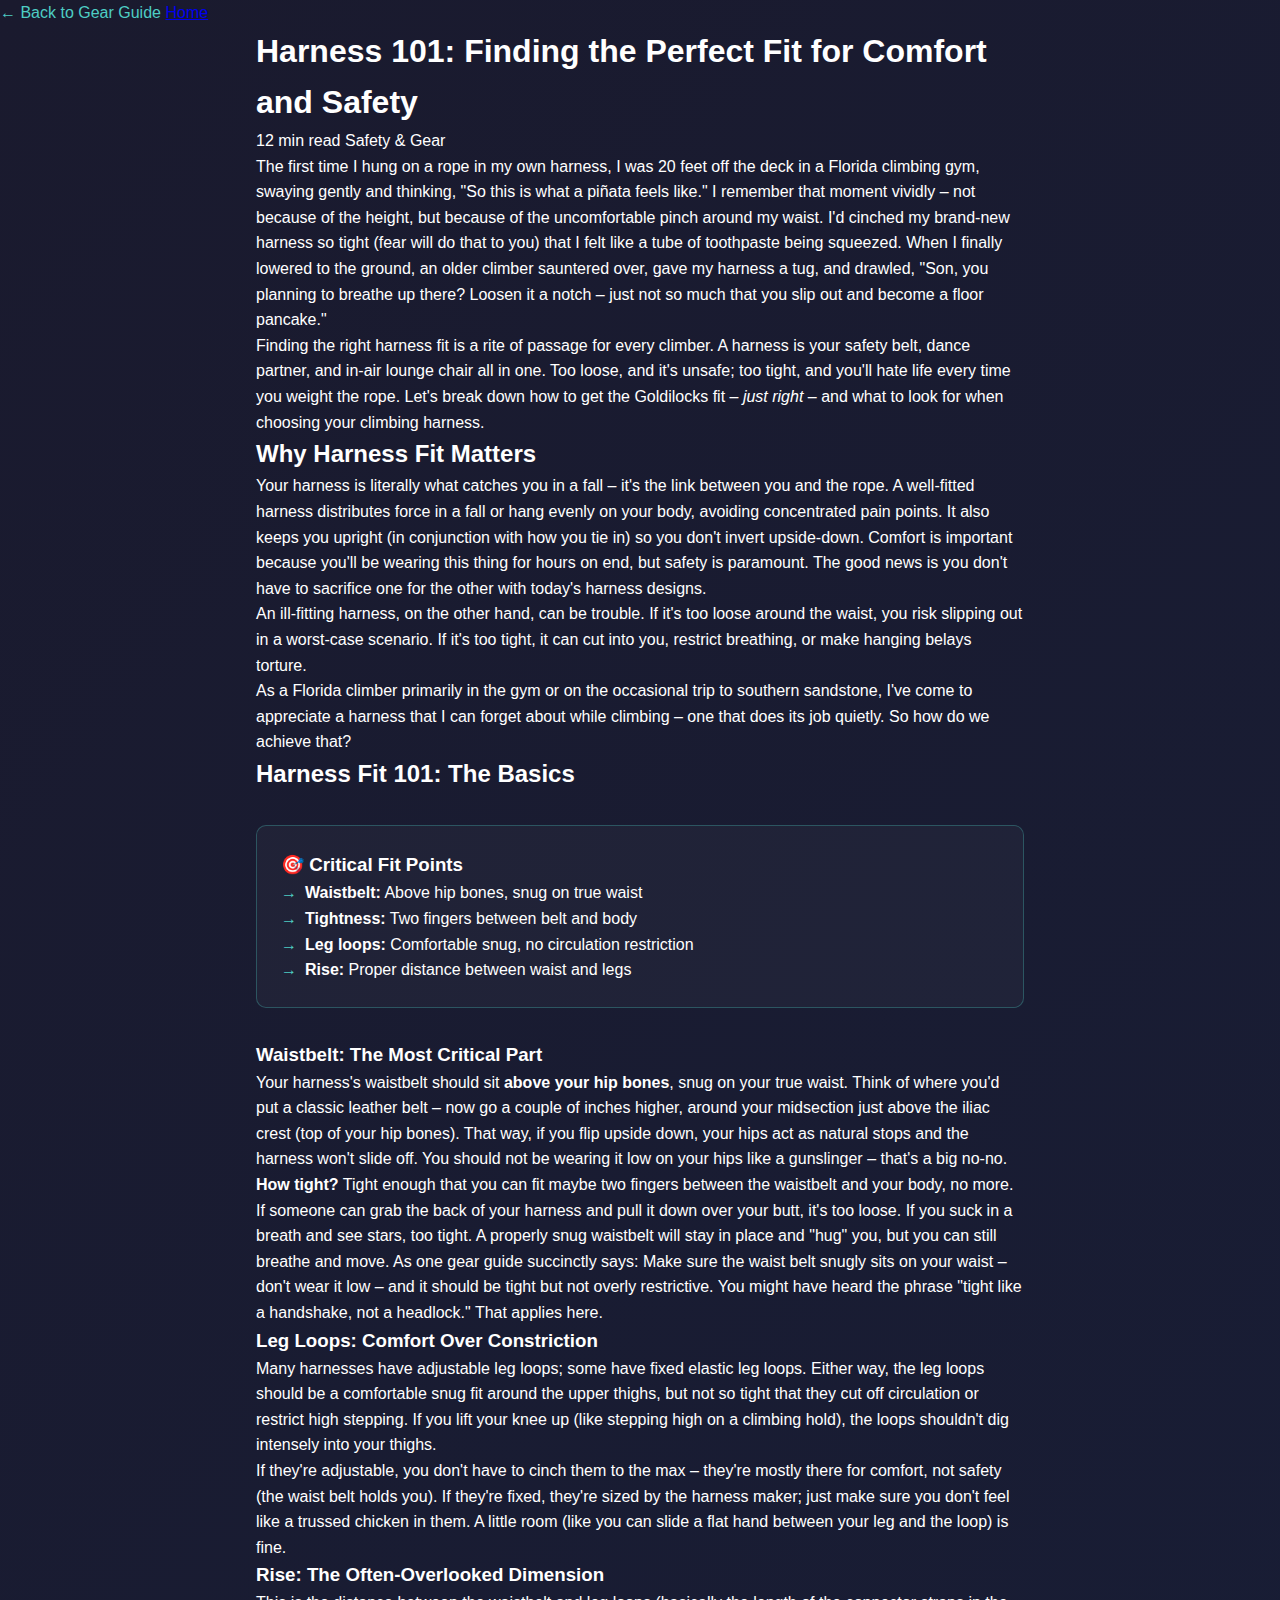
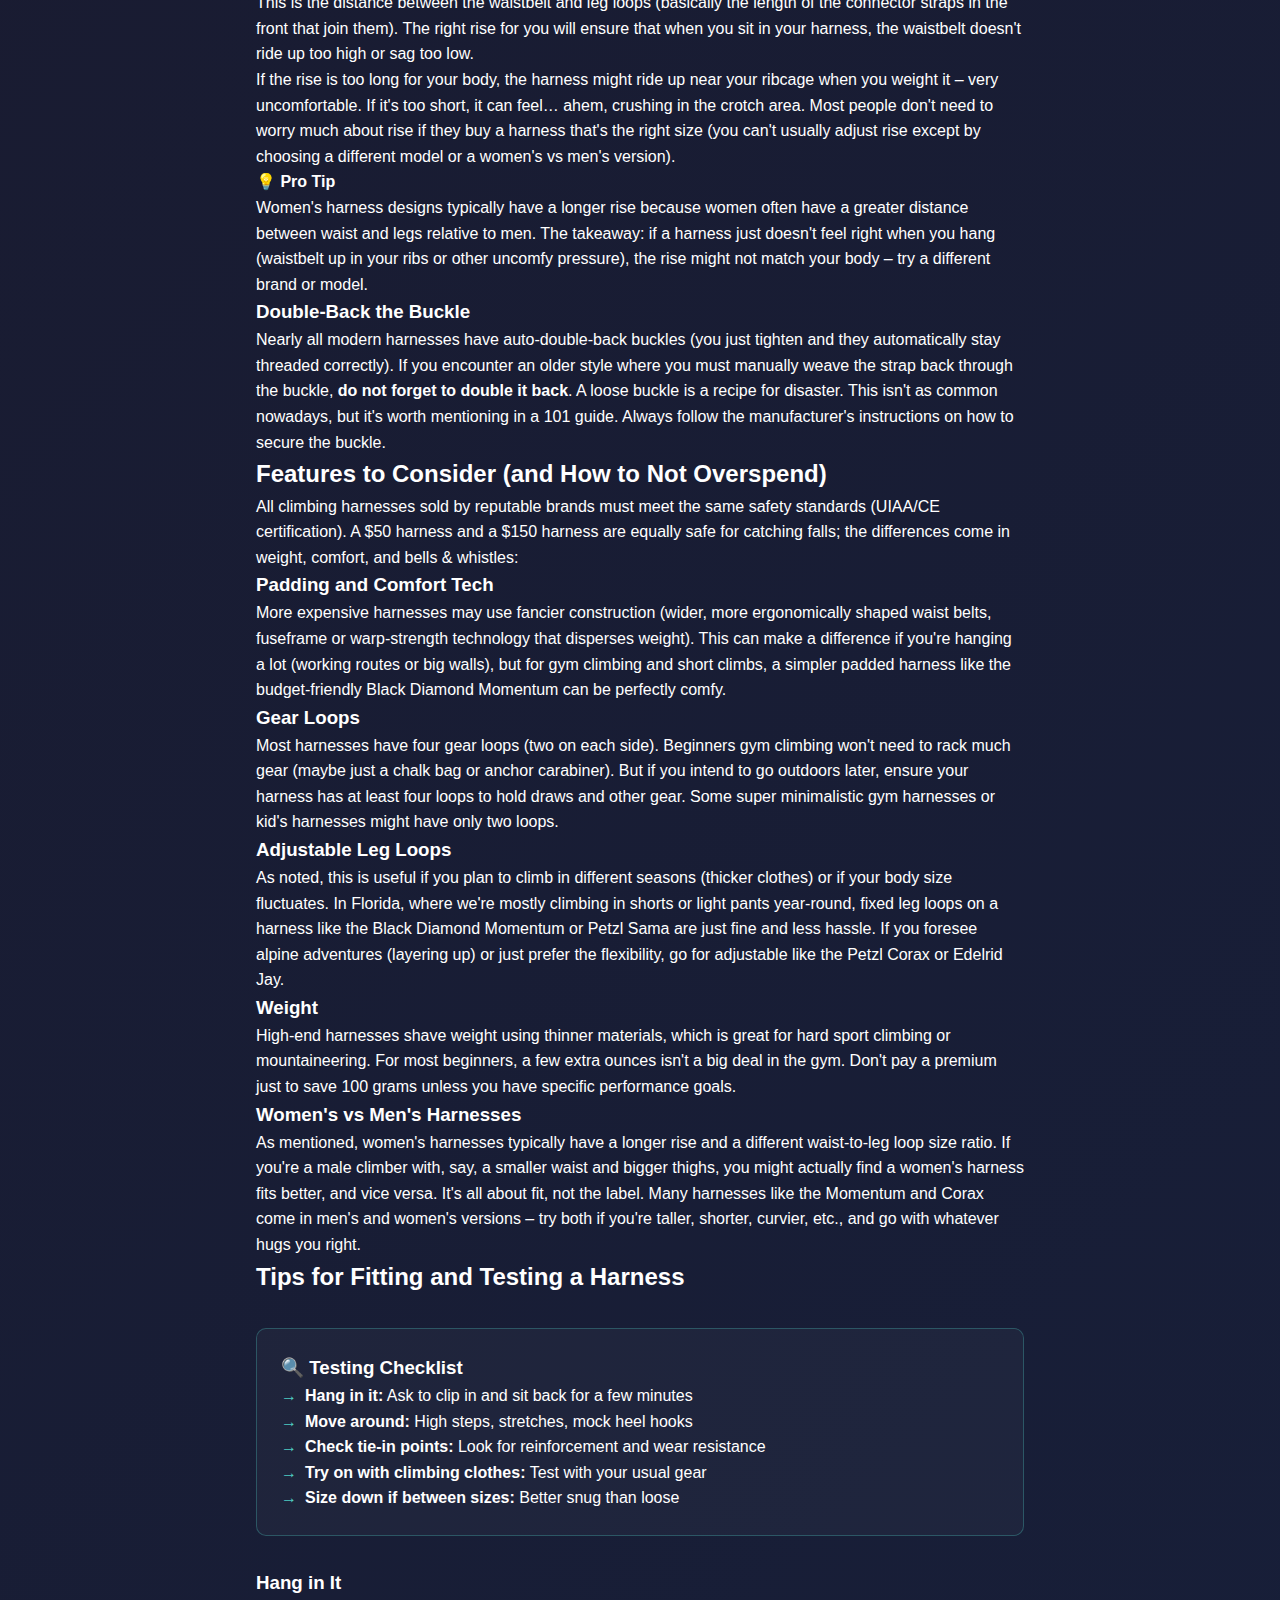
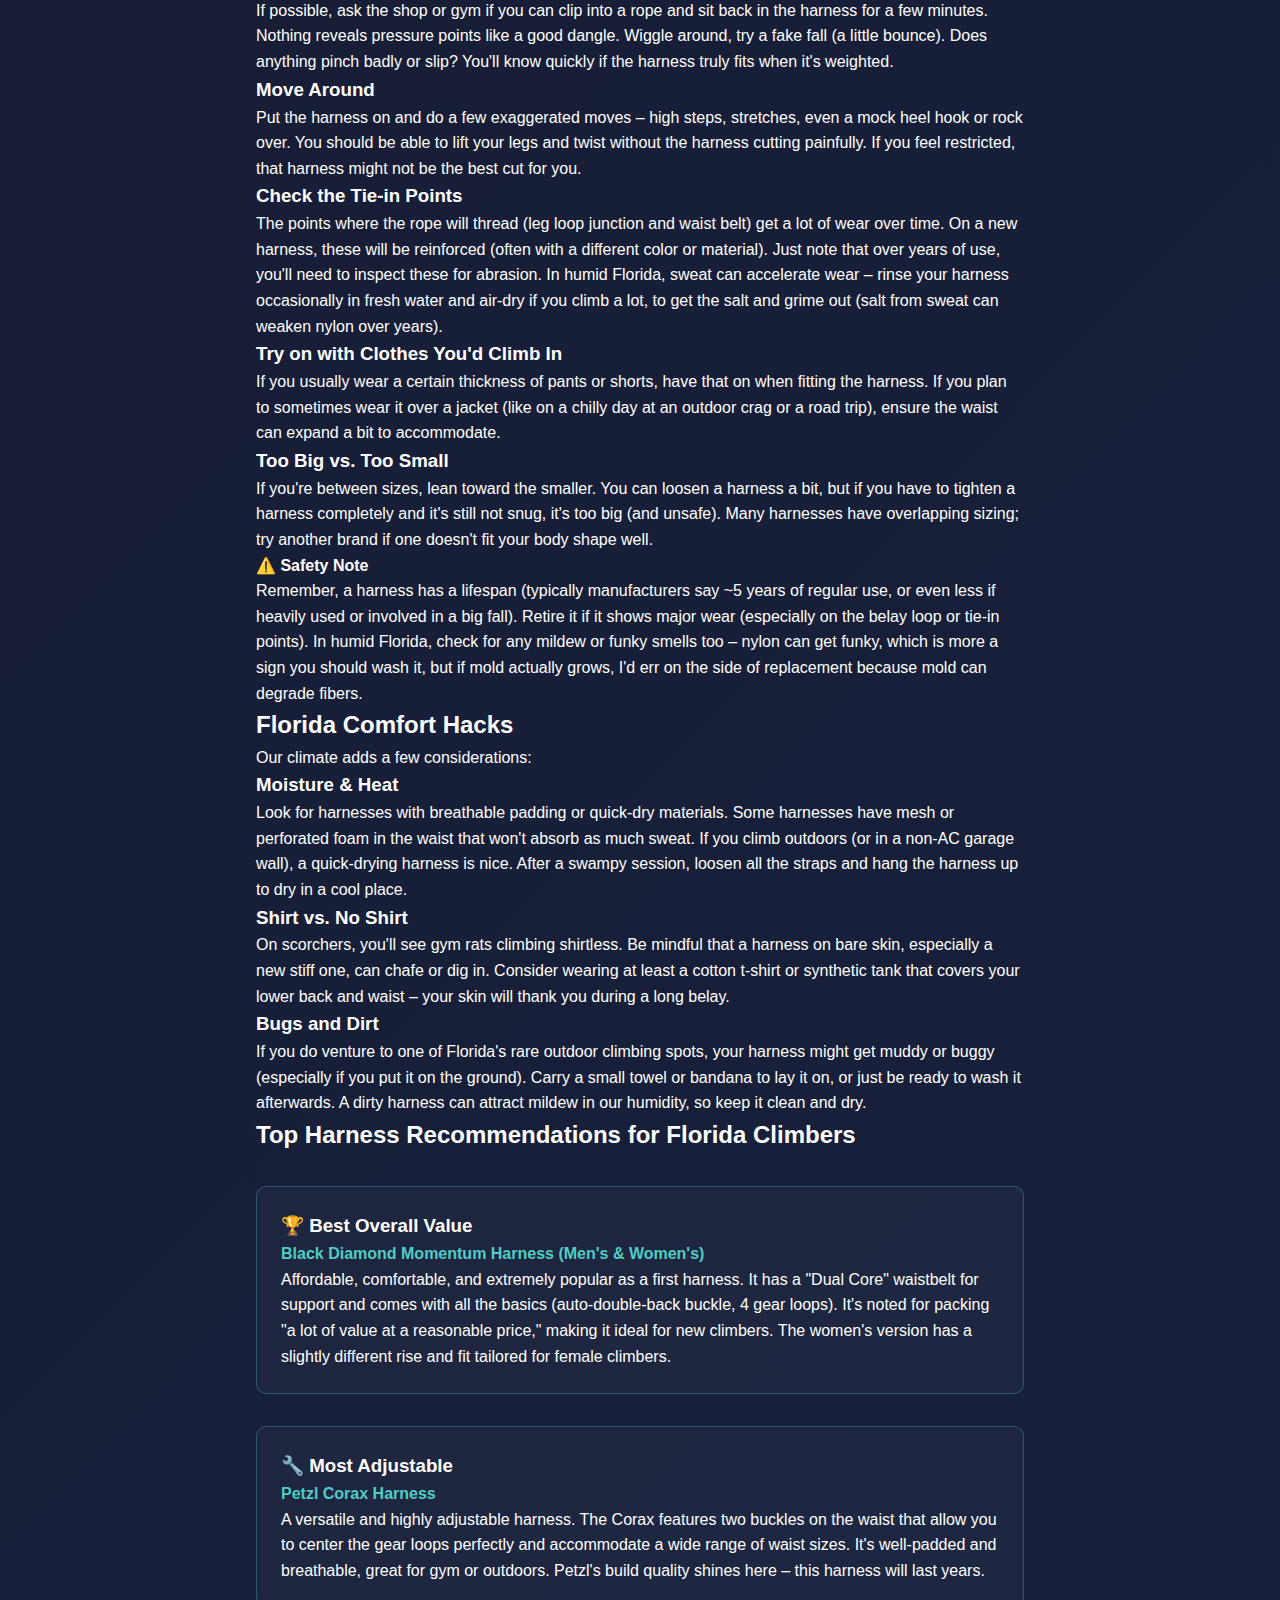
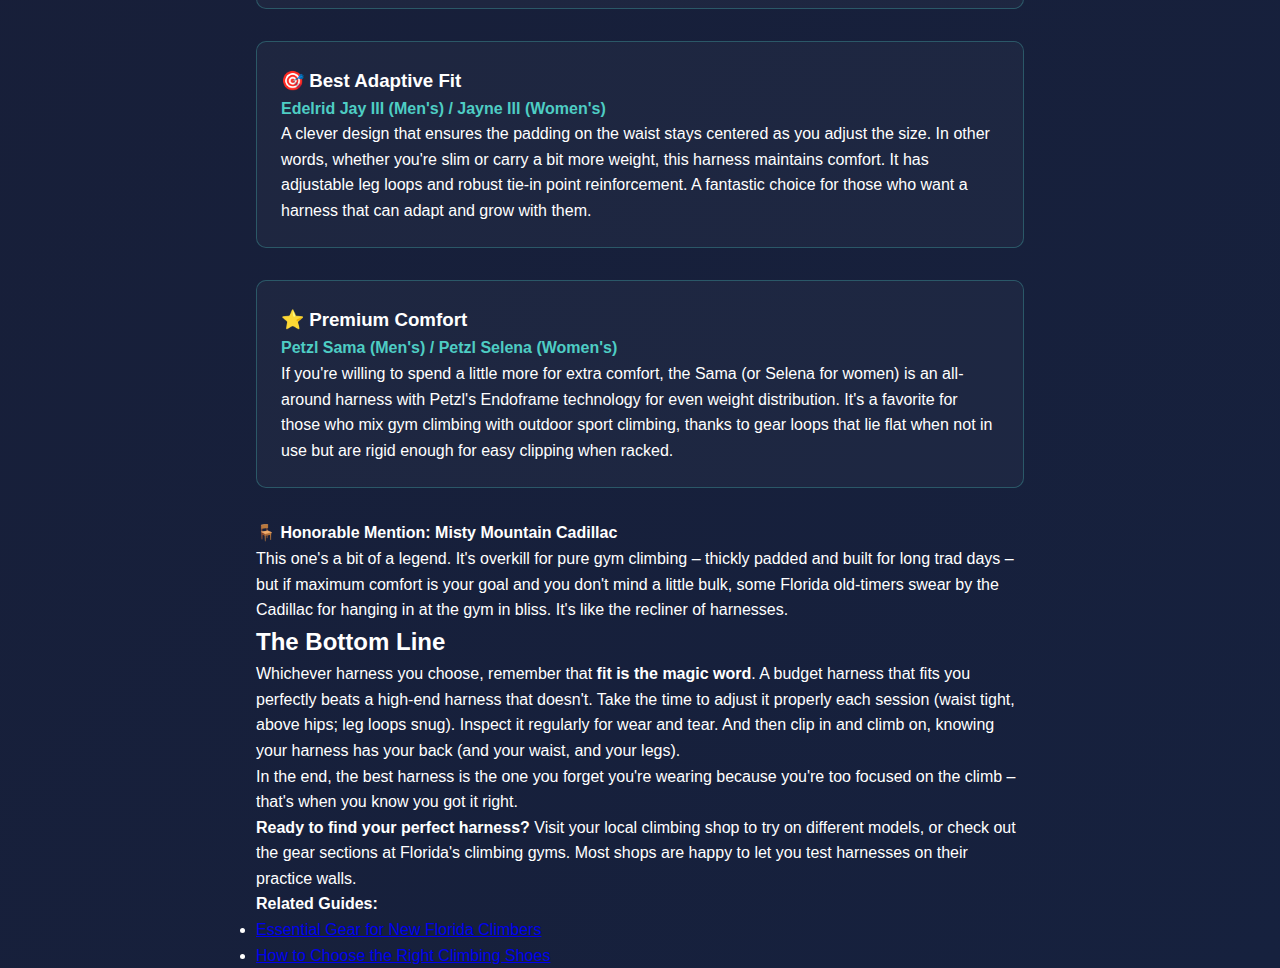
<file: gear-guide/harness-guide.html>
<!DOCTYPE html>
<html lang="en">
<head>
    <meta charset="UTF-8">
    <meta name="viewport" content="width=device-width, initial-scale=1.0">
    <title>Harness 101: Finding the Perfect Fit for Comfort and Safety - Florida Climbing Scene</title>
    <link rel="stylesheet" href="../styles.css">
    <link rel="stylesheet" href="../blog-styles.css">
    <link rel="preconnect" href="https://fonts.googleapis.com">
    <link rel="preconnect" href="https://fonts.gstatic.com" crossorigin>
    <link href="https://fonts.googleapis.com/css2?family=Inter:wght@300;400;500;600;700&display=swap" rel="stylesheet">
</head>
<body>
    <div class="blog-container">
        <nav class="blog-nav">
            <a href="../gear-guide.html" class="back-link">← Back to Gear Guide</a>
            <a href="../index.html" class="home-link">Home</a>
        </nav>
        
        <article class="blog-post">
            <header class="post-header">
                <h1>Harness 101: Finding the Perfect Fit for Comfort and Safety</h1>
                <div class="post-meta">
                    <span class="read-time">12 min read</span>
                    <span class="category">Safety & Gear</span>
                </div>
            </header>

            <div class="post-content">
                <p class="lead">The first time I hung on a rope in my own harness, I was 20 feet off the deck in a Florida climbing gym, swaying gently and thinking, "So this is what a piñata feels like." I remember that moment vividly – not because of the height, but because of the uncomfortable pinch around my waist. I'd cinched my brand-new harness so tight (fear will do that to you) that I felt like a tube of toothpaste being squeezed. When I finally lowered to the ground, an older climber sauntered over, gave my harness a tug, and drawled, "Son, you planning to breathe up there? Loosen it a notch – just not so much that you slip out and become a floor pancake."</p>

                <p>Finding the right harness fit is a rite of passage for every climber. A harness is your safety belt, dance partner, and in-air lounge chair all in one. Too loose, and it's unsafe; too tight, and you'll hate life every time you weight the rope. Let's break down how to get the Goldilocks fit – <em>just right</em> – and what to look for when choosing your climbing harness.</p>

                <h2>Why Harness Fit Matters</h2>

                <p>Your harness is literally what catches you in a fall – it's the link between you and the rope. A well-fitted harness distributes force in a fall or hang evenly on your body, avoiding concentrated pain points. It also keeps you upright (in conjunction with how you tie in) so you don't invert upside-down. Comfort is important because you'll be wearing this thing for hours on end, but safety is paramount. The good news is you don't have to sacrifice one for the other with today's harness designs.</p>

                <p>An ill-fitting harness, on the other hand, can be trouble. If it's too loose around the waist, you risk slipping out in a worst-case scenario. If it's too tight, it can cut into you, restrict breathing, or make hanging belays torture.</p>

                <p>As a Florida climber primarily in the gym or on the occasional trip to southern sandstone, I've come to appreciate a harness that I can forget about while climbing – one that does its job quietly. So how do we achieve that?</p>

                <h2>Harness Fit 101: The Basics</h2>

                <div class="gear-recommendation">
                    <h3>🎯 Critical Fit Points</h3>
                    <ul>
                        <li><strong>Waistbelt:</strong> Above hip bones, snug on true waist</li>
                        <li><strong>Tightness:</strong> Two fingers between belt and body</li>
                        <li><strong>Leg loops:</strong> Comfortable snug, no circulation restriction</li>
                        <li><strong>Rise:</strong> Proper distance between waist and legs</li>
                    </ul>
                </div>

                <h3>Waistbelt: The Most Critical Part</h3>

                <p>Your harness's waistbelt should sit <strong>above your hip bones</strong>, snug on your true waist. Think of where you'd put a classic leather belt – now go a couple of inches higher, around your midsection just above the iliac crest (top of your hip bones). That way, if you flip upside down, your hips act as natural stops and the harness won't slide off. You should not be wearing it low on your hips like a gunslinger – that's a big no-no.</p>

                <p><strong>How tight?</strong> Tight enough that you can fit maybe two fingers between the waistbelt and your body, no more. If someone can grab the back of your harness and pull it down over your butt, it's too loose. If you suck in a breath and see stars, too tight. A properly snug waistbelt will stay in place and "hug" you, but you can still breathe and move. As one gear guide succinctly says: Make sure the waist belt snugly sits on your waist – don't wear it low – and it should be tight but not overly restrictive. You might have heard the phrase "tight like a handshake, not a headlock." That applies here.</p>

                <h3>Leg Loops: Comfort Over Constriction</h3>

                <p>Many harnesses have adjustable leg loops; some have fixed elastic leg loops. Either way, the leg loops should be a comfortable snug fit around the upper thighs, but not so tight that they cut off circulation or restrict high stepping. If you lift your knee up (like stepping high on a climbing hold), the loops shouldn't dig intensely into your thighs.</p>

                <p>If they're adjustable, you don't have to cinch them to the max – they're mostly there for comfort, not safety (the waist belt holds you). If they're fixed, they're sized by the harness maker; just make sure you don't feel like a trussed chicken in them. A little room (like you can slide a flat hand between your leg and the loop) is fine.</p>

                <h3>Rise: The Often-Overlooked Dimension</h3>

                <p>This is the distance between the waistbelt and leg loops (basically the length of the connector straps in the front that join them). The right rise for you will ensure that when you sit in your harness, the waistbelt doesn't ride up too high or sag too low.</p>

                <p>If the rise is too long for your body, the harness might ride up near your ribcage when you weight it – very uncomfortable. If it's too short, it can feel… ahem, crushing in the crotch area. Most people don't need to worry much about rise if they buy a harness that's the right size (you can't usually adjust rise except by choosing a different model or a women's vs men's version).</p>

                <div class="gear-tip">
                    <h4>💡 Pro Tip</h4>
                    <p>Women's harness designs typically have a longer rise because women often have a greater distance between waist and legs relative to men. The takeaway: if a harness just doesn't feel right when you hang (waistbelt up in your ribs or other uncomfy pressure), the rise might not match your body – try a different brand or model.</p>
                </div>

                <h3>Double-Back the Buckle</h3>

                <p>Nearly all modern harnesses have auto-double-back buckles (you just tighten and they automatically stay threaded correctly). If you encounter an older style where you must manually weave the strap back through the buckle, <strong>do not forget to double it back</strong>. A loose buckle is a recipe for disaster. This isn't as common nowadays, but it's worth mentioning in a 101 guide. Always follow the manufacturer's instructions on how to secure the buckle.</p>

                <h2>Features to Consider (and How to Not Overspend)</h2>

                <p>All climbing harnesses sold by reputable brands must meet the same safety standards (UIAA/CE certification). A $50 harness and a $150 harness are equally safe for catching falls; the differences come in weight, comfort, and bells & whistles:</p>

                <h3>Padding and Comfort Tech</h3>
                <p>More expensive harnesses may use fancier construction (wider, more ergonomically shaped waist belts, fuseframe or warp-strength technology that disperses weight). This can make a difference if you're hanging a lot (working routes or big walls), but for gym climbing and short climbs, a simpler padded harness like the budget-friendly Black Diamond Momentum can be perfectly comfy.</p>

                <h3>Gear Loops</h3>
                <p>Most harnesses have four gear loops (two on each side). Beginners gym climbing won't need to rack much gear (maybe just a chalk bag or anchor carabiner). But if you intend to go outdoors later, ensure your harness has at least four loops to hold draws and other gear. Some super minimalistic gym harnesses or kid's harnesses might have only two loops.</p>

                <h3>Adjustable Leg Loops</h3>
                <p>As noted, this is useful if you plan to climb in different seasons (thicker clothes) or if your body size fluctuates. In Florida, where we're mostly climbing in shorts or light pants year-round, fixed leg loops on a harness like the Black Diamond Momentum or Petzl Sama are just fine and less hassle. If you foresee alpine adventures (layering up) or just prefer the flexibility, go for adjustable like the Petzl Corax or Edelrid Jay.</p>

                <h3>Weight</h3>
                <p>High-end harnesses shave weight using thinner materials, which is great for hard sport climbing or mountaineering. For most beginners, a few extra ounces isn't a big deal in the gym. Don't pay a premium just to save 100 grams unless you have specific performance goals.</p>

                <h3>Women's vs Men's Harnesses</h3>
                <p>As mentioned, women's harnesses typically have a longer rise and a different waist-to-leg loop size ratio. If you're a male climber with, say, a smaller waist and bigger thighs, you might actually find a women's harness fits better, and vice versa. It's all about fit, not the label. Many harnesses like the Momentum and Corax come in men's and women's versions – try both if you're taller, shorter, curvier, etc., and go with whatever hugs you right.</p>

                <h2>Tips for Fitting and Testing a Harness</h2>

                <div class="gear-recommendation">
                    <h3>🔍 Testing Checklist</h3>
                    <ul>
                        <li><strong>Hang in it:</strong> Ask to clip in and sit back for a few minutes</li>
                        <li><strong>Move around:</strong> High steps, stretches, mock heel hooks</li>
                        <li><strong>Check tie-in points:</strong> Look for reinforcement and wear resistance</li>
                        <li><strong>Try on with climbing clothes:</strong> Test with your usual gear</li>
                        <li><strong>Size down if between sizes:</strong> Better snug than loose</li>
                    </ul>
                </div>

                <h3>Hang in It</h3>
                <p>If possible, ask the shop or gym if you can clip into a rope and sit back in the harness for a few minutes. Nothing reveals pressure points like a good dangle. Wiggle around, try a fake fall (a little bounce). Does anything pinch badly or slip? You'll know quickly if the harness truly fits when it's weighted.</p>

                <h3>Move Around</h3>
                <p>Put the harness on and do a few exaggerated moves – high steps, stretches, even a mock heel hook or rock over. You should be able to lift your legs and twist without the harness cutting painfully. If you feel restricted, that harness might not be the best cut for you.</p>

                <h3>Check the Tie-in Points</h3>
                <p>The points where the rope will thread (leg loop junction and waist belt) get a lot of wear over time. On a new harness, these will be reinforced (often with a different color or material). Just note that over years of use, you'll need to inspect these for abrasion. In humid Florida, sweat can accelerate wear – rinse your harness occasionally in fresh water and air-dry if you climb a lot, to get the salt and grime out (salt from sweat can weaken nylon over years).</p>

                <h3>Try on with Clothes You'd Climb In</h3>
                <p>If you usually wear a certain thickness of pants or shorts, have that on when fitting the harness. If you plan to sometimes wear it over a jacket (like on a chilly day at an outdoor crag or a road trip), ensure the waist can expand a bit to accommodate.</p>

                <h3>Too Big vs. Too Small</h3>
                <p>If you're between sizes, lean toward the smaller. You can loosen a harness a bit, but if you have to tighten a harness completely and it's still not snug, it's too big (and unsafe). Many harnesses have overlapping sizing; try another brand if one doesn't fit your body shape well.</p>

                <div class="gear-tip">
                    <h4>⚠️ Safety Note</h4>
                    <p>Remember, a harness has a lifespan (typically manufacturers say ~5 years of regular use, or even less if heavily used or involved in a big fall). Retire it if it shows major wear (especially on the belay loop or tie-in points). In humid Florida, check for any mildew or funky smells too – nylon can get funky, which is more a sign you should wash it, but if mold actually grows, I'd err on the side of replacement because mold can degrade fibers.</p>
                </div>

                <h2>Florida Comfort Hacks</h2>

                <p>Our climate adds a few considerations:</p>

                <h3>Moisture & Heat</h3>
                <p>Look for harnesses with breathable padding or quick-dry materials. Some harnesses have mesh or perforated foam in the waist that won't absorb as much sweat. If you climb outdoors (or in a non-AC garage wall), a quick-drying harness is nice. After a swampy session, loosen all the straps and hang the harness up to dry in a cool place.</p>

                <h3>Shirt vs. No Shirt</h3>
                <p>On scorchers, you'll see gym rats climbing shirtless. Be mindful that a harness on bare skin, especially a new stiff one, can chafe or dig in. Consider wearing at least a cotton t-shirt or synthetic tank that covers your lower back and waist – your skin will thank you during a long belay.</p>

                <h3>Bugs and Dirt</h3>
                <p>If you do venture to one of Florida's rare outdoor climbing spots, your harness might get muddy or buggy (especially if you put it on the ground). Carry a small towel or bandana to lay it on, or just be ready to wash it afterwards. A dirty harness can attract mildew in our humidity, so keep it clean and dry.</p>

                <h2>Top Harness Recommendations for Florida Climbers</h2>

                <div class="gear-recommendation">
                    <h3>🏆 Best Overall Value</h3>
                    <h4>Black Diamond Momentum Harness (Men's & Women's)</h4>
                    <p>Affordable, comfortable, and extremely popular as a first harness. It has a "Dual Core" waistbelt for support and comes with all the basics (auto-double-back buckle, 4 gear loops). It's noted for packing "a lot of value at a reasonable price," making it ideal for new climbers. The women's version has a slightly different rise and fit tailored for female climbers.</p>
                </div>

                <div class="gear-recommendation">
                    <h3>🔧 Most Adjustable</h3>
                    <h4>Petzl Corax Harness</h4>
                    <p>A versatile and highly adjustable harness. The Corax features two buckles on the waist that allow you to center the gear loops perfectly and accommodate a wide range of waist sizes. It's well-padded and breathable, great for gym or outdoors. Petzl's build quality shines here – this harness will last years.</p>
                </div>

                <div class="gear-recommendation">
                    <h3>🎯 Best Adaptive Fit</h3>
                    <h4>Edelrid Jay III (Men's) / Jayne III (Women's)</h4>
                    <p>A clever design that ensures the padding on the waist stays centered as you adjust the size. In other words, whether you're slim or carry a bit more weight, this harness maintains comfort. It has adjustable leg loops and robust tie-in point reinforcement. A fantastic choice for those who want a harness that can adapt and grow with them.</p>
                </div>

                <div class="gear-recommendation">
                    <h3>⭐ Premium Comfort</h3>
                    <h4>Petzl Sama (Men's) / Petzl Selena (Women's)</h4>
                    <p>If you're willing to spend a little more for extra comfort, the Sama (or Selena for women) is an all-around harness with Petzl's Endoframe technology for even weight distribution. It's a favorite for those who mix gym climbing with outdoor sport climbing, thanks to gear loops that lie flat when not in use but are rigid enough for easy clipping when racked.</p>
                </div>

                <div class="gear-tip">
                    <h4>🪑 Honorable Mention: Misty Mountain Cadillac</h4>
                    <p>This one's a bit of a legend. It's overkill for pure gym climbing – thickly padded and built for long trad days – but if maximum comfort is your goal and you don't mind a little bulk, some Florida old-timers swear by the Cadillac for hanging in at the gym in bliss. It's like the recliner of harnesses.</p>
                </div>

                <h2>The Bottom Line</h2>

                <p>Whichever harness you choose, remember that <strong>fit is the magic word</strong>. A budget harness that fits you perfectly beats a high-end harness that doesn't. Take the time to adjust it properly each session (waist tight, above hips; leg loops snug). Inspect it regularly for wear and tear. And then clip in and climb on, knowing your harness has your back (and your waist, and your legs).</p>

                <p>In the end, the best harness is the one you forget you're wearing because you're too focused on the climb – that's when you know you got it right.</p>

                <div class="post-footer">
                    <p><strong>Ready to find your perfect harness?</strong> Visit your local climbing shop to try on different models, or check out the gear sections at Florida's climbing gyms. Most shops are happy to let you test harnesses on their practice walls.</p>
                    
                    <div class="related-links">
                        <h4>Related Guides:</h4>
                        <ul>
                            <li><a href="beginners-checklist.html">Essential Gear for New Florida Climbers</a></li>
                            <li><a href="climbing-shoes-guide.html">How to Choose the Right Climbing Shoes</a></li>
                        </ul>
                    </div>
                </div>
            </div>
        </article>
    </div>
</body>
</html>
</file>
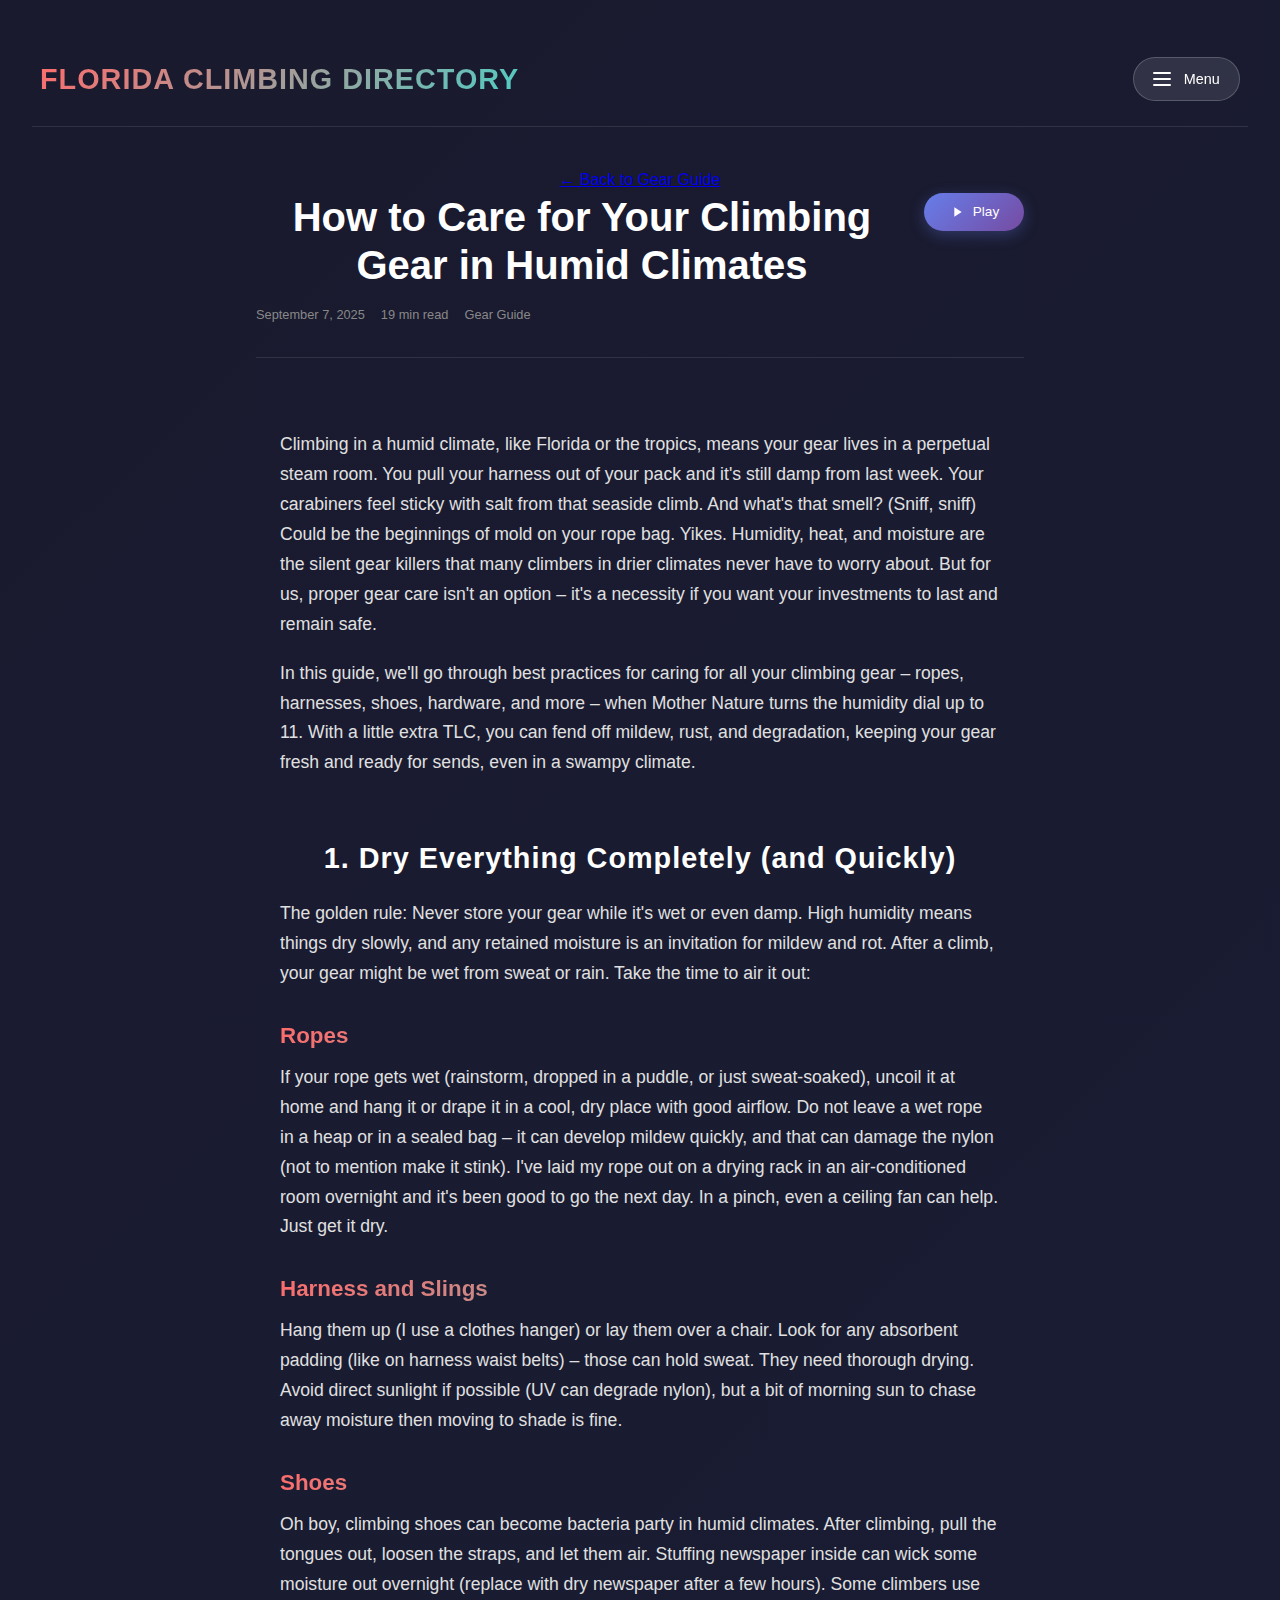
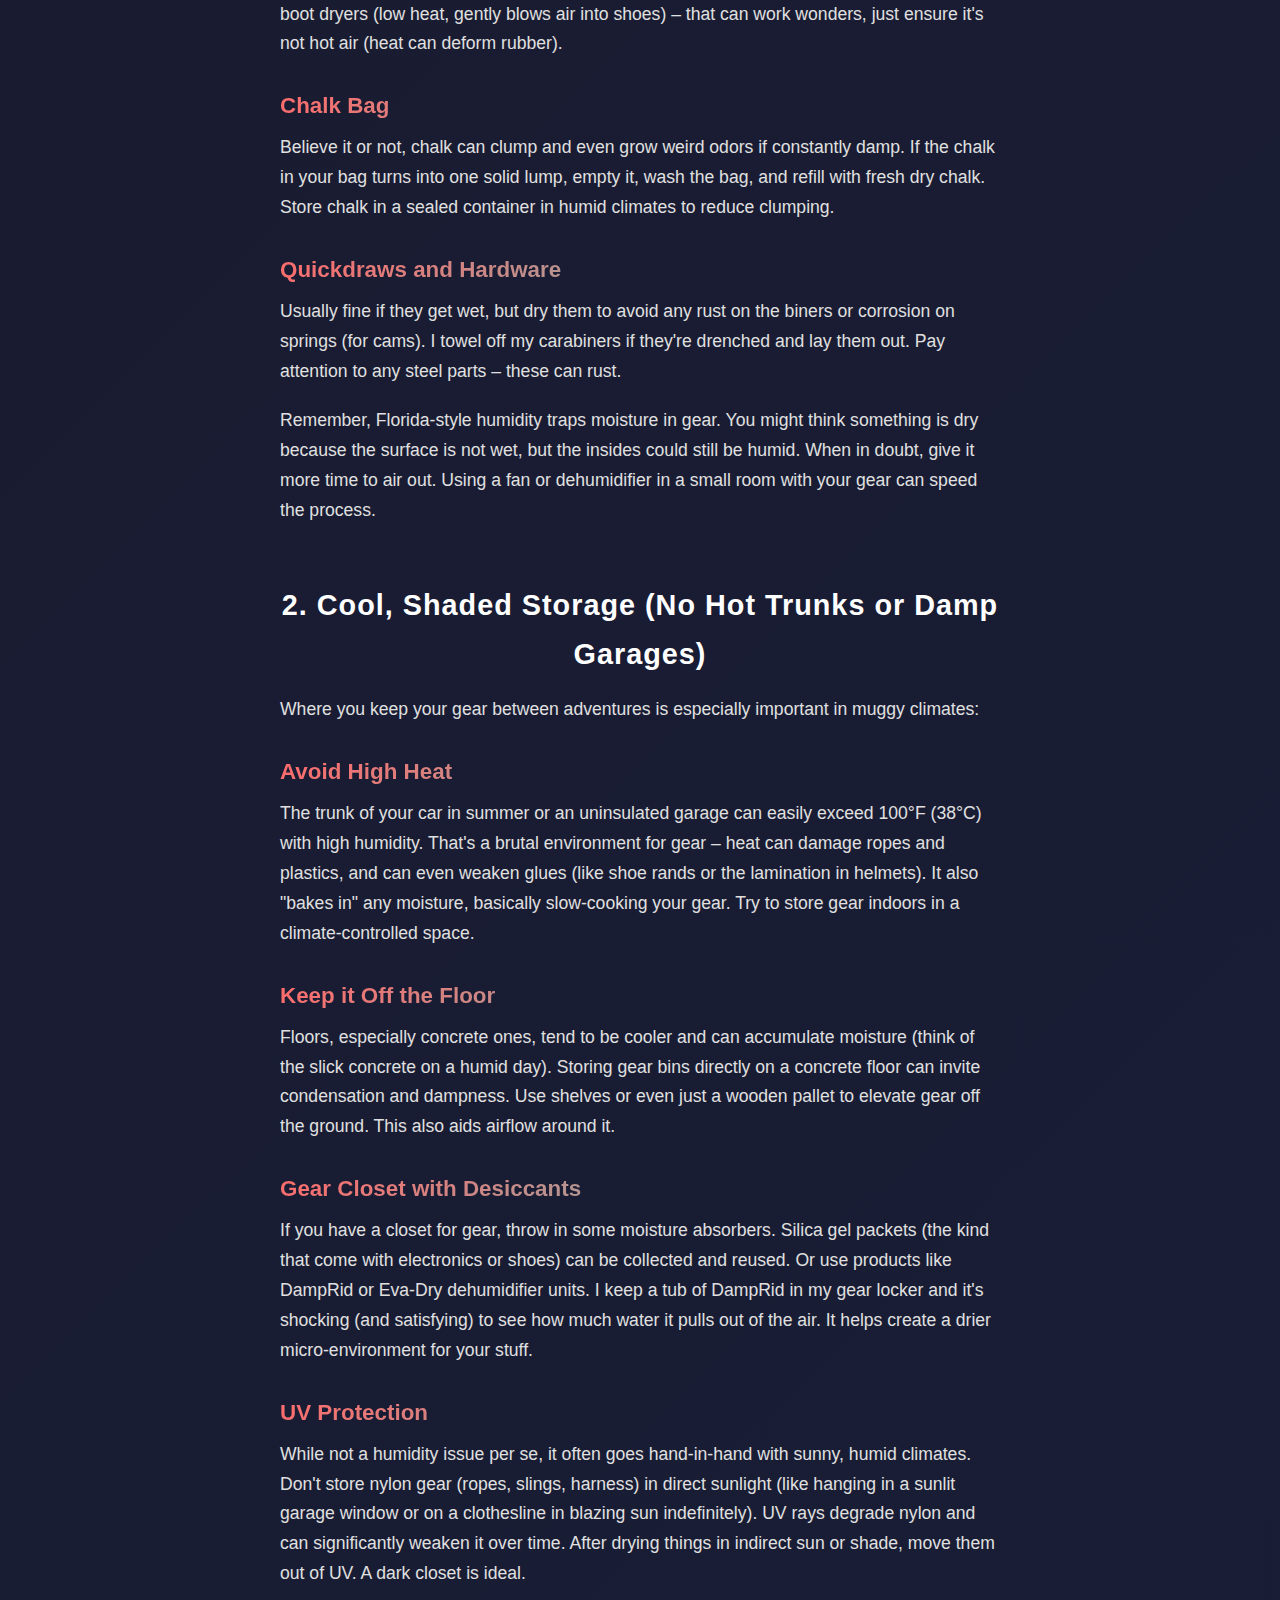
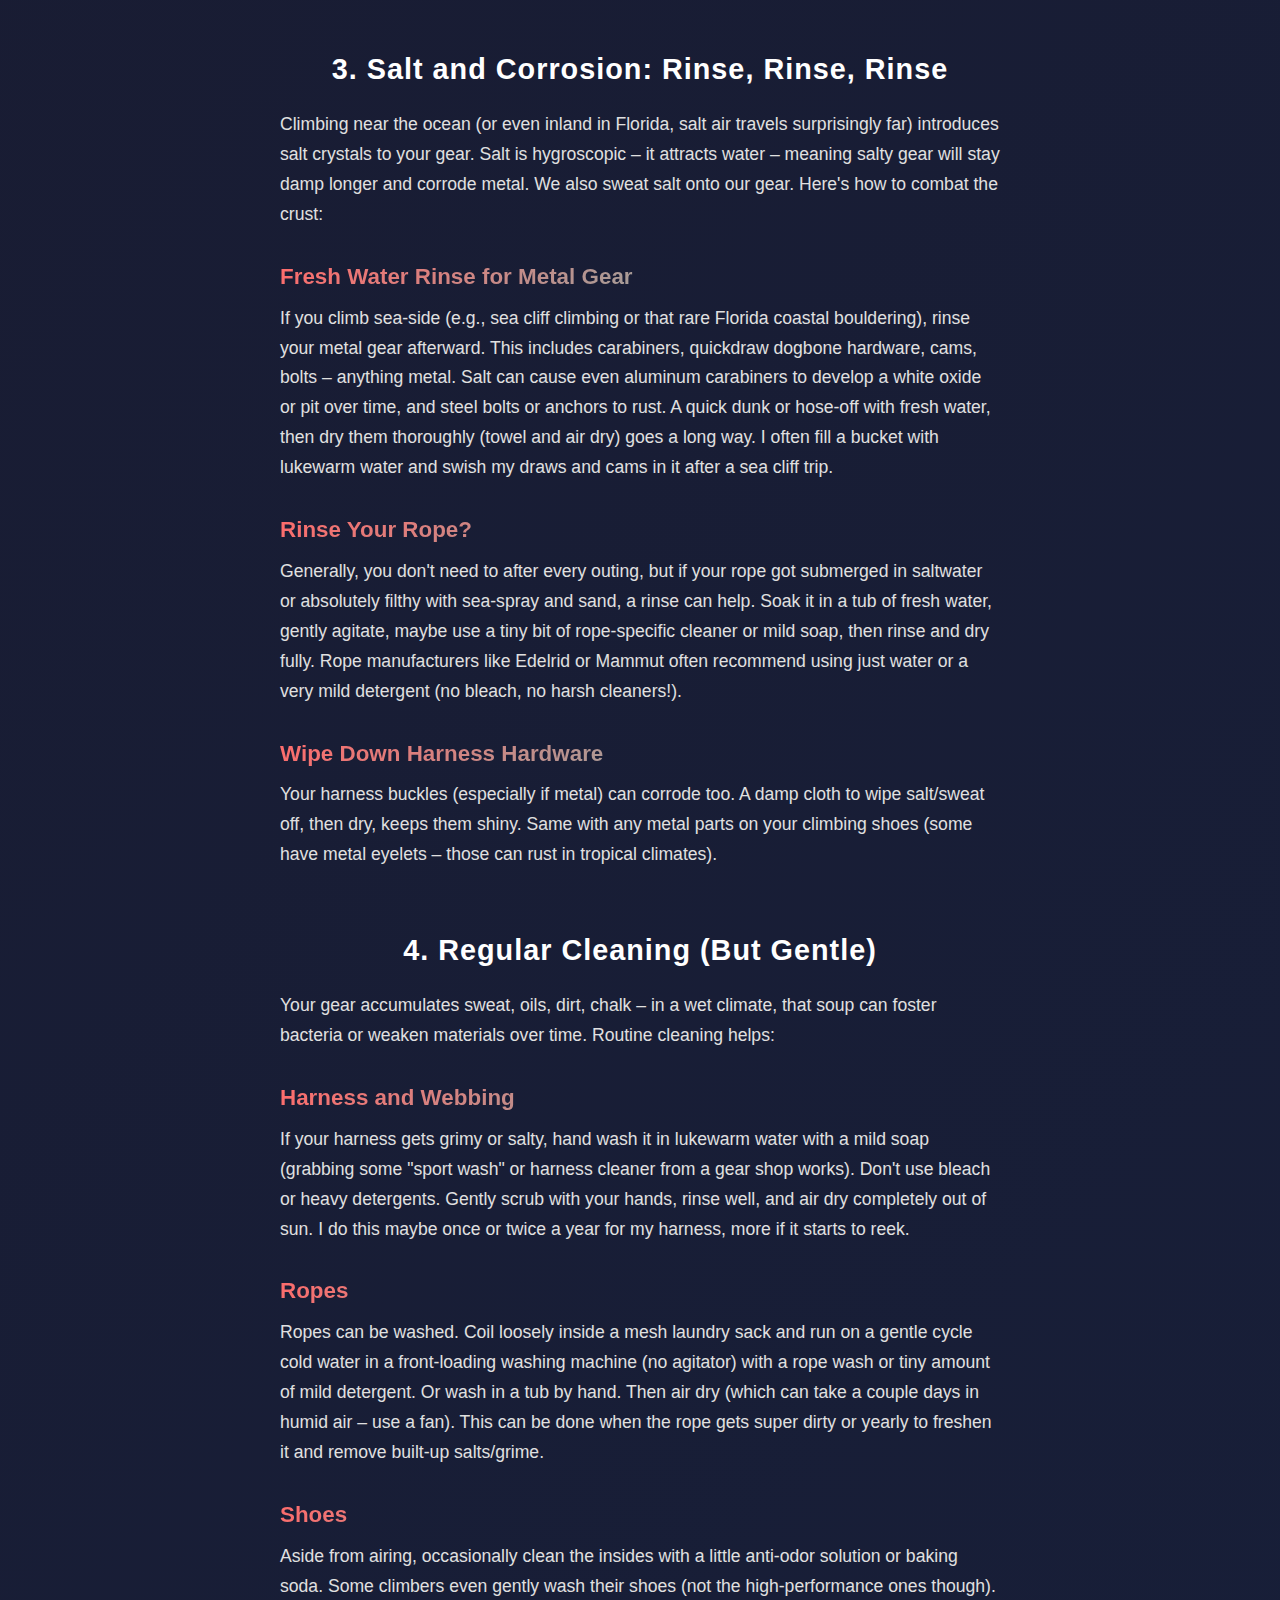
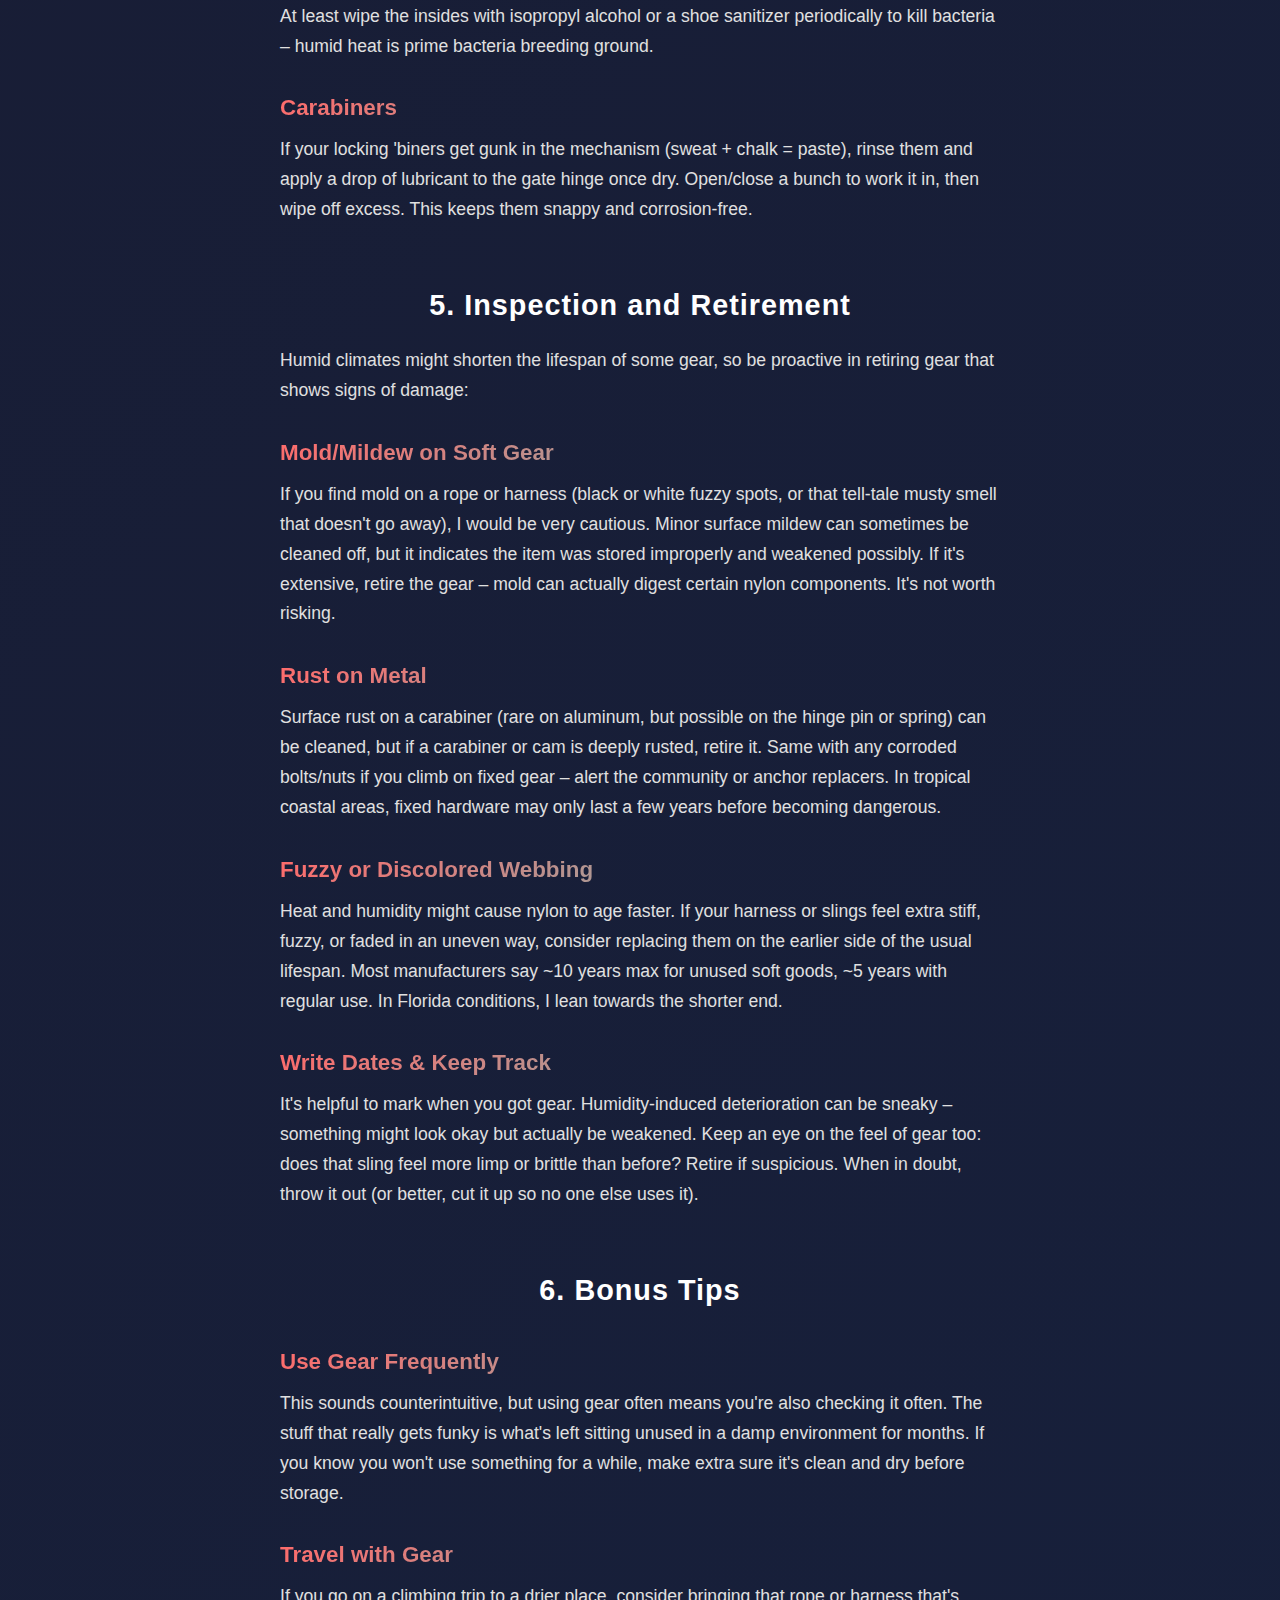
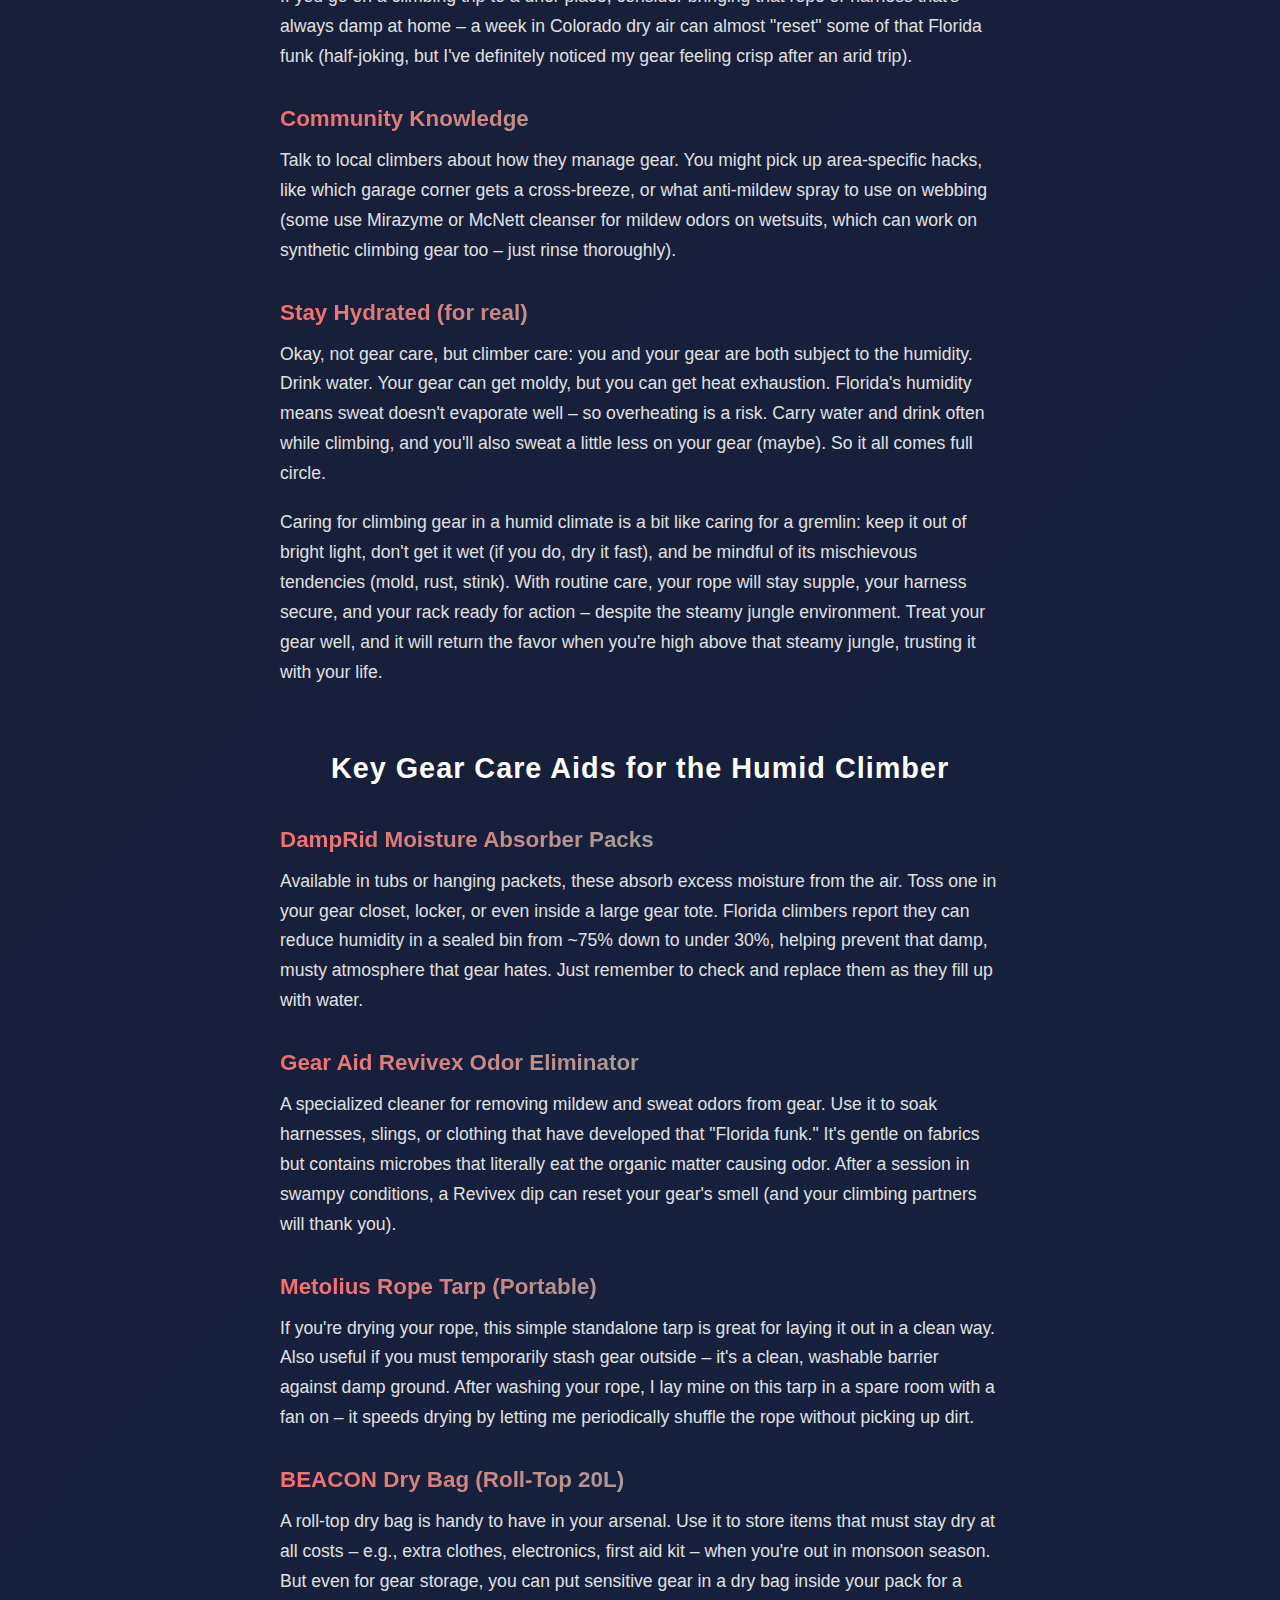
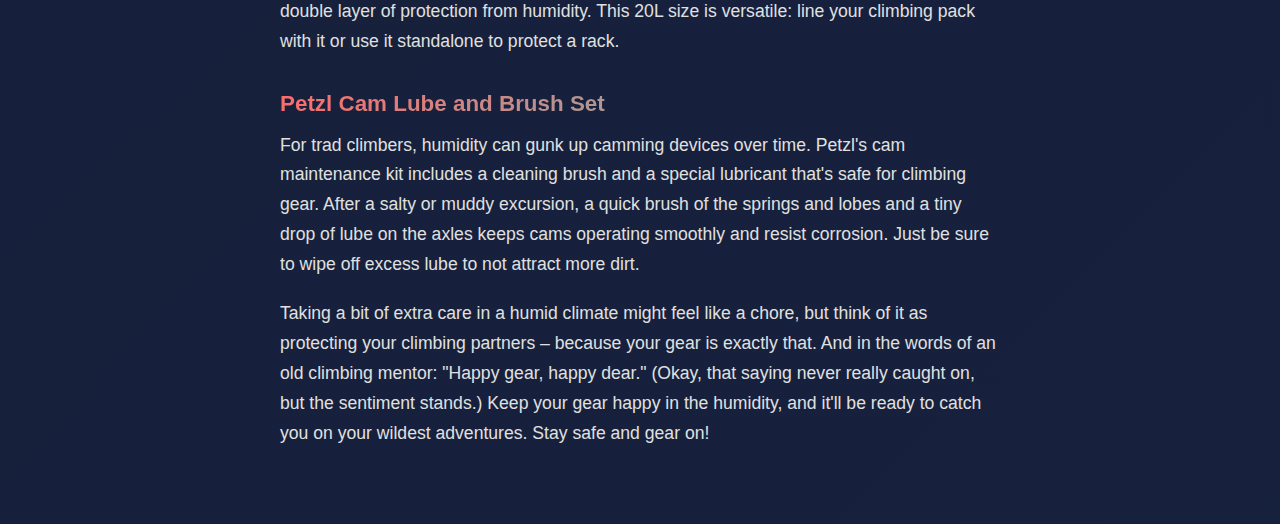
<file: gear-guide/humid-climate-gear-care.html>
<!DOCTYPE html>
<html lang="en">
<head>
    <meta charset="UTF-8">
    <meta name="viewport" content="width=device-width, initial-scale=1.0">
    <title>How to Care for Your Climbing Gear in Humid Climates | Florida Gear Maintenance Guide 2025</title>
    <meta name="description" content="Essential gear care tips for humid climates like Florida. Learn how to prevent mold, rust, and degradation on your climbing rope, harness, carabiners, and shoes in tropical conditions.">
    <meta name="keywords" content="climbing gear care humid climate, Florida gear maintenance, prevent gear mold, rope care humidity, climbing gear storage Florida, humid weather gear care, tropical climbing gear">
    <meta name="author" content="Florida Climbing Scene">
    
    <!-- Open Graph / Facebook -->
    <meta property="og:type" content="article">
    <meta property="og:url" content="https://floridaclimbingscene.com/gear-guide/humid-climate-gear-care">
    <meta property="og:title" content="How to Care for Your Climbing Gear in Humid Climates">
    <meta property="og:description" content="Essential gear care tips for humid climates. Learn how to prevent mold, rust, and degradation on your climbing equipment in Florida's tropical conditions.">
    <meta property="og:image" content="https://floridaclimbingscene.com/images/gear-care-humid.jpg">
    <meta property="og:site_name" content="Florida Climbing Scene">
    
    <!-- Twitter Card -->
    <meta name="twitter:card" content="summary_large_image">
    <meta name="twitter:title" content="How to Care for Your Climbing Gear in Humid Climates">
    <meta name="twitter:description" content="Essential gear care tips for humid climates like Florida. Prevent mold and extend gear life.">
    <meta name="twitter:image" content="https://floridaclimbingscene.com/images/gear-care-humid.jpg">
    
    <!-- Article Meta Tags -->
    <meta property="article:author" content="Florida Climbing Scene">
    <meta property="article:published_time" content="2025-09-07">
    <meta property="article:modified_time" content="2025-09-07">
    <meta property="article:section" content="Gear Guide">
    <meta property="article:tag" content="gear maintenance">
    <meta property="article:tag" content="humid climate">
    <meta property="article:tag" content="Florida climbing">
    <meta property="article:tag" content="gear care">
    <meta property="article:tag" content="tropical conditions">
    
    <link rel="canonical" href="https://floridaclimbingscene.com/gear-guide/humid-climate-gear-care">
    
    <!-- Google tag (gtag.js) -->
    <script async src="https://www.googletagmanager.com/gtag/js?id=G-NQ9JL63TB4"></script>
    <script>
      window.dataLayer = window.dataLayer || [];
      function gtag(){dataLayer.push(arguments);}
      gtag('js', new Date());

      gtag('config', 'G-NQ9JL63TB4');
    </script>
    <link rel="stylesheet" href="../styles.css">
    <link rel="stylesheet" href="../blog-styles.css">
    
    <!-- Structured Data -->
    <script type="application/ld+json">
    {
      "@context": "https://schema.org",
      "@type": "Article",
      "headline": "How to Care for Your Climbing Gear in Humid Climates",
      "description": "Essential gear care tips for humid climates like Florida. Learn how to prevent mold, rust, and degradation on your climbing rope, harness, carabiners, and shoes in tropical conditions.",
      "author": {
        "@type": "Organization",
        "name": "Florida Climbing Scene"
      },
      "publisher": {
        "@type": "Organization",
        "name": "Florida Climbing Scene",
        "logo": {
          "@type": "ImageObject",
          "url": "https://floridaclimbingscene.com/logo.png"
        }
      },
      "datePublished": "2025-09-07",
      "dateModified": "2025-09-07",
      "mainEntityOfPage": {
        "@type": "WebPage",
        "@id": "https://floridaclimbingscene.com/gear-guide/humid-climate-gear-care"
      },
      "image": {
        "@type": "ImageObject",
        "url": "https://floridaclimbingscene.com/images/gear-care-humid.jpg",
        "width": 1200,
        "height": 630
      },
      "keywords": ["gear maintenance", "humid climate", "Florida climbing", "gear care", "tropical conditions"],
      "wordCount": "4500",
      "inLanguage": "en-US"
    }
    </script>
</head>
<body>
    <div class="container">
        <nav class="main-nav">
            <div class="nav-content">
                <h1><a href="../index.html" class="nav-logo">FLORIDA CLIMBING DIRECTORY</a></h1>
                <div class="nav-menu">
                    <button class="menu-toggle" id="menuToggle">
                        <span class="menu-icon">
                            <span></span>
                            <span></span>
                            <span></span>
                        </span>
                        <span class="menu-text">Menu</span>
                    </button>
                    <div class="menu-dropdown" id="menuDropdown">
                        <a href="../index.html" class="menu-item">🏢 Gym Directory</a>
                        <a href="../gear-guide.html" class="menu-item">🧗‍♂️ Gear Guide</a>
                        <a href="#" class="menu-item disabled">🗺️ Routes (Coming Soon)</a>
                        <a href="#" class="menu-item disabled">📅 Events (Coming Soon)</a>
                    </div>
                </div>
            </div>
        </nav>

        <main class="blog-container">
            <article class="blog-post">
                <header class="blog-header">
                    <div class="blog-breadcrumbs">
                        <a href="../gear-guide.html">← Back to Gear Guide</a>
                    </div>
                    <div class="blog-title-row">
                        <h1>How to Care for Your Climbing Gear in Humid Climates</h1>
                        <div class="audio-controls">
                            <button class="audio-play-btn" id="audioPlayBtn" title="Listen to this article">
                                <svg class="play-icon" viewBox="0 0 24 24" fill="currentColor">
                                    <path d="M8 5v14l11-7z"/>
                                </svg>
                                <svg class="pause-icon" viewBox="0 0 24 24" fill="currentColor" style="display: none;">
                                    <path d="M6 19h4V5H6v14zm8-14v14h4V5h-4z"/>
                                </svg>
                                <span class="audio-status">Play</span>
                            </button>
                        </div>
                    </div>
                    <div class="blog-meta">
                        <span class="blog-date">September 7, 2025</span>
                        <span class="blog-read-time">19 min read</span>
                        <span class="blog-category">Gear Guide</span>
                    </div>
                </header>

                <div class="blog-content">
                    <p class="blog-intro">Climbing in a humid climate, like Florida or the tropics, means your gear lives in a perpetual steam room. You pull your harness out of your pack and it's still damp from last week. Your carabiners feel sticky with salt from that seaside climb. And what's that smell? (Sniff, sniff) Could be the beginnings of mold on your rope bag. Yikes. Humidity, heat, and moisture are the silent gear killers that many climbers in drier climates never have to worry about. But for us, proper gear care isn't an option – it's a necessity if you want your investments to last and remain safe.</p>

                    <p>In this guide, we'll go through best practices for caring for all your climbing gear – ropes, harnesses, shoes, hardware, and more – when Mother Nature turns the humidity dial up to 11. With a little extra TLC, you can fend off mildew, rust, and degradation, keeping your gear fresh and ready for sends, even in a swampy climate.</p>

                    <h2>1. Dry Everything Completely (and Quickly)</h2>

                    <p>The golden rule: Never store your gear while it's wet or even damp. High humidity means things dry slowly, and any retained moisture is an invitation for mildew and rot. After a climb, your gear might be wet from sweat or rain. Take the time to air it out:</p>

                    <h3>Ropes</h3>
                    <p>If your rope gets wet (rainstorm, dropped in a puddle, or just sweat-soaked), uncoil it at home and hang it or drape it in a cool, dry place with good airflow. Do not leave a wet rope in a heap or in a sealed bag – it can develop mildew quickly, and that can damage the nylon (not to mention make it stink). I've laid my rope out on a drying rack in an air-conditioned room overnight and it's been good to go the next day. In a pinch, even a ceiling fan can help. Just get it dry.</p>

                    <h3>Harness and Slings</h3>
                    <p>Hang them up (I use a clothes hanger) or lay them over a chair. Look for any absorbent padding (like on harness waist belts) – those can hold sweat. They need thorough drying. Avoid direct sunlight if possible (UV can degrade nylon), but a bit of morning sun to chase away moisture then moving to shade is fine.</p>

                    <h3>Shoes</h3>
                    <p>Oh boy, climbing shoes can become bacteria party in humid climates. After climbing, pull the tongues out, loosen the straps, and let them air. Stuffing newspaper inside can wick some moisture out overnight (replace with dry newspaper after a few hours). Some climbers use boot dryers (low heat, gently blows air into shoes) – that can work wonders, just ensure it's not hot air (heat can deform rubber).</p>

                    <h3>Chalk Bag</h3>
                    <p>Believe it or not, chalk can clump and even grow weird odors if constantly damp. If the chalk in your bag turns into one solid lump, empty it, wash the bag, and refill with fresh dry chalk. Store chalk in a sealed container in humid climates to reduce clumping.</p>

                    <h3>Quickdraws and Hardware</h3>
                    <p>Usually fine if they get wet, but dry them to avoid any rust on the biners or corrosion on springs (for cams). I towel off my carabiners if they're drenched and lay them out. Pay attention to any steel parts – these can rust.</p>

                    <p>Remember, Florida-style humidity traps moisture in gear. You might think something is dry because the surface is not wet, but the insides could still be humid. When in doubt, give it more time to air out. Using a fan or dehumidifier in a small room with your gear can speed the process.</p>

                    <h2>2. Cool, Shaded Storage (No Hot Trunks or Damp Garages)</h2>

                    <p>Where you keep your gear between adventures is especially important in muggy climates:</p>

                    <h3>Avoid High Heat</h3>
                    <p>The trunk of your car in summer or an uninsulated garage can easily exceed 100°F (38°C) with high humidity. That's a brutal environment for gear – heat can damage ropes and plastics, and can even weaken glues (like shoe rands or the lamination in helmets). It also "bakes in" any moisture, basically slow-cooking your gear. Try to store gear indoors in a climate-controlled space.</p>

                    <h3>Keep it Off the Floor</h3>
                    <p>Floors, especially concrete ones, tend to be cooler and can accumulate moisture (think of the slick concrete on a humid day). Storing gear bins directly on a concrete floor can invite condensation and dampness. Use shelves or even just a wooden pallet to elevate gear off the ground. This also aids airflow around it.</p>

                    <h3>Gear Closet with Desiccants</h3>
                    <p>If you have a closet for gear, throw in some moisture absorbers. Silica gel packets (the kind that come with electronics or shoes) can be collected and reused. Or use products like DampRid or Eva-Dry dehumidifier units. I keep a tub of DampRid in my gear locker and it's shocking (and satisfying) to see how much water it pulls out of the air. It helps create a drier micro-environment for your stuff.</p>

                    <h3>UV Protection</h3>
                    <p>While not a humidity issue per se, it often goes hand-in-hand with sunny, humid climates. Don't store nylon gear (ropes, slings, harness) in direct sunlight (like hanging in a sunlit garage window or on a clothesline in blazing sun indefinitely). UV rays degrade nylon and can significantly weaken it over time. After drying things in indirect sun or shade, move them out of UV. A dark closet is ideal.</p>

                    <h2>3. Salt and Corrosion: Rinse, Rinse, Rinse</h2>

                    <p>Climbing near the ocean (or even inland in Florida, salt air travels surprisingly far) introduces salt crystals to your gear. Salt is hygroscopic – it attracts water – meaning salty gear will stay damp longer and corrode metal. We also sweat salt onto our gear. Here's how to combat the crust:</p>

                    <h3>Fresh Water Rinse for Metal Gear</h3>
                    <p>If you climb sea-side (e.g., sea cliff climbing or that rare Florida coastal bouldering), rinse your metal gear afterward. This includes carabiners, quickdraw dogbone hardware, cams, bolts – anything metal. Salt can cause even aluminum carabiners to develop a white oxide or pit over time, and steel bolts or anchors to rust. A quick dunk or hose-off with fresh water, then dry them thoroughly (towel and air dry) goes a long way. I often fill a bucket with lukewarm water and swish my draws and cams in it after a sea cliff trip.</p>

                    <h3>Rinse Your Rope?</h3>
                    <p>Generally, you don't need to after every outing, but if your rope got submerged in saltwater or absolutely filthy with sea-spray and sand, a rinse can help. Soak it in a tub of fresh water, gently agitate, maybe use a tiny bit of rope-specific cleaner or mild soap, then rinse and dry fully. Rope manufacturers like Edelrid or Mammut often recommend using just water or a very mild detergent (no bleach, no harsh cleaners!).</p>

                    <h3>Wipe Down Harness Hardware</h3>
                    <p>Your harness buckles (especially if metal) can corrode too. A damp cloth to wipe salt/sweat off, then dry, keeps them shiny. Same with any metal parts on your climbing shoes (some have metal eyelets – those can rust in tropical climates).</p>

                    <h2>4. Regular Cleaning (But Gentle)</h2>

                    <p>Your gear accumulates sweat, oils, dirt, chalk – in a wet climate, that soup can foster bacteria or weaken materials over time. Routine cleaning helps:</p>

                    <h3>Harness and Webbing</h3>
                    <p>If your harness gets grimy or salty, hand wash it in lukewarm water with a mild soap (grabbing some "sport wash" or harness cleaner from a gear shop works). Don't use bleach or heavy detergents. Gently scrub with your hands, rinse well, and air dry completely out of sun. I do this maybe once or twice a year for my harness, more if it starts to reek.</p>

                    <h3>Ropes</h3>
                    <p>Ropes can be washed. Coil loosely inside a mesh laundry sack and run on a gentle cycle cold water in a front-loading washing machine (no agitator) with a rope wash or tiny amount of mild detergent. Or wash in a tub by hand. Then air dry (which can take a couple days in humid air – use a fan). This can be done when the rope gets super dirty or yearly to freshen it and remove built-up salts/grime.</p>

                    <h3>Shoes</h3>
                    <p>Aside from airing, occasionally clean the insides with a little anti-odor solution or baking soda. Some climbers even gently wash their shoes (not the high-performance ones though). At least wipe the insides with isopropyl alcohol or a shoe sanitizer periodically to kill bacteria – humid heat is prime bacteria breeding ground.</p>

                    <h3>Carabiners</h3>
                    <p>If your locking 'biners get gunk in the mechanism (sweat + chalk = paste), rinse them and apply a drop of lubricant to the gate hinge once dry. Open/close a bunch to work it in, then wipe off excess. This keeps them snappy and corrosion-free.</p>

                    <h2>5. Inspection and Retirement</h2>

                    <p>Humid climates might shorten the lifespan of some gear, so be proactive in retiring gear that shows signs of damage:</p>

                    <h3>Mold/Mildew on Soft Gear</h3>
                    <p>If you find mold on a rope or harness (black or white fuzzy spots, or that tell-tale musty smell that doesn't go away), I would be very cautious. Minor surface mildew can sometimes be cleaned off, but it indicates the item was stored improperly and weakened possibly. If it's extensive, retire the gear – mold can actually digest certain nylon components. It's not worth risking.</p>

                    <h3>Rust on Metal</h3>
                    <p>Surface rust on a carabiner (rare on aluminum, but possible on the hinge pin or spring) can be cleaned, but if a carabiner or cam is deeply rusted, retire it. Same with any corroded bolts/nuts if you climb on fixed gear – alert the community or anchor replacers. In tropical coastal areas, fixed hardware may only last a few years before becoming dangerous.</p>

                    <h3>Fuzzy or Discolored Webbing</h3>
                    <p>Heat and humidity might cause nylon to age faster. If your harness or slings feel extra stiff, fuzzy, or faded in an uneven way, consider replacing them on the earlier side of the usual lifespan. Most manufacturers say ~10 years max for unused soft goods, ~5 years with regular use. In Florida conditions, I lean towards the shorter end.</p>

                    <h3>Write Dates & Keep Track</h3>
                    <p>It's helpful to mark when you got gear. Humidity-induced deterioration can be sneaky – something might look okay but actually be weakened. Keep an eye on the feel of gear too: does that sling feel more limp or brittle than before? Retire if suspicious. When in doubt, throw it out (or better, cut it up so no one else uses it).</p>

                    <h2>6. Bonus Tips</h2>

                    <h3>Use Gear Frequently</h3>
                    <p>This sounds counterintuitive, but using gear often means you're also checking it often. The stuff that really gets funky is what's left sitting unused in a damp environment for months. If you know you won't use something for a while, make extra sure it's clean and dry before storage.</p>

                    <h3>Travel with Gear</h3>
                    <p>If you go on a climbing trip to a drier place, consider bringing that rope or harness that's always damp at home – a week in Colorado dry air can almost "reset" some of that Florida funk (half-joking, but I've definitely noticed my gear feeling crisp after an arid trip).</p>

                    <h3>Community Knowledge</h3>
                    <p>Talk to local climbers about how they manage gear. You might pick up area-specific hacks, like which garage corner gets a cross-breeze, or what anti-mildew spray to use on webbing (some use Mirazyme or McNett cleanser for mildew odors on wetsuits, which can work on synthetic climbing gear too – just rinse thoroughly).</p>

                    <h3>Stay Hydrated (for real)</h3>
                    <p>Okay, not gear care, but climber care: you and your gear are both subject to the humidity. Drink water. Your gear can get moldy, but you can get heat exhaustion. Florida's humidity means sweat doesn't evaporate well – so overheating is a risk. Carry water and drink often while climbing, and you'll also sweat a little less on your gear (maybe). So it all comes full circle.</p>

                    <p>Caring for climbing gear in a humid climate is a bit like caring for a gremlin: keep it out of bright light, don't get it wet (if you do, dry it fast), and be mindful of its mischievous tendencies (mold, rust, stink). With routine care, your rope will stay supple, your harness secure, and your rack ready for action – despite the steamy jungle environment. Treat your gear well, and it will return the favor when you're high above that steamy jungle, trusting it with your life.</p>

                    <h2>Key Gear Care Aids for the Humid Climber</h2>

                    <div class="gear-recommendations">
                        <div class="gear-item">
                            <h3>DampRid Moisture Absorber Packs</h3>
                            <p>Available in tubs or hanging packets, these absorb excess moisture from the air. Toss one in your gear closet, locker, or even inside a large gear tote. Florida climbers report they can reduce humidity in a sealed bin from ~75% down to under 30%, helping prevent that damp, musty atmosphere that gear hates. Just remember to check and replace them as they fill up with water.</p>
                        </div>

                        <div class="gear-item">
                            <h3>Gear Aid Revivex Odor Eliminator</h3>
                            <p>A specialized cleaner for removing mildew and sweat odors from gear. Use it to soak harnesses, slings, or clothing that have developed that "Florida funk." It's gentle on fabrics but contains microbes that literally eat the organic matter causing odor. After a session in swampy conditions, a Revivex dip can reset your gear's smell (and your climbing partners will thank you).</p>
                        </div>

                        <div class="gear-item">
                            <h3>Metolius Rope Tarp (Portable)</h3>
                            <p>If you're drying your rope, this simple standalone tarp is great for laying it out in a clean way. Also useful if you must temporarily stash gear outside – it's a clean, washable barrier against damp ground. After washing your rope, I lay mine on this tarp in a spare room with a fan on – it speeds drying by letting me periodically shuffle the rope without picking up dirt.</p>
                        </div>

                        <div class="gear-item">
                            <h3>BEACON Dry Bag (Roll-Top 20L)</h3>
                            <p>A roll-top dry bag is handy to have in your arsenal. Use it to store items that must stay dry at all costs – e.g., extra clothes, electronics, first aid kit – when you're out in monsoon season. But even for gear storage, you can put sensitive gear in a dry bag inside your pack for a double layer of protection from humidity. This 20L size is versatile: line your climbing pack with it or use it standalone to protect a rack.</p>
                        </div>

                        <div class="gear-item">
                            <h3>Petzl Cam Lube and Brush Set</h3>
                            <p>For trad climbers, humidity can gunk up camming devices over time. Petzl's cam maintenance kit includes a cleaning brush and a special lubricant that's safe for climbing gear. After a salty or muddy excursion, a quick brush of the springs and lobes and a tiny drop of lube on the axles keeps cams operating smoothly and resist corrosion. Just be sure to wipe off excess lube to not attract more dirt.</p>
                        </div>
                    </div>

                    <p class="blog-conclusion">Taking a bit of extra care in a humid climate might feel like a chore, but think of it as protecting your climbing partners – because your gear is exactly that. And in the words of an old climbing mentor: "Happy gear, happy dear." (Okay, that saying never really caught on, but the sentiment stands.) Keep your gear happy in the humidity, and it'll be ready to catch you on your wildest adventures. Stay safe and gear on!</p>
                </div>
            </article>
        </main>
    </div>

    <script>
        // Menu toggle functionality
        const menuToggle = document.getElementById('menuToggle');
        const menuDropdown = document.getElementById('menuDropdown');

        menuToggle.addEventListener('click', () => {
            menuDropdown.classList.toggle('active');
            menuToggle.classList.toggle('active');
        });

        // Close menu when clicking outside
        document.addEventListener('click', (e) => {
            if (!menuToggle.contains(e.target) && !menuDropdown.contains(e.target)) {
                menuDropdown.classList.remove('active');
                menuToggle.classList.remove('active');
            }
        });

        // Google Analytics and Audio Player
        document.addEventListener('DOMContentLoaded', function() {
            gtag('config', 'G-NQ9JL63TB4', {
                page_title: 'Humid Climate Gear Care - Florida Climbing Scene',
                page_location: window.location.href
            });

            // Initialize audio player
            const audioPlayer = new BlogAudioPlayer();
        });
        
        // BlogAudioPlayer Class
        class BlogAudioPlayer {
            constructor() {
                this.isPlaying = false;
                this.synthesis = window.speechSynthesis;
                this.utterance = null;
                this.button = document.getElementById('audioPlayBtn');
                this.playIcon = this.button.querySelector('.play-icon');
                this.pauseIcon = this.button.querySelector('.pause-icon');
                this.status = this.button.querySelector('.audio-status');
                
                this.button.addEventListener('click', () => this.toggleAudio());
                
                // Handle synthesis events
                this.synthesis.addEventListener('voiceschanged', () => this.setupVoice());
            }
            
            setupVoice() {
                const voices = this.synthesis.getVoices();
                this.voice = voices.find(voice => voice.lang.startsWith('en')) || voices[0];
            }
            
            toggleAudio() {
                if (this.isPlaying) {
                    this.pauseAudio();
                } else {
                    this.playAudio();
                }
            }
            
            playAudio() {
                if (this.synthesis.paused) {
                    this.synthesis.resume();
                } else {
                    const content = this.extractTextContent();
                    this.utterance = new SpeechSynthesisUtterance(content);
                    this.utterance.voice = this.voice;
                    this.utterance.rate = 1.0;
                    this.utterance.pitch = 1.0;
                    
                    this.utterance.onend = () => this.onAudioEnd();
                    this.utterance.onerror = () => this.onAudioEnd();
                    
                    this.synthesis.speak(this.utterance);
                }
                
                this.isPlaying = true;
                this.updateButtonState();
            }
            
            pauseAudio() {
                this.synthesis.pause();
                this.isPlaying = false;
                this.updateButtonState();
            }
            
            onAudioEnd() {
                this.isPlaying = false;
                this.updateButtonState();
            }
            
            updateButtonState() {
                if (this.isPlaying) {
                    this.playIcon.style.display = 'none';
                    this.pauseIcon.style.display = 'block';
                    this.status.textContent = 'Pause';
                } else {
                    this.playIcon.style.display = 'block';
                    this.pauseIcon.style.display = 'none';
                    this.status.textContent = 'Play';
                }
            }
            
            extractTextContent() {
                const blogContent = document.querySelector('.blog-content');
                if (!blogContent) {
                    // Fallback to the full article if blog-content isn't found
                    const article = document.querySelector('.blog-post');
                    const content = article.textContent
                        .replace(/Back to Gear Guide/g, '')
                        .replace(/Play/g, '')
                        .replace(/Pause/g, '')
                        .replace(/\s+/g, ' ')
                        .trim();
                    return content;
                }
                
                // Extract only the main article content (skip title and meta)
                const content = blogContent.textContent
                    .replace(/\s+/g, ' ')
                    .trim();
                
                return content;
            }
        }
    </script>
</body>
</html>
</file>
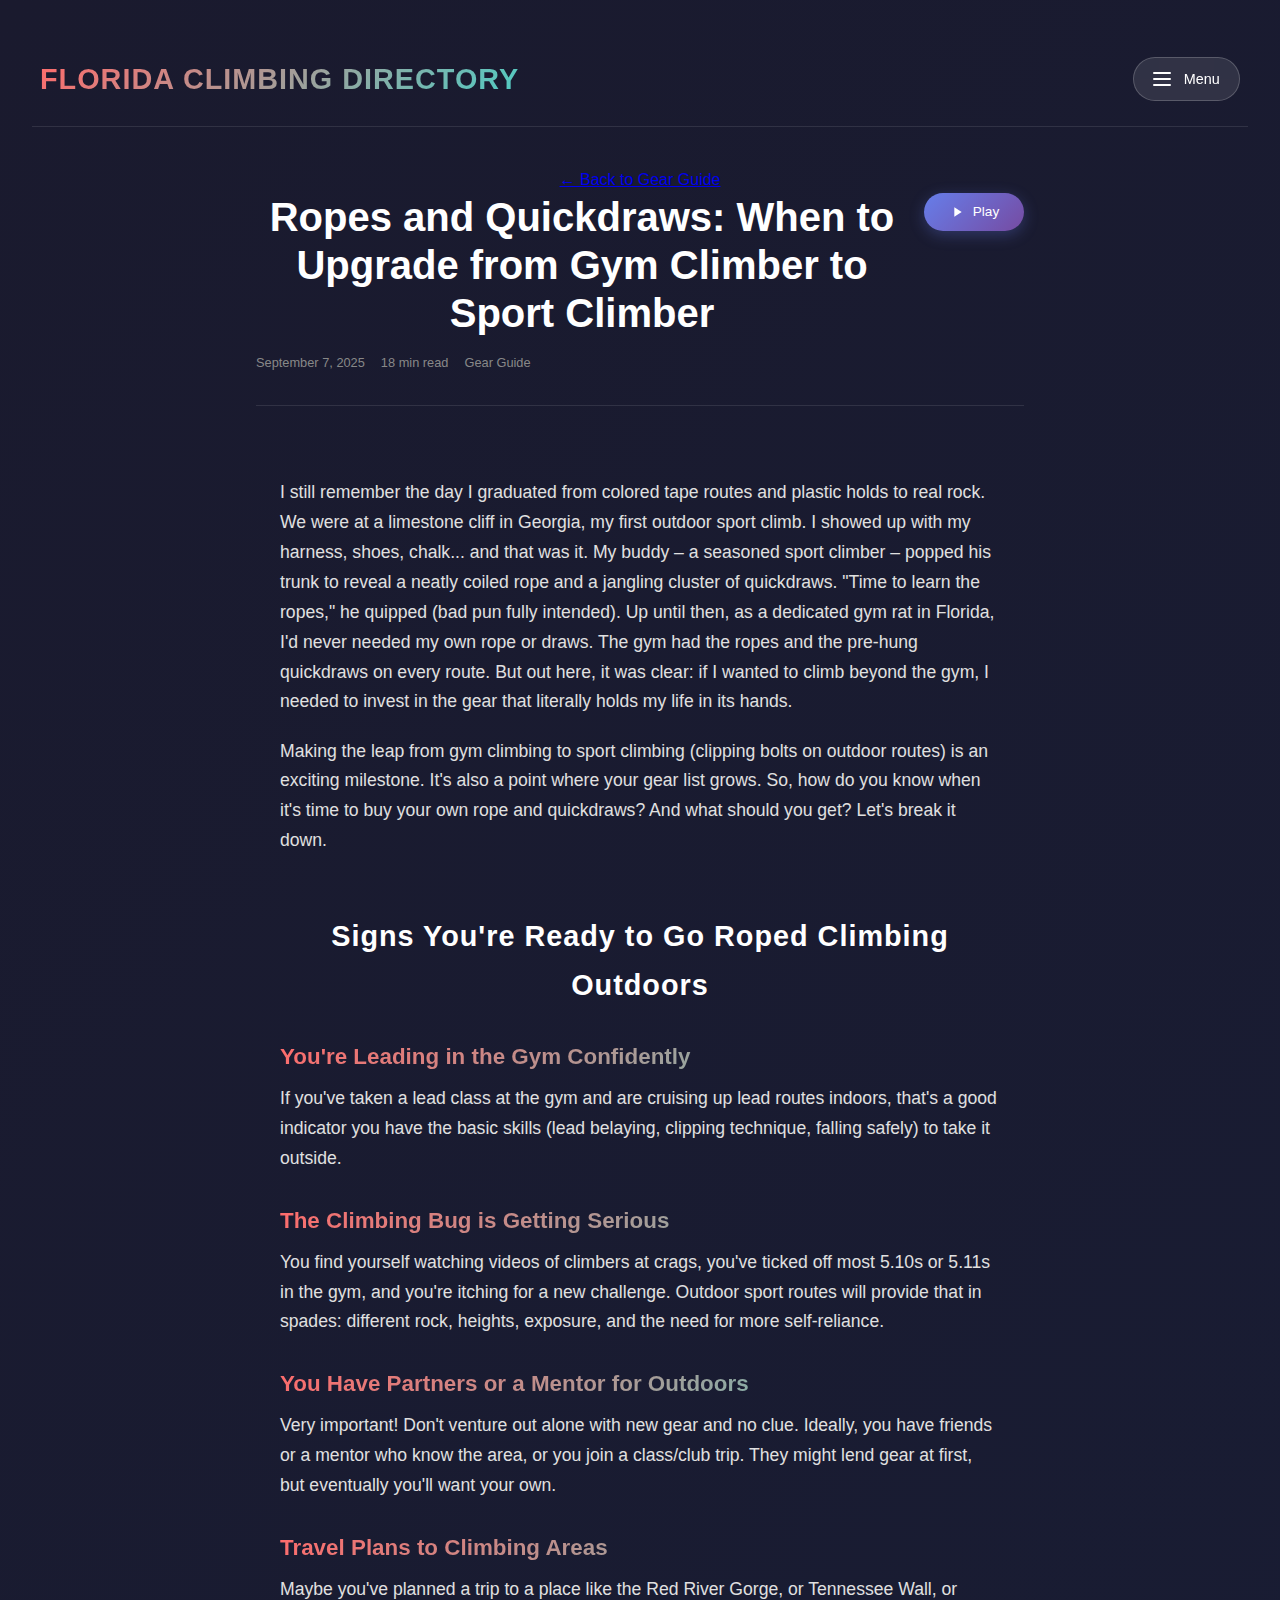
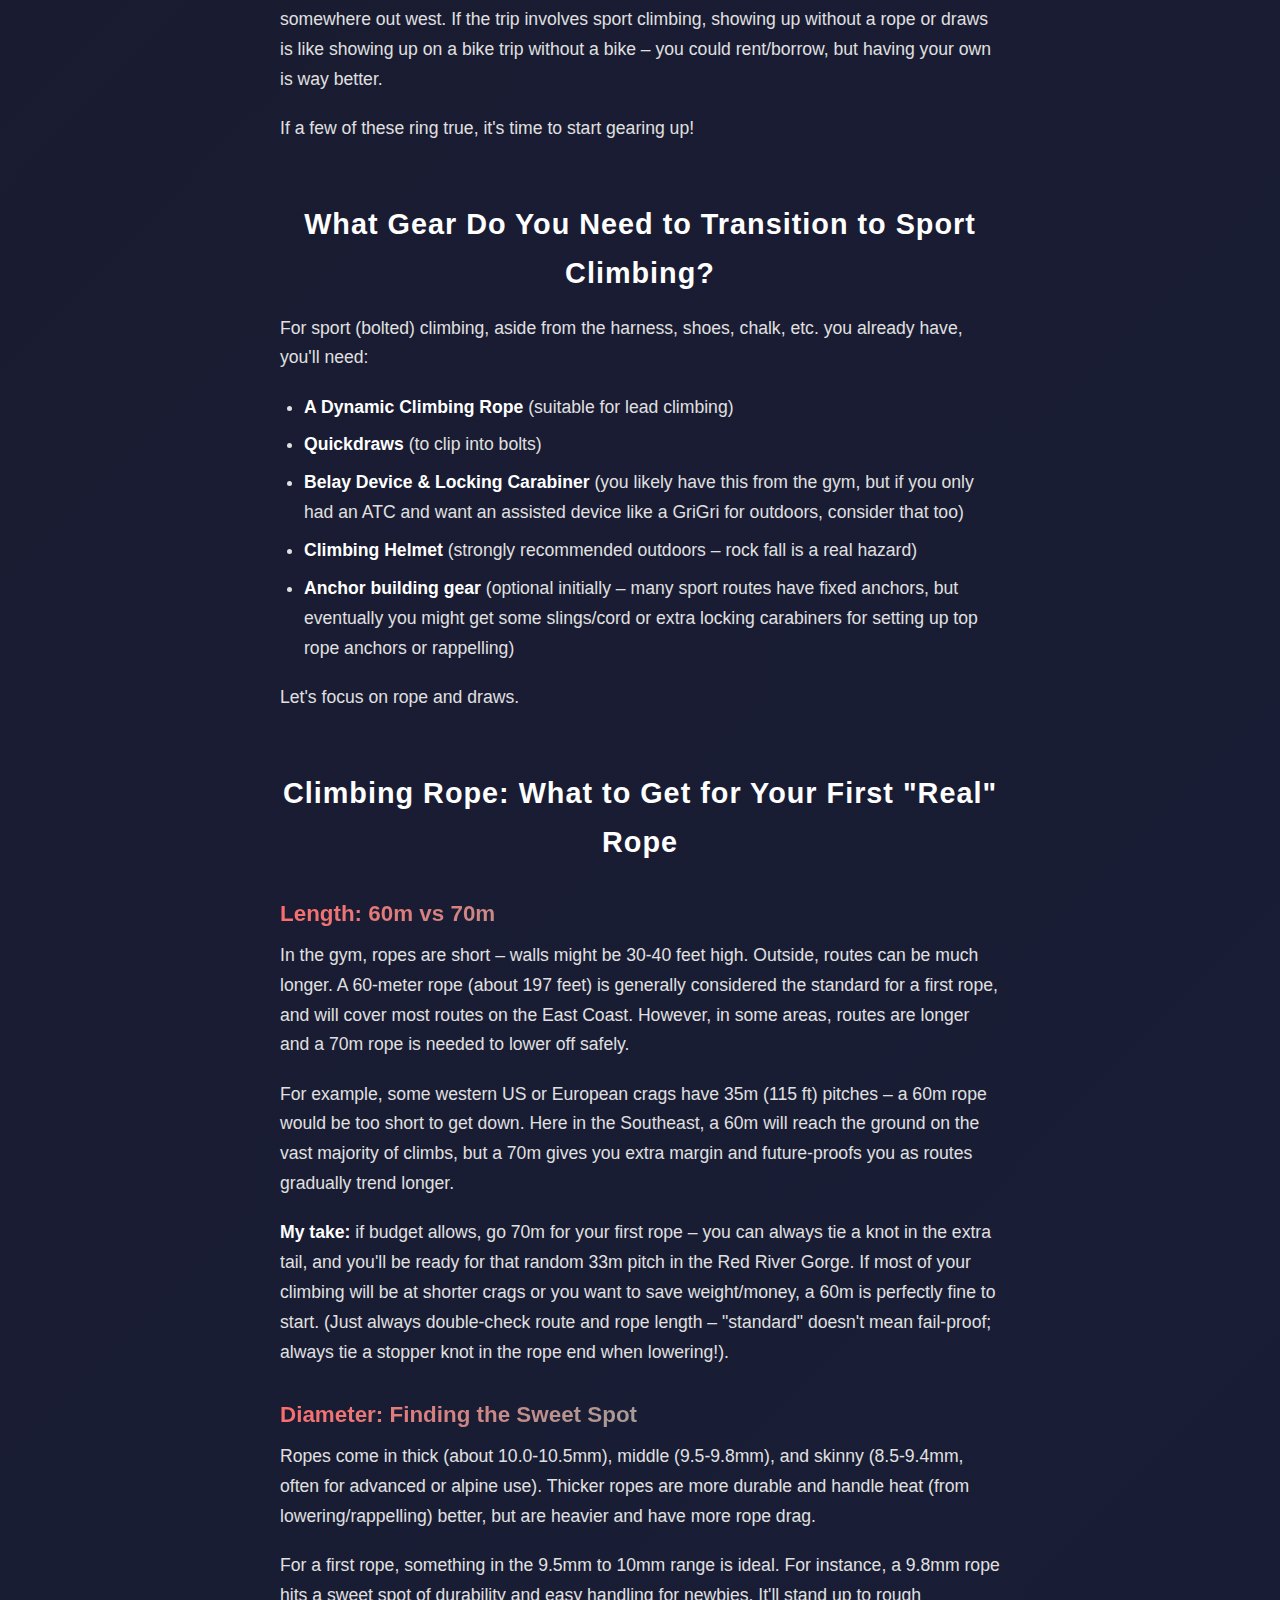
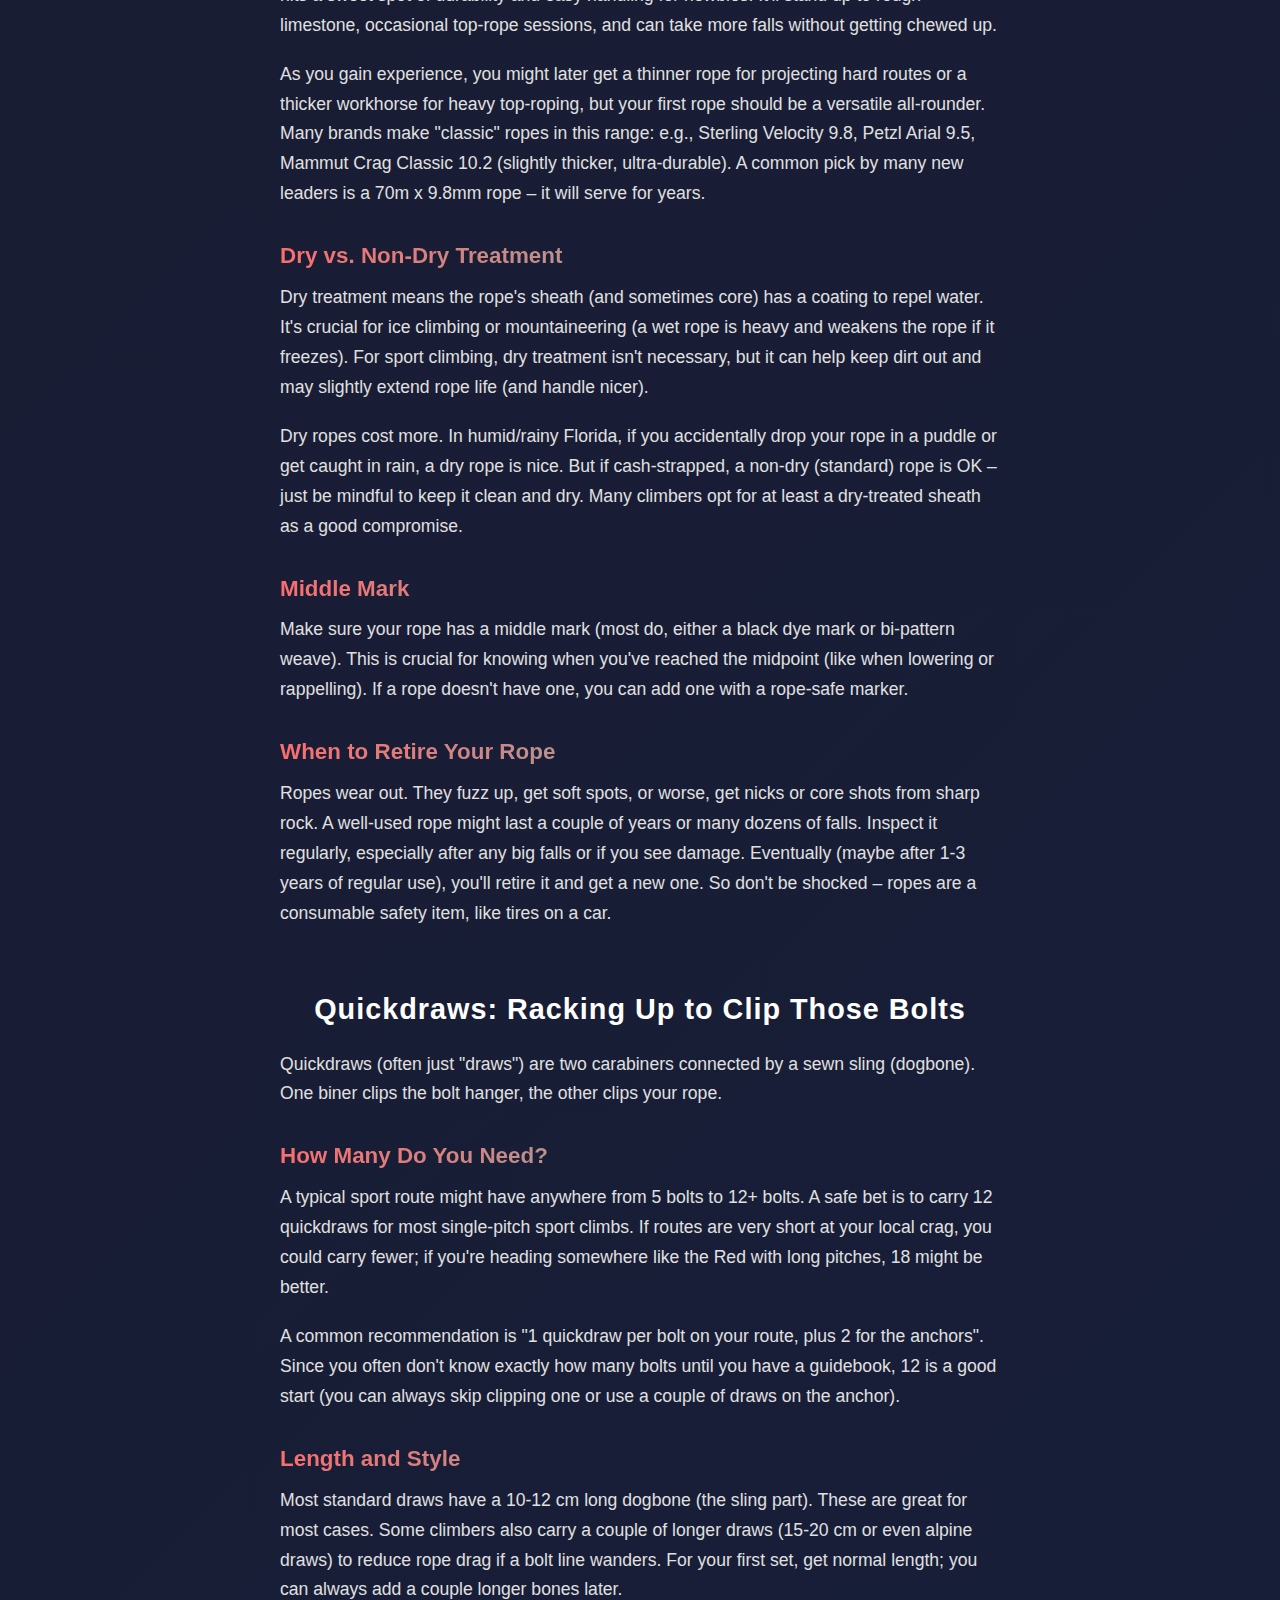
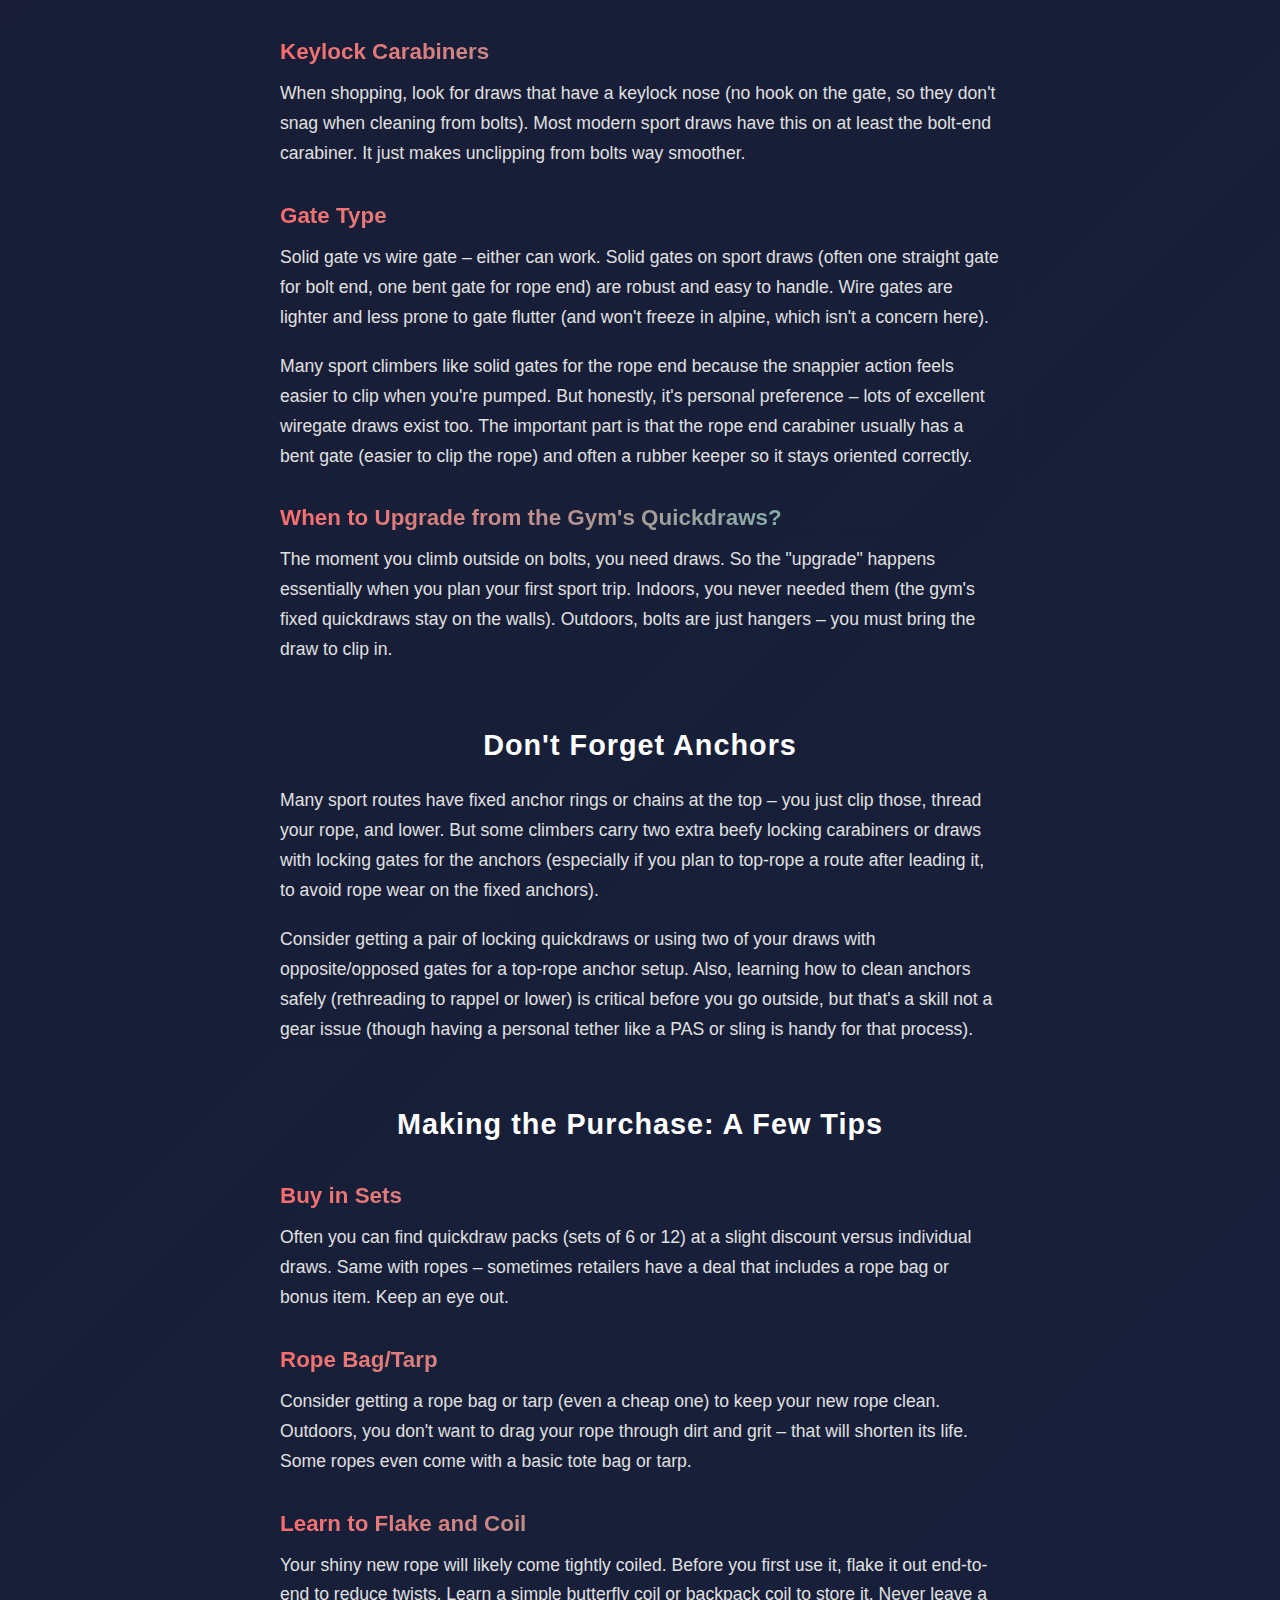
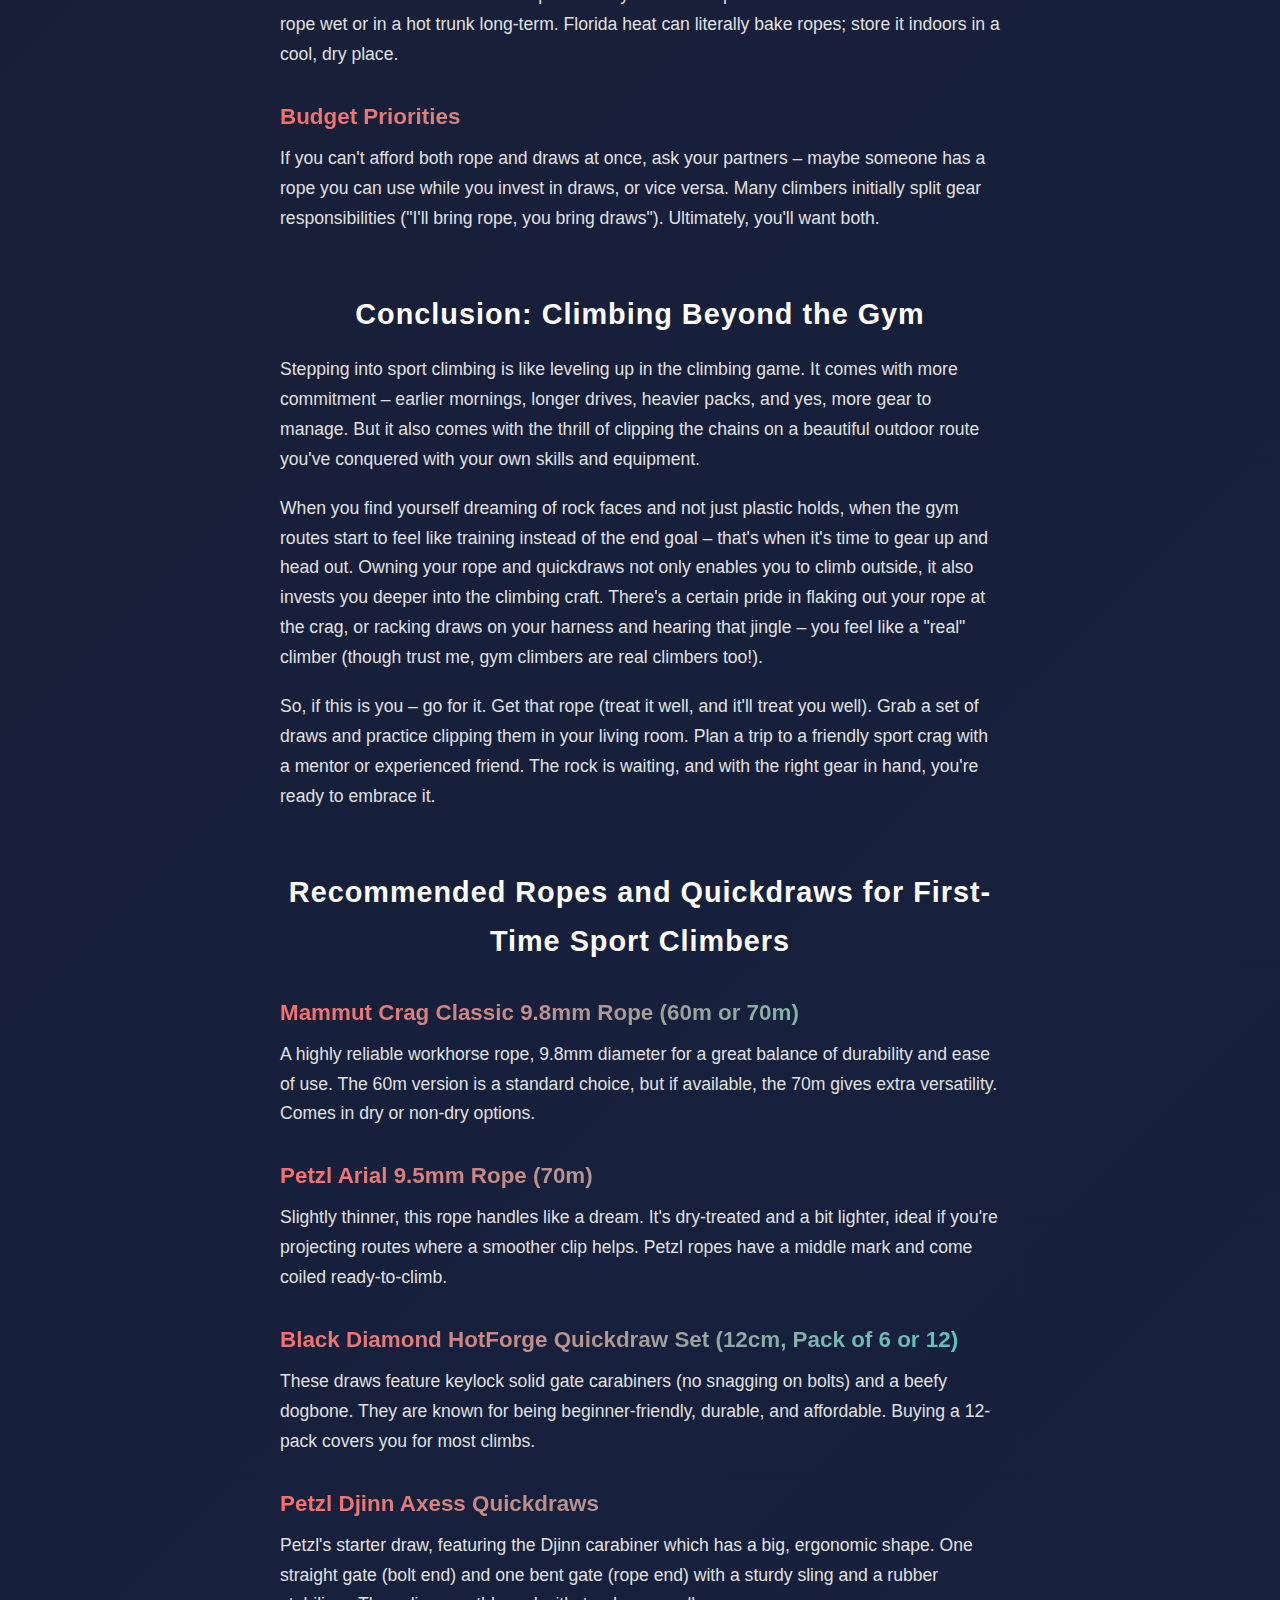
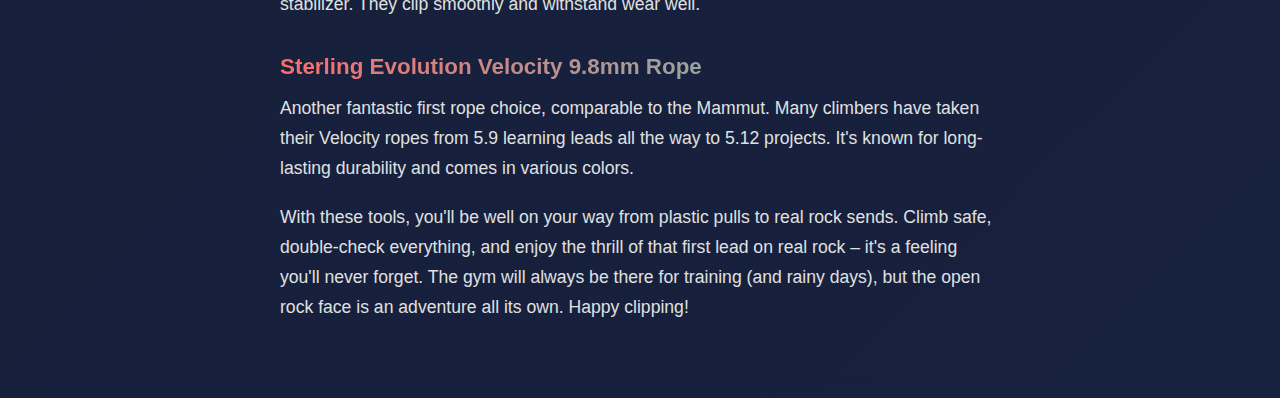
<file: gear-guide/ropes-quickdraws-guide.html>
<!DOCTYPE html>
<html lang="en">
<head>
    <meta charset="UTF-8">
    <meta name="viewport" content="width=device-width, initial-scale=1.0">
    <title>Ropes and Quickdraws: When to Upgrade from Gym Climber to Sport Climber | Florida Climbing Guide 2025</title>
    <meta name="description" content="Ready to climb outside? Learn when to buy your first rope and quickdraws, what length and diameter to choose, and how to transition from gym climbing to outdoor sport climbing. Complete guide for Florida climbers.">
    <meta name="keywords" content="climbing rope guide, quickdraws guide, sport climbing gear, outdoor climbing Florida, first climbing rope, when to buy rope, climbing gear transition, sport climbing equipment">
    <meta name="author" content="Florida Climbing Scene">
    
    <!-- Open Graph / Facebook -->
    <meta property="og:type" content="article">
    <meta property="og:url" content="https://floridaclimbingscene.com/gear-guide/ropes-quickdraws-guide">
    <meta property="og:title" content="Ropes and Quickdraws: When to Upgrade from Gym Climber to Sport Climber">
    <meta property="og:description" content="Complete guide to buying your first rope and quickdraws for outdoor climbing. Learn rope length, diameter, and quickdraw selection for Florida sport climbers.">
    <meta property="og:image" content="https://floridaclimbingscene.com/images/ropes-quickdraws-guide.jpg">
    <meta property="og:site_name" content="Florida Climbing Scene">
    
    <!-- Twitter Card -->
    <meta name="twitter:card" content="summary_large_image">
    <meta name="twitter:title" content="Ropes and Quickdraws: When to Upgrade from Gym Climber to Sport Climber">
    <meta name="twitter:description" content="Complete guide to buying your first rope and quickdraws for outdoor climbing in Florida.">
    <meta name="twitter:image" content="https://floridaclimbingscene.com/images/ropes-quickdraws-guide.jpg">
    
    <!-- Article Meta Tags -->
    <meta property="article:author" content="Florida Climbing Scene">
    <meta property="article:published_time" content="2025-09-07">
    <meta property="article:modified_time" content="2025-09-07">
    <meta property="article:section" content="Gear Guide">
    <meta property="article:tag" content="climbing rope">
    <meta property="article:tag" content="quickdraws">
    <meta property="article:tag" content="sport climbing">
    <meta property="article:tag" content="outdoor climbing">
    <meta property="article:tag" content="Florida climbing">
    
    <link rel="canonical" href="https://floridaclimbingscene.com/gear-guide/ropes-quickdraws-guide">
    
    <!-- Google tag (gtag.js) -->
    <script async src="https://www.googletagmanager.com/gtag/js?id=G-NQ9JL63TB4"></script>
    <script>
      window.dataLayer = window.dataLayer || [];
      function gtag(){dataLayer.push(arguments);}
      gtag('js', new Date());

      gtag('config', 'G-NQ9JL63TB4');
    </script>
    <link rel="stylesheet" href="../styles.css">
    <link rel="stylesheet" href="../blog-styles.css">
    
    <!-- Structured Data -->
    <script type="application/ld+json">
    {
      "@context": "https://schema.org",
      "@type": "Article",
      "headline": "Ropes and Quickdraws: When to Upgrade from Gym Climber to Sport Climber",
      "description": "Complete guide to buying your first rope and quickdraws for outdoor climbing. Learn rope length, diameter, and quickdraw selection for Florida sport climbers.",
      "author": {
        "@type": "Organization",
        "name": "Florida Climbing Scene"
      },
      "publisher": {
        "@type": "Organization",
        "name": "Florida Climbing Scene",
        "logo": {
          "@type": "ImageObject",
          "url": "https://floridaclimbingscene.com/logo.png"
        }
      },
      "datePublished": "2025-09-07",
      "dateModified": "2025-09-07",
      "mainEntityOfPage": {
        "@type": "WebPage",
        "@id": "https://floridaclimbingscene.com/gear-guide/ropes-quickdraws-guide"
      },
      "image": {
        "@type": "ImageObject",
        "url": "https://floridaclimbingscene.com/images/ropes-quickdraws-guide.jpg",
        "width": 1200,
        "height": 630
      },
      "keywords": ["climbing rope", "quickdraws", "sport climbing", "outdoor climbing", "Florida climbing"],
      "wordCount": "4500",
      "inLanguage": "en-US"
    }
    </script>
</head>
<body>
    <div class="container">
        <nav class="main-nav">
            <div class="nav-content">
                <h1><a href="../index.html" class="nav-logo">FLORIDA CLIMBING DIRECTORY</a></h1>
                <div class="nav-menu">
                    <button class="menu-toggle" id="menuToggle">
                        <span class="menu-icon">
                            <span></span>
                            <span></span>
                            <span></span>
                        </span>
                        <span class="menu-text">Menu</span>
                    </button>
                    <div class="menu-dropdown" id="menuDropdown">
                        <a href="../index.html" class="menu-item">🏢 Gym Directory</a>
                        <a href="../gear-guide.html" class="menu-item">🧗‍♂️ Gear Guide</a>
                        <a href="#" class="menu-item disabled">🗺️ Routes (Coming Soon)</a>
                        <a href="#" class="menu-item disabled">📅 Events (Coming Soon)</a>
                    </div>
                </div>
            </div>
        </nav>

        <main class="blog-container">
            <article class="blog-post">
                <header class="blog-header">
                    <div class="blog-breadcrumbs">
                        <a href="../gear-guide.html">← Back to Gear Guide</a>
                    </div>
                    <div class="blog-title-row">
                        <h1>Ropes and Quickdraws: When to Upgrade from Gym Climber to Sport Climber</h1>
                        <div class="audio-controls">
                            <button class="audio-play-btn" id="audioPlayBtn" title="Listen to this article">
                                <svg class="play-icon" viewBox="0 0 24 24" fill="currentColor">
                                    <path d="M8 5v14l11-7z"/>
                                </svg>
                                <svg class="pause-icon" viewBox="0 0 24 24" fill="currentColor" style="display: none;">
                                    <path d="M6 19h4V5H6v14zm8-14v14h4V5h-4z"/>
                                </svg>
                                <span class="audio-status">Play</span>
                            </button>
                        </div>
                    </div>
                    <div class="blog-meta">
                        <span class="blog-date">September 7, 2025</span>
                        <span class="blog-read-time">18 min read</span>
                        <span class="blog-category">Gear Guide</span>
                    </div>
                </header>

                <div class="blog-content">
                    <p class="blog-intro">I still remember the day I graduated from colored tape routes and plastic holds to real rock. We were at a limestone cliff in Georgia, my first outdoor sport climb. I showed up with my harness, shoes, chalk... and that was it. My buddy – a seasoned sport climber – popped his trunk to reveal a neatly coiled rope and a jangling cluster of quickdraws. "Time to learn the ropes," he quipped (bad pun fully intended). Up until then, as a dedicated gym rat in Florida, I'd never needed my own rope or draws. The gym had the ropes and the pre-hung quickdraws on every route. But out here, it was clear: if I wanted to climb beyond the gym, I needed to invest in the gear that literally holds my life in its hands.</p>

                    <p>Making the leap from gym climbing to sport climbing (clipping bolts on outdoor routes) is an exciting milestone. It's also a point where your gear list grows. So, how do you know when it's time to buy your own rope and quickdraws? And what should you get? Let's break it down.</p>

                    <h2>Signs You're Ready to Go Roped Climbing Outdoors</h2>

                    <h3>You're Leading in the Gym Confidently</h3>
                    <p>If you've taken a lead class at the gym and are cruising up lead routes indoors, that's a good indicator you have the basic skills (lead belaying, clipping technique, falling safely) to take it outside.</p>

                    <h3>The Climbing Bug is Getting Serious</h3>
                    <p>You find yourself watching videos of climbers at crags, you've ticked off most 5.10s or 5.11s in the gym, and you're itching for a new challenge. Outdoor sport routes will provide that in spades: different rock, heights, exposure, and the need for more self-reliance.</p>

                    <h3>You Have Partners or a Mentor for Outdoors</h3>
                    <p>Very important! Don't venture out alone with new gear and no clue. Ideally, you have friends or a mentor who know the area, or you join a class/club trip. They might lend gear at first, but eventually you'll want your own.</p>

                    <h3>Travel Plans to Climbing Areas</h3>
                    <p>Maybe you've planned a trip to a place like the Red River Gorge, or Tennessee Wall, or somewhere out west. If the trip involves sport climbing, showing up without a rope or draws is like showing up on a bike trip without a bike – you could rent/borrow, but having your own is way better.</p>

                    <p>If a few of these ring true, it's time to start gearing up!</p>

                    <h2>What Gear Do You Need to Transition to Sport Climbing?</h2>

                    <p>For sport (bolted) climbing, aside from the harness, shoes, chalk, etc. you already have, you'll need:</p>
                    <ul>
                        <li><strong>A Dynamic Climbing Rope</strong> (suitable for lead climbing)</li>
                        <li><strong>Quickdraws</strong> (to clip into bolts)</li>
                        <li><strong>Belay Device & Locking Carabiner</strong> (you likely have this from the gym, but if you only had an ATC and want an assisted device like a GriGri for outdoors, consider that too)</li>
                        <li><strong>Climbing Helmet</strong> (strongly recommended outdoors – rock fall is a real hazard)</li>
                        <li><strong>Anchor building gear</strong> (optional initially – many sport routes have fixed anchors, but eventually you might get some slings/cord or extra locking carabiners for setting up top rope anchors or rappelling)</li>
                    </ul>

                    <p>Let's focus on rope and draws.</p>

                    <h2>Climbing Rope: What to Get for Your First "Real" Rope</h2>

                    <h3>Length: 60m vs 70m</h3>
                    <p>In the gym, ropes are short – walls might be 30-40 feet high. Outside, routes can be much longer. A 60-meter rope (about 197 feet) is generally considered the standard for a first rope, and will cover most routes on the East Coast. However, in some areas, routes are longer and a 70m rope is needed to lower off safely.</p>

                    <p>For example, some western US or European crags have 35m (115 ft) pitches – a 60m rope would be too short to get down. Here in the Southeast, a 60m will reach the ground on the vast majority of climbs, but a 70m gives you extra margin and future-proofs you as routes gradually trend longer.</p>

                    <p><strong>My take:</strong> if budget allows, go 70m for your first rope – you can always tie a knot in the extra tail, and you'll be ready for that random 33m pitch in the Red River Gorge. If most of your climbing will be at shorter crags or you want to save weight/money, a 60m is perfectly fine to start. (Just always double-check route and rope length – "standard" doesn't mean fail-proof; always tie a stopper knot in the rope end when lowering!).</p>

                    <h3>Diameter: Finding the Sweet Spot</h3>
                    <p>Ropes come in thick (about 10.0-10.5mm), middle (9.5-9.8mm), and skinny (8.5-9.4mm, often for advanced or alpine use). Thicker ropes are more durable and handle heat (from lowering/rappelling) better, but are heavier and have more rope drag.</p>

                    <p>For a first rope, something in the 9.5mm to 10mm range is ideal. For instance, a 9.8mm rope hits a sweet spot of durability and easy handling for newbies. It'll stand up to rough limestone, occasional top-rope sessions, and can take more falls without getting chewed up.</p>

                    <p>As you gain experience, you might later get a thinner rope for projecting hard routes or a thicker workhorse for heavy top-roping, but your first rope should be a versatile all-rounder. Many brands make "classic" ropes in this range: e.g., Sterling Velocity 9.8, Petzl Arial 9.5, Mammut Crag Classic 10.2 (slightly thicker, ultra-durable). A common pick by many new leaders is a 70m x 9.8mm rope – it will serve for years.</p>

                    <h3>Dry vs. Non-Dry Treatment</h3>
                    <p>Dry treatment means the rope's sheath (and sometimes core) has a coating to repel water. It's crucial for ice climbing or mountaineering (a wet rope is heavy and weakens the rope if it freezes). For sport climbing, dry treatment isn't necessary, but it can help keep dirt out and may slightly extend rope life (and handle nicer).</p>

                    <p>Dry ropes cost more. In humid/rainy Florida, if you accidentally drop your rope in a puddle or get caught in rain, a dry rope is nice. But if cash-strapped, a non-dry (standard) rope is OK – just be mindful to keep it clean and dry. Many climbers opt for at least a dry-treated sheath as a good compromise.</p>

                    <h3>Middle Mark</h3>
                    <p>Make sure your rope has a middle mark (most do, either a black dye mark or bi-pattern weave). This is crucial for knowing when you've reached the midpoint (like when lowering or rappelling). If a rope doesn't have one, you can add one with a rope-safe marker.</p>

                    <h3>When to Retire Your Rope</h3>
                    <p>Ropes wear out. They fuzz up, get soft spots, or worse, get nicks or core shots from sharp rock. A well-used rope might last a couple of years or many dozens of falls. Inspect it regularly, especially after any big falls or if you see damage. Eventually (maybe after 1-3 years of regular use), you'll retire it and get a new one. So don't be shocked – ropes are a consumable safety item, like tires on a car.</p>

                    <h2>Quickdraws: Racking Up to Clip Those Bolts</h2>

                    <p>Quickdraws (often just "draws") are two carabiners connected by a sewn sling (dogbone). One biner clips the bolt hanger, the other clips your rope.</p>

                    <h3>How Many Do You Need?</h3>
                    <p>A typical sport route might have anywhere from 5 bolts to 12+ bolts. A safe bet is to carry 12 quickdraws for most single-pitch sport climbs. If routes are very short at your local crag, you could carry fewer; if you're heading somewhere like the Red with long pitches, 18 might be better.</p>

                    <p>A common recommendation is "1 quickdraw per bolt on your route, plus 2 for the anchors". Since you often don't know exactly how many bolts until you have a guidebook, 12 is a good start (you can always skip clipping one or use a couple of draws on the anchor).</p>

                    <h3>Length and Style</h3>
                    <p>Most standard draws have a 10-12 cm long dogbone (the sling part). These are great for most cases. Some climbers also carry a couple of longer draws (15-20 cm or even alpine draws) to reduce rope drag if a bolt line wanders. For your first set, get normal length; you can always add a couple longer bones later.</p>

                    <h3>Keylock Carabiners</h3>
                    <p>When shopping, look for draws that have a keylock nose (no hook on the gate, so they don't snag when cleaning from bolts). Most modern sport draws have this on at least the bolt-end carabiner. It just makes unclipping from bolts way smoother.</p>

                    <h3>Gate Type</h3>
                    <p>Solid gate vs wire gate – either can work. Solid gates on sport draws (often one straight gate for bolt end, one bent gate for rope end) are robust and easy to handle. Wire gates are lighter and less prone to gate flutter (and won't freeze in alpine, which isn't a concern here).</p>

                    <p>Many sport climbers like solid gates for the rope end because the snappier action feels easier to clip when you're pumped. But honestly, it's personal preference – lots of excellent wiregate draws exist too. The important part is that the rope end carabiner usually has a bent gate (easier to clip the rope) and often a rubber keeper so it stays oriented correctly.</p>

                    <h3>When to Upgrade from the Gym's Quickdraws?</h3>
                    <p>The moment you climb outside on bolts, you need draws. So the "upgrade" happens essentially when you plan your first sport trip. Indoors, you never needed them (the gym's fixed quickdraws stay on the walls). Outdoors, bolts are just hangers – you must bring the draw to clip in.</p>

                    <h2>Don't Forget Anchors</h2>
                    <p>Many sport routes have fixed anchor rings or chains at the top – you just clip those, thread your rope, and lower. But some climbers carry two extra beefy locking carabiners or draws with locking gates for the anchors (especially if you plan to top-rope a route after leading it, to avoid rope wear on the fixed anchors).</p>

                    <p>Consider getting a pair of locking quickdraws or using two of your draws with opposite/opposed gates for a top-rope anchor setup. Also, learning how to clean anchors safely (rethreading to rappel or lower) is critical before you go outside, but that's a skill not a gear issue (though having a personal tether like a PAS or sling is handy for that process).</p>

                    <h2>Making the Purchase: A Few Tips</h2>

                    <h3>Buy in Sets</h3>
                    <p>Often you can find quickdraw packs (sets of 6 or 12) at a slight discount versus individual draws. Same with ropes – sometimes retailers have a deal that includes a rope bag or bonus item. Keep an eye out.</p>

                    <h3>Rope Bag/Tarp</h3>
                    <p>Consider getting a rope bag or tarp (even a cheap one) to keep your new rope clean. Outdoors, you don't want to drag your rope through dirt and grit – that will shorten its life. Some ropes even come with a basic tote bag or tarp.</p>

                    <h3>Learn to Flake and Coil</h3>
                    <p>Your shiny new rope will likely come tightly coiled. Before you first use it, flake it out end-to-end to reduce twists. Learn a simple butterfly coil or backpack coil to store it. Never leave a rope wet or in a hot trunk long-term. Florida heat can literally bake ropes; store it indoors in a cool, dry place.</p>

                    <h3>Budget Priorities</h3>
                    <p>If you can't afford both rope and draws at once, ask your partners – maybe someone has a rope you can use while you invest in draws, or vice versa. Many climbers initially split gear responsibilities ("I'll bring rope, you bring draws"). Ultimately, you'll want both.</p>

                    <h2>Conclusion: Climbing Beyond the Gym</h2>

                    <p>Stepping into sport climbing is like leveling up in the climbing game. It comes with more commitment – earlier mornings, longer drives, heavier packs, and yes, more gear to manage. But it also comes with the thrill of clipping the chains on a beautiful outdoor route you've conquered with your own skills and equipment.</p>

                    <p>When you find yourself dreaming of rock faces and not just plastic holds, when the gym routes start to feel like training instead of the end goal – that's when it's time to gear up and head out. Owning your rope and quickdraws not only enables you to climb outside, it also invests you deeper into the climbing craft. There's a certain pride in flaking out your rope at the crag, or racking draws on your harness and hearing that jingle – you feel like a "real" climber (though trust me, gym climbers are real climbers too!).</p>

                    <p>So, if this is you – go for it. Get that rope (treat it well, and it'll treat you well). Grab a set of draws and practice clipping them in your living room. Plan a trip to a friendly sport crag with a mentor or experienced friend. The rock is waiting, and with the right gear in hand, you're ready to embrace it.</p>

                    <h2>Recommended Ropes and Quickdraws for First-Time Sport Climbers</h2>

                    <div class="gear-recommendations">
                        <div class="gear-item">
                            <h3>Mammut Crag Classic 9.8mm Rope (60m or 70m)</h3>
                            <p>A highly reliable workhorse rope, 9.8mm diameter for a great balance of durability and ease of use. The 60m version is a standard choice, but if available, the 70m gives extra versatility. Comes in dry or non-dry options.</p>
                        </div>

                        <div class="gear-item">
                            <h3>Petzl Arial 9.5mm Rope (70m)</h3>
                            <p>Slightly thinner, this rope handles like a dream. It's dry-treated and a bit lighter, ideal if you're projecting routes where a smoother clip helps. Petzl ropes have a middle mark and come coiled ready-to-climb.</p>
                        </div>

                        <div class="gear-item">
                            <h3>Black Diamond HotForge Quickdraw Set (12cm, Pack of 6 or 12)</h3>
                            <p>These draws feature keylock solid gate carabiners (no snagging on bolts) and a beefy dogbone. They are known for being beginner-friendly, durable, and affordable. Buying a 12-pack covers you for most climbs.</p>
                        </div>

                        <div class="gear-item">
                            <h3>Petzl Djinn Axess Quickdraws</h3>
                            <p>Petzl's starter draw, featuring the Djinn carabiner which has a big, ergonomic shape. One straight gate (bolt end) and one bent gate (rope end) with a sturdy sling and a rubber stabilizer. They clip smoothly and withstand wear well.</p>
                        </div>

                        <div class="gear-item">
                            <h3>Sterling Evolution Velocity 9.8mm Rope</h3>
                            <p>Another fantastic first rope choice, comparable to the Mammut. Many climbers have taken their Velocity ropes from 5.9 learning leads all the way to 5.12 projects. It's known for long-lasting durability and comes in various colors.</p>
                        </div>
                    </div>

                    <p class="blog-conclusion">With these tools, you'll be well on your way from plastic pulls to real rock sends. Climb safe, double-check everything, and enjoy the thrill of that first lead on real rock – it's a feeling you'll never forget. The gym will always be there for training (and rainy days), but the open rock face is an adventure all its own. Happy clipping!</p>
                </div>
            </article>
        </main>
    </div>

    <script>
        // Menu toggle functionality
        const menuToggle = document.getElementById('menuToggle');
        const menuDropdown = document.getElementById('menuDropdown');

        menuToggle.addEventListener('click', () => {
            menuDropdown.classList.toggle('active');
            menuToggle.classList.toggle('active');
        });

        // Close menu when clicking outside
        document.addEventListener('click', (e) => {
            if (!menuToggle.contains(e.target) && !menuDropdown.contains(e.target)) {
                menuDropdown.classList.remove('active');
                menuToggle.classList.remove('active');
            }
        });

        // Google Analytics
        document.addEventListener('DOMContentLoaded', function() {
            gtag('config', 'G-NQ9JL63TB4', {
                page_title: 'Ropes and Quickdraws Guide - Florida Climbing Scene',
                page_location: window.location.href
            });

            // Initialize audio player
            const audioPlayer = new BlogAudioPlayer();
        });
        
        // BlogAudioPlayer Class
        class BlogAudioPlayer {
            constructor() {
                this.isPlaying = false;
                this.synthesis = window.speechSynthesis;
                this.utterance = null;
                this.button = document.getElementById('audioPlayBtn');
                this.playIcon = this.button.querySelector('.play-icon');
                this.pauseIcon = this.button.querySelector('.pause-icon');
                this.status = this.button.querySelector('.audio-status');
                
                this.button.addEventListener('click', () => this.toggleAudio());
                
                // Handle synthesis events
                this.synthesis.addEventListener('voiceschanged', () => this.setupVoice());
            }
            
            setupVoice() {
                const voices = this.synthesis.getVoices();
                this.voice = voices.find(voice => voice.lang.startsWith('en')) || voices[0];
            }
            
            toggleAudio() {
                if (this.isPlaying) {
                    this.pauseAudio();
                } else {
                    this.playAudio();
                }
            }
            
            playAudio() {
                if (this.synthesis.paused) {
                    this.synthesis.resume();
                } else {
                    const content = this.extractTextContent();
                    this.utterance = new SpeechSynthesisUtterance(content);
                    this.utterance.voice = this.voice;
                    this.utterance.rate = 1.0;
                    this.utterance.pitch = 1.0;
                    
                    this.utterance.onend = () => this.onAudioEnd();
                    this.utterance.onerror = () => this.onAudioEnd();
                    
                    this.synthesis.speak(this.utterance);
                }
                
                this.isPlaying = true;
                this.updateButtonState();
            }
            
            pauseAudio() {
                this.synthesis.pause();
                this.isPlaying = false;
                this.updateButtonState();
            }
            
            onAudioEnd() {
                this.isPlaying = false;
                this.updateButtonState();
            }
            
            updateButtonState() {
                if (this.isPlaying) {
                    this.playIcon.style.display = 'none';
                    this.pauseIcon.style.display = 'block';
                    this.status.textContent = 'Pause';
                } else {
                    this.playIcon.style.display = 'block';
                    this.pauseIcon.style.display = 'none';
                    this.status.textContent = 'Play';
                }
            }
            
            extractTextContent() {
                const article = document.querySelector('.blog-post');
                const title = document.querySelector('h1').textContent;
                const content = article.textContent
                    .replace(/Back to Gear Guide/g, '')
                    .replace(/Play/g, '')
                    .replace(/Pause/g, '')
                    .replace(/\s+/g, ' ')
                    .trim();
                
                return `${title}. ${content}`;
            }
        }
    </script>
</body>
</html>
</file>
<file: styles.css>
* {
    margin: 0;
    padding: 0;
    box-sizing: border-box;
}

body {
    font-family: -apple-system, BlinkMacSystemFont, 'Segoe UI', Roboto, sans-serif;
    background: linear-gradient(135deg, #1a1a2e 0%, #16213e 100%);
    color: #ffffff;
    min-height: 100vh;
    line-height: 1.6;
}

.container {
    max-width: 1400px;
    margin: 0 auto;
    padding: 2rem;
}

.main-nav {
    display: flex;
    justify-content: center;
    align-items: center;
    text-align: center;
    padding: 1.5rem 0;
    margin-bottom: 2.5rem;
    border-bottom: 1px solid rgba(255, 255, 255, 0.1);
}

.main-nav h1 {
    font-size: 1.8rem;
    font-weight: 700;
    letter-spacing: 1px;
    background: linear-gradient(135deg, #ff6b6b, #4ecdc4);
    -webkit-background-clip: text;
    -webkit-text-fill-color: transparent;
    background-clip: text;
    color: transparent;
    margin: 0;
}

.filter-nav {
    display: flex;
    justify-content: center;
    gap: 2rem;
    margin-bottom: 2rem;
    flex-wrap: wrap;
}

.filter-group {
    display: flex;
    align-items: center;
    gap: 0.5rem;
    flex-wrap: wrap;
}

.filter-label {
    font-size: 0.9rem;
    color: #b0b0b0;
    font-weight: 500;
    margin-right: 0.5rem;
}

.filter-btn {
    padding: 0.8rem 1.5rem;
    background: rgba(255, 255, 255, 0.1);
    border: 1px solid rgba(255, 255, 255, 0.2);
    color: #ffffff;
    cursor: pointer;
    border-radius: 25px;
    transition: all 0.3s ease;
    font-weight: 500;
}

.filter-btn:hover,
.filter-btn.active {
    background: #ff4757;
    border-color: #ff4757;
    transform: translateY(-2px);
}

main h2 {
    text-align: center;
    font-size: 1.6rem;
    margin-bottom: 2rem;
    color: #ffffff;
    letter-spacing: 1px;
}

.gym-grid {
    display: grid;
    grid-template-columns: repeat(auto-fit, minmax(350px, 1fr));
    gap: 2rem;
    margin-bottom: 3rem;
}

.gym-card {
    background: rgba(255, 255, 255, 0.05);
    border: 1px solid rgba(255, 255, 255, 0.1);
    border-radius: 15px;
    padding: 1.5rem;
    transition: all 0.3s ease;
    backdrop-filter: blur(10px);
}

.gym-card:hover {
    transform: translateY(-5px);
    border-color: rgba(255, 255, 255, 0.3);
    box-shadow: 0 10px 30px rgba(0, 0, 0, 0.3);
}

.gym-header {
    margin-bottom: 1rem;
}

.gym-name {
    font-size: 1.4rem;
    font-weight: 600;
    margin-bottom: 0.5rem;
    color: #ffffff;
}

.gym-location {
    color: #ff4757;
    font-weight: 500;
    display: flex;
    align-items: center;
    gap: 0.5rem;
}

.gym-location::before {
    content: "📍";
}

.gym-details {
    margin-bottom: 1.5rem;
}

.gym-address {
    color: #b0b0b0;
    font-size: 0.9rem;
    margin-bottom: 1rem;
}

.gym-contact {
    display: flex;
    flex-direction: column;
    gap: 0.5rem;
    margin-bottom: 1rem;
}

.contact-item {
    display: flex;
    align-items: center;
    gap: 0.5rem;
    font-size: 0.9rem;
}

.phone::before {
    content: "📞";
}

.website::before {
    content: "🌐";
}

.instagram::before {
    content: "📸";
}

.amenities {
    margin-bottom: 1rem;
}

.amenities-title {
    font-size: 0.9rem;
    color: #b0b0b0;
    margin-bottom: 0.5rem;
}

.amenities-tags {
    display: flex;
    flex-wrap: wrap;
    gap: 0.5rem;
}

.amenity-tag {
    background: rgba(78, 205, 196, 0.2);
    color: #4ecdc4;
    padding: 0.3rem 0.8rem;
    border-radius: 15px;
    font-size: 0.8rem;
    border: 1px solid rgba(78, 205, 196, 0.3);
}

.gym-actions {
    display: flex;
    gap: 0.5rem;
    flex-wrap: wrap;
}

.action-btn {
    padding: 0.6rem 1rem;
    border: none;
    border-radius: 8px;
    cursor: pointer;
    font-size: 0.9rem;
    font-weight: 500;
    text-decoration: none;
    display: inline-flex;
    align-items: center;
    gap: 0.5rem;
    transition: all 0.3s ease;
}

.website-btn {
    background: #ff4757;
    color: white;
    flex: 1;
}

.website-btn:hover {
    background: #ff3742;
    transform: translateY(-1px);
}

.instagram-btn {
    background: rgba(255, 255, 255, 0.1);
    color: #ffffff;
    border: 1px solid rgba(255, 255, 255, 0.2);
}

.instagram-btn:hover {
    background: rgba(255, 255, 255, 0.2);
}

.action-btn:disabled {
    opacity: 0.5;
    cursor: not-allowed;
}

@media (max-width: 768px) {
    .container {
        padding: 1rem;
    }
    
    header {
        min-height: 300px;
        margin-bottom: 2rem;
    }
    
    .main-nav h1 {
        font-size: 1.2rem;
        letter-spacing: 0.5px;
    }
    
    .main-nav {
        padding: 0.8rem 0;
        margin-bottom: 1rem;
    }
    
    .gym-grid {
        grid-template-columns: 1fr;
        gap: 1.5rem;
    }
    
    .filter-nav {
        gap: 1rem;
        flex-direction: column;
        margin-bottom: 1rem;
    }
    
    .filter-group {
        justify-content: center;
    }
    
    .filter-btn {
        padding: 0.6rem 1rem;
        font-size: 0.9rem;
    }
}
</file>
<file: blog-styles.css>
/* Blog-specific styles for Florida Climbing Directory */

/* Navigation updates for menu */
.nav-content {
    display: flex;
    justify-content: space-between;
    align-items: center;
    width: 100%;
    max-width: 1200px;
    margin: 0 auto;
}

.nav-logo {
    color: inherit;
    text-decoration: none;
}

.nav-logo:hover {
    color: inherit;
}

/* Menu System */
.nav-menu {
    position: relative;
}

.menu-toggle {
    display: flex;
    align-items: center;
    gap: 0.8rem;
    background: rgba(255, 255, 255, 0.1);
    border: 1px solid rgba(255, 255, 255, 0.2);
    color: #ffffff;
    cursor: pointer;
    padding: 0.8rem 1.2rem;
    border-radius: 25px;
    transition: all 0.3s ease;
    font-size: 0.9rem;
    backdrop-filter: blur(10px);
}

.menu-toggle:hover {
    background: rgba(255, 255, 255, 0.15);
    transform: translateY(-1px);
}

.menu-toggle.active {
    background: rgba(255, 71, 87, 0.2);
    border-color: #ff4757;
}

.menu-icon {
    display: flex;
    flex-direction: column;
    width: 18px;
    height: 14px;
    justify-content: space-between;
}

.menu-icon span {
    display: block;
    height: 2px;
    width: 100%;
    background: #ffffff;
    border-radius: 1px;
    transition: all 0.3s ease;
}

.menu-toggle.active .menu-icon span:nth-child(1) {
    transform: rotate(45deg) translate(5px, 5px);
}

.menu-toggle.active .menu-icon span:nth-child(2) {
    opacity: 0;
}

.menu-toggle.active .menu-icon span:nth-child(3) {
    transform: rotate(-45deg) translate(7px, -6px);
}

.menu-dropdown {
    position: absolute;
    top: calc(100% + 0.5rem);
    right: 0;
    background: rgba(26, 26, 46, 0.95);
    border: 1px solid rgba(255, 255, 255, 0.2);
    border-radius: 15px;
    min-width: 200px;
    backdrop-filter: blur(20px);
    opacity: 0;
    visibility: hidden;
    transform: translateY(-10px);
    transition: all 0.3s ease;
    z-index: 1000;
    overflow: hidden;
}

.menu-dropdown.active {
    opacity: 1;
    visibility: visible;
    transform: translateY(0);
}

.menu-item {
    display: flex;
    align-items: center;
    gap: 0.8rem;
    padding: 1rem 1.2rem;
    color: #ffffff;
    text-decoration: none;
    border-bottom: 1px solid rgba(255, 255, 255, 0.1);
    transition: all 0.2s ease;
    font-size: 0.9rem;
}

.menu-item:last-child {
    border-bottom: none;
}

.menu-item:hover {
    background: rgba(255, 255, 255, 0.1);
}

.menu-item.active {
    background: rgba(255, 71, 87, 0.2);
    color: #ff4757;
}

.menu-item.disabled {
    color: #666;
    cursor: not-allowed;
}

.menu-item.disabled:hover {
    background: transparent;
}

.nav-tabs {
    display: flex;
    gap: 1.5rem;
}

.nav-tab {
    background: none;
    border: none;
    color: #b0b0b0;
    cursor: pointer;
    padding: 0.5rem 1rem;
    border-radius: 20px;
    transition: all 0.3s ease;
    font-size: 0.9rem;
    text-decoration: none;
}

.nav-tab:hover,
.nav-tab.active {
    color: #ffffff;
    background: rgba(255, 255, 255, 0.1);
    transform: translateY(-1px);
}

/* Content sections */
.content-section {
    display: none;
}

.content-section.active {
    display: block;
}

/* Blog grid for gear guide */
.gear-guide-header {
    margin-bottom: 3rem;
}

.blog-grid {
    display: grid;
    grid-template-columns: repeat(auto-fit, minmax(350px, 1fr));
    gap: 2rem;
    margin-bottom: 3rem;
}

.blog-card {
    background: rgba(255, 255, 255, 0.05);
    border: 1px solid rgba(255, 255, 255, 0.1);
    border-radius: 15px;
    overflow: hidden;
    transition: all 0.3s ease;
    cursor: pointer;
    backdrop-filter: blur(10px);
}

.blog-card:hover {
    transform: translateY(-5px);
    background: rgba(255, 255, 255, 0.08);
    border-color: rgba(255, 255, 255, 0.2);
}

.blog-card.coming-soon {
    opacity: 0.6;
    cursor: default;
}

.blog-card.coming-soon:hover {
    transform: none;
    background: rgba(255, 255, 255, 0.05);
    border-color: rgba(255, 255, 255, 0.1);
}

.blog-image {
    height: 200px;
    background: linear-gradient(135deg, #ff6b6b, #4ecdc4);
    display: flex;
    align-items: center;
    justify-content: center;
    position: relative;
}

.blog-image-placeholder {
    font-size: 4rem;
    opacity: 0.8;
}

.blog-content {
    padding: 1.5rem;
}

.blog-content h3 {
    color: #ffffff;
    font-size: 1.2rem;
    margin-bottom: 0.8rem;
    line-height: 1.3;
}

.blog-excerpt {
    color: #b0b0b0;
    font-size: 0.9rem;
    line-height: 1.5;
    margin-bottom: 1rem;
}

.blog-meta {
    display: flex;
    gap: 1rem;
    font-size: 0.8rem;
    color: #888;
}

/* Individual blog post styles */
.blog-post {
    max-width: 800px;
    margin: 0 auto;
    padding: 0 1rem;
}

.blog-header {
    text-align: center;
    margin-bottom: 3rem;
    padding-bottom: 2rem;
    border-bottom: 1px solid rgba(255, 255, 255, 0.1);
}

.blog-header h1 {
    font-size: 2.5rem;
    color: #ffffff;
    margin-bottom: 1rem;
    line-height: 1.2;
}

.blog-content {
    font-size: 1.1rem;
    line-height: 1.7;
    color: #e0e0e0;
}

.blog-content .lead {
    font-size: 1.3rem;
    color: #ffffff;
    font-weight: 300;
    margin-bottom: 1.5rem;
    line-height: 1.6;
}

.blog-content h2 {
    color: #ffffff;
    font-size: 1.8rem;
    margin: 2.5rem 0 1rem 0;
    padding-top: 1rem;
}

.blog-content h3 {
    color: #ffffff;
    font-size: 1.4rem;
    margin: 2rem 0 0.8rem 0;
    background: linear-gradient(135deg, #ff6b6b, #4ecdc4);
    -webkit-background-clip: text;
    -webkit-text-fill-color: transparent;
    background-clip: text;
}

.blog-content h4 {
    color: #4ecdc4;
    font-size: 1.1rem;
    margin: 1.5rem 0 0.5rem 0;
}

.blog-content p {
    margin-bottom: 1.2rem;
}

.blog-content strong {
    color: #ffffff;
    font-weight: 600;
}

.blog-content ul {
    margin-left: 1.5rem;
    margin-bottom: 1.2rem;
}

.blog-content li {
    margin-bottom: 0.5rem;
}

/* Special styling for gear recommendations */
.gear-recommendation {
    background: rgba(255, 255, 255, 0.03);
    border: 1px solid rgba(76, 205, 196, 0.3);
    border-radius: 10px;
    padding: 1.5rem;
    margin: 2rem 0;
}

.gear-recommendation h4 {
    color: #4ecdc4;
    margin-top: 0;
}

.gear-recommendation ul {
    margin-left: 0;
    list-style: none;
}

.gear-recommendation li {
    padding-left: 1.5rem;
    position: relative;
}

.gear-recommendation li::before {
    content: "→";
    position: absolute;
    left: 0;
    color: #4ecdc4;
    font-weight: bold;
}

.gear-summary {
    background: linear-gradient(135deg, rgba(255, 107, 107, 0.1), rgba(76, 205, 196, 0.1));
    border: 1px solid rgba(255, 255, 255, 0.2);
    border-radius: 15px;
    padding: 2rem;
    margin: 2.5rem 0;
}

.gear-summary h3 {
    margin-top: 0;
    text-align: center;
}

.conclusion {
    font-size: 1.2rem;
    color: #ffffff;
    font-style: italic;
    text-align: center;
    padding: 2rem;
    background: rgba(255, 255, 255, 0.03);
    border-radius: 10px;
    margin: 2rem 0;
}

.blog-navigation {
    margin-top: 3rem;
    padding-top: 2rem;
    border-top: 1px solid rgba(255, 255, 255, 0.1);
}

.back-link {
    color: #4ecdc4;
    text-decoration: none;
    font-weight: 500;
    transition: color 0.3s ease;
}

.back-link:hover {
    color: #ffffff;
}

/* Mobile responsiveness */
@media (max-width: 768px) {
    .nav-content {
        flex-direction: row;
        justify-content: space-between;
    }
    
    .nav-content h1 {
        font-size: 1.2rem;
    }
    
    .menu-toggle {
        padding: 0.6rem 1rem;
        font-size: 0.8rem;
    }
    
    .menu-text {
        display: none;
    }
    
    .menu-dropdown {
        min-width: 180px;
        right: 0;
    }
    
    .menu-item {
        padding: 0.8rem 1rem;
        font-size: 0.85rem;
    }
    
    .nav-tabs {
        gap: 1rem;
    }
    
    .nav-tab {
        font-size: 0.8rem;
        padding: 0.4rem 0.8rem;
    }
    
    .blog-grid {
        grid-template-columns: 1fr;
        gap: 1.5rem;
    }
    
    .blog-header h1 {
        font-size: 2rem;
    }
    
    .blog-content {
        font-size: 1rem;
    }
    
    .blog-content .lead {
        font-size: 1.1rem;
    }
    
    .blog-content h2 {
        font-size: 1.5rem;
    }
    
    .blog-content h3 {
        font-size: 1.2rem;
    }
}

/* Audio Player Styles */
.blog-title-row {
    display: flex;
    align-items: flex-start;
    gap: 1rem;
    margin-bottom: 1rem;
}

.blog-title-row h1 {
    flex: 1;
    margin: 0;
}

.audio-controls {
    display: flex;
    gap: 0.5rem;
    flex-shrink: 0;
}

.audio-play-btn, .premium-audio-btn {
    display: flex;
    align-items: center;
    gap: 0.5rem;
    background: linear-gradient(135deg, #667eea, #764ba2);
    color: white;
    border: none;
    padding: 0.7rem 1.2rem;
    border-radius: 25px;
    cursor: pointer;
    font-size: 0.9rem;
    font-weight: 500;
    transition: all 0.3s ease;
    box-shadow: 0 4px 15px rgba(102, 126, 234, 0.3);
    min-width: 100px;
    justify-content: center;
    flex-shrink: 0;
}

.audio-play-btn:hover {
    transform: translateY(-2px);
    box-shadow: 0 6px 20px rgba(102, 126, 234, 0.4);
    background: linear-gradient(135deg, #5a67d8, #6b46c1);
}

.audio-play-btn:active {
    transform: translateY(-1px);
}

.audio-play-btn.playing {
    background: linear-gradient(135deg, #ff4757, #ff3742);
    box-shadow: 0 4px 15px rgba(255, 71, 87, 0.3);
}

.audio-play-btn.playing:hover {
    box-shadow: 0 6px 20px rgba(255, 71, 87, 0.4);
    background: linear-gradient(135deg, #ff3742, #ff2d42);
}

.premium-audio-btn {
    background: linear-gradient(135deg, #f093fb, #f5576c);
    min-width: 90px;
}

.premium-audio-btn:hover {
    background: linear-gradient(135deg, #e084fc, #f04569);
    box-shadow: 0 6px 20px rgba(240, 147, 251, 0.4);
}

.audio-play-btn svg {
    width: 16px;
    height: 16px;
    flex-shrink: 0;
}

.audio-status {
    font-size: 0.85rem;
    font-weight: 500;
}

/* Mobile responsiveness for audio button */
@media (max-width: 768px) {
    .blog-title-row {
        flex-direction: column;
        align-items: stretch;
        gap: 0.8rem;
    }
    
    .audio-play-btn {
        align-self: flex-start;
        min-width: 120px;
    }
}

@media (max-width: 480px) {
    .blog-title-row h1 {
        font-size: 1.8rem;
        line-height: 1.2;
    }
    
    .audio-play-btn {
        padding: 0.6rem 1rem;
        font-size: 0.85rem;
    }
}
</file>
